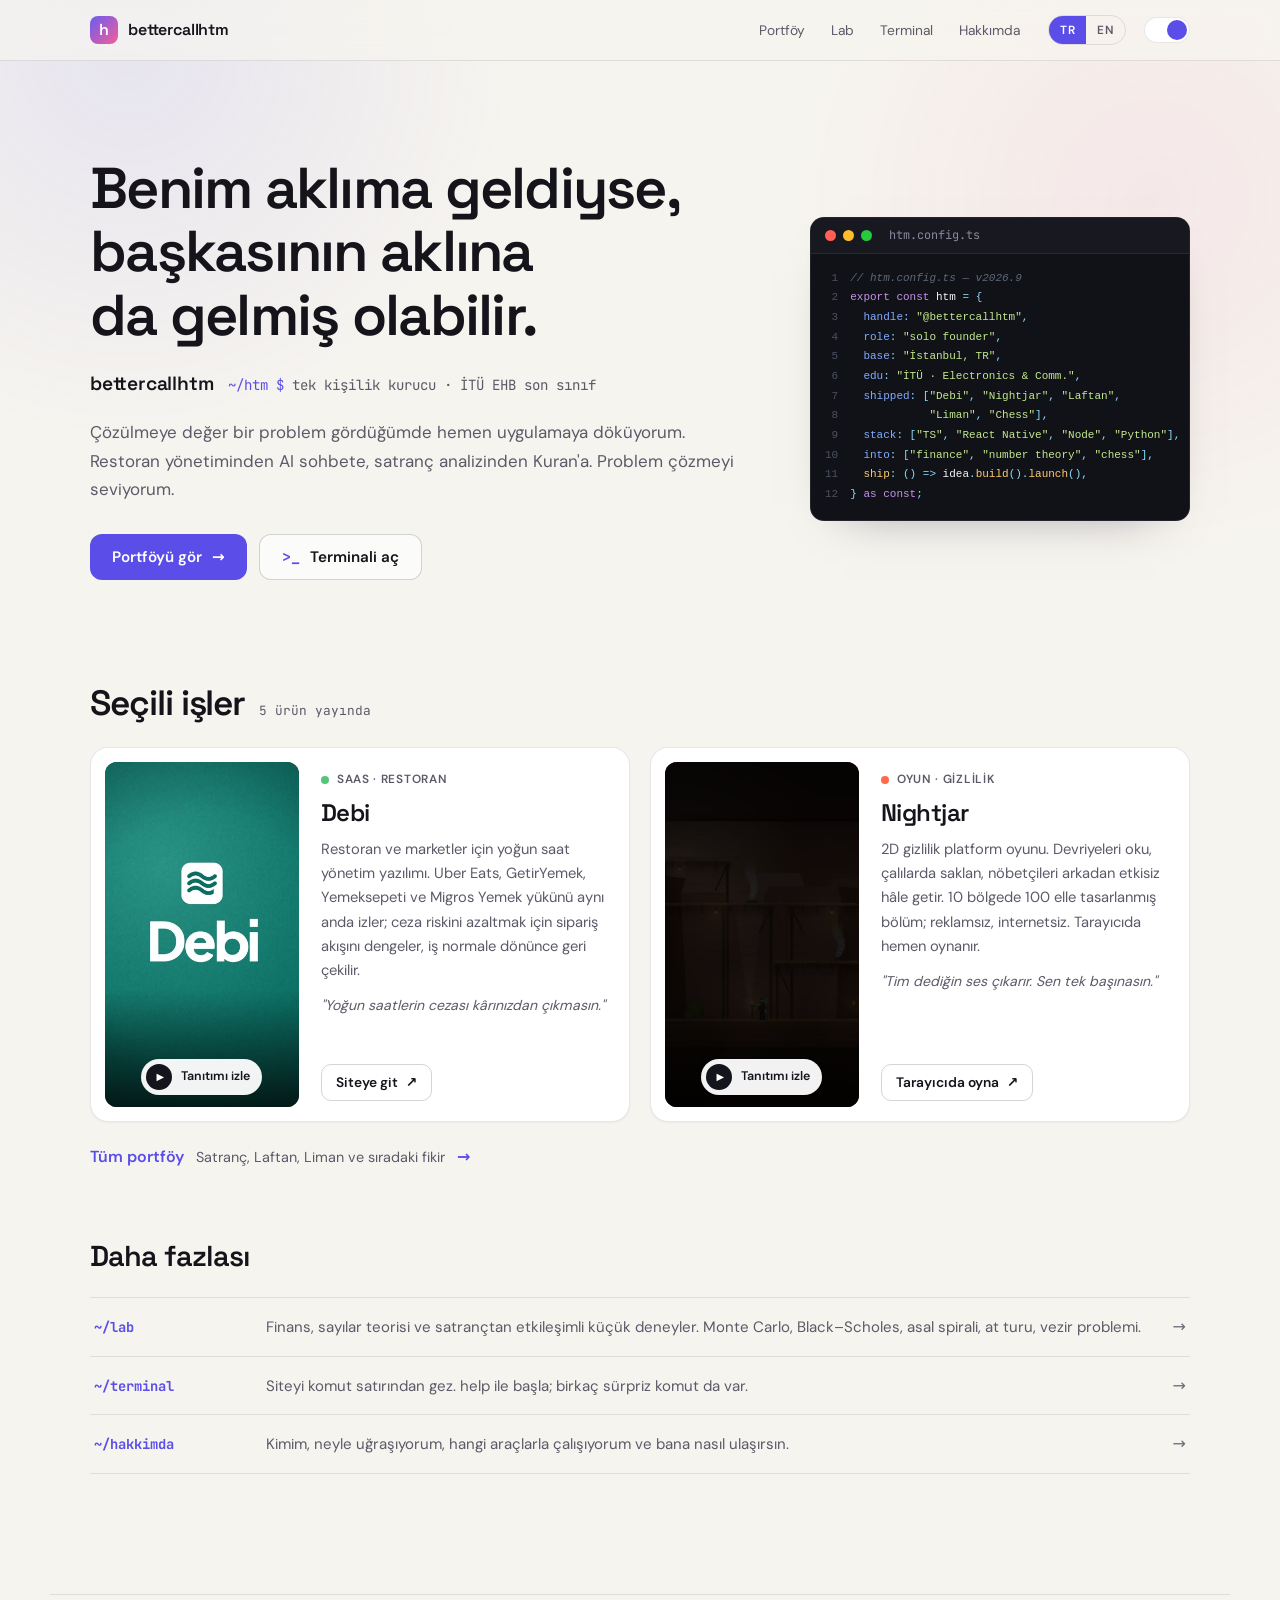
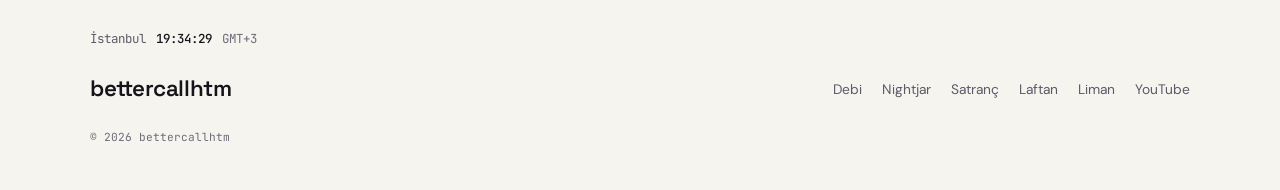
<file: index.html>
<!doctype html>
<html lang="tr">
<head>
<meta charset="utf-8">
<meta name="viewport" content="width=device-width, initial-scale=1">
<title>bettercallhtm</title>
<meta name="description" content="bettercallhtm — İstanbul'dan tek kişilik kurucu. Debi, Nightjar, Laftan, Liman ve Pratik Satranç Analizi. Trading, kod ve satranç.">
<link rel="canonical" href="https://bettercallhtm.com/">
<meta property="og:type" content="website">
<meta property="og:site_name" content="bettercallhtm">
<meta property="og:locale" content="tr_TR">
<meta property="og:url" content="https://bettercallhtm.com/">
<meta property="og:title" content="bettercallhtm">
<meta property="og:description" content="Solo founder. Ship > talk. Trading, kod ve satranç.">
<meta property="og:image" content="https://bettercallhtm.com/assets/img/og.png">
<meta property="og:image:width" content="1200">
<meta property="og:image:height" content="630">
<meta property="og:image:alt" content="bettercallhtm. Debi, Satranç, Laftan, Liman.">
<meta name="twitter:card" content="summary_large_image">
<meta name="twitter:site" content="@bett3rcallhtm">
<meta name="twitter:image" content="https://bettercallhtm.com/assets/img/og.png">

<link rel="icon" type="image/svg+xml" href="data:image/svg+xml,%3Csvg xmlns='http://www.w3.org/2000/svg' viewBox='0 0 100 100'%3E%3Cdefs%3E%3ClinearGradient id='g' x1='0' y1='0' x2='1' y2='1'%3E%3Cstop offset='0' stop-color='%236A5CF0'/%3E%3Cstop offset='1' stop-color='%23F45D9A'/%3E%3C/linearGradient%3E%3C/defs%3E%3Crect width='100' height='100' rx='24' fill='url(%23g)'/%3E%3Cg fill='none' stroke='%23fff' stroke-width='12' stroke-linecap='round' stroke-linejoin='round'%3E%3Cpath d='M35 24 V76'/%3E%3Cpath d='M35 52 C35 40 44 36 52 36 C61 36 67 43 67 54 V76'/%3E%3C/g%3E%3C/svg%3E">
<meta name="theme-color" content="#F6F4EF" media="(prefers-color-scheme: light)">
<meta name="theme-color" content="#0E0F14" media="(prefers-color-scheme: dark)">

<script>
  (function () {
    var d = document.documentElement;
    d.classList.add('js');
    try {
      var t = localStorage.getItem('theme');
      if (t === 'light' || t === 'dark') d.setAttribute('data-theme', t);
    } catch (e) {}
  })();
</script>

<link rel="preload" href="/assets/fonts/space-grotesk-600-latin.woff2" as="font" type="font/woff2" crossorigin>
<link rel="preload" href="/assets/fonts/dm-sans-latin.woff2" as="font" type="font/woff2" crossorigin>
<link rel="stylesheet" href="/assets/style.css">
</head>
<body>

<a class="skip" href="#main" data-tr="İçeriğe geç" data-en="Skip to content">İçeriğe geç</a>

<div class="bg-fx" aria-hidden="true"></div>

<!-- ── header ── -->
<header class="top">
  <nav class="nav wrap">
    <a href="/" class="brand" aria-label="bettercallhtm" aria-current="page">
      <span class="brand-mark" aria-hidden="true">h</span>
      <span class="brand-name">bettercallhtm</span>
    </a>
    <div class="nav-right">
      <ul class="nav-links">
        <li><a href="/portfoy"><span data-tr="Portföy" data-en="Portfolio">Portföy</span></a></li>
        <li><a href="/lab"><span>Lab</span></a></li>
        <li><a href="/terminal"><span>Terminal</span></a></li>
        <li><a href="/hakkimda"><span data-tr="Hakkımda" data-en="About">Hakkımda</span></a></li>
      </ul>
      <div class="lang-switch" role="group" aria-label="Dil / Language">
        <button class="lang-opt" data-lang="tr" aria-pressed="true">TR</button>
        <button class="lang-opt" data-lang="en" aria-pressed="false">EN</button>
      </div>
      <button class="switch" id="theme-switch" role="switch" aria-checked="true"
              data-tr-label="Koyu tema" data-en-label="Dark theme" aria-label="Koyu tema">
        <span class="switch-knob"></span>
      </button>
    </div>
  </nav>
  <div class="progress" id="progress" aria-hidden="true"></div>
</header>

<main id="main">

  <!-- ── hero ── -->
  <section class="hero" id="top">
    <div class="wrap hero-grid">
      <div class="hero-copy">
        <h1 class="hero-headline"
            data-tr="Benim aklıma geldiyse, başkasının aklına da gelmiş olabilir."
            data-en="If it crossed my mind, it may have crossed someone else's too.">Benim aklıma geldiyse, başkasının aklına da gelmiş olabilir.</h1>
        <p class="hero-id">
          <span class="hero-name">bettercallhtm</span>
          <span class="hero-role"><span class="role-ps" aria-hidden="true">~/htm $</span> <span data-tr="tek kişilik kurucu · İTÜ EHB son sınıf" data-en="solo founder · ITU ECE senior">tek kişilik kurucu · İTÜ EHB son sınıf</span></span>
        </p>
        <p class="hero-bio"
           data-tr="Çözülmeye değer bir problem gördüğümde hemen uygulamaya döküyorum. Restoran yönetiminden AI sohbete, satranç analizinden Kuran'a. Problem çözmeyi seviyorum."
           data-en="When I see a problem worth solving, I build it right away. From restaurant operations to AI chat, from chess analysis to the Qur'an. I love solving problems.">Çözülmeye değer bir problem gördüğümde hemen uygulamaya döküyorum. Restoran yönetiminden AI sohbete, satranç analizinden Kuran'a. Problem çözmeyi seviyorum.</p>
        <div class="hero-ctas">
          <a class="btn btn-primary" href="/portfoy">
            <span data-tr="Portföyü gör" data-en="View portfolio">Portföyü gör</span> <span aria-hidden="true">→</span>
          </a>
          <a class="btn btn-ghost" href="/terminal">
            <span class="mono" aria-hidden="true">&gt;_</span> <span data-tr="Terminali aç" data-en="Open terminal">Terminali aç</span>
          </a>
        </div>
      </div>

      <div class="hero-side" aria-hidden="true">
        <div class="code-win">
          <div class="win-bar">
            <i></i><i></i><i></i>
            <span class="win-title">htm.config.ts</span>
          </div>
          <pre class="code-body"><code id="code"></code></pre>
        </div>
      </div>
    </div>
  </section>

  <!-- ── selected work ── -->
  <section class="sec wrap" id="work">
    <header class="sec-head">
      <h2 class="sec-title" data-tr="Seçili işler" data-en="Selected work">Seçili işler</h2>
      <span class="sec-note" data-tr="5 ürün yayında" data-en="5 products live">5 ürün yayında</span>
    </header>

    <div class="grid">

      <article class="card rv" style="--c:#55C57A; --d:0ms">
        <button class="card-video" data-video="Gc_EkGWZ7jY"
                data-tr-label="Debi tanıtım filmini izle" data-en-label="Watch the Debi promo"
                aria-label="Debi tanıtım filmini izle">
          <img class="video-thumb" src="/assets/img/promo-debi.jpg" alt="" width="360" height="640" loading="lazy" decoding="async">
          <span class="video-poster">
            <span class="video-cta"><span class="play" aria-hidden="true">&#9654;</span><span class="video-label" data-tr="Tanıtımı izle" data-en="Watch the promo">Tanıtımı izle</span></span>
          </span>
        </button>
        <div class="card-main">
          <p class="card-cat" data-tr="SaaS · Restoran" data-en="SaaS · Restaurant">SaaS · Restoran</p>
          <h3 class="card-name"><a href="https://getdebi.com/" target="_blank" rel="noopener">Debi</a></h3>
          <p class="card-desc"
             data-tr="Restoran ve marketler için yoğun saat yönetim yazılımı. Uber Eats, GetirYemek, Yemeksepeti ve Migros Yemek yükünü aynı anda izler; ceza riskini azaltmak için sipariş akışını dengeler, iş normale dönünce geri çekilir."
             data-en="Rush-hour management software for restaurants and markets. It watches Uber Eats, GetirYemek, Yemeksepeti and Migros Yemek load at once; balances order flow to cut penalty risk, then eases off once things calm down.">Restoran ve marketler için yoğun saat yönetim yazılımı. Uber Eats, GetirYemek, Yemeksepeti ve Migros Yemek yükünü aynı anda izler; ceza riskini azaltmak için sipariş akışını dengeler, iş normale dönünce geri çekilir.</p>
          <p class="card-tag" data-tr="&quot;Yoğun saatlerin cezası kârınızdan çıkmasın.&quot;" data-en="&quot;Don't let rush-hour penalties eat your profit.&quot;">"Yoğun saatlerin cezası kârınızdan çıkmasın."</p>
          <a class="card-open" href="https://getdebi.com/" target="_blank" rel="noopener">
            <span data-tr="Siteye git" data-en="Visit site">Siteye git</span> <span aria-hidden="true">↗</span>
          </a>
        </div>
      </article>

      <article class="card rv" style="--c:#FF6B4A; --d:90ms">
        <button class="card-video" data-video="f0lNdKLnGBc"
                data-tr-label="Nightjar tanıtım filmini izle" data-en-label="Watch the Nightjar promo"
                aria-label="Nightjar tanıtım filmini izle">
          <img class="video-thumb" src="/assets/img/promo-nightjar.jpg" alt="" width="360" height="640" loading="lazy" decoding="async">
          <span class="video-poster">
            <span class="video-cta"><span class="play" aria-hidden="true">&#9654;</span><span class="video-label" data-tr="Tanıtımı izle" data-en="Watch the promo">Tanıtımı izle</span></span>
          </span>
        </button>
        <div class="card-main">
          <p class="card-cat" data-tr="Oyun · Gizlilik" data-en="Game · Stealth">Oyun · Gizlilik</p>
          <h3 class="card-name"><a href="/nightjar" target="_blank" rel="noopener">Nightjar</a></h3>
          <p class="card-desc"
             data-tr="2D gizlilik platform oyunu. Devriyeleri oku, çalılarda saklan, nöbetçileri arkadan etkisiz hâle getir. 10 bölgede 100 elle tasarlanmış bölüm; reklamsız, internetsiz. Tarayıcıda hemen oynanır."
             data-en="A 2D stealth platformer. Read the patrols, hide in the bushes, take guards down from behind. 100 hand-made levels across 10 regions; no ads, fully offline. Plays right in your browser.">2D gizlilik platform oyunu. Devriyeleri oku, çalılarda saklan, nöbetçileri arkadan etkisiz hâle getir. 10 bölgede 100 elle tasarlanmış bölüm; reklamsız, internetsiz. Tarayıcıda hemen oynanır.</p>
          <p class="card-tag" data-tr="&quot;Tim dediğin ses çıkarır. Sen tek başınasın.&quot;" data-en="&quot;Teams make noise. You go alone.&quot;">"Tim dediğin ses çıkarır. Sen tek başınasın."</p>
          <a class="card-open" href="/nightjar" target="_blank" rel="noopener">
            <span data-tr="Tarayıcıda oyna" data-en="Play in browser">Tarayıcıda oyna</span> <span aria-hidden="true">↗</span>
          </a>
        </div>
      </article>

    </div>

    <p class="more-link">
      <a href="/portfoy">
        <span data-tr="Tüm portföy" data-en="Full portfolio">Tüm portföy</span>
        <span class="more-sub" data-tr="Satranç, Laftan, Liman ve sıradaki fikir" data-en="Chess, Laftan, Liman and the next idea">Satranç, Laftan, Liman ve sıradaki fikir</span>
        <span aria-hidden="true">→</span>
      </a>
    </p>
  </section>

  <!-- ── the rest of the site ── -->
  <section class="sec sec-tight wrap" id="explore">
    <header class="sec-head">
      <h2 class="sec-title sec-title-sm" data-tr="Daha fazlası" data-en="More">Daha fazlası</h2>
    </header>
    <ul class="links">
      <li>
        <a href="/lab">
          <span class="links-path">~/lab</span>
          <span class="links-desc" data-tr="Finans, sayılar teorisi ve satrançtan etkileşimli küçük deneyler. Monte Carlo, Black–Scholes, asal spirali, at turu, vezir problemi."
                data-en="Small interactive experiments from finance, number theory and chess. Monte Carlo, Black–Scholes, prime spiral, knight's tour, n-queens.">Finans, sayılar teorisi ve satrançtan etkileşimli küçük deneyler. Monte Carlo, Black–Scholes, asal spirali, at turu, vezir problemi.</span>
          <span class="links-go" aria-hidden="true">→</span>
        </a>
      </li>
      <li>
        <a href="/terminal">
          <span class="links-path">~/terminal</span>
          <span class="links-desc" data-tr="Siteyi komut satırından gez. help ile başla; birkaç sürpriz komut da var."
                data-en="Browse the site from a command line. Start with help; there are a few hidden commands too.">Siteyi komut satırından gez. help ile başla; birkaç sürpriz komut da var.</span>
          <span class="links-go" aria-hidden="true">→</span>
        </a>
      </li>
      <li>
        <a href="/hakkimda">
          <span class="links-path">~/hakkimda</span>
          <span class="links-desc" data-tr="Kimim, neyle uğraşıyorum, hangi araçlarla çalışıyorum ve bana nasıl ulaşırsın."
                data-en="Who I am, what I'm into, the tools I use and how to reach me.">Kimim, neyle uğraşıyorum, hangi araçlarla çalışıyorum ve bana nasıl ulaşırsın.</span>
          <span class="links-go" aria-hidden="true">→</span>
        </a>
      </li>
    </ul>
  </section>

</main>

<!-- ── footer ── -->
<footer class="footer wrap">
  <div class="foot-top">
    <div class="foot-clock">İstanbul <b id="clock">--:--:--</b> <span>GMT+3</span></div>
  </div>
  <div class="foot-bottom">
    <span class="footer-sig">bettercallhtm</span>
    <ul class="footer-links">
      <li><a href="https://getdebi.com" target="_blank" rel="noopener">Debi</a></li>
      <li><a href="/nightjar" target="_blank" rel="noopener">Nightjar</a></li>
      <li><a href="https://pratiksatrancanaliz.getdebihook.com" target="_blank" rel="noopener" data-tr="Satranç" data-en="Chess">Satranç</a></li>
      <li><a href="https://laftan.vercel.app" target="_blank" rel="noopener">Laftan</a></li>
      <li><a href="https://liman-eosin.vercel.app" target="_blank" rel="noopener">Liman</a></li>
      <li><a href="https://www.youtube.com/@bettercallhtm" target="_blank" rel="noopener">YouTube</a></li>
    </ul>
  </div>
  <div class="foot-meta">
    <span>© 2026 bettercallhtm</span>
  </div>
</footer>

<!-- ── video lightbox ── -->
<div class="lightbox" id="lightbox" hidden>
  <div class="lb-backdrop" data-close></div>
  <div class="lb-content">
    <button class="lb-close" data-close aria-label="Kapat">&times;</button>
    <div class="lb-frame">
      <iframe id="lb-iframe" title="Tanıtım filmi"
        allow="autoplay; encrypted-media; picture-in-picture; fullscreen" allowfullscreen></iframe>
      <video id="lb-video" controls playsinline preload="none" hidden></video>
    </div>
    <a class="lb-yt" id="lb-yt" href="#" target="_blank" rel="noopener"
       data-tr="YouTube'da aç ↗" data-en="Open on YouTube ↗">YouTube'da aç ↗</a>
  </div>
</div>

<div class="toast" id="toast" role="status" aria-live="polite"></div>

<script src="/assets/app.js" defer></script>
</body>
</html>
</file>
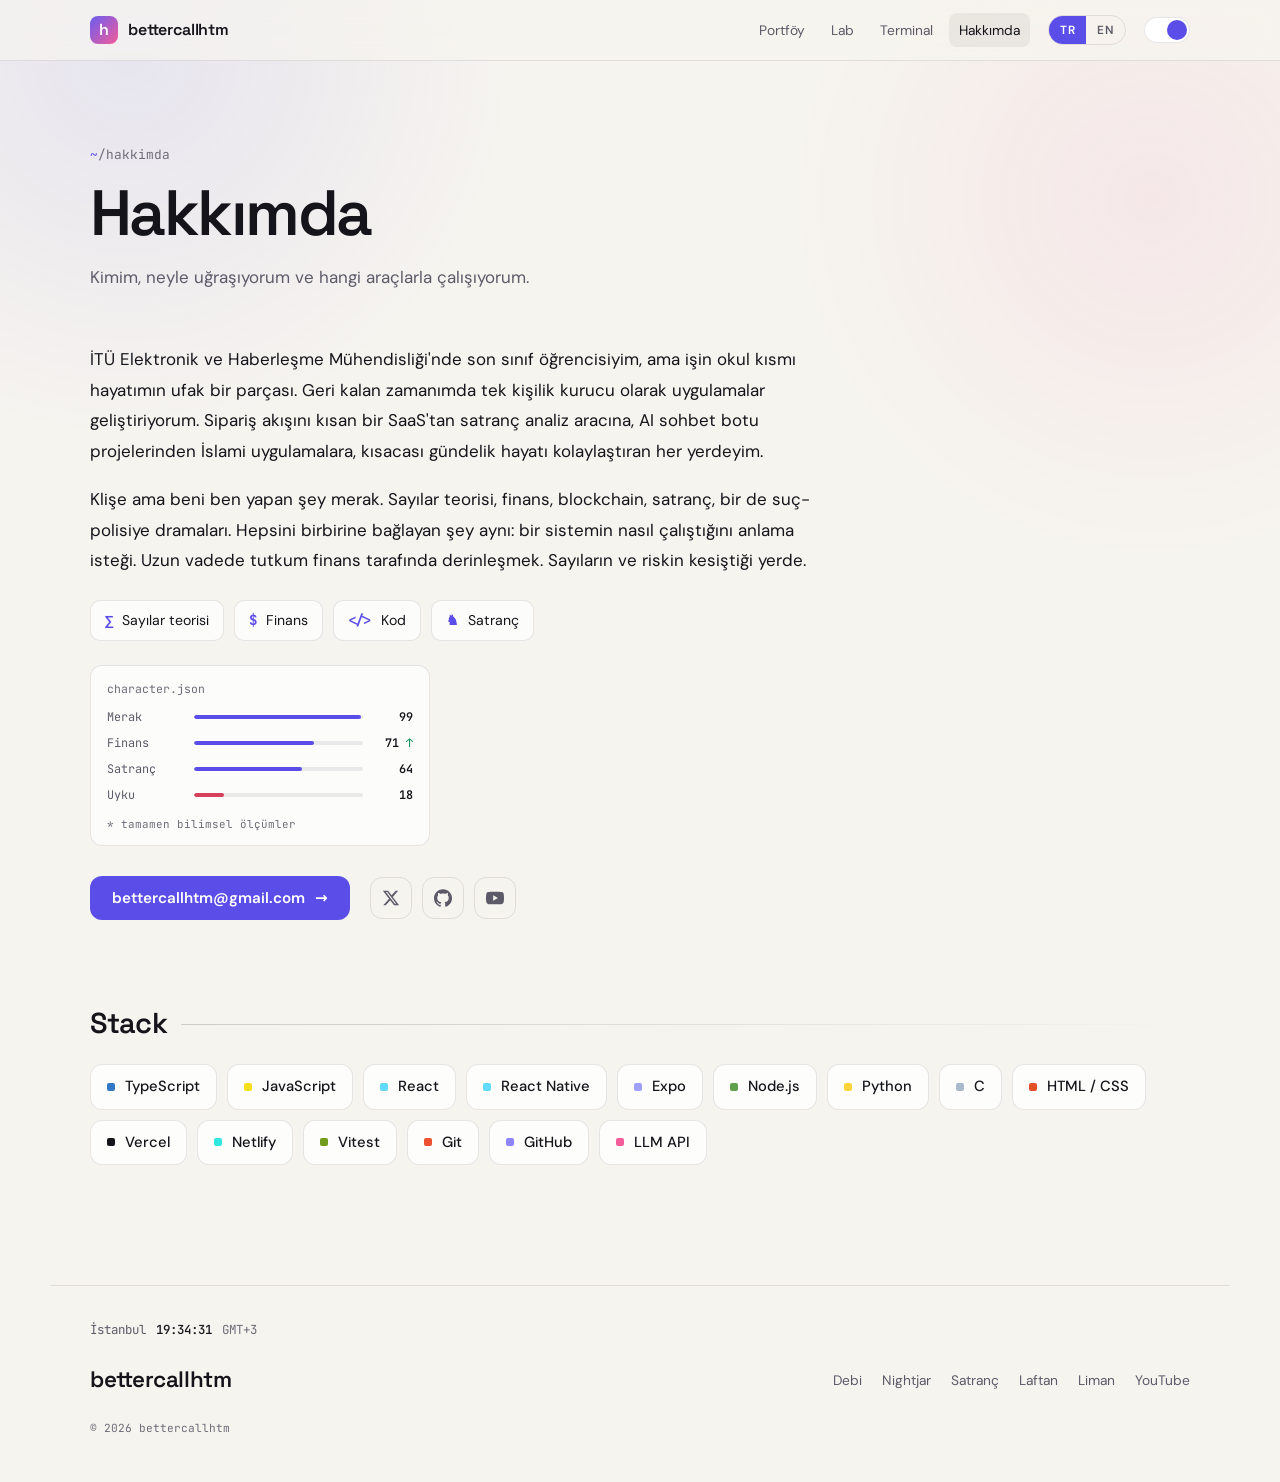
<file: hakkimda/index.html>
<!doctype html>
<html lang="tr">
<head>
<meta charset="utf-8">
<meta name="viewport" content="width=device-width, initial-scale=1">
<title>Hakkımda — bettercallhtm</title>
<meta name="description" content="İTÜ Elektronik ve Haberleşme son sınıf, tek kişilik kurucu. Finans, sayılar teorisi ve satranç.">
<link rel="canonical" href="https://bettercallhtm.com/hakkimda">
<meta property="og:type" content="website">
<meta property="og:site_name" content="bettercallhtm">
<meta property="og:locale" content="tr_TR">
<meta property="og:url" content="https://bettercallhtm.com/hakkimda">
<meta property="og:title" content="Hakkımda — bettercallhtm">
<meta property="og:description" content="Solo founder. Ship > talk. Trading, kod ve satranç.">
<meta property="og:image" content="https://bettercallhtm.com/assets/img/og.png">
<meta property="og:image:width" content="1200">
<meta property="og:image:height" content="630">
<meta property="og:image:alt" content="bettercallhtm. Debi, Satranç, Laftan, Liman.">
<meta name="twitter:card" content="summary_large_image">
<meta name="twitter:site" content="@bett3rcallhtm">
<meta name="twitter:image" content="https://bettercallhtm.com/assets/img/og.png">

<link rel="icon" type="image/svg+xml" href="data:image/svg+xml,%3Csvg xmlns='http://www.w3.org/2000/svg' viewBox='0 0 100 100'%3E%3Cdefs%3E%3ClinearGradient id='g' x1='0' y1='0' x2='1' y2='1'%3E%3Cstop offset='0' stop-color='%236A5CF0'/%3E%3Cstop offset='1' stop-color='%23F45D9A'/%3E%3C/linearGradient%3E%3C/defs%3E%3Crect width='100' height='100' rx='24' fill='url(%23g)'/%3E%3Cg fill='none' stroke='%23fff' stroke-width='12' stroke-linecap='round' stroke-linejoin='round'%3E%3Cpath d='M35 24 V76'/%3E%3Cpath d='M35 52 C35 40 44 36 52 36 C61 36 67 43 67 54 V76'/%3E%3C/g%3E%3C/svg%3E">
<meta name="theme-color" content="#F6F4EF" media="(prefers-color-scheme: light)">
<meta name="theme-color" content="#0E0F14" media="(prefers-color-scheme: dark)">

<script>
  (function () {
    var d = document.documentElement;
    d.classList.add('js');
    try {
      var t = localStorage.getItem('theme');
      if (t === 'light' || t === 'dark') d.setAttribute('data-theme', t);
    } catch (e) {}
  })();
</script>

<link rel="preload" href="/assets/fonts/space-grotesk-600-latin.woff2" as="font" type="font/woff2" crossorigin>
<link rel="preload" href="/assets/fonts/dm-sans-latin.woff2" as="font" type="font/woff2" crossorigin>
<link rel="stylesheet" href="/assets/style.css">
</head>
<body>

<a class="skip" href="#main" data-tr="İçeriğe geç" data-en="Skip to content">İçeriğe geç</a>

<div class="bg-fx" aria-hidden="true"></div>

<!-- ── header ── -->
<header class="top">
  <nav class="nav wrap">
    <a href="/" class="brand" aria-label="bettercallhtm">
      <span class="brand-mark" aria-hidden="true">h</span>
      <span class="brand-name">bettercallhtm</span>
    </a>
    <div class="nav-right">
      <ul class="nav-links">
        <li><a href="/portfoy"><span data-tr="Portföy" data-en="Portfolio">Portföy</span></a></li>
        <li><a href="/lab"><span>Lab</span></a></li>
        <li><a href="/terminal"><span>Terminal</span></a></li>
        <li><a href="/hakkimda" aria-current="page"><span data-tr="Hakkımda" data-en="About">Hakkımda</span></a></li>
      </ul>
      <div class="lang-switch" role="group" aria-label="Dil / Language">
        <button class="lang-opt" data-lang="tr" aria-pressed="true">TR</button>
        <button class="lang-opt" data-lang="en" aria-pressed="false">EN</button>
      </div>
      <button class="switch" id="theme-switch" role="switch" aria-checked="true"
              data-tr-label="Koyu tema" data-en-label="Dark theme" aria-label="Koyu tema">
        <span class="switch-knob"></span>
      </button>
    </div>
  </nav>
  <div class="progress" id="progress" aria-hidden="true"></div>
</header>

<main id="main">

  <!-- ── page head ── -->
  <section class="page-head wrap">
    <p class="crumb"><a href="/">~</a>/hakkimda</p>
    <h1 class="page-title" data-tr="Hakkımda" data-en="About">Hakkımda</h1>
    <p class="page-lead" data-tr="Kimim, neyle uğraşıyorum ve hangi araçlarla çalışıyorum." data-en="Who I am, what I'm into and the tools I work with.">Kimim, neyle uğraşıyorum ve hangi araçlarla çalışıyorum.</p>
  </section>
  <!-- ── about ── -->
  <section class="page-body wrap" id="about">

    <div class="about-grid">
      <div class="about-copy">
        <p class="about-text rv"
           data-tr="İTÜ Elektronik ve Haberleşme Mühendisliği'nde son sınıf öğrencisiyim, ama işin okul kısmı hayatımın ufak bir parçası. Geri kalan zamanımda tek kişilik kurucu olarak uygulamalar geliştiriyorum. Sipariş akışını kısan bir SaaS'tan satranç analiz aracına, AI sohbet botu projelerinden İslami uygulamalara, kısacası gündelik hayatı kolaylaştıran her yerdeyim."
           data-en="I'm a senior in Electronics & Communication Engineering at Istanbul Technical University, but the school part is a small piece of my life. The rest of the time I build apps as a solo founder. From a SaaS that shortens order flow to a chess analysis tool, from AI chatbot projects to Islamic apps — in short, I'm everywhere everyday life can be made easier.">İTÜ Elektronik ve Haberleşme Mühendisliği'nde son sınıf öğrencisiyim, ama işin okul kısmı hayatımın ufak bir parçası. Geri kalan zamanımda tek kişilik kurucu olarak uygulamalar geliştiriyorum. Sipariş akışını kısan bir SaaS'tan satranç analiz aracına, AI sohbet botu projelerinden İslami uygulamalara, kısacası gündelik hayatı kolaylaştıran her yerdeyim.</p>
        <p class="about-text rv"
           data-tr="Klişe ama beni ben yapan şey merak. Sayılar teorisi, finans, blockchain, satranç, bir de suç-polisiye dramaları. Hepsini birbirine bağlayan şey aynı: bir sistemin nasıl çalıştığını anlama isteği. Uzun vadede tutkum finans tarafında derinleşmek. Sayıların ve riskin kesiştiği yerde."
           data-en="Cliché, but what defines me is curiosity. Number theory, finance, blockchain, chess, and crime-detective dramas. What ties them all together is the same thing: the urge to understand how a system works. My long-term passion is to go deeper on the finance side. Where numbers and risk intersect.">Klişe ama beni ben yapan şey merak. Sayılar teorisi, finans, blockchain, satranç, bir de suç-polisiye dramaları. Hepsini birbirine bağlayan şey aynı: bir sistemin nasıl çalıştığını anlama isteği. Uzun vadede tutkum finans tarafında derinleşmek. Sayıların ve riskin kesiştiği yerde.</p>

        <ul class="interests rv">
          <li><b>∑</b><span data-tr="Sayılar teorisi" data-en="Number theory">Sayılar teorisi</span></li>
          <li><b>$</b><span data-tr="Finans" data-en="Finance">Finans</span></li>
          <li><b>&lt;/&gt;</b><span data-tr="Kod" data-en="Code">Kod</span></li>
          <li><b>♞</b><span data-tr="Satranç" data-en="Chess">Satranç</span></li>
        </ul>

        <aside class="charsheet rv" aria-label="character.json">
          <p class="cs-title">character.json</p>
          <div class="cs-body">
            <div class="cs-row"><span data-tr="Merak" data-en="Curiosity">Merak</span><div class="bar"><i style="--v:99"></i></div><b>99</b></div>
            <div class="cs-row"><span data-tr="Finans" data-en="Finance">Finans</span><div class="bar"><i style="--v:71"></i></div><b>71 <em>↑</em></b></div>
            <div class="cs-row"><span data-tr="Satranç" data-en="Chess">Satranç</span><div class="bar"><i style="--v:64"></i></div><b>64</b></div>
            <div class="cs-row low"><span data-tr="Uyku" data-en="Sleep">Uyku</span><div class="bar"><i style="--v:18"></i></div><b>18</b></div>
            <p class="cs-note" data-tr="* tamamen bilimsel ölçümler" data-en="* totally scientific measurements">* tamamen bilimsel ölçümler</p>
          </div>
        </aside>

        <div class="about-actions rv">
          <a class="btn btn-primary" href="https://mail.google.com/mail/?view=cm&amp;fs=1&amp;to=bettercallhtm@gmail.com" target="_blank" rel="noopener">
            bettercallhtm@gmail.com <span aria-hidden="true">→</span>
          </a>
          <div class="socials">
            <a class="social" href="https://x.com/bett3rcallhtm" target="_blank" rel="noopener" aria-label="X">
              <svg viewBox="0 0 24 24" aria-hidden="true"><path d="M18.244 2.25h3.308l-7.227 8.26 8.502 11.24H16.17l-5.214-6.817L4.99 21.75H1.68l7.73-8.835L1.254 2.25H8.08l4.713 6.231zm-1.161 17.52h1.833L7.084 4.126H5.117z"/></svg>
            </a>
            <a class="social" href="https://github.com/bettercallhtm" target="_blank" rel="noopener" aria-label="GitHub">
              <svg viewBox="0 0 24 24" aria-hidden="true"><path d="M12 .297c-6.63 0-12 5.373-12 12 0 5.303 3.438 9.8 8.205 11.385.6.113.82-.258.82-.577 0-.285-.01-1.04-.015-2.04-3.338.724-4.042-1.61-4.042-1.61C4.422 18.07 3.633 17.7 3.633 17.7c-1.087-.744.084-.729.084-.729 1.205.084 1.838 1.236 1.838 1.236 1.07 1.835 2.809 1.305 3.495.998.108-.776.417-1.305.76-1.605-2.665-.3-5.466-1.332-5.466-5.93 0-1.31.465-2.38 1.235-3.22-.135-.303-.54-1.523.105-3.176 0 0 1.005-.322 3.3 1.23.96-.267 1.98-.399 3-.405 1.02.006 2.04.138 3 .405 2.28-1.552 3.285-1.23 3.285-1.23.645 1.653.24 2.873.12 3.176.765.84 1.23 1.91 1.23 3.22 0 4.61-2.805 5.625-5.475 5.92.42.36.81 1.096.81 2.22 0 1.606-.015 2.896-.015 3.286 0 .315.21.69.825.57C20.565 22.092 24 17.592 24 12.297c0-6.627-5.373-12-12-12"/></svg>
            </a>
            <a class="social" href="https://www.youtube.com/@bettercallhtm" target="_blank" rel="noopener" aria-label="YouTube">
              <svg viewBox="0 0 24 24" aria-hidden="true"><path d="M23.498 6.186a3.016 3.016 0 00-2.122-2.136C19.505 3.545 12 3.545 12 3.545s-7.505 0-9.377.505A3.017 3.017 0 00.502 6.186C0 8.07 0 12 0 12s0 3.93.502 5.814a3.016 3.016 0 002.122 2.136c1.871.505 9.376.505 9.376.505s7.505 0 9.377-.505a3.015 3.015 0 002.122-2.136C24 15.93 24 12 24 12s0-3.93-.502-5.814zM9.545 15.568V8.432L15.818 12l-6.273 3.568z"/></svg>
            </a>
          </div>
        </div>
      </div>

    </div>
  </section>

  <!-- ── stack ── -->
  <section class="sec-sub" id="stack">
    <div class="wrap">
      <header class="sec-head rv">
        <h2 class="sec-title sec-title-sm">Stack</h2>
        <span class="sec-rule"></span>
      </header>
      <ul class="stack-list rv">
        <li class="pill"><i style="--p:#3178C6"></i>TypeScript</li>
        <li class="pill"><i style="--p:#F7DF1E"></i>JavaScript</li>
        <li class="pill"><i style="--p:#61DAFB"></i>React</li>
        <li class="pill"><i style="--p:#61DAFB"></i>React Native</li>
        <li class="pill"><i style="--p:#A0A0FF"></i>Expo</li>
        <li class="pill"><i style="--p:#5FA04E"></i>Node.js</li>
        <li class="pill"><i style="--p:#FFD43B"></i>Python</li>
        <li class="pill"><i style="--p:#A8B9CC"></i>C</li>
        <li class="pill"><i style="--p:#E34F26"></i>HTML / CSS</li>
        <li class="pill"><i class="mono-dot"></i>Vercel</li>
        <li class="pill"><i style="--p:#32E6E2"></i>Netlify</li>
        <li class="pill"><i style="--p:#729B1B"></i>Vitest</li>
        <li class="pill"><i style="--p:#F05032"></i>Git</li>
        <li class="pill"><i style="--p:#8F84FF"></i>GitHub</li>
        <li class="pill"><i style="--p:#F45D9A"></i>LLM API</li>
      </ul>
    </div>
  </section>


</main>

<!-- ── footer ── -->
<footer class="footer wrap">
  <div class="foot-top">
    <div class="foot-clock">İstanbul <b id="clock">--:--:--</b> <span>GMT+3</span></div>
  </div>
  <div class="foot-bottom">
    <span class="footer-sig">bettercallhtm</span>
    <ul class="footer-links">
      <li><a href="https://getdebi.com" target="_blank" rel="noopener">Debi</a></li>
      <li><a href="/nightjar" target="_blank" rel="noopener">Nightjar</a></li>
      <li><a href="https://pratiksatrancanaliz.getdebihook.com" target="_blank" rel="noopener" data-tr="Satranç" data-en="Chess">Satranç</a></li>
      <li><a href="https://laftan.vercel.app" target="_blank" rel="noopener">Laftan</a></li>
      <li><a href="https://liman-eosin.vercel.app" target="_blank" rel="noopener">Liman</a></li>
      <li><a href="https://www.youtube.com/@bettercallhtm" target="_blank" rel="noopener">YouTube</a></li>
    </ul>
  </div>
  <div class="foot-meta">
    <span>© 2026 bettercallhtm</span>
  </div>
</footer>

<div class="toast" id="toast" role="status" aria-live="polite"></div>

<script src="/assets/app.js" defer></script>
</body>
</html>
</file>
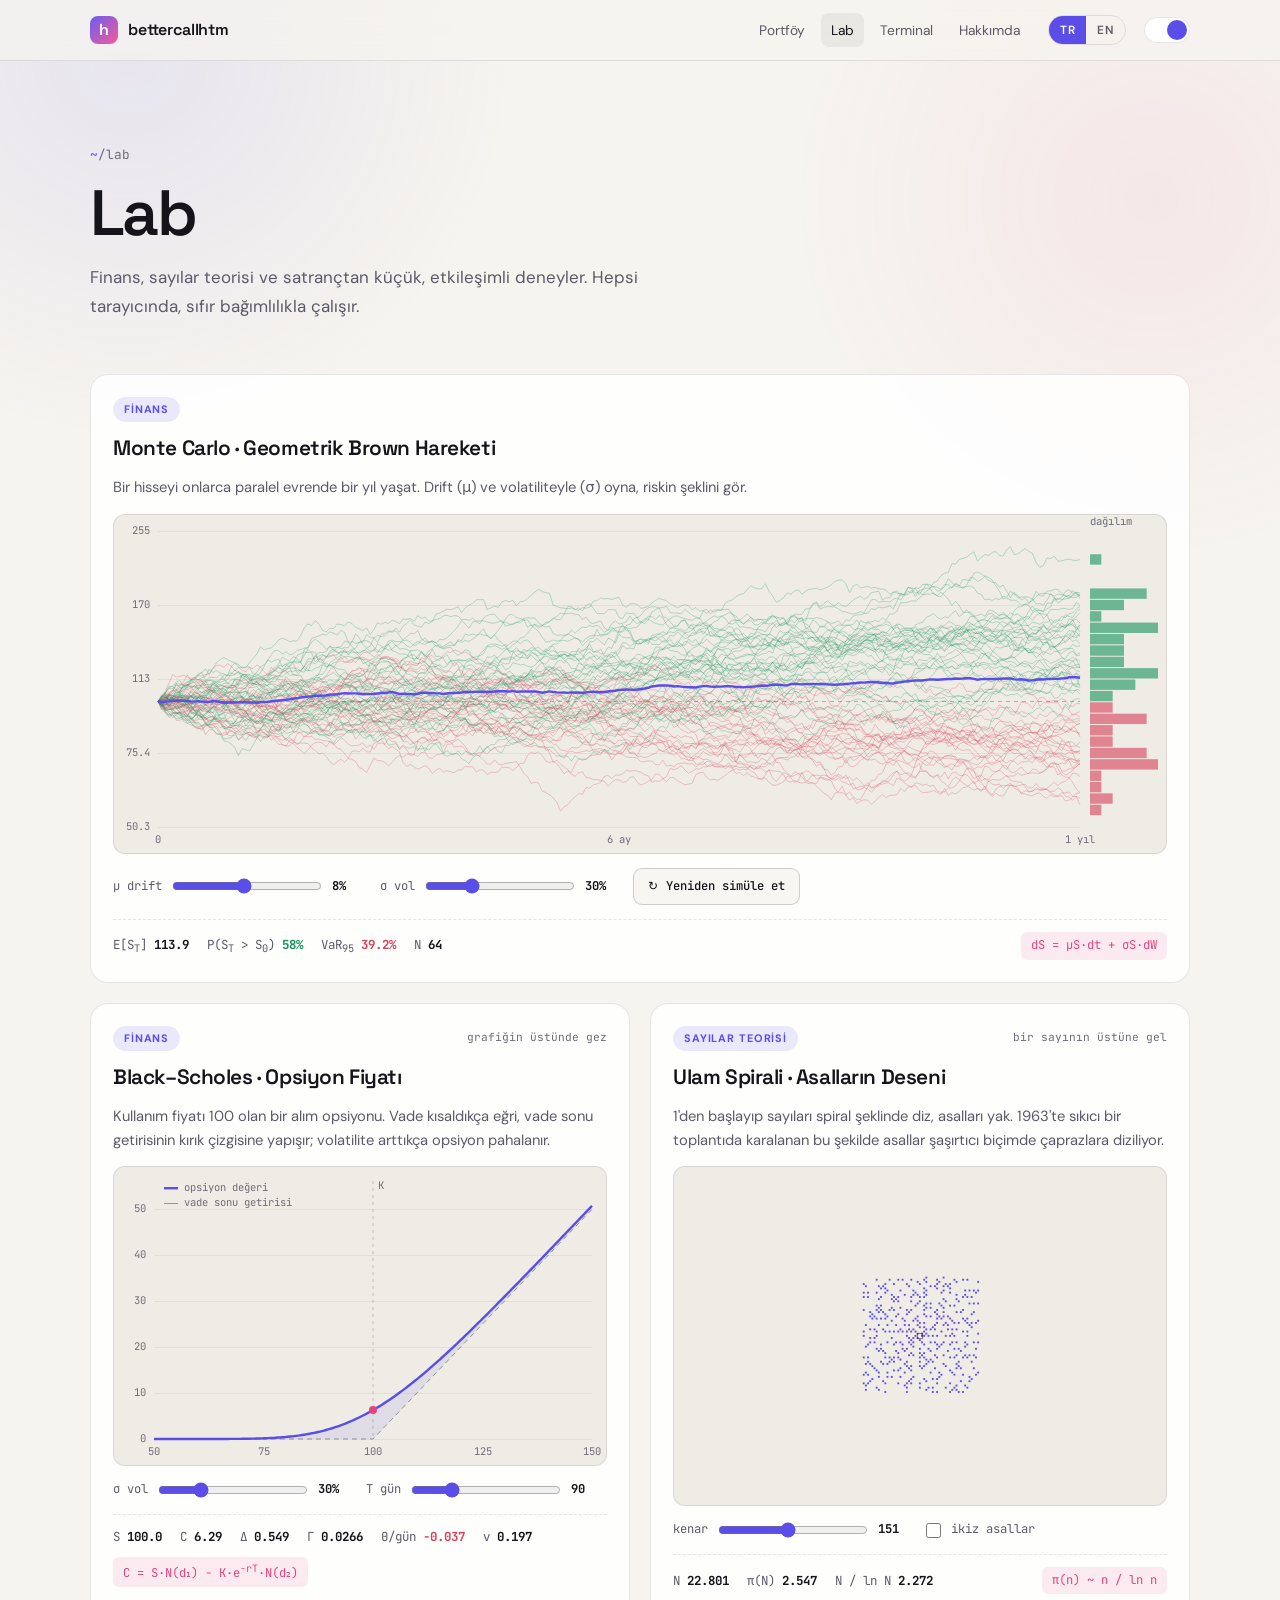
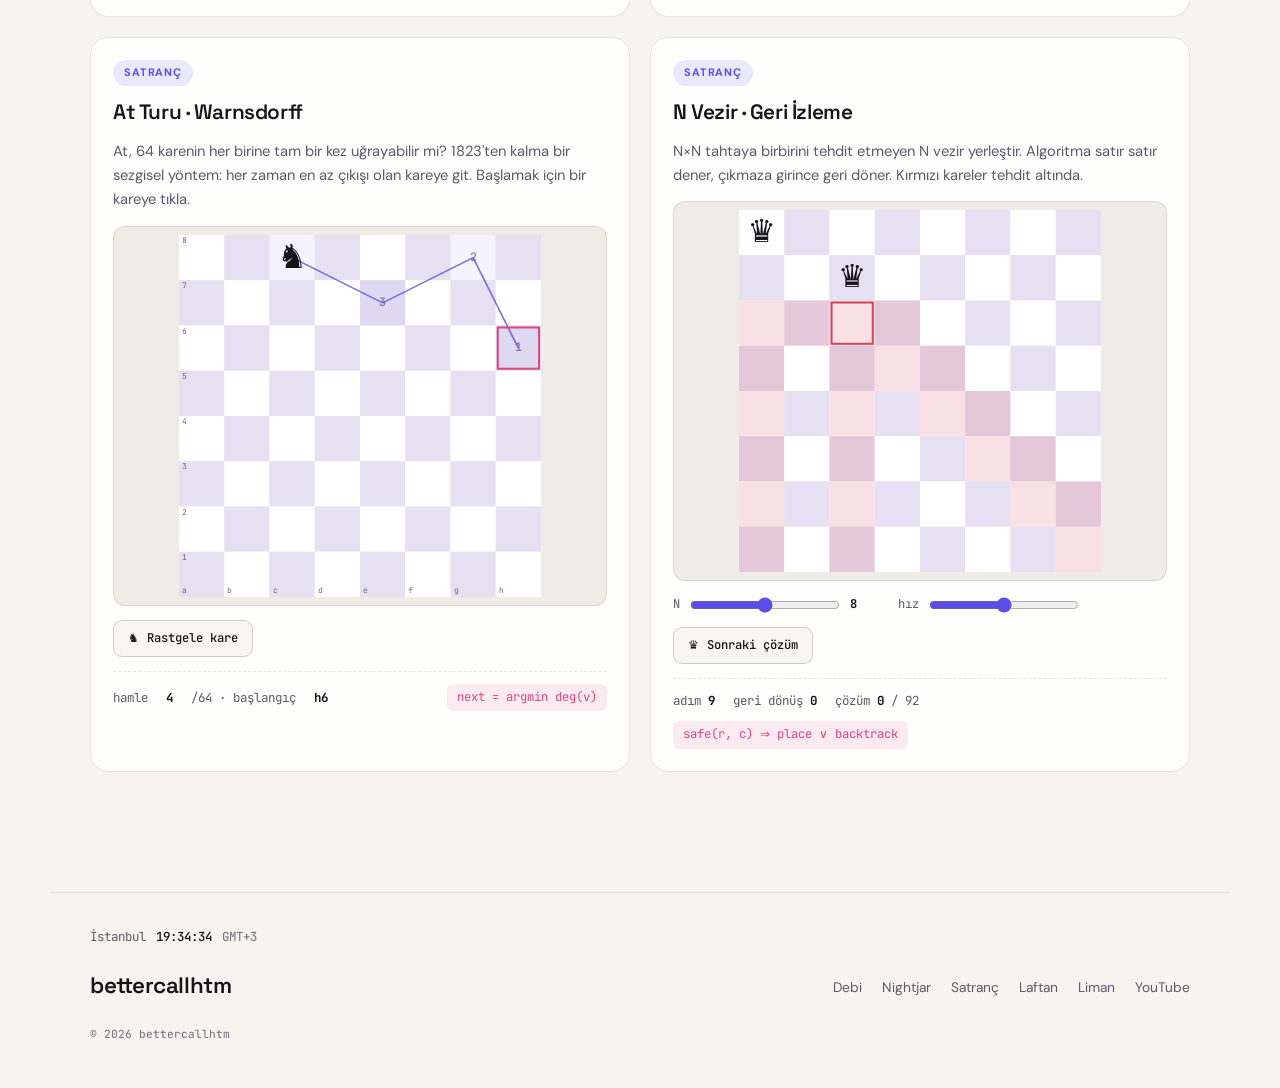
<file: lab/index.html>
<!doctype html>
<html lang="tr">
<head>
<meta charset="utf-8">
<meta name="viewport" content="width=device-width, initial-scale=1">
<title>Lab — bettercallhtm</title>
<meta name="description" content="Finans, sayılar teorisi ve satrançtan etkileşimli deneyler: Monte Carlo, Black–Scholes, Ulam spirali, at turu, n-vezir.">
<link rel="canonical" href="https://bettercallhtm.com/lab">
<meta property="og:type" content="website">
<meta property="og:site_name" content="bettercallhtm">
<meta property="og:locale" content="tr_TR">
<meta property="og:url" content="https://bettercallhtm.com/lab">
<meta property="og:title" content="Lab — bettercallhtm">
<meta property="og:description" content="Solo founder. Ship > talk. Trading, kod ve satranç.">
<meta property="og:image" content="https://bettercallhtm.com/assets/img/og.png">
<meta property="og:image:width" content="1200">
<meta property="og:image:height" content="630">
<meta property="og:image:alt" content="bettercallhtm. Debi, Satranç, Laftan, Liman.">
<meta name="twitter:card" content="summary_large_image">
<meta name="twitter:site" content="@bett3rcallhtm">
<meta name="twitter:image" content="https://bettercallhtm.com/assets/img/og.png">

<link rel="icon" type="image/svg+xml" href="data:image/svg+xml,%3Csvg xmlns='http://www.w3.org/2000/svg' viewBox='0 0 100 100'%3E%3Cdefs%3E%3ClinearGradient id='g' x1='0' y1='0' x2='1' y2='1'%3E%3Cstop offset='0' stop-color='%236A5CF0'/%3E%3Cstop offset='1' stop-color='%23F45D9A'/%3E%3C/linearGradient%3E%3C/defs%3E%3Crect width='100' height='100' rx='24' fill='url(%23g)'/%3E%3Cg fill='none' stroke='%23fff' stroke-width='12' stroke-linecap='round' stroke-linejoin='round'%3E%3Cpath d='M35 24 V76'/%3E%3Cpath d='M35 52 C35 40 44 36 52 36 C61 36 67 43 67 54 V76'/%3E%3C/g%3E%3C/svg%3E">
<meta name="theme-color" content="#F6F4EF" media="(prefers-color-scheme: light)">
<meta name="theme-color" content="#0E0F14" media="(prefers-color-scheme: dark)">

<script>
  (function () {
    var d = document.documentElement;
    d.classList.add('js');
    try {
      var t = localStorage.getItem('theme');
      if (t === 'light' || t === 'dark') d.setAttribute('data-theme', t);
    } catch (e) {}
  })();
</script>

<link rel="preload" href="/assets/fonts/space-grotesk-600-latin.woff2" as="font" type="font/woff2" crossorigin>
<link rel="preload" href="/assets/fonts/dm-sans-latin.woff2" as="font" type="font/woff2" crossorigin>
<link rel="stylesheet" href="/assets/style.css">
</head>
<body>

<a class="skip" href="#main" data-tr="İçeriğe geç" data-en="Skip to content">İçeriğe geç</a>

<div class="bg-fx" aria-hidden="true"></div>

<!-- ── header ── -->
<header class="top">
  <nav class="nav wrap">
    <a href="/" class="brand" aria-label="bettercallhtm">
      <span class="brand-mark" aria-hidden="true">h</span>
      <span class="brand-name">bettercallhtm</span>
    </a>
    <div class="nav-right">
      <ul class="nav-links">
        <li><a href="/portfoy"><span data-tr="Portföy" data-en="Portfolio">Portföy</span></a></li>
        <li><a href="/lab" aria-current="page"><span>Lab</span></a></li>
        <li><a href="/terminal"><span>Terminal</span></a></li>
        <li><a href="/hakkimda"><span data-tr="Hakkımda" data-en="About">Hakkımda</span></a></li>
      </ul>
      <div class="lang-switch" role="group" aria-label="Dil / Language">
        <button class="lang-opt" data-lang="tr" aria-pressed="true">TR</button>
        <button class="lang-opt" data-lang="en" aria-pressed="false">EN</button>
      </div>
      <button class="switch" id="theme-switch" role="switch" aria-checked="true"
              data-tr-label="Koyu tema" data-en-label="Dark theme" aria-label="Koyu tema">
        <span class="switch-knob"></span>
      </button>
    </div>
  </nav>
  <div class="progress" id="progress" aria-hidden="true"></div>
</header>

<main id="main">

  <!-- ── page head ── -->
  <section class="page-head wrap">
    <p class="crumb"><a href="/">~</a>/lab</p>
    <h1 class="page-title">Lab</h1>
    <p class="page-lead" data-tr="Finans, sayılar teorisi ve satrançtan küçük, etkileşimli deneyler. Hepsi tarayıcında, sıfır bağımlılıkla çalışır." data-en="Small interactive experiments from finance, number theory and chess. All of them run in your browser with zero dependencies.">Finans, sayılar teorisi ve satrançtan küçük, etkileşimli deneyler. Hepsi tarayıcında, sıfır bağımlılıkla çalışır.</p>
  </section>
  <!-- ── lab ── -->
  <section class="page-body wrap" id="lab">
    <div class="lab-grid">

      <!-- GBM Monte Carlo -->
      <article class="lab-tile wide rv" id="lab-gbm">
        <div class="lab-head">
          <span class="lab-tag" data-tr="finans" data-en="finance">finans</span>
        </div>
        <h3 class="lab-title" data-tr="Monte Carlo · Geometrik Brown Hareketi" data-en="Monte Carlo · Geometric Brownian Motion">Monte Carlo · Geometrik Brown Hareketi</h3>
        <p class="lab-desc"
           data-tr="Bir hisseyi onlarca paralel evrende bir yıl yaşat. Drift (μ) ve volatiliteyle (σ) oyna, riskin şeklini gör."
           data-en="Live one stock through dozens of parallel universes for a year. Play with drift (μ) and volatility (σ), and see the shape of risk.">Bir hisseyi onlarca paralel evrende bir yıl yaşat. Drift (μ) ve volatiliteyle (σ) oyna, riskin şeklini gör.</p>
        <canvas class="lab-canvas lab-canvas-tall" id="gbm-canvas" role="img" aria-label="Monte Carlo simulation of geometric Brownian motion price paths"></canvas>
        <div class="lab-controls">
          <label class="ctl"><span>μ drift</span><input type="range" id="gbm-mu" min="-0.3" max="0.5" step="0.01" value="0.08"><output id="gbm-mu-o">8%</output></label>
          <label class="ctl"><span>σ vol</span><input type="range" id="gbm-sigma" min="0.05" max="0.9" step="0.01" value="0.30"><output id="gbm-sigma-o">30%</output></label>
          <button class="lab-btn" id="gbm-run">↻ <span data-tr="Yeniden simüle et" data-en="Re-simulate">Yeniden simüle et</span></button>
        </div>
        <div class="lab-foot">
          <div class="lab-readout" id="gbm-stats">—</div>
          <code class="lab-formula">dS = μS·dt + σS·dW</code>
        </div>
      </article>

      <!-- Black–Scholes -->
      <article class="lab-tile rv" id="lab-bs">
        <div class="lab-head">
          <span class="lab-tag" data-tr="finans" data-en="finance">finans</span>
          <span class="lab-hint" data-tr="grafiğin üstünde gez" data-en="hover the chart">grafiğin üstünde gez</span>
        </div>
        <h3 class="lab-title" data-tr="Black–Scholes · Opsiyon Fiyatı" data-en="Black–Scholes · Option Price">Black–Scholes · Opsiyon Fiyatı</h3>
        <p class="lab-desc"
           data-tr="Kullanım fiyatı 100 olan bir alım opsiyonu. Vade kısaldıkça eğri, vade sonu getirisinin kırık çizgisine yapışır; volatilite arttıkça opsiyon pahalanır."
           data-en="A call option struck at 100. As expiry nears, the curve hugs the hockey-stick payoff; as volatility rises, the option gets pricier.">Kullanım fiyatı 100 olan bir alım opsiyonu. Vade kısaldıkça eğri, vade sonu getirisinin kırık çizgisine yapışır; volatilite arttıkça opsiyon pahalanır.</p>
        <canvas class="lab-canvas" id="bs-canvas" role="img" aria-label="Black–Scholes call option value against the underlying price"></canvas>
        <div class="lab-controls">
          <label class="ctl"><span>σ vol</span><input type="range" id="bs-sigma" min="0.05" max="1" step="0.01" value="0.30"><output id="bs-sigma-o">30%</output></label>
          <label class="ctl"><span data-tr="T gün" data-en="T days">T gün</span><input type="range" id="bs-t" min="1" max="365" step="1" value="90"><output id="bs-t-o">90</output></label>
        </div>
        <div class="lab-foot">
          <div class="lab-readout" id="bs-read">—</div>
          <code class="lab-formula">C = S·N(d₁) − K·e<sup>−rT</sup>·N(d₂)</code>
        </div>
      </article>

      <!-- Ulam spiral -->
      <article class="lab-tile rv" id="lab-ulam">
        <div class="lab-head">
          <span class="lab-tag" data-tr="sayılar teorisi" data-en="number theory">sayılar teorisi</span>
          <span class="lab-hint" data-tr="bir sayının üstüne gel" data-en="hover a number">bir sayının üstüne gel</span>
        </div>
        <h3 class="lab-title" data-tr="Ulam Spirali · Asalların Deseni" data-en="Ulam Spiral · The Shape of Primes">Ulam Spirali · Asalların Deseni</h3>
        <p class="lab-desc"
           data-tr="1'den başlayıp sayıları spiral şeklinde diz, asalları yak. 1963'te sıkıcı bir toplantıda karalanan bu şekilde asallar şaşırtıcı biçimde çaprazlara diziliyor."
           data-en="Lay the integers out in a spiral from 1 and light up the primes. Doodled in a boring meeting in 1963, the picture shows primes crowding onto diagonals.">1'den başlayıp sayıları spiral şeklinde diz, asalları yak. 1963'te sıkıcı bir toplantıda karalanan bu şekilde asallar şaşırtıcı biçimde çaprazlara diziliyor.</p>
        <canvas class="lab-canvas" id="ulam-canvas" role="img" aria-label="Ulam spiral with prime numbers highlighted"></canvas>
        <div class="lab-controls">
          <label class="ctl"><span data-tr="kenar" data-en="side">kenar</span><input type="range" id="ulam-n" min="21" max="301" step="10" value="151"><output id="ulam-n-o">151</output></label>
          <label class="ctl ctl-check"><input type="checkbox" id="ulam-twin"><span data-tr="ikiz asallar" data-en="twin primes">ikiz asallar</span></label>
        </div>
        <div class="lab-foot">
          <div class="lab-readout" id="ulam-read">—</div>
          <code class="lab-formula">π(n) ~ n / ln n</code>
        </div>
      </article>

      <!-- knight's tour -->
      <article class="lab-tile rv" id="lab-knight">
        <div class="lab-head">
          <span class="lab-tag" data-tr="satranç" data-en="chess">satranç</span>
        </div>
        <h3 class="lab-title" data-tr="At Turu · Warnsdorff" data-en="Knight's Tour · Warnsdorff">At Turu · Warnsdorff</h3>
        <p class="lab-desc"
           data-tr="At, 64 karenin her birine tam bir kez uğrayabilir mi? 1823'ten kalma bir sezgisel yöntem: her zaman en az çıkışı olan kareye git. Başlamak için bir kareye tıkla."
           data-en="Can a knight visit all 64 squares exactly once? A heuristic from 1823: always jump to the square with the fewest onward moves. Click any square to start there.">At, 64 karenin her birine tam bir kez uğrayabilir mi? 1823'ten kalma bir sezgisel yöntem: her zaman en az çıkışı olan kareye git. Başlamak için bir kareye tıkla.</p>
        <canvas class="lab-canvas" id="knight-canvas" role="img" aria-label="Knight's tour animation on a chessboard"></canvas>
        <div class="lab-controls">
          <button class="lab-btn" id="knight-run">♞ <span data-tr="Rastgele kare" data-en="Random square">Rastgele kare</span></button>
        </div>
        <div class="lab-foot">
          <div class="lab-readout" id="knight-read">—</div>
          <code class="lab-formula">next = argmin deg(v)</code>
        </div>
      </article>

      <!-- n-queens -->
      <article class="lab-tile rv" id="lab-queens">
        <div class="lab-head">
          <span class="lab-tag" data-tr="satranç" data-en="chess">satranç</span>
        </div>
        <h3 class="lab-title" data-tr="N Vezir · Geri İzleme" data-en="N-Queens · Backtracking">N Vezir · Geri İzleme</h3>
        <p class="lab-desc"
           data-tr="N×N tahtaya birbirini tehdit etmeyen N vezir yerleştir. Algoritma satır satır dener, çıkmaza girince geri döner. Kırmızı kareler tehdit altında."
           data-en="Place N queens on an N×N board so that none attack each other. The algorithm tries row by row and backs up at dead ends. Red squares are under attack.">N×N tahtaya birbirini tehdit etmeyen N vezir yerleştir. Algoritma satır satır dener, çıkmaza girince geri döner. Kırmızı kareler tehdit altında.</p>
        <canvas class="lab-canvas" id="queens-canvas" role="img" aria-label="N-queens backtracking animation"></canvas>
        <div class="lab-controls">
          <label class="ctl"><span>N</span><input type="range" id="queens-n" min="4" max="12" step="1" value="8"><output id="queens-n-o">8</output></label>
          <label class="ctl"><span data-tr="hız" data-en="speed">hız</span><input type="range" id="queens-speed" min="1" max="5" step="1" value="3"></label>
          <button class="lab-btn" id="queens-next">♛ <span data-tr="Sonraki çözüm" data-en="Next solution">Sonraki çözüm</span></button>
        </div>
        <div class="lab-foot">
          <div class="lab-readout" id="queens-read">—</div>
          <code class="lab-formula">safe(r, c) ⇒ place ∨ backtrack</code>
        </div>
      </article>

    </div>
  </section>


</main>

<!-- ── footer ── -->
<footer class="footer wrap">
  <div class="foot-top">
    <div class="foot-clock">İstanbul <b id="clock">--:--:--</b> <span>GMT+3</span></div>
  </div>
  <div class="foot-bottom">
    <span class="footer-sig">bettercallhtm</span>
    <ul class="footer-links">
      <li><a href="https://getdebi.com" target="_blank" rel="noopener">Debi</a></li>
      <li><a href="/nightjar" target="_blank" rel="noopener">Nightjar</a></li>
      <li><a href="https://pratiksatrancanaliz.getdebihook.com" target="_blank" rel="noopener" data-tr="Satranç" data-en="Chess">Satranç</a></li>
      <li><a href="https://laftan.vercel.app" target="_blank" rel="noopener">Laftan</a></li>
      <li><a href="https://liman-eosin.vercel.app" target="_blank" rel="noopener">Liman</a></li>
      <li><a href="https://www.youtube.com/@bettercallhtm" target="_blank" rel="noopener">YouTube</a></li>
    </ul>
  </div>
  <div class="foot-meta">
    <span>© 2026 bettercallhtm</span>
  </div>
</footer>

<div class="toast" id="toast" role="status" aria-live="polite"></div>

<script src="/assets/app.js" defer></script>
</body>
</html>
</file>
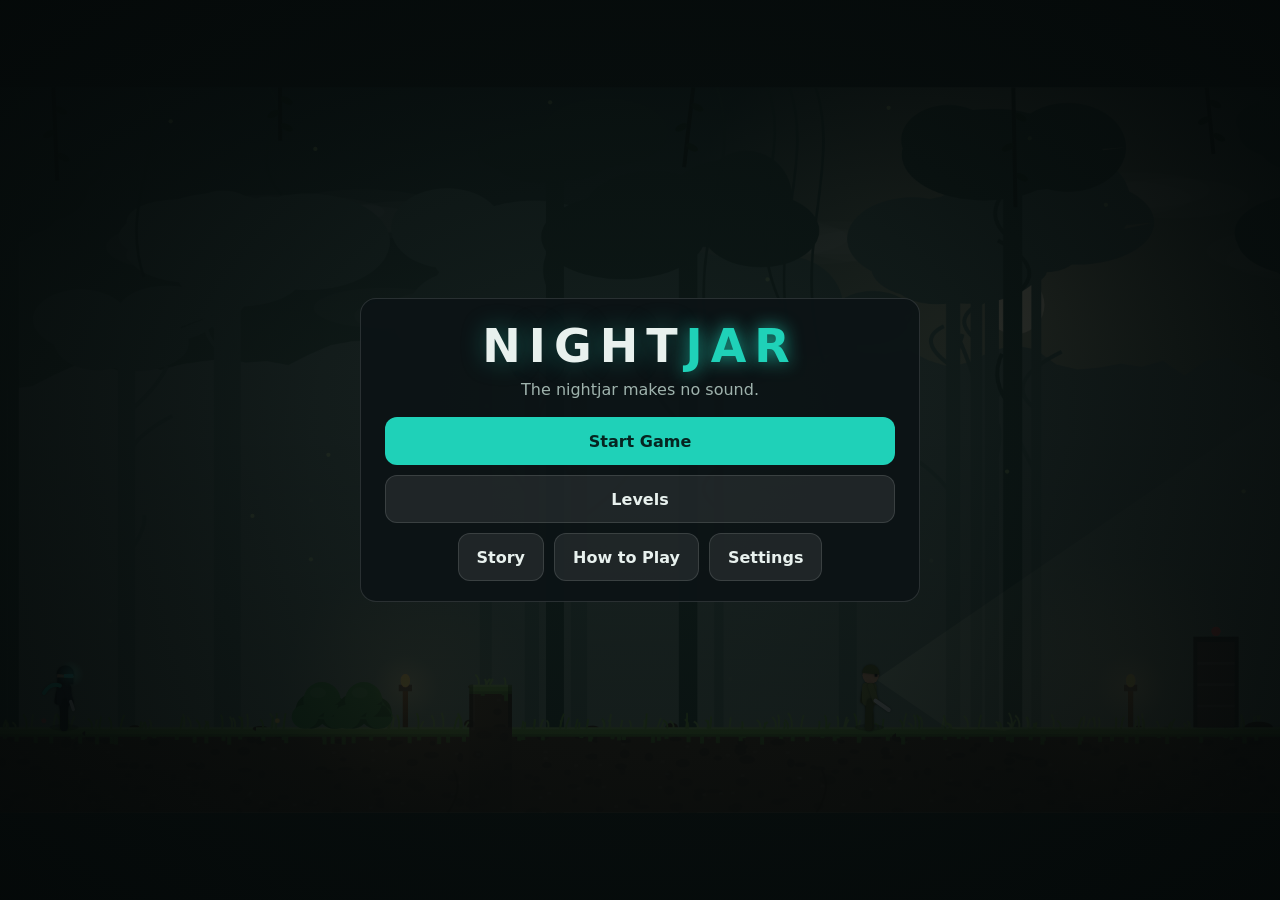
<file: nightjar/index.html>
<!doctype html>
<html lang="tr">
<head>
<meta charset="utf-8">
<meta name="viewport" content="width=device-width, initial-scale=1, maximum-scale=1, user-scalable=no, viewport-fit=cover">
<meta name="theme-color" content="#0f1f1c">
<meta name="mobile-web-app-capable" content="yes">
<meta name="apple-mobile-web-app-capable" content="yes">
<title>Nightjar — Sessiz Gölge</title>
<meta name="description" content="Nightjar: 2D gizlilik platform oyunu. 10 bölgede 100 elle tasarlanmış bölüm. Reklamsız, tarayıcıda oyna. — bettercallhtm">
<link rel="canonical" href="https://bettercallhtm.com/nightjar">
<link rel="icon" type="image/png" href="/nightjar/icon.png">
<meta property="og:type" content="website">
<meta property="og:site_name" content="bettercallhtm">
<meta property="og:url" content="https://bettercallhtm.com/nightjar">
<meta property="og:title" content="Nightjar — Sessiz Gölge">
<meta property="og:description" content="Gizlen, sız, arkadan vur. 100 elle tasarlanmış gizlilik bölümü. Tarayıcıda oyna.">
<meta property="og:image" content="https://bettercallhtm.com/nightjar/og.png">
<meta name="twitter:card" content="summary_large_image">
<meta name="twitter:image" content="https://bettercallhtm.com/nightjar/og.png">
<style>
  :root {
    color-scheme: dark;
    --bg: #0c1614;
    --panel: rgba(12, 20, 22, 0.94);
    --line: rgba(255, 255, 255, 0.12);
    --text: #e8f1ee;
    --muted: #9fb3ad;
    --accent: #1fd1b8;
    --danger: #ff5a4a;
    --gold: #ffd24a;
  }
  * { box-sizing: border-box; -webkit-tap-highlight-color: transparent; }
  html, body { margin: 0; height: 100%; background: var(--bg); color: var(--text); overflow: hidden;
    font-family: system-ui, -apple-system, "Segoe UI", Roboto, sans-serif; user-select: none; -webkit-user-select: none; touch-action: none; }
  canvas { position: fixed; inset: 0; display: block; touch-action: none; }
  .screen { position: fixed; inset: 0; display: none; align-items: center; justify-content: center;
    background: radial-gradient(ellipse at center, rgba(8,14,14,0.78), rgba(4,8,8,0.96)); z-index: 10;
    padding: max(16px, env(safe-area-inset-top)) max(16px, env(safe-area-inset-right)) max(16px, env(safe-area-inset-bottom)) max(16px, env(safe-area-inset-left)); }
  .screen.on { display: flex; }
  .card { background: var(--panel); border: 1px solid var(--line); border-radius: 16px; padding: 20px 24px; max-width: 560px; width: 100%;
    max-height: 100%; overflow: auto; text-align: center; touch-action: pan-y; }
  h1 { margin: 0 0 4px; font-size: clamp(28px, 6vw, 46px); letter-spacing: 3px; font-weight: 900; }
  h1 span { color: var(--accent); }
  h2 { margin: 0 0 12px; font-size: 22px; letter-spacing: 1px; }
  p { color: var(--muted); margin: 6px 0; line-height: 1.4; }
  .btns { display: flex; flex-direction: column; gap: 10px; margin-top: 16px; align-items: stretch; }
  .row { display: flex; gap: 10px; justify-content: center; flex-wrap: wrap; }
  button { font: inherit; font-weight: 700; font-size: 16px; color: var(--text); background: rgba(255,255,255,0.08);
    border: 1px solid var(--line); border-radius: 12px; padding: 12px 18px; min-height: 48px; cursor: pointer; touch-action: manipulation; }
  button:active { transform: scale(0.97); }
  button.primary { background: var(--accent); color: #062521; border-color: transparent; }
  button.danger { color: var(--danger); }
  button:disabled { opacity: 0.35; }
  .levels-wrap { width: 100%; max-width: 980px; max-height: 100%; display: flex; flex-direction: column; min-height: 0; }
  .carousel { position: relative; display: flex; align-items: center; gap: 6px; min-height: 0; }
  #actList { flex: 1; display: flex; gap: 14px; overflow-x: auto; overflow-y: hidden; scroll-snap-type: x mandatory; touch-action: pan-x; scrollbar-width: none; padding: 4px 2px 8px; }
  #actList::-webkit-scrollbar { display: none; }
  .act { flex: 0 0 min(78vw, 520px); scroll-snap-align: center; background: var(--panel); border: 1px solid var(--line); border-radius: 16px; padding: 10px; text-align: left; overflow: hidden; }
  .act h3 { margin: 8px 4px 8px; font-size: 17px; color: var(--text); font-weight: 800; letter-spacing: 1px; }
  .thumb { position: relative; width: 100%; aspect-ratio: 30 / 17; max-height: 42vh; border-radius: 10px; background: #0b1210 center / cover no-repeat; box-shadow: inset 0 0 0 1px var(--line); }
  .thumb.locked { filter: grayscale(0.85) brightness(0.45); }
  .thumb .actno { position: absolute; left: 8px; top: 6px; font-size: 11px; font-weight: 800; letter-spacing: 2px; color: rgba(255,255,255,0.85); text-shadow: 0 1px 3px #000; }
  .thumb .soon { position: absolute; inset: 0; display: flex; align-items: center; justify-content: center; font-weight: 800; letter-spacing: 3px; text-transform: uppercase; color: var(--muted); }
  .navbtn { flex: 0 0 auto; width: 40px; min-height: 64px; padding: 0; font-size: 26px; }
  .actdots { display: flex; justify-content: center; gap: 6px; margin-top: 6px; }
  .actdots i { width: 18px; height: 4px; border-radius: 2px; background: var(--line); cursor: pointer; }
  .actdots i.on { background: var(--accent); }
  .grid { display: grid; grid-template-columns: repeat(10, 1fr); gap: 5px; }
  .lv { position: relative; min-height: 46px; padding: 4px; font-size: 15px; }
  .lv .g { position: absolute; right: 3px; top: 1px; font-size: 11px; font-weight: 900; }
  .g.S { color: var(--gold); } .g.A { color: #6dffa6; } .g.B { color: #8fc8ff; } .g.C { color: #ffb347; } .g.D { color: #ff8a80; }
  .topbar { display: flex; justify-content: space-between; align-items: center; margin-bottom: 10px; gap: 10px; }
  .grade { font-size: 84px; font-weight: 900; line-height: 1; margin: 4px 0; }
  table.stats { margin: 8px auto 0; border-collapse: collapse; font-size: 15px; }
  table.stats td { padding: 3px 10px; text-align: left; }
  table.stats td:last-child { text-align: right; font-weight: 700; }
  .setting { display: flex; justify-content: space-between; align-items: center; gap: 12px; padding: 8px 0; border-bottom: 1px solid var(--line); text-align: left; }
  .help { text-align: left; }
  .help li { margin: 6px 0; color: var(--muted); }
  .help b { color: var(--text); }
  #hint { position: fixed; left: 50%; top: max(10px, env(safe-area-inset-top)); transform: translateX(-50%); z-index: 5;
    max-width: min(620px, 70vw); background: rgba(8,14,14,0.82); border: 1px solid var(--line); border-radius: 12px;
    padding: 8px 14px; font-size: 14px; line-height: 1.35; text-align: center; pointer-events: none; transition: opacity 0.6s; opacity: 0; }
  #hint { background: linear-gradient(90deg, rgba(8,14,14,0), rgba(8,14,14,0.85) 20%, rgba(8,14,14,0.85) 80%, rgba(8,14,14,0)); border: 0; border-radius: 0; padding: 10px 60px; }
  #hint small { display: block; font-size: 11px; letter-spacing: 4px; text-transform: uppercase; color: var(--muted); }
  #hint b { color: var(--text); display: block; font-size: 22px; letter-spacing: 2px; font-weight: 800; }
  #hint.show b { animation: cardin 0.7s ease both; }
  #hint.show small { animation: cardin 0.7s 0.1s ease both; }
  @keyframes cardin { from { opacity: 0; letter-spacing: 10px; } to { opacity: 1; } }
  .logo { text-shadow: 0 0 24px rgba(31,209,184,0.35); }
  .logo span { text-shadow: 0 0 18px rgba(31,209,184,0.8); }
  #rotate { position: fixed; inset: 0; z-index: 50; display: none; align-items: center; justify-content: center; flex-direction: column;
    background: var(--bg); text-align: center; padding: 24px; }
  #rotate .phone { width: 44px; height: 76px; border: 3px solid var(--accent); border-radius: 8px; margin-bottom: 16px; animation: rot 1.6s ease-in-out infinite; }
  @keyframes rot { 0%, 30% { transform: rotate(0); } 60%, 100% { transform: rotate(90deg); } }
  @media (orientation: portrait) and (max-width: 900px) { #rotate { display: flex; } }
  .small { font-size: 13px; }
  @media (max-height: 420px) {
    .card { padding: 14px 18px; }
    .grade { font-size: 60px; }
    h1 { font-size: 30px; }
    .btns { gap: 8px; margin-top: 10px; }
    button { min-height: 42px; padding: 8px 14px; }
    .lv { min-height: 36px; }
    .thumb { max-height: 34vh; }
  }
  .logo { letter-spacing: 8px; }
  .story { background: radial-gradient(ellipse at 30% 40%, rgba(10,20,20,0.55), rgba(3,6,6,0.94)); }
  .story .skip { position: absolute; top: max(14px, env(safe-area-inset-top)); right: max(14px, env(safe-area-inset-right)); min-height: 40px; padding: 8px 16px; }
  .story-body { max-width: 640px; width: 100%; text-align: left; display: flex; flex-direction: column; gap: 18px; align-items: flex-start; }
  .story-text { font-size: clamp(18px, 3.2vw, 26px); line-height: 1.45; color: var(--text); margin: 0; min-height: 4.4em; text-wrap: balance; animation: fadein 0.6s ease both; }
  .story-text b { color: var(--accent); letter-spacing: 1px; }
  .dots { display: flex; gap: 6px; }
  .dots i { width: 22px; height: 3px; border-radius: 2px; background: var(--line); }
  .dots i.on { background: var(--accent); }
  @keyframes fadein { from { opacity: 0; transform: translateY(6px); } to { opacity: 1; transform: none; } }
  @media (prefers-reduced-motion: reduce) { .story-text { animation: none; } }
</style>
</head>
<body>
<canvas id="game"></canvas>
<div id="hint"></div>

<div id="title" class="screen">
  <div class="card">
    <h1 class="logo">NIGHT<span>JAR</span></h1>
    <p data-i18n="tagline"></p>
    <div class="btns">
      <button class="primary" id="btnContinue"></button>
      <button id="btnLevels" data-i18n="levels"></button>
      <div class="row">
        <button id="btnStory" data-i18n="story"></button>
        <button id="btnHelp" data-i18n="help"></button>
        <button id="btnSettings" data-i18n="settings"></button>
      </div>
    </div>
  </div>
</div>

<div id="story" class="screen story">
  <button id="btnSkip" class="skip" data-i18n="skip"></button>
  <div class="story-body">
    <p id="storyText" class="story-text"></p>
    <div id="storyDots" class="dots"></div>
    <button class="primary" id="btnStoryNext"></button>
  </div>
</div>

<div id="levels" class="screen">
  <div class="levels-wrap">
    <div class="topbar">
      <button id="btnLevelsBack" data-i18n="back"></button>
      <h2 style="margin:0" data-i18n="levels"></h2>
      <span class="small" id="progressText"></span>
    </div>
    <div class="carousel">
      <button id="btnActPrev" class="navbtn" aria-label="‹">‹</button>
      <div id="actList"></div>
      <button id="btnActNext" class="navbtn" aria-label="›">›</button>
    </div>
    <div id="actDots" class="actdots"></div>
  </div>
</div>

<div id="pause" class="screen">
  <div class="card">
    <h2 data-i18n="paused"></h2>
    <p id="pauseLevel"></p>
    <div class="btns">
      <button class="primary" id="btnResume" data-i18n="resume"></button>
      <button id="btnRestart" data-i18n="restart"></button>
      <button id="btnPauseLevels" data-i18n="levels"></button>
      <button id="btnPauseMenu" data-i18n="main_menu"></button>
    </div>
  </div>
</div>

<div id="dead" class="screen">
  <div class="card">
    <h2 style="color:var(--danger)" data-i18n="caught"></h2>
    <p id="deadCause"></p>
    <div class="btns">
      <button class="primary" id="btnRetry" data-i18n="retry"></button>
      <button id="btnDeadMenu" data-i18n="levels"></button>
    </div>
  </div>
</div>

<div id="result" class="screen">
  <div class="card">
    <p id="resultLevel" class="small"></p>
    <div class="grade" id="resultGrade">A</div>
    <p id="resultNote"></p>
    <table class="stats" id="resultStats"></table>
    <div class="btns">
      <button class="primary" id="btnNext" data-i18n="next_level"></button>
      <div class="row">
        <button id="btnReplay" data-i18n="replay"></button>
        <button id="btnResultLevels" data-i18n="levels"></button>
      </div>
    </div>
  </div>
</div>

<div id="final" class="screen">
  <div class="card">
    <h2 id="finalTitle"></h2>
    <div class="grade" id="finalGrade">A</div>
    <p id="finalText"></p>
    <table class="stats" id="finalStats"></table>
    <div class="btns">
      <button class="primary" id="btnFinalLevels" data-i18n="levels"></button>
      <button id="btnFinalMenu" data-i18n="main_menu"></button>
    </div>
  </div>
</div>

<div id="help" class="screen">
  <div class="card help">
    <h2 style="text-align:center" data-i18n="help"></h2>
    <ul id="helpList"></ul>
    <p class="small" data-i18n="help_keys"></p>
    <div class="btns"><button class="primary" id="btnHelpBack" data-i18n="ok"></button></div>
  </div>
</div>

<div id="settings" class="screen">
  <div class="card">
    <h2 data-i18n="settings"></h2>
    <div class="setting"><span data-i18n="set_lang"></span><button id="setLang"></button></div>
    <div class="setting"><span data-i18n="set_sound"></span><button id="setSound"></button></div>
    <div class="setting"><span data-i18n="set_music"></span><button id="setMusic"></button></div>
    <div class="setting"><span data-i18n="set_vibrate"></span><button id="setVibrate"></button></div>
    <div class="setting"><span data-i18n="set_cones"></span><button id="setCones"></button></div>
    <div class="setting"><span data-i18n="set_stick"></span><button id="setStick"></button></div>
    <div class="setting"><span data-i18n="set_unlock"></span><button id="setUnlock"></button></div>
    <div class="setting"><span data-i18n="set_reset"></span><button class="danger" id="setReset" data-i18n="reset_btn"></button></div>
    <div class="btns"><button class="primary" id="btnSettingsBack" data-i18n="ok"></button></div>
  </div>
</div>

<div id="rotate">
  <div class="phone"></div>
  <p data-i18n="rotate"></p>
</div>

<script>
(() => {
const __mods = {};

// ---- js/core/const.js ----
__mods['js/core/const.js'] = (() => {
// Shared constants for the simulation. Units: pixels and seconds.
const TILE = 32;
const COLS = 30;
const ROWS = 17;
const W = COLS * TILE; // 960
const H = ROWS * TILE; // 544
const DT = 1 / 60;

// Tile kinds stored in the level grid.
const T = {
  EMPTY: 0,
  SOLID: 1,
  PLANK: 2, // one-way platform occupying the top PLANK_H px of the tile
  LADDER: 3,
  BUSH: 4, // passable cover: crouching inside hides the player
  WATER: 5, // deadly
  BREAK: 6, // plank that collapses shortly after being stood on
  DOOR: 7, // mechanical shutter: solid while closed, opens and closes on a cycle
};
const PLANK_H = 8;

const PLAYER = {
  w: 18,
  h: 44,
  crouchH: 28,
  walk: 135,
  crouchSpeed: 68,
  accel: 1500,
  friction: 1700,
  airAccel: 950,
  gravity: 1800,
  jumpV: 510,
  maxFall: 900,
  coyote: 0.1,
  jumpBuffer: 0.14,
  climbSpeed: 115,
  hangSpeed: 62,
  gripDrain: 0.3, // per second, grip is 0..1
  gripRegen: 1.2,
  climbUpTime: 0.3,
  dropHoldTime: 0.38,
  attackCooldown: 0.3,
  attackTime: 0.18,
  reach: 30,
  autoJumpDelay: 0.16,
};

// Sight is unlimited along the facing direction (walls, planks and low cover block it).
// Enemies react instantly and strike faster than the player can turn a fight around.
const SIGHT_RANGE = 40 * TILE;
const ENEMY_TYPES = {
  guard: { speed: 48, runSpeed: 200, reach: 32, windup: 0.12, pause: 1.1, heavy: false, gun: false },
  spear: { speed: 42, runSpeed: 180, reach: 56, windup: 0.14, pause: 1.3, heavy: false, gun: false },
  rifle: { speed: 40, runSpeed: 0, reach: 0, windup: 0.32, pause: 1.6, heavy: false, gun: true, fireEvery: 0.9 },
  heavy: { speed: 34, runSpeed: 130, reach: 36, windup: 0.2, pause: 1.4, heavy: true, gun: false },
  fast: { speed: 85, runSpeed: 240, reach: 32, windup: 0.1, pause: 0.45, heavy: false, gun: false },
};

const ENEMY_CHARS = {
  g: ['guard', 1], G: ['guard', -1],
  s: ['spear', 1], S: ['spear', -1],
  r: ['rifle', 1], R: ['rifle', -1],
  k: ['heavy', 1], K: ['heavy', -1],
  f: ['fast', 1], F: ['fast', -1],
};

const TRAP_CHARS = {
  '^': 'beartrap',
  e: 'electric',
  v: 'steam',
  w: 'wire',
  n: 'noisy',
  x: 'crusher',
  l: 'laser',
  p: 'panel', // security panel: attack it to shut down lasers and cameras for a while
  a: 'dart', // wall dart launcher shooting right
  A: 'dart', // ... shooting left
};
const DOOR_DEFAULTS = { open: 2.2, closed: 2.6, warn: 0.6, phase: 0 };
const DART = { speed: 420, height: 34 }; // flies above a crouched player's head

// Default timings (seconds) for cyclic traps: on = active, off = safe; warn = telegraph before on.
const TRAP_DEFAULTS = {
  electric: { on: 1.4, off: 2.0, warn: 0.6, phase: 0 },
  steam: { on: 1.2, off: 2.2, warn: 0.6, phase: 0 },
  crusher: { on: 0.8, off: 2.2, warn: 0.6, phase: 0 },
  laser: { on: 0, off: 0, warn: 0, phase: 0 }, // on=0 means always active
  dart: { on: 0.1, off: 2.1, warn: 0.5, phase: 0.6 },
};

const CAMERA = { range: 7.5 * TILE, halfAngle: 0.32, sweep: 0.9, period: 5, notice: 0.7 };
const PANEL_DISABLE_TIME = 7;
const GUN_AIM = 1.4; // max rifle aim angle above/below level (radians)

return { TILE, COLS, ROWS, W, H, DT, T, PLANK_H, PLAYER, SIGHT_RANGE, ENEMY_TYPES, ENEMY_CHARS, TRAP_CHARS, DOOR_DEFAULTS, DART, TRAP_DEFAULTS, CAMERA, PANEL_DISABLE_TIME, GUN_AIM };
})();

// ---- js/core/level.js ----
__mods['js/core/level.js'] = (() => {
const { TILE, COLS, ROWS, T, PLANK_H, ENEMY_CHARS, TRAP_CHARS, DOOR_DEFAULTS } = __mods['js/core/const.js'];

const TILE_CHARS = { '#': T.SOLID, '=': T.PLANK, H: T.LADDER, b: T.BUSH, '~': T.WATER, o: T.BREAK, d: T.DOOR };

function findOpt(list, c, r) {
  return (list || []).find((o) => o.at && o.at[0] === c && o.at[1] === r) || {};
}

// Parses a level definition (ASCII map + per-entity options) into a runtime layout.
function parseLevel(def) {
  if (!def || !Array.isArray(def.map)) throw new Error(`Level ${def && def.id}: missing map`);
  if (def.map.length !== ROWS) throw new Error(`Level ${def.id}: map must have ${ROWS} rows, got ${def.map.length}`);
  const grid = new Uint8Array(COLS * ROWS);
  const out = { def, grid, player: null, exit: null, enemies: [], traps: [], cameras: [] };
  for (let r = 0; r < ROWS; r++) {
    const row = def.map[r];
    if (row.length !== COLS) throw new Error(`Level ${def.id}: row ${r} must have ${COLS} chars, got ${row.length}`);
    for (let c = 0; c < COLS; c++) {
      const ch = row[c];
      const x = c * TILE + TILE / 2;
      const feet = (r + 1) * TILE;
      if (ch in TILE_CHARS) grid[r * COLS + c] = TILE_CHARS[ch];
      else if (ch === 'P') {
        if (out.player) throw new Error(`Level ${def.id}: more than one player start`);
        out.player = { x, y: feet, dir: 1, c, r };
      } else if (ch === 'X') {
        if (out.exit) throw new Error(`Level ${def.id}: more than one exit`);
        out.exit = { x: c * TILE + 2, y: feet - TILE * 2, w: TILE - 4, h: TILE * 2, c, r };
      } else if (ch in ENEMY_CHARS) {
        const [type, dir] = ENEMY_CHARS[ch];
        out.enemies.push({ type, x, y: feet, dir, c, r, opts: findOpt(def.enemies, c, r) });
      } else if (ch in TRAP_CHARS) {
        out.traps.push({ kind: TRAP_CHARS[ch], c, r, dir: ch === 'A' ? -1 : 1, opts: findOpt(def.traps, c, r) });
      } else if (ch === 'c' || ch === 'C') {
        out.cameras.push({ c, r, dir: ch === 'c' ? 1 : -1, opts: findOpt(def.cameras, c, r) });
      } else if (ch !== '.' && ch !== ' ') {
        throw new Error(`Level ${def.id}: unknown char '${ch}' at ${c},${r}`);
      }
    }
  }
  if (!out.player) throw new Error(`Level ${def.id}: missing player start 'P'`);
  if (!out.exit) throw new Error(`Level ${def.id}: missing exit 'X'`);
  return out;
}

// Mutable tile world for one play session (tracks collapsing planks).
class World {
  constructor(layout) {
    this.grid = layout.grid;
    this.breakState = new Map(); // index -> { t: seconds stood on, down: seconds broken }
    this.time = 0;
    this.forceDoorsOpen = false; // the validator treats doors as passable
    // Vertical runs of door cells form one door; timing options are keyed by the bottom cell.
    this.doors = [];
    this.doorAt = new Map();
    const opts = (layout.def && layout.def.doors) || [];
    for (let c = 0; c < COLS; c++) {
      for (let r = 0; r < ROWS; r++) {
        if (this.grid[r * COLS + c] !== T.DOOR || this.doorAt.has(r * COLS + c)) continue;
        let r1 = r;
        while (r1 + 1 < ROWS && this.grid[(r1 + 1) * COLS + c] === T.DOOR) r1++;
        const o = opts.find((d) => d.at && d.at[0] === c && d.at[1] === r1) || {};
        const door = { c, r0: r, r1, cfg: { ...DOOR_DEFAULTS, ...o }, open: false, openK: 0, warn: false, held: false };
        for (let rr = r; rr <= r1; rr++) this.doorAt.set(rr * COLS + c, door);
        this.doors.push(door);
      }
    }
    this.updateDoors(0);
    // Moving platforms: { at:[c,r], len, to:[c2,r2], period, phase } — a board of len tiles whose
    // top starts at row r and slides back and forth to (c2, r2).
    this.movers = ((layout.def && layout.def.movers) || []).map((o) => ({
      x0: o.at[0] * TILE,
      y0: o.at[1] * TILE,
      x1: (o.to ? o.to[0] : o.at[0]) * TILE,
      y1: (o.to ? o.to[1] : o.at[1]) * TILE,
      w: (o.len || 3) * TILE,
      period: o.period || 5,
      phase: o.phase || 0,
      style: o.style || 'hook',
      x: o.at[0] * TILE,
      y: o.at[1] * TILE,
      dx: 0,
      dy: 0,
    }));
    this.moveMovers();
    for (const m of this.movers) {
      m.dx = 0;
      m.dy = 0;
    }
    this.virtualPlanks = null;
  }
  moveMovers() {
    for (const m of this.movers) {
      const k = 0.5 - 0.5 * Math.cos((2 * Math.PI * (this.time + m.phase)) / m.period);
      const nx = m.x0 + (m.x1 - m.x0) * k;
      const ny = m.y0 + (m.y1 - m.y0) * k;
      m.dx = nx - m.x;
      m.dy = ny - m.y;
      m.x = nx;
      m.y = ny;
    }
  }
  isDoor(c, r) {
    return c >= 0 && c < COLS && r >= 0 && r < ROWS && this.grid[r * COLS + c] === T.DOOR;
  }
  updateDoors(dt) {
    for (const d of this.doors) {
      const { open, closed, warn, phase } = d.cfg;
      const cycle = open + closed;
      const t = (((this.time + phase) % cycle) + cycle) % cycle;
      const wantOpen = t < open;
      // A door never shuts on someone standing in it.
      d.open = wantOpen || (d.open && d.held);
      d.warn = wantOpen && t > open - warn;
      d.openK = Math.max(0, Math.min(1, d.openK + (d.open ? dt * 5 : -dt * 7)));
    }
  }
  kind(c, r) {
    if (c < 0 || c >= COLS) return T.SOLID;
    if (r < 0 || r >= ROWS) return T.EMPTY;
    const k = this.grid[r * COLS + c];
    if (k === T.DOOR) return this.forceDoorsOpen || this.doorAt.get(r * COLS + c).open ? T.EMPTY : T.SOLID;
    if (k === T.BREAK) {
      const s = this.breakState.get(r * COLS + c);
      if (s && s.down > 0) return T.EMPTY;
    }
    return k;
  }
  solid(c, r) {
    return this.kind(c, r) === T.SOLID;
  }
  // Top surface a body can stand on (one-way surfaces included).
  isPlatform(c, r) {
    const k = this.kind(c, r);
    if (this.virtualPlanks && k === T.EMPTY && this.virtualPlanks.has(r * COLS + c)) return true;
    return k === T.PLANK || k === T.BREAK || (k === T.LADDER && this.kind(c, r - 1) !== T.LADDER);
  }
  isSupport(c, r) {
    return this.solid(c, r) || this.isPlatform(c, r);
  }
  isPlankLike(c, r) {
    const k = this.kind(c, r);
    return k === T.PLANK || k === T.BREAK;
  }
  // Point query: does this pixel block sight?
  blocksSight(px, py) {
    const c = Math.floor(px / TILE);
    const r = Math.floor(py / TILE);
    const k = this.kind(c, r);
    if (k === T.SOLID) return true;
    if ((k === T.PLANK || k === T.BREAK) && py - r * TILE < PLANK_H) return true;
    return false;
  }
  stepOnBreak(c, r, dt) {
    const i = r * COLS + c;
    if (this.grid[i] !== T.BREAK) return;
    const s = this.breakState.get(i) || { t: 0, down: 0 };
    if (s.down > 0) return;
    s.t += dt;
    s.touched = true;
    this.breakState.set(i, s);
  }
  update(dt) {
    this.time += dt;
    this.updateDoors(dt);
    this.moveMovers();
    for (const [i, s] of this.breakState) {
      if (s.down > 0) {
        s.down -= dt;
        if (s.down <= 0) { s.down = 0; s.t = 0; }
      } else if (s.t >= 0.55) {
        s.down = 3.5;
      } else if (!s.touched && s.t > 0) {
        s.t = Math.max(0, s.t - dt * 0.5);
      }
      s.touched = false;
    }
  }
  breakProgress(c, r) {
    const s = this.breakState.get(r * COLS + c);
    if (!s) return 0;
    return s.down > 0 ? -1 : Math.min(1, s.t / 0.55);
  }
}

return { parseLevel, World };
})();

// ---- js/core/physics.js ----
__mods['js/core/physics.js'] = (() => {
const { TILE } = __mods['js/core/const.js'];

// Bodies use x = horizontal center, y = feet (bottom edge), w/h = size.

function moveX(body, dx, world) {
  if (!dx) return false;
  body.x += dx;
  const r0 = Math.floor((body.y - body.h + 0.01) / TILE);
  const r1 = Math.floor((body.y - 0.01) / TILE);
  if (dx > 0) {
    const c = Math.floor((body.x + body.w / 2) / TILE);
    for (let r = r0; r <= r1; r++) {
      if (world.solid(c, r)) {
        body.x = c * TILE - body.w / 2 - 0.01;
        return true;
      }
    }
  } else {
    const c = Math.floor((body.x - body.w / 2) / TILE);
    for (let r = r0; r <= r1; r++) {
      if (world.solid(c, r)) {
        body.x = (c + 1) * TILE + body.w / 2 + 0.01;
        return true;
      }
    }
  }
  return false;
}

// Returns 'land' | 'head' | null. Platforms (one-way) only stop downward motion when allowed.
// noMovers: ignore moving platforms (enemies and bodies are not carried by them).
function moveY(body, dy, world, allowPlatforms, noMovers = false) {
  const prevY = body.y;
  body.y += dy;
  const c0 = Math.floor((body.x - body.w / 2 + 0.01) / TILE);
  const c1 = Math.floor((body.x + body.w / 2 - 0.01) / TILE);
  if (dy > 0) {
    const rFirst = Math.ceil((prevY - 0.01) / TILE);
    const rLast = Math.floor(body.y / TILE);
    for (let r = rFirst; r <= rLast; r++) {
      const top = r * TILE;
      if (top < prevY - 0.01 || top > body.y) continue;
      for (let c = c0; c <= c1; c++) {
        if (world.solid(c, r) || (allowPlatforms && world.isPlatform(c, r))) {
          body.y = top;
          return 'land';
        }
      }
    }
    if (allowPlatforms && world.movers && !noMovers) {
      for (const m of world.movers) {
        if (body.x + body.w / 2 <= m.x || body.x - body.w / 2 >= m.x + m.w) continue;
        const prevTop = m.y - m.dy;
        if (prevY <= prevTop + 0.5 && body.y >= m.y) {
          body.y = m.y;
          return 'land';
        }
      }
    }
  } else if (dy < 0) {
    const r = Math.floor((body.y - body.h) / TILE);
    for (let c = c0; c <= c1; c++) {
      if (world.solid(c, r)) {
        body.y = (r + 1) * TILE + body.h;
        return 'head';
      }
    }
  }
  return null;
}

// Tile the body is standing on, or null. Prefers the tile under the center.
function groundUnder(body, world, allowPlatforms) {
  const r = Math.round(body.y / TILE);
  if (Math.abs(body.y - r * TILE) > 0.6) return moverUnder(body, world, allowPlatforms);
  const cc = Math.floor(body.x / TILE);
  const c0 = Math.floor((body.x - body.w / 2 + 0.01) / TILE);
  const c1 = Math.floor((body.x + body.w / 2 - 0.01) / TILE);
  const ok = (c) => world.solid(c, r) || (allowPlatforms && world.isPlatform(c, r));
  if (ok(cc)) return { c: cc, r };
  for (let c = c0; c <= c1; c++) if (ok(c)) return { c, r };
  return moverUnder(body, world, allowPlatforms);
}

function moverUnder(body, world, allowPlatforms) {
  if (!allowPlatforms || !world.movers) return null;
  for (const m of world.movers) {
    if (Math.abs(body.y - m.y) > 1 || body.x + body.w / 2 <= m.x || body.x - body.w / 2 >= m.x + m.w) continue;
    return { c: Math.floor(body.x / TILE), r: Math.round(m.y / TILE), mover: m };
  }
  return null;
}

// Would a body of height h fit at its current feet position?
function fits(body, h, world) {
  const r0 = Math.floor((body.y - h + 0.01) / TILE);
  const r1 = Math.floor((body.y - 0.01) / TILE);
  const c0 = Math.floor((body.x - body.w / 2 + 0.01) / TILE);
  const c1 = Math.floor((body.x + body.w / 2 - 0.01) / TILE);
  for (let r = r0; r <= r1; r++) for (let c = c0; c <= c1; c++) if (world.solid(c, r)) return false;
  return true;
}

function rectsOverlap(a, b) {
  return a.x < b.x + b.w && a.x + a.w > b.x && a.y < b.y + b.h && a.y + a.h > b.y;
}

function bodyRect(body) {
  return { x: body.x - body.w / 2, y: body.y - body.h, w: body.w, h: body.h };
}

return { moveX, moveY, groundUnder, moverUnder, fits, rectsOverlap, bodyRect };
})();

// ---- js/core/player.js ----
__mods['js/core/player.js'] = (() => {
const { TILE, ROWS, PLAYER: P, PLANK_H, T } = __mods['js/core/const.js'];
const { moveX, moveY, groundUnder, fits } = __mods['js/core/physics.js'];

// Reads a raw input sample ({x, y, attack}) into digital intents.
function readIntent(inp) {
  const x = inp.x || 0;
  const y = inp.y || 0;
  return {
    left: x < -0.35,
    right: x > 0.35,
    up: y < -0.5,
    down: y > 0.5,
    attack: !!inp.attack,
    fire: !!inp.fire,
  };
}

class Player {
  constructor(spawn) {
    this.x = spawn.x;
    this.y = spawn.y;
    this.w = P.w;
    this.h = P.h;
    this.vx = 0;
    this.vy = 0;
    this.dir = spawn.dir || 1;
    this.state = 'ground';
    this.crouch = false;
    this.grip = 1;
    this.coyote = 0;
    this.jumpBuf = 0;
    this.prevUp = false;
    this.upHeld = 0;
    this.groundedFor = 0;
    this.downHold = 0;
    this.dropT = 0;
    this.attackCd = 0;
    this.attackT = 0;
    this.attackRequested = false;
    this.fireRequested = false;
    this.fireCd = 0;
    this.anim = 0;
    this.hang = null; // { row, kind: 'plank' | 'ledge', col, dir }
    this.climb = null; // { t, fx, fy, tx, ty, crouch }
    this.deadT = 0;
    this.cause = '';
    this.landed = false;
    this.lastGround = null;
    this.upLock = false; // holding up after a climb must not trigger a jump
  }

  get alive() {
    return this.state !== 'dead';
  }

  kill(cause) {
    if (this.state === 'dead' || this.state === 'done') return false;
    this.state = 'dead';
    this.cause = cause;
    this.deadT = 0;
    this.vx = 0;
    this.hang = null;
    this.climb = null;
    return true;
  }

  // Hidden = crouched inside a bush tile.
  hiddenIn(world) {
    if (!this.crouch || this.state !== 'ground') return false;
    const r = Math.floor((this.y - 4) / TILE);
    const c = Math.floor(this.x / TILE);
    return world.kind(c, r) === T.BUSH;
  }

  ladderAt(world, c, r) {
    return world.kind(c, r) === T.LADDER;
  }

  update(dt, input, world) {
    const it = readIntent(input);
    this.anim += dt;
    this.landed = false;
    this.attackRequested = false;
    this.fireRequested = false;
    this.attackCd -= dt;
    this.fireCd -= dt;
    this.attackT -= dt;
    if (this.dropT > 0) this.dropT -= dt;

    if (this.state === 'dead') {
      this.deadT += dt;
      if (this.vy !== 0 || !groundUnder(this, world, true)) {
        this.vy = Math.min(this.vy + P.gravity * dt, P.maxFall);
        if (moveY(this, this.vy * dt, world, true) === 'land') this.vy = 0;
      }
      return;
    }
    if (this.state === 'done') return;

    const upEdge = it.up && !this.prevUp;
    this.prevUp = it.up;
    this.jumpBuf = upEdge ? P.jumpBuffer : this.jumpBuf - dt;
    this.upEdge = upEdge;
    this.downEdge = it.down && !this.prevDown;
    this.prevDown = it.down;
    this.upHeld = it.up ? this.upHeld + dt : 0;
    if (!it.up) this.upLock = false;

    if (it.fire && this.fireCd <= 0 && this.gun && this.gun.ammo > 0 && (this.state === 'ground' || this.state === 'air')) {
      this.fireCd = 0.45;
      this.fireRequested = true;
    }
    if (it.attack && this.state === 'hang') this.upEdge = true;
    else if (it.attack && this.attackCd <= 0 && this.state !== 'climbup') {
      this.attackCd = P.attackCooldown;
      this.attackT = P.attackTime;
      this.attackRequested = true;
    }

    const hdir = it.right ? 1 : it.left ? -1 : 0;

    switch (this.state) {
      case 'ground':
        this.updateGround(dt, it, hdir, world);
        break;
      case 'air':
        this.updateAir(dt, it, hdir, world);
        break;
      case 'ladder':
        this.updateLadder(dt, it, hdir, world);
        break;
      case 'hang':
        this.updateHang(dt, it, hdir, world);
        break;
      case 'climbup':
        this.updateClimb(dt, world);
        break;
    }

    if (this.state === 'ground') {
      this.grip = Math.min(1, this.grip + P.gripRegen * dt);
      this.groundedFor += dt;
    } else {
      this.groundedFor = 0;
    }
    if (this.y > ROWS * TILE + 80) this.kill('fall');
  }

  startJump() {
    this.state = 'air';
    this.vy = -P.jumpV;
    this.jumpBuf = 0;
    this.coyote = 0;
    this.crouch = false;
    this.h = P.h;
    this.jumped = true;
  }

  canJumpNow(world) {
    return fits(this, P.h, world);
  }

  updateGround(dt, it, hdir, world) {
    const ground = groundUnder(this, world, this.dropT <= 0);
    this.lastGround = ground;

    // Ladders: up onto a ladder in this column, or down from a ladder top.
    const c = Math.floor(this.x / TILE);
    const rBody = Math.floor((this.y - 1) / TILE);
    const rBelow = Math.floor((this.y + 1) / TILE);
    if (it.up && !hdir && (this.ladderAt(world, c, rBody) || this.ladderAt(world, c, Math.floor((this.y - 20) / TILE)))) {
      this.enterLadder(c);
      return;
    }
    if (it.down && !hdir && ground && this.ladderAt(world, c, rBelow)) {
      this.enterLadder(c);
      this.y += 2;
      return;
    }

    // Swing down over a plank or ledge edge (down pressed while standing still, not in a bush).
    if (this.downEdge && !hdir && ground && world.kind(c, rBody) !== T.BUSH && this.trySwingDown(ground, world)) return;

    // Crouch.
    if (it.down) this.crouch = true;
    else if (this.crouch && fits(this, P.h, world)) this.crouch = false;
    this.h = this.crouch ? P.crouchH : P.h;

    // Jump (edge press, or hold-to-repeat after a short delay).
    const wantJump = this.jumpBuf > 0 || (it.up && !this.upLock && this.groundedFor > P.autoJumpDelay && this.upHeld > P.autoJumpDelay);
    if (wantJump && this.canJumpNow(world)) {
      this.startJump();
      this.updateAir(dt, it, hdir, world);
      return;
    }

    const speed = this.crouch ? P.crouchSpeed : P.walk;
    const target = hdir * speed;
    this.vx = approach(this.vx, target, (target ? P.accel : P.friction) * dt);
    if (hdir) this.dir = hdir;
    if (moveX(this, this.vx * dt, world)) this.vx = 0;

    if (ground && world.kind(ground.c, ground.r) === T.BREAK) world.stepOnBreak(ground.c, ground.r, dt);
    if (!groundUnder(this, world, this.dropT <= 0)) {
      this.state = 'air';
      this.coyote = P.coyote;
      this.vy = 0;
      this.jumped = false;
    }
  }

  updateAir(dt, it, hdir, world) {
    if (this.crouch && fits(this, P.h, world)) {
      this.crouch = false;
      this.h = P.h;
    }
    const target = hdir * P.walk;
    this.vx = approach(this.vx, target, P.airAccel * dt);
    if (hdir) this.dir = hdir;

    this.coyote -= dt;
    if (this.coyote > 0 && this.jumpBuf > 0 && this.canJumpNow(world)) this.startJump();

    this.vy = Math.min(this.vy + P.gravity * dt, P.maxFall);
    if (moveX(this, this.vx * dt, world)) this.vx = 0;
    const res = moveY(this, this.vy * dt, world, this.vy > 0 && this.dropT <= 0);
    if (res === 'land') {
      this.vy = 0;
      this.state = 'ground';
      this.landed = true;
      this.groundedFor = 0;
      return;
    }
    if (res === 'head') this.vy = Math.max(this.vy, 0);

    // Ladder catch.
    const c = Math.floor(this.x / TILE);
    if (it.up && this.ladderAt(world, c, Math.floor((this.y - 20) / TILE))) {
      this.enterLadder(c);
      return;
    }
    if (this.tryGrabPlank(it, world)) return;
    this.tryGrabLedge(it, hdir, world);
  }

  apexFeet() {
    return this.vy < 0 ? this.y - (this.vy * this.vy) / (2 * P.gravity) : this.y;
  }

  // Grab the underside of a one-way plank while rising with up held.
  tryGrabPlank(it, world) {
    if (!it.up || this.vy < -240 || this.vy > 80 || this.grip < 0.05) return false;
    const c = Math.floor(this.x / TILE);
    const top = this.y - this.h;
    const rp = Math.floor(top / TILE);
    for (const r of [rp + 1, rp, rp - 1]) {
      if (!world.isPlankLike(c, r)) continue;
      const pb = r * TILE + PLANK_H;
      if (top > pb || top < pb - 26) continue;
      if (this.apexFeet() < r * TILE - 2) return false; // will land on top instead
      if (!fits({ x: this.x, y: pb + P.h, w: this.w }, P.h, world)) continue;
      this.state = 'hang';
      this.hang = { kind: 'plank', row: r };
      this.y = pb + P.h;
      this.h = P.h;
      this.vy = 0;
      this.vx = 0;
      return true;
    }
    return false;
  }

  // Grab the top corner of a wall or plank end while jumping toward it.
  tryGrabLedge(it, hdir, world) {
    if (this.vy < -160 || this.grip < 0.05) return false;
    const d = hdir || (it.up ? this.dir : 0);
    if (!d) return false;
    const cw = Math.floor((this.x + d * (this.w / 2 + 3)) / TILE);
    const cSelf = Math.floor(this.x / TILE);
    if (cw === cSelf) return false;
    const top = this.y - this.h;
    const r = Math.floor((top + 16) / TILE);
    for (const rr of [r, r - 1]) {
      const ly = rr * TILE;
      if (top < ly - 8 || top > ly + 18) continue;
      const isWall = world.solid(cw, rr);
      const isPlankEnd = world.isPlankLike(cw, rr) && !world.isPlankLike(cSelf, rr);
      if (!isWall && !isPlankEnd) continue;
      if (world.solid(cw, rr - 1)) continue;
      if (world.solid(cSelf, rr) || world.solid(cSelf, rr - 1)) continue;
      if (this.apexFeet() < ly - 2) return false;
      this.state = 'hang';
      this.hang = { kind: 'ledge', row: rr, col: cw, dir: d };
      this.dir = d;
      this.x = d > 0 ? cw * TILE - this.w / 2 - 0.5 : (cw + 1) * TILE + this.w / 2 + 0.5;
      this.y = ly + P.h;
      this.h = P.h;
      this.vx = 0;
      this.vy = 0;
      return true;
    }
    return false;
  }

  enterLadder(c) {
    this.state = 'ladder';
    this.x = c * TILE + TILE / 2;
    this.vx = 0;
    this.vy = 0;
    this.crouch = false;
    this.h = P.h;
  }

  updateLadder(dt, it, hdir, world) {
    const c = Math.floor(this.x / TILE);
    const dy = it.up ? -P.climbSpeed : it.down ? P.climbSpeed : 0;
    this.vy = dy;
    if (dy < 0) {
      this.y += dy * dt;
      // Head bump.
      const rh = Math.floor((this.y - this.h) / TILE);
      if (world.solid(c, rh)) this.y = (rh + 1) * TILE + this.h;
      // Reached the top: step onto the ladder top.
      const rFeet = Math.floor((this.y - 0.5) / TILE);
      if (!this.ladderAt(world, c, rFeet)) {
        const rTop = rFeet + 1;
        if (this.ladderAt(world, c, rTop) && world.isPlatform(c, rTop)) {
          this.y = rTop * TILE;
          this.state = 'ground';
          this.upLock = true;
          return;
        }
        this.state = 'air';
        this.vy = 0;
        return;
      }
    } else if (dy > 0) {
      const prev = this.y;
      this.y += dy * dt;
      const rNew = Math.floor(this.y / TILE);
      // Land on solid ground (or a non-ladder platform) below.
      for (let r = Math.ceil(prev / TILE); r <= rNew; r++) {
        if (r * TILE >= prev - 0.01 && r * TILE <= this.y && (world.solid(c, r) || (world.isPlankLike(c, r)))) {
          this.y = r * TILE;
          this.state = 'ground';
          return;
        }
      }
      if (!this.ladderAt(world, c, Math.floor((this.y - 1) / TILE)) && !this.ladderAt(world, c, Math.floor((this.y - 20) / TILE))) {
        this.state = 'air';
        this.vy = 0;
        return;
      }
    }
    if (hdir && !it.up && !it.down) {
      this.dir = hdir;
      this.state = groundUnder(this, world, true) ? 'ground' : 'air';
      this.vy = 0;
      this.vx = hdir * 60;
    }
  }

  // From standing: lower yourself to hang under the plank you stand on, or over a nearby ledge edge.
  trySwingDown(ground, world) {
    const s = this.findSwing(ground, world);
    if (!s) return false;
    if (s.hang.kind === 'ledge') this.dir = s.hang.dir;
    this.startMove(s.x, s.y, { then: 'hang', hang: s.hang, down: true });
    return true;
  }

  // Where pressing down would lower you into a hang from here, or null.
  findSwing(ground, world) {
    if (!ground) return null;
    const cc = Math.floor(this.x / TILE);
    const r = ground.r;
    if (world.isPlankLike(cc, r) && !this.ladderAt(world, cc, r)) {
      const hy = r * TILE + PLANK_H + P.h;
      if (!fits({ x: this.x, y: hy, w: this.w }, P.h, world)) return null;
      return { x: this.x, y: hy, hang: { kind: 'plank', row: r } };
    }
    if (!world.solid(cc, r)) return null;
    for (const d of [this.dir, -this.dir]) {
      const edgeX = d > 0 ? (cc + 1) * TILE : cc * TILE;
      if (Math.abs(edgeX - this.x) > 14) continue;
      if (world.solid(cc + d, r) || world.isSupport(cc + d, r)) continue;
      const hx = edgeX + d * (this.w / 2 + 0.5);
      const hy = r * TILE + P.h;
      if (!fits({ x: hx, y: hy, w: this.w }, P.h, world)) continue;
      if (world.solid(cc + d, r - 1)) continue;
      return { x: hx, y: hy, hang: { kind: 'ledge', row: r, col: cc, dir: -d } };
    }
    return null;
  }

  // HUD hints for the joystick: what up / down would do right now.
  stickHints(world) {
    if (this.state === 'hang') return { up: 'climb', down: 'drop' };
    if (this.state === 'ground') {
      const g = groundUnder(this, world, true);
      if (g && world.kind(Math.floor(this.x / TILE), Math.floor((this.y - 1) / TILE)) !== T.BUSH && this.findSwing(g, world)) return { down: 'swing' };
    }
    return null;
  }

  updateHang(dt, it, hdir, world) {
    this.grip -= P.gripDrain * dt;
    const h = this.hang;
    if (this.grip <= 0 || this.downEdge) return this.release();
    if (h.kind === 'plank') {
      const c = Math.floor(this.x / TILE);
      if (!world.isPlankLike(c, h.row)) return this.release();
      if (hdir) {
        this.dir = hdir;
        const nx = this.x + hdir * P.hangSpeed * dt;
        const edgeC = Math.floor((nx + hdir * 4) / TILE);
        if (world.isPlankLike(edgeC, h.row) && fits({ x: nx, y: this.y, w: this.w }, P.h, world)) this.x = nx;
      }
      if (this.upEdge) {
        const ty = h.row * TILE;
        const target = { x: this.x, y: ty, w: this.w };
        if (fits(target, P.crouchH, world)) {
          this.startClimb(this.x, ty, !fits(target, P.h, world));
        }
      }
      if (world.kind(c, h.row) === T.BREAK) world.stepOnBreak(c, h.row, dt);
    } else {
      if (this.upEdge) {
        const ty = h.row * TILE;
        const tx = h.dir > 0 ? h.col * TILE + this.w / 2 + 2 : (h.col + 1) * TILE - this.w / 2 - 2;
        const target = { x: tx, y: ty, w: this.w };
        if (fits(target, P.crouchH, world)) this.startClimb(tx, ty, !fits(target, P.h, world));
      }
    }
  }

  release() {
    this.state = 'air';
    this.hang = null;
    this.vy = 30;
    this.dropT = 0.12;
  }

  startClimb(tx, ty, crouch) {
    this.startMove(tx, ty, { crouch });
    this.upLock = true;
  }

  // Scripted move (climb up onto a surface, or swing down into a hang).
  startMove(tx, ty, opts) {
    this.state = 'climbup';
    this.climb = { t: 0, fx: this.x, fy: this.y, tx, ty, crouch: !!opts.crouch, then: opts.then || 'ground', hang: opts.hang || null, down: !!opts.down };
    this.hang = null;
    this.crouch = false;
    this.h = P.h;
    this.vx = 0;
    this.vy = 0;
  }

  updateClimb(dt, world) {
    const cl = this.climb;
    cl.t += dt;
    const k = Math.min(1, cl.t / P.climbUpTime);
    const e = k * k * (3 - 2 * k);
    if (cl.down) {
      this.x = cl.fx + (cl.tx - cl.fx) * Math.min(1, e * 1.6);
      this.y = cl.fy + (cl.ty - cl.fy) * Math.max(0, (e - 0.25) / 0.75);
    } else {
      this.y = cl.fy + (cl.ty - cl.fy) * Math.min(1, e * 1.3);
      this.x = cl.fx + (cl.tx - cl.fx) * Math.max(0, (e - 0.35) / 0.65);
    }
    if (k >= 1 && cl.then === 'hang') {
      this.x = cl.tx;
      this.y = cl.ty;
      this.state = 'hang';
      this.hang = cl.hang;
      this.climb = null;
      return;
    }
    if (k >= 1) {
      this.x = cl.tx;
      this.y = cl.ty;
      this.crouch = cl.crouch;
      this.h = cl.crouch ? P.crouchH : P.h;
      this.state = 'ground';
      this.climb = null;
      this.vx = 0;
      this.vy = 0;
      this.groundedFor = 0;
    }
  }
}

function approach(v, target, step) {
  if (v < target) return Math.min(target, v + step);
  if (v > target) return Math.max(target, v - step);
  return v;
}

return { readIntent, Player };
})();

// ---- js/core/enemy.js ----
__mods['js/core/enemy.js'] = (() => {
const { TILE, ROWS, COLS, ENEMY_TYPES, PLAYER, T, SIGHT_RANGE } = __mods['js/core/const.js'];
const { moveY } = __mods['js/core/physics.js'];

// Points on the player's body enemies try to see.
function playerSightPoints(p) {
  if (p.state === 'hang' || p.state === 'climbup' || p.state === 'ladder') return [[p.x, p.y - 38], [p.x, p.y - 18]];
  if (p.crouch) return [[p.x, p.y - 22], [p.x, p.y - 10]];
  return [[p.x, p.y - 40], [p.x, p.y - 22]];
}

// Crouching tight behind a one-tile block hides you from any watcher (guard or camera) whose
// position is on the far side of that block and not below you.
function lowCoverHides(p, world, fromX, fromY) {
  if (!p.crouch || p.state !== 'ground') return false;
  if (fromY > p.y + 20) return false;
  const d = fromX >= p.x ? 1 : -1;
  const r = Math.floor((p.y - 1) / TILE);
  const c = Math.floor(p.x / TILE);
  const coverC = Math.floor((p.x + d * (p.w / 2 + 26)) / TILE);
  if (coverC === c || !world.solid(coverC, r) || world.solid(coverC, r - 1)) return false;
  return (fromX - (coverC * TILE + TILE / 2)) * d > 0;
}

// Where the player is, for chasing: a jump does not take him to another floor, and hanging
// counts as being at the edge he holds on to.
function playerFloorPoint(p) {
  let y = p.y;
  if (p.state === 'air' && p.lastGround) y = Math.max(y, p.lastGround.r * TILE);
  else if (p.state === 'hang' && p.hang) y = p.hang.row * TILE;
  return { x: p.x, y };
}

function lineClear(world, x0, y0, x1, y1) {
  const dx = x1 - x0;
  const dy = y1 - y0;
  const dist = Math.hypot(dx, dy);
  const steps = Math.ceil(dist / 4);
  for (let i = 1; i < steps; ) {
    const t = i / steps;
    const x = x0 + dx * t;
    const y = y0 + dy * t;
    if (world.blocksSight(x, y)) return false;
    // Samples in a tile that is neither solid nor a plank never block: skip to the last sample
    // before the line leaves this tile (same result as testing every 4 px, much cheaper).
    const c = Math.floor(x / TILE);
    const r = Math.floor(y / TILE);
    const k = world.kind(c, r);
    if (k === T.PLANK || k === T.BREAK) {
      i++;
      continue;
    }
    const tx = dx > 0 ? ((c + 1) * TILE - x0) / dx : dx < 0 ? (c * TILE - x0) / dx : Infinity;
    const ty = dy > 0 ? ((r + 1) * TILE - y0) / dy : dy < 0 ? (r * TILE - y0) / dy : Infinity;
    i = Math.max(i + 1, Math.floor(Math.min(tx, ty) * steps - 1e-6));
  }
  return true;
}

class Enemy {
  constructor(spawn, world, trapCells) {
    this.type = spawn.type;
    this.cfg = ENEMY_TYPES[spawn.type];
    const o = spawn.opts || {};
    this.opts = o;
    this.x = spawn.x;
    this.y = spawn.y;
    this.w = this.cfg.heavy ? 26 : 20;
    this.h = this.cfg.heavy ? 48 : 44;
    this.dir = spawn.dir;
    this.home = { x: spawn.x, dir: spawn.dir };
    this.mode = o.mode || 'patrol'; // 'patrol' | 'still'
    this.speedMul = o.speed || 1;
    this.pauseTime = o.pause ?? this.cfg.pause;
    this.turnEvery = o.turn || 0; // for still guards
    this.state = this.mode === 'still' ? 'still' : 'patrol';
    this.t = 0;
    this.turnT = o.turnPhase || 0;
    this.suspicion = 0;
    this.alertEpisode = false;
    this.lost = 0;
    this.lastSeen = null;
    this.target = null; // investigate target x
    this.fireT = 0;
    this.vy = 0;
    this.falling = false;
    this.deadT = 0;
    this.anim = Math.random() * 3;
    this.seeing = false;
    this.trapCells = trapCells;
    this.airborne = false;
    this.climbing = false;
    this.dropT = 0;
    this.hearing = 0; // 0..1 meter for listeners; full = turns to check the sound
    this.turnWarn = false; // true shortly before a scheduled turn (drawn as a cue)
    this.computeBounds(world, trapCells, spawn);
    // The authored post/patrol span; alerted enemies may leave it and walk back afterwards.
    this.homeOpts = o;
    this.homeBounds = { minX: this.minX, maxX: this.maxX, row: this.row, y: this.y };
    this.roaming = false;
    this.navStuck = 0;
    this.prevX = this.x;
    this.moving = false;
  }

  // After changing floors (falling, climbing) the walkable span is recomputed.
  // Level-authored patrol limits only apply to the original floor.
  rebound(world) {
    this.roaming = true;
    this.opts = { ...this.opts, min: undefined, max: undefined };
    this.computeBounds(world, this.trapCells, { c: Math.floor(this.x / TILE), r: Math.round(this.y / TILE) - 1 });
  }

  get alive() {
    return this.state !== 'dead';
  }

  computeBounds(world, trapCells, spawn) {
    const r = spawn.r;
    // Enemies know their traps and walk straight over them; only walls, gaps and water stop them.
    // Enemies are two tiles tall: crouch-only gaps are off limits.
    const ok = (c) => !world.solid(c, r) && !world.solid(c, r - 1) && !world.isDoor(c, r) && !world.isDoor(c, r - 1) && world.isSupport(c, r + 1) && world.kind(c, r) !== T.WATER;
    let cl = spawn.c;
    let cr = spawn.c;
    const minC = this.opts.min ?? -Infinity;
    const maxC = this.opts.max ?? Infinity;
    while (cl - 1 >= minC && ok(cl - 1)) cl--;
    while (cr + 1 <= maxC && ok(cr + 1)) cr++;
    const half = Math.ceil(this.w / 2);
    this.minX = cl * TILE + half;
    this.maxX = (cr + 1) * TILE - half;
    this.row = r;
  }

  // Standing on something: any tile under the body's footprint (like the player), not just the center.
  supported(world) {
    const r = Math.round(this.y / TILE);
    if (Math.abs(this.y - r * TILE) > 0.6) return false;
    const c0 = Math.floor((this.x - this.w / 2 + 0.01) / TILE);
    const c1 = Math.floor((this.x + this.w / 2 - 0.01) / TILE);
    for (let c = c0; c <= c1; c++) if (world.isSupport(c, r)) return true;
    return false;
  }

  // While falling, never sink sideways into a wall (e.g. dropping past a cliff face).
  pushOutOfWalls(world) {
    const r0 = Math.floor((this.y - this.h + 0.01) / TILE);
    const r1 = Math.floor((this.y - 0.01) / TILE);
    const cl = Math.floor((this.x - this.w / 2) / TILE);
    const cr = Math.floor((this.x + this.w / 2) / TILE);
    for (let r = r0; r <= r1; r++) {
      if (world.solid(cr, r) && !world.solid(cl, r)) this.x = cr * TILE - this.w / 2 - 0.01;
      else if (world.solid(cl, r) && !world.solid(cr, r)) this.x = (cl + 1) * TILE + this.w / 2 + 0.01;
    }
  }

  eye() {
    return [this.x + this.dir * 5, this.y - this.h + 8];
  }

  canSee(p, world) {
    if (!p.alive || p.state === 'done') return false;
    // Bushes only fool enemies that have not spotted you yet.
    if (p.hiddenIn(world) && this.state !== 'alert' && this.state !== 'windup') return false;
    if (this.behindLowCover(p, world)) return false;
    for (const [px, py] of playerSightPoints(p)) if (this.seesPoint(px, py, world)) return true;
    return false;
  }

  // Crouching right behind a one-tile block hides you from every enemy on the far side of it,
  // including ones looking down from a higher floor.
  behindLowCover(p, world) {
    return lowCoverHides(p, world, this.x, this.y);
  }

  // Facing half-plane, minus steep angles straight above/below the enemy.
  seesPoint(px, py, world) {
    const [ex, ey] = this.eye();
    const dx = px - ex;
    const dy = py - ey;
    if (dx * this.dir < -6) return false;
    if (Math.hypot(dx, dy) > SIGHT_RANGE) return false;
    const ang = Math.atan2(Math.abs(dy), Math.abs(dx));
    if (ang > 1.15 && Math.abs(dy) > 26) return false;
    return lineClear(world, ex, ey, px, py);
  }

  sameFloorAs(p) {
    return p.state === 'ground' && Math.abs(p.y - this.y) < 6 && p.x > this.minX - 24 && p.x < this.maxX + 24;
  }

  // Heard a noise or alarm: walk over to have a look.
  investigate(x, strength) {
    if (!this.alive || this.state === 'alert' || this.state === 'windup') return;
    this.suspicion = Math.max(this.suspicion, strength);
    this.target = Math.max(this.minX, Math.min(this.maxX, x));
    this.state = 'investigate';
    this.searchTurned = false;
    this.hearing = 0;
    this.t = 0;
    this.dir = this.target >= this.x ? 1 : -1;
  }

  becomeAlert(game) {
    const first = !this.alertEpisode;
    this.state = 'alert';
    this.suspicion = 1;
    this.lost = 0;
    this.fireT = this.cfg.windup;
    // A chase is not limited to the patrol span: use the whole floor.
    if (!this.roaming && !this.airborne && !this.climbing) this.rebound(game.world);
    if (first) {
      this.alertEpisode = true;
      game.onEnemyAlert(this);
    }
  }

  update(dt, game) {
    const { world, player: p } = game;
    this.anim += dt;
    this.moving = Math.abs(this.x - this.prevX) > 0.05;
    this.prevX = this.x;
    if (this.state === 'dead') {
      this.deadT += dt;
      if (this.falling) {
        this.vy = Math.min(this.vy + PLAYER.gravity * dt, PLAYER.maxFall);
        const res = moveY(this, this.vy * dt, world, this.deadT > 0.18, true);
        if (res === 'land' || this.y > 700) {
          this.falling = false;
          this.vy = 0;
        }
      }
      return;
    }

    if (this.airborne) {
      this.dropT -= dt;
      this.vy = Math.min(this.vy + PLAYER.gravity * dt, PLAYER.maxFall);
      this.pushOutOfWalls(world);
      if (moveY(this, this.vy * dt, world, this.vy > 0 && this.dropT <= 0, true) === 'land') {
        this.airborne = false;
        this.vy = 0;
        this.rebound(world);
      } else if (this.y > ROWS * TILE + 60) {
        this.state = 'dead';
        this.deadT = 0;
        this.fell = true;
        return;
      }
    } else if (this.climbing) {
      this.y -= 120 * dt;
      const c = Math.floor(this.x / TILE);
      if (world.solid(c, Math.floor((this.y - this.h) / TILE))) {
        this.climbing = false;
        this.airborne = true;
        this.vy = 0;
      } else if (world.kind(c, Math.floor((this.y - 0.5) / TILE)) !== T.LADDER) {
        this.y = (Math.floor((this.y - 0.5) / TILE) + 1) * TILE;
        this.climbing = false;
        this.rebound(world);
      }
    }

    // Whatever it stood on is gone (a board broke, it stepped past an edge): fall.
    if (!this.airborne && !this.climbing && !this.supported(world)) this.startFall(false);

    const sees = this.canSee(p, world);
    this.seeing = sees;
    if (this.airborne || this.climbing) {
      if (sees) this.lastSeen = playerFloorPoint(p);
      // A guard climbing after you reaches you on the ladder too.
      if (this.climbing && p.alive && Math.abs(p.x - this.x) < 26 && Math.abs(p.y - this.y) < 46) {
        game.emit({ type: 'swing', x: this.x, y: this.y - 30 });
        game.killPlayer(this.type === 'spear' ? 'spear' : 'blade');
      }
      return;
    }
    this.hearing = Math.max(0, this.hearing - dt * 0.35);
    this.turnWarn =
      (this.state === 'pause' && this.t < 0.45) ||
      (this.state === 'still' && this.turnEvery > 0 && this.turnT > this.turnEvery - 0.55) ||
      (this.state === 'search' && !this.searchTurned && this.t > 1.15);
    if (sees) {
      this.lastSeen = playerFloorPoint(p);
      this.lost = 0;
      if (this.state !== 'alert' && this.state !== 'windup') this.becomeAlert(game);
    } else if (this.state !== 'alert' && this.state !== 'windup') {
      this.suspicion = Math.max(0, this.suspicion - dt * 0.4);
    }

    switch (this.state) {
      case 'patrol':
        this.patrol(dt, world);
        break;
      case 'pause':
        this.t -= dt;
        if (this.t <= 0) {
          this.dir = -this.dir;
          this.state = 'patrol';
        }
        break;
      case 'still':
        if (this.turnEvery) {
          this.turnT += dt;
          if (this.turnT >= this.turnEvery) {
            this.turnT = 0;
            this.dir = -this.dir;
          }
        }
        break;
      case 'suspicious':
        this.t += dt;
        if (!sees && this.suspicion <= 0.05) this.returnHome();
        break;
      case 'investigate':
        this.walkTo(dt, this.target, this.cfg.speed * 1.6, () => {
          this.state = 'search';
          this.t = 0;
        }, world);
        break;
      case 'search':
        this.t += dt;
        if (!this.searchTurned && this.t > 1.7) {
          this.searchTurned = true;
          this.dir = -this.dir;
        }
        if (this.t > 3.4) this.returnHome();
        break;
      case 'return':
        this.walkHome(dt, world);
        break;
      case 'alert':
        this.updateAlert(dt, game, sees);
        break;
      case 'windup':
        this.t -= dt;
        if (this.t <= 0) this.strike(game);
        break;
    }
  }

  returnHome() {
    this.state = 'return';
    this.suspicion = 0;
    this.alertEpisode = false;
    this.target = null;
  }

  // Back at its post: the authored span and facing apply again.
  walkHome(dt, world) {
    const hb = this.homeBounds;
    const hx = this.mode === 'still' ? this.home.x : Math.max(hb.minX, Math.min(hb.maxX, this.x));
    const x0 = this.x;
    const arrived = this.navigate(dt, world, { x: hx, y: hb.y }, this.cfg.speed);
    this.navStuck = this.x === x0 && !this.climbing && !this.airborne ? this.navStuck + dt : 0;
    if (arrived) {
      this.opts = this.homeOpts;
      this.minX = hb.minX;
      this.maxX = hb.maxX;
      this.row = hb.row;
      this.roaming = false;
    }
    // No way back (e.g. no ladder up to its floor): stay where it is.
    if (arrived || this.navStuck > 1.5) {
      this.navStuck = 0;
      if (this.mode === 'still') {
        if (arrived) this.dir = this.home.dir;
        this.state = 'still';
      } else this.state = 'patrol';
    }
  }

  // A board ahead has collapsed (the player broke it): don't walk into the hole.
  gapAhead(world, nx) {
    if (!world) return false;
    const c = Math.floor((nx + (this.dir * this.w) / 2) / TILE);
    return world.grid[(this.row + 1) * COLS + c] === T.BREAK && !world.isSupport(c, this.row + 1);
  }

  patrol(dt, world) {
    const sp = this.cfg.speed * this.speedMul;
    // Left outside the span by a chase: walk back in rather than snapping.
    if (this.x < this.minX) this.dir = 1;
    else if (this.x > this.maxX) this.dir = -1;
    const inside = this.x >= this.minX && this.x <= this.maxX;
    if (this.gapAhead(world, this.x + this.dir * sp * dt)) {
      this.state = 'pause';
      this.t = this.pauseTime;
      return;
    }
    this.x += this.dir * sp * dt;
    if (inside && (this.x <= this.minX || this.x >= this.maxX)) {
      this.x = Math.max(this.minX, Math.min(this.maxX, this.x));
      this.state = 'pause';
      this.t = this.pauseTime;
    }
  }

  walkTo(dt, tx, speed, onArrive, world) {
    const dx = tx - this.x;
    if (Math.abs(dx) < 3) {
      onArrive();
      return;
    }
    this.dir = dx > 0 ? 1 : -1;
    let nx = this.x + this.dir * Math.min(Math.abs(dx), speed * dt);
    if (this.gapAhead(world, nx)) return;
    // Stay inside the walkable span, but never snap back into it from outside.
    if (nx < this.minX) nx = Math.max(nx, Math.min(this.x, this.minX));
    if (nx > this.maxX) nx = Math.min(nx, Math.max(this.x, this.maxX));
    this.x = nx;
  }

  updateAlert(dt, game, sees) {
    const p = game.player;
    // An alerted enemy senses a player close by (e.g. jumping over him) and spins around,
    // but not through walls or floors.
    if (!sees && p.alive && Math.abs(p.x - this.x) < 3.5 * TILE && Math.abs(p.y - this.y) < 2 * TILE && lineClear(game.world, this.x, this.y - 24, p.x, p.y - 20)) {
      this.lastSeen = playerFloorPoint(p);
      if (Math.abs(p.x - this.x) > 6) this.dir = p.x >= this.x ? 1 : -1;
      sees = this.canSee(p, game.world);
      this.lost = 0;
    }
    if (!sees) {
      this.lost += dt;
      if (this.lost > 2.4 || !p.alive) {
        this.state = 'investigate';
        this.target = this.lastSeen ? Math.max(this.minX, Math.min(this.maxX, this.lastSeen.x)) : this.x;
        this.alertEpisode = true;
        this.suspicion = 0.6;
        return;
      }
    }
    const tx = this.lastSeen ? this.lastSeen.x : p.x;
    // Face the target, with a little slack so a player right above or below does not spin him.
    const face = () => {
      if (Math.abs(tx - this.x) > 6) this.dir = tx >= this.x ? 1 : -1;
    };
    if (this.cfg.gun) {
      face();
      if (sees) {
        this.fireT -= dt;
        if (this.fireT <= 0) {
          game.fireBullet(this);
          this.fireT = this.cfg.fireEvery;
        }
      } else {
        this.fireT = Math.max(this.fireT, this.cfg.windup * 0.6);
      }
      return;
    }
    // Melee: run at the player when on this floor, then wind up a strike.
    const dx = p.x - this.x;
    const close = Math.abs(dx) <= this.cfg.reach && Math.abs(p.y - this.y) < 40;
    if (sees && (this.sameFloorAs(p) || close) && Math.abs(dx) <= this.cfg.reach) {
      this.state = 'windup';
      this.t = this.cfg.windup;
      return;
    }
    // Alerted melee enemies leave their patrol floor: they drop off edges and planks and climb
    // ladders. On the way they face where they walk; standing, they face the player.
    const x0 = this.x;
    if (this.lastSeen) this.navigate(dt, game.world, this.lastSeen, this.cfg.runSpeed);
    if (this.x === x0 && !this.climbing && !this.airborne) face();
  }

  // Walk toward a point anywhere in the level: along this floor, up a ladder, or down through a
  // plank or off an edge (only where a floor below catches the fall). True once there.
  navigate(dt, w, tgt, sp) {
    const dy = tgt.y - this.y;
    if (dy > 20) {
      const drop = this.findDrop(w, tgt.x, tgt.y);
      if (drop) {
        if (drop.kind === 'plank') {
          if (Math.abs(drop.x - this.x) <= 3) this.startFall(true);
          else this.walkTo(dt, drop.x, sp, () => {}, w);
        } else this.stepOff(dt, w, drop.x, sp);
        return false;
      }
    } else if (dy < -20) {
      const lc = this.findLadder(w, tgt.x, tgt.y);
      if (lc !== null) {
        const lx = lc * TILE + TILE / 2;
        if (Math.abs(lx - this.x) > 3) this.walkTo(dt, lx, sp, () => {}, w);
        else {
          this.x = lx;
          this.climbing = true;
        }
        return false;
      }
    }
    let arrived = false;
    this.walkTo(dt, Math.max(this.minX, Math.min(this.maxX, tgt.x)), sp, () => {
      arrived = Math.abs(dy) <= 20;
    }, w);
    return arrived;
  }

  // Walk past the end of the floor into a gap until there is nothing underfoot.
  stepOff(dt, w, gx, sp) {
    const dir = gx >= this.x ? 1 : -1;
    this.dir = dir;
    const nx = this.x + dir * Math.min(Math.abs(gx - this.x), sp * dt);
    const nc = Math.floor((nx + (dir * this.w) / 2) / TILE);
    if (w.solid(nc, this.row) || w.solid(nc, this.row - 1)) return;
    this.x = nx;
    if (!this.supported(w)) this.startFall(false);
  }

  // Where a fall down column c, starting in row r0, lands (feet y), or null for water / off the map.
  landingY(w, c, r0) {
    for (let r = r0; r < ROWS; r++) {
      if (w.kind(c, r) === T.WATER) return null;
      if (w.solid(c, r) || w.isPlatform(c, r)) return r * TILE;
    }
    return null;
  }

  // Best place to get down from this floor: a plank to drop through or a gap past either end.
  // Never one that lands below the target's floor (he would only have to climb back up).
  findDrop(w, towardX, towardY) {
    const r = this.row;
    const c0 = Math.floor(this.minX / TILE);
    const c1 = Math.floor(this.maxX / TILE);
    let best = null;
    let bestD = Infinity;
    const consider = (c, kind) => {
      const x = c * TILE + TILE / 2;
      const d = Math.abs(x - this.x) + Math.abs(x - towardX) * 0.3;
      if (d < bestD) {
        best = { x, kind };
        bestD = d;
      }
    };
    const ok = (y) => y !== null && y <= towardY + 20;
    for (let c = c0; c <= c1; c++) if (w.isPlankLike(c, r + 1) && ok(this.landingY(w, c, r + 2))) consider(c, 'plank');
    for (const c of [c0 - 1, c1 + 1]) {
      if (c < 0 || c >= COLS) continue;
      if (w.solid(c, r) || w.solid(c, r - 1) || w.isDoor(c, r) || w.isDoor(c, r - 1) || w.isSupport(c, r + 1) || w.kind(c, r) === T.WATER) continue;
      if (ok(this.landingY(w, c, r + 1))) consider(c, 'edge');
    }
    return best;
  }

  // Best ladder up from this floor; it must end somewhere he can stand, and not above the
  // target's floor (he would only have to come back down).
  findLadder(w, towardX, towardY) {
    let best = null;
    let bestD = Infinity;
    const c0 = Math.floor(this.minX / TILE);
    const c1 = Math.floor(this.maxX / TILE);
    for (let c = c0; c <= c1; c++) {
      if (w.kind(c, this.row) !== T.LADDER) continue;
      let top = this.row;
      while (top > 0 && w.kind(c, top - 1) === T.LADDER) top--;
      if (w.solid(c, top - 1) || w.solid(c, top - 2) || top * TILE < towardY - 20) continue;
      const d = Math.abs(c * TILE + TILE / 2 - this.x) + Math.abs(c * TILE - towardX) * 0.3;
      if (d < bestD) {
        best = c;
        bestD = d;
      }
    }
    return best;
  }

  startFall(throughPlank) {
    this.airborne = true;
    this.vy = 40;
    this.dropT = throughPlank ? 0.2 : 0;
    if (throughPlank) this.y += 2;
  }

  strike(game) {
    const p = game.player;
    this.dir = p.x >= this.x ? 1 : -1; // tracks the player through the wind-up
    const dx = (p.x - this.x) * this.dir;
    const inReach = dx > -8 && dx <= this.cfg.reach + 8 && Math.abs(p.y - this.y) < 40 && p.alive;
    game.emit({ type: 'swing', x: this.x + this.dir * 20, y: this.y - 26 });
    if (inReach) game.killPlayer(this.type === 'spear' ? 'spear' : 'blade');
    this.state = 'alert';
    this.fireT = 0;
  }

  // Takedown resolution helpers.
  facingAwayFrom(px) {
    return (px - this.x) * this.dir < 0;
  }

  die(game, how) {
    this.state = 'dead';
    this.deadT = 0;
    this.how = how;
    if (how === 'pulldown') {
      this.falling = true;
      this.vy = 60;
      this.y += 2;
    }
  }
}

return { playerSightPoints, lowCoverHides, playerFloorPoint, lineClear, Enemy };
})();

// ---- js/core/traps.js ----
__mods['js/core/traps.js'] = (() => {
const { TILE, TRAP_DEFAULTS } = __mods['js/core/const.js'];

// Cyclic phase: returns { active, warn, k } where k is progress within the active window.
function cyclePhase(time, cfg) {
  if (!cfg.on) return { active: true, warn: false, k: 0 };
  const cycle = cfg.on + cfg.off;
  const t = (((time + (cfg.phase || 0)) % cycle) + cycle) % cycle;
  if (t < cfg.off) return { active: false, warn: t >= cfg.off - cfg.warn, k: 0, t };
  return { active: true, warn: false, k: (t - cfg.off) / cfg.on, t };
}

class Trap {
  constructor(spawn, world) {
    this.kind = spawn.kind;
    this.c = spawn.c;
    this.r = spawn.r;
    this.cfg = { ...(TRAP_DEFAULTS[this.kind] || {}), ...spawn.opts };
    this.x = spawn.c * TILE;
    this.floorY = (spawn.r + 1) * TILE;
    this.dir = spawn.dir || 1;
    this.fired = false;
    this.sprung = false; // bear trap closed / wire snapped
    this.cooldown = 0;
    this.noiseT = 0;
    if (this.kind === 'crusher') {
      let r = spawn.r - 1;
      while (r >= 0 && !world.solid(spawn.c, r)) r--;
      this.ceilY = (r + 1) * TILE;
    }
    this.state = { active: this.kind === 'beartrap' || this.kind === 'wire' || this.kind === 'noisy' || this.kind === 'panel', warn: false, k: 0 };
  }

  // Deadly zone rectangle for the current frame, or null.
  hitbox() {
    const x = this.x;
    const fy = this.floorY;
    switch (this.kind) {
      case 'beartrap':
        return { x: x + 5, y: fy - 9, w: TILE - 10, h: 9 };
      case 'electric':
        return this.state.active ? { x: x + 1, y: fy - 5, w: TILE - 2, h: 5 } : null;
      case 'steam':
        return this.state.active ? { x: x + 7, y: fy - TILE * 2.6, w: TILE - 14, h: TILE * 2.6 } : null;
      case 'crusher': {
        const hy = this.crusherHeadY();
        if (!this.state.active) return null;
        return { x: x + 2, y: hy - 18, w: TILE - 4, h: 18 };
      }
      default:
        return null;
    }
  }

  crusherHeadY() {
    const top = this.ceilY + 18;
    const bottom = this.floorY;
    const s = this.state;
    if (!s.active) return s.warn ? top + 3 * Math.sin((s.t || 0) * 60) : top;
    const onT = s.k * this.cfg.on;
    const slam = 0.12;
    const retract = 0.3;
    if (onT < slam) return top + (bottom - top) * (onT / slam);
    if (onT > this.cfg.on - retract) return bottom - (bottom - top) * ((onT - (this.cfg.on - retract)) / retract);
    return bottom;
  }

  // Alarm zones (non-lethal).
  sensorBox() {
    const x = this.x;
    const fy = this.floorY;
    if (this.kind === 'wire' && !this.sprung) return { x: x + 1, y: fy - 13, w: TILE - 2, h: 4 };
    if (this.kind === 'laser' && this.state.active && !this.disabled) return { x, y: fy - 39, w: TILE, h: 3 };
    if (this.kind === 'noisy') return { x: x + 1, y: fy - 4, w: TILE - 2, h: 4 };
    if (this.kind === 'panel') return { x: x + 4, y: fy - 44, w: TILE - 8, h: 44 };
    return null;
  }

  update(dt, time) {
    if (this.cooldown > 0) this.cooldown -= dt;
    if (this.noiseT > 0) this.noiseT -= dt;
    if (this.kind === 'electric' || this.kind === 'steam' || this.kind === 'crusher' || this.kind === 'laser' || this.kind === 'dart') {
      this.state = cyclePhase(time, this.cfg);
    }
  }
}

return { cyclePhase, Trap };
})();

// ---- js/core/game.js ----
__mods['js/core/game.js'] = (() => {
const { TILE, DT, PLAYER, CAMERA, PANEL_DISABLE_TIME, T, DART, GUN_AIM, W: COLS_W } = __mods['js/core/const.js'];
const { parseLevel, World } = __mods['js/core/level.js'];
const { Player } = __mods['js/core/player.js'];
const { Enemy, lineClear, playerSightPoints, lowCoverHides } = __mods['js/core/enemy.js'];
const { Trap } = __mods['js/core/traps.js'];
const { rectsOverlap, bodyRect, moveX } = __mods['js/core/physics.js'];

class SecurityCamera {
  constructor(spawn) {
    const o = spawn.opts || {};
    this.c = spawn.c;
    this.r = spawn.r;
    this.dir = spawn.dir;
    this.x = spawn.c * TILE + TILE / 2 + spawn.dir * 8;
    this.y = spawn.r * TILE + 10;
    this.a0 = o.a0 ?? 0.2;
    this.a1 = o.a1 ?? 1.05;
    this.period = o.period ?? CAMERA.period;
    this.phase = o.phase ?? 0;
    this.range = o.range ?? CAMERA.range;
    this.suspicion = 0;
    this.cooldown = 0;
    this.angle = this.a0;
    this.seeing = false;
  }
  update(dt, time) {
    const k = 0.5 - 0.5 * Math.cos((2 * Math.PI * (time + this.phase)) / this.period);
    this.angle = this.a0 + (this.a1 - this.a0) * k;
    if (this.cooldown > 0) this.cooldown -= dt;
  }
  canSee(p, world) {
    if (!p.alive || p.hiddenIn(world)) return false;
    if (lowCoverHides(p, world, this.x, this.y + 40)) return false;
    for (const [px, py] of playerSightPoints(p)) {
      const dx = (px - this.x) * this.dir;
      const dy = py - this.y;
      if (dx < 0) continue;
      if (Math.hypot(dx, dy) > this.range) continue;
      const a = Math.atan2(dy, dx);
      if (Math.abs(a - this.angle) > CAMERA.halfAngle) continue;
      if (lineClear(world, this.x, this.y, px, py)) return true;
    }
    return false;
  }
}

class Game {
  constructor(def, opts = {}) {
    this.def = def;
    this.layout = parseLevel(def);
    this.world = new World(this.layout);
    this.player = new Player(this.layout.player);
    const trapCells = new Map(this.layout.traps.map((t) => [`${t.c},${t.r}`, t.kind]));
    this.traps = this.layout.traps.map((t) => new Trap(t, this.world));
    // Level-wide enemy traits (hearing radius in tiles, corpse awareness) merge under per-enemy options.
    this.enemies = this.layout.enemies.map((e) => new Enemy({ ...e, opts: { ...(def.smart || {}), ...e.opts } }, this.world, trapCells));
    this.cameras = this.layout.cameras.map((c) => new SecurityCamera(c));
    this.exit = this.layout.exit;
    this.bullets = [];
    this.darts = [];
    this.time = 0;
    this.status = 'play';
    this.events = [];
    this.panelT = 0;
    this.requireAll = def.requireAll !== false;
    this.exitOpen = !this.requireAll || this.enemies.length === 0;
    this.stats = { time: 0, alerts: 0, alarms: 0, noises: 0, silentKills: 0, loudKills: 0, shots: 0, restarts: opts.restarts || 0 };
  }

  emit(ev) {
    this.events.push(ev);
  }

  get remaining() {
    return this.enemies.reduce((n, e) => n + (e.alive ? 1 : 0), 0);
  }

  step(input) {
    if (this.status === 'won') return;
    const dt = DT;
    this.time += dt;
    if (this.status === 'play') this.stats.time += dt;
    if (this.panelT > 0) this.panelT -= dt;

    this.holdDoors();
    const doorsBefore = this.world.doors.map((d) => d.open);
    this.world.update(dt);
    this.world.doors.forEach((d, i) => {
      if (d.open !== doorsBefore[i]) this.emit({ type: 'door', open: d.open, x: d.c * TILE + TILE / 2, y: (d.r1 + 1) * TILE });
    });
    for (const t of this.traps) {
      const was = t.state.active;
      t.update(dt, this.time);
      t.disabled = t.kind === 'laser' && this.panelT > 0;
      // Audible hazards near the player.
      if (!was && t.state.active && (t.kind === 'steam' || t.kind === 'crusher' || t.kind === 'electric') && Math.abs(t.x - this.player.x) < 12 * TILE) {
        this.emit({ type: 'hazard', kind: t.kind, x: t.x + TILE / 2, y: t.floorY });
      }
    }

    const p = this.player;
    this.carryOnMovers(p);
    const wasAir = p.state === 'air';
    const prevState = p.state;
    p.update(dt, this.status === 'play' ? input : {}, this.world);
    this.movementSounds(p, prevState, dt);
    // Deaths the player detects on its own (falling out of the level) end the attempt too.
    if (!p.alive && this.status === 'play') {
      this.status = 'dead';
      this.emit({ type: 'death', cause: p.cause, x: p.x, y: p.y });
    }
    if (p.attackRequested) this.resolveAttack();
    if (p.fireRequested) this.fire();
    if (wasAir && p.landed) this.emit({ type: 'land', x: p.x, y: p.y });

    if (this.status === 'play') this.updateHearing(dt);
    for (const e of this.enemies) e.update(dt, this);
    if (this.status === 'play') {
      this.updateCorpses();
      this.updatePickups();
    }
    this.updateCameras(dt);
    this.updateBullets(dt);
    this.updateDarts(dt);
    if (this.status === 'play') this.checkHazards(dt);

    if (!this.exitOpen && this.remaining === 0) {
      this.exitOpen = true;
      this.emit({ type: 'exitopen', x: this.exit.x, y: this.exit.y });
    }
    if (this.status === 'play' && this.exitOpen && p.alive && rectsOverlap(bodyRect(p), this.exit)) {
      this.status = 'won';
      p.state = 'done';
      this.emit({ type: 'won' });
    }
  }

  // Footsteps, jumps, grabs and climbs for the audio layer (purely cosmetic events).
  movementSounds(p, prev, dt) {
    if (prev !== 'air' && p.state === 'air' && p.vy < -100) this.emit({ type: 'jump', x: p.x, y: p.y });
    if (prev !== 'hang' && p.state === 'hang') this.emit({ type: 'grab', x: p.x, y: p.y });
    if (prev === 'hang' && p.state === 'climbup') this.emit({ type: 'climb', x: p.x, y: p.y });
    this.stepT = (this.stepT || 0) - dt;
    if (p.state === 'ground' && Math.abs(p.vx) > 40 && this.stepT <= 0) {
      this.stepT = p.crouch ? 0.42 : 0.3;
      const onMetal = this.traps.some((t) => t.kind === 'noisy' && Math.abs(t.x + TILE / 2 - p.x) < TILE / 2 && t.floorY === p.y);
      this.emit({ type: 'step', soft: p.crouch, metal: onMetal, x: p.x, y: p.y });
    }
    if (p.state === 'ladder' && Math.abs(p.vy) > 1 && this.stepT <= 0) {
      this.stepT = 0.26;
      this.ladderAlt = !this.ladderAlt;
      this.emit({ type: 'ladder', alt: this.ladderAlt, x: p.x, y: p.y });
    }
  }

  // A player standing on a moving platform travels with it.
  carryOnMovers(p) {
    if (p.state !== 'ground' && p.state !== 'dead') return;
    for (const m of this.world.movers) {
      if (!m.dx && !m.dy) continue;
      const prevTop = m.y - m.dy;
      if (Math.abs(p.y - prevTop) > 1.5) continue;
      if (p.x + p.w / 2 <= m.x - m.dx || p.x - p.w / 2 >= m.x - m.dx + m.w) continue;
      moveX(p, m.dx, this.world);
      p.y = m.y;
      return;
    }
  }

  // Mark doors that have a body in their doorway so they wait before closing.
  holdDoors() {
    const bodies = [this.player, ...this.enemies.filter((e) => e.alive)];
    for (const d of this.world.doors) {
      const x0 = d.c * TILE;
      const x1 = x0 + TILE;
      const y0 = d.r0 * TILE;
      const y1 = (d.r1 + 1) * TILE;
      d.held = bodies.some((b) => b.x + b.w / 2 > x0 && b.x - b.w / 2 < x1 && b.y > y0 && b.y - b.h < y1);
    }
  }

  killPlayer(cause) {
    if (this.status !== 'play') return;
    if (this.player.kill(cause)) {
      this.status = 'dead';
      this.emit({ type: 'death', cause, x: this.player.x, y: this.player.y });
    }
  }

  onEnemyAlert(e) {
    this.stats.alerts++;
    this.emit({ type: 'alert', x: e.x, y: e.y - e.h });
    const src = e.lastSeen || { x: this.player.x };
    for (const o of this.enemies) {
      if (o === e || !o.alive) continue;
      if (Math.hypot(o.x - e.x, o.y - e.y) < 6 * TILE) o.investigate(src.x, 0.6);
    }
  }

  raiseNoise(x, y, radius, kind) {
    this.emit({ type: 'noise', x, y, radius, kind });
    for (const e of this.enemies) {
      if (!e.alive || Math.hypot(e.x - x, e.y - 20 - y) >= radius) continue;
      // Footsteps on grating fill the meter; gunshots, wires and fights are heard at once.
      if (kind === 'step') this.addHearing(e, 0.55, x);
      else e.investigate(x, 0.45);
    }
  }

  raiseAlarm(kind) {
    this.stats.alarms++;
    this.emit({ type: 'alarm', kind });
    for (const e of this.enemies) if (e.alive) e.investigate(this.player.x, 0.85);
  }

  fireBullet(e) {
    const p = this.player;
    const mx = e.x + e.dir * 20;
    const my = e.y - 30;
    const tx = p.x;
    const ty = p.y - p.h * 0.55;
    const d = Math.hypot(tx - mx, ty - my) || 1;
    const sp = 640;
    this.bullets.push({ x: mx, y: my, vx: ((tx - mx) / d) * sp, vy: ((ty - my) / d) * sp, life: 1.6 });
    this.emit({ type: 'shot', x: mx, y: my });
  }

  // Wall launchers fire once per cycle; darts only hurt the player and stop at walls.
  updateDarts(dt) {
    for (const t of this.traps) {
      if (t.kind !== 'dart') continue;
      if (t.state.active && !t.fired) {
        t.fired = true;
        const x = t.x + TILE / 2 + t.dir * 14;
        this.darts.push({ x, y: t.floorY - DART.height, vx: t.dir * DART.speed, life: 3 });
        this.emit({ type: 'dart', x, y: t.floorY - DART.height });
      } else if (!t.state.active) t.fired = false;
    }
    const p = this.player;
    const pr = bodyRect(p);
    this.darts = this.darts.filter((d) => {
      d.life -= dt;
      const steps = 3;
      for (let i = 0; i < steps; i++) {
        d.x += (d.vx * dt) / steps;
        if (this.world.solid(Math.floor(d.x / TILE), Math.floor(d.y / TILE))) return false;
        if (this.status === 'play' && p.alive && d.x > pr.x && d.x < pr.x + pr.w && d.y > pr.y && d.y < pr.y + pr.h) {
          this.killPlayer('dart');
          return false;
        }
      }
      return d.life > 0 && d.x > -20 && d.x < COLS_W + 20;
    });
  }

  updateBullets(dt) {
    const p = this.player;
    const pr = bodyRect(p);
    this.bullets = this.bullets.filter((b) => {
      b.life -= dt;
      const steps = 3;
      for (let i = 0; i < steps; i++) {
        b.x += (b.vx * dt) / steps;
        b.y += (b.vy * dt) / steps;
        if (this.world.blocksSight(b.x, b.y)) return false;
        if (p.alive && b.x > pr.x && b.x < pr.x + pr.w && b.y > pr.y && b.y < pr.y + pr.h) {
          this.killPlayer('shot');
          return false;
        }
      }
      return b.life > 0;
    });
  }

  updateCameras(dt) {
    const p = this.player;
    for (const cam of this.cameras) {
      cam.update(dt, this.time);
      cam.disabled = this.panelT > 0;
      if (cam.disabled) {
        cam.suspicion = 0;
        cam.seeing = false;
        continue;
      }
      cam.seeing = this.status === 'play' && cam.canSee(p, this.world);
      if (cam.seeing && cam.cooldown <= 0) {
        cam.suspicion += dt / CAMERA.notice;
        if (cam.suspicion >= 1) {
          cam.suspicion = 0;
          cam.cooldown = 4;
          this.raiseAlarm('camera');
        }
      } else {
        cam.suspicion = Math.max(0, cam.suspicion - dt * 0.5);
      }
    }
  }

  checkHazards(dt) {
    const p = this.player;
    if (!p.alive) return;
    const body = bodyRect(p);
    const feet = { x: p.x - p.w / 2 + 2, y: p.y - 6, w: p.w - 4, h: 6 };
    const onGround = p.state === 'ground';
    for (const t of this.traps) {
      const hb = t.hitbox();
      if (hb) {
        if (t.kind === 'beartrap') {
          if ((onGround || p.state === 'air') && rectsOverlap(feet, hb)) {
            t.sprung = true;
            this.emit({ type: 'snap', x: t.x + TILE / 2, y: t.floorY });
            return this.killPlayer('trap');
          }
        } else if (t.kind === 'electric') {
          if (onGround && rectsOverlap(feet, hb)) return this.killPlayer('shock');
        } else if (rectsOverlap(body, hb)) {
          return this.killPlayer(t.kind === 'steam' ? 'steam' : 'crush');
        }
      }
      const sb = t.sensorBox();
      if (!sb) continue;
      if (t.kind === 'wire' && rectsOverlap(p.crouch ? feet : body, sb) && p.state !== 'hang') {
        t.sprung = true;
        this.stats.alarms++;
        this.raiseNoise(t.x + TILE / 2, t.floorY - 10, 9 * TILE, 'wire');
      } else if (t.kind === 'laser' && t.cooldown <= 0 && rectsOverlap(body, sb)) {
        t.cooldown = 3;
        this.raiseAlarm('laser');
      } else if (t.kind === 'noisy' && onGround && rectsOverlap(feet, sb)) {
        const loud = (!p.crouch && Math.abs(p.vx) > 25) || p.landed;
        if (loud && t.noiseT <= 0) {
          t.noiseT = 0.5;
          this.stats.noises++;
          this.raiseNoise(p.x, p.y - 10, 6 * TILE, 'step');
        }
      }
    }
    const c = Math.floor(p.x / TILE);
    if (this.world.kind(c, Math.floor((p.y - 8) / TILE)) === T.WATER) this.killPlayer('water');
  }

  // Listeners hear footsteps (not crouch-walking) and landings within their radius.
  // Listeners build up a hearing meter from footsteps (not crouch-walking), ladder rattle and
  // landings. The meter drains over time; when it fills they turn to check the sound.
  updateHearing(dt) {
    const p = this.player;
    const walking = p.state === 'ground' && !p.crouch && Math.abs(p.vx) > 30;
    const climbing = p.state === 'ladder' && Math.abs(p.vy) > 1;
    const landed = p.landed;
    if (!walking && !landed && !climbing) return;
    for (const e of this.enemies) {
      const hear = e.opts.hear || 0;
      if (!e.alive || !hear || e.state === 'alert' || e.state === 'windup') continue;
      const r = hear * TILE * (landed ? 1.4 : 1);
      const d = Math.hypot(e.x - p.x, e.y - p.y);
      if (d > r) continue;
      const near = 1 - (d / r) * 0.6; // louder up close
      this.addHearing(e, landed ? 0.6 * near : dt * 2 * near, p.x);
    }
  }

  addHearing(e, amount, x) {
    e.hearing = Math.min(1, e.hearing + amount);
    if (e.hearing >= 1) {
      this.stats.noises++;
      this.emit({ type: 'heard', x: e.x, y: e.y - e.h - 18 });
      e.investigate(x, 0.6);
    }
  }

  // Corpse-aware enemies raise the alarm when they spot a fallen ally.
  updateCorpses() {
    for (const d of this.enemies) {
      if (d.alive || d.found || d.falling || d.deadT < 0.4) continue;
      if (this.world.kind(Math.floor(d.x / TILE), Math.floor((d.y - 6) / TILE)) === T.BUSH) continue;
      for (const e of this.enemies) {
        if (!e.alive || !e.opts.corpses || e.state === 'alert' || e.state === 'windup') continue;
        if (!e.seesPoint(d.x, d.y - 8, this.world) && !e.seesPoint(d.x + 12, d.y - 8, this.world)) continue;
        d.found = true;
        this.stats.alarms++;
        this.emit({ type: 'corpse', x: d.x, y: d.y - 30 });
        for (const o of this.enemies) if (o.alive) o.investigate(d.x, 0.8);
        break;
      }
    }
  }

  // Walk over a fallen rifleman to take his rifle.
  updatePickups() {
    const p = this.player;
    if (!p.alive || p.state === 'hang' || p.state === 'climbup') return;
    for (const e of this.enemies) {
      if (e.alive || !e.cfg.gun || e.gunTaken || e.falling) continue;
      if (Math.abs(p.x - e.x) > 20 || Math.abs(p.y - e.y) > 24) continue;
      e.gunTaken = true;
      p.gun = { ammo: Math.min(6, ((p.gun && p.gun.ammo) || 0) + 3) };
      this.emit({ type: 'pickup', x: e.x, y: e.y - 30 });
    }
  }

  gunTarget() {
    const p = this.player;
    if (!p.gun || p.gun.ammo <= 0 || (p.state !== 'ground' && p.state !== 'air')) return null;
    const my = p.y - (p.crouch ? 18 : 30);
    // Muzzle positions: at the body, or leaning forward up to ~2 tiles (over a ledge edge) when
    // nothing is in the way. Target points: chest, head, legs.
    const muzzles = [];
    for (const lean of [10, 22, 34, 46, 58]) {
      const mx = p.x + p.dir * lean;
      if (lean > 10 && !lineClear(this.world, p.x, my, mx, my)) break;
      if (this.world.blocksSight(mx, my)) break;
      muzzles.push(mx);
    }
    // Aims up or down at any enemy in front within ~80° of level (e.g. from a rooftop at a guard
    // below), as long as some line of fire is clear. Nearest target wins.
    let best = null;
    let bestD = Infinity;
    for (const e of this.enemies) {
      if (!e.alive) continue;
      const dx = (e.x - p.x) * p.dir;
      if (dx <= 0) continue;
      const d = Math.hypot(dx, e.y - 26 - my);
      if (d >= bestD) continue;
      let shot = null;
      for (const mx of muzzles) {
        if ((e.x - mx) * p.dir <= 0) break;
        for (const ty of [e.y - 26, e.y - 38, e.y - 12]) {
          if (Math.abs(Math.atan2(ty - my, Math.abs(e.x - mx))) > GUN_AIM) continue;
          if (lineClear(this.world, mx, my, e.x, ty)) {
            shot = { from: [mx, my], to: [e.x, ty] };
            break;
          }
        }
        if (shot) break;
      }
      if (!shot) continue;
      best = { kind: 'shoot', enemy: e, ...shot };
      bestD = d;
    }
    return best;
  }

  // Fire the captured rifle: auto-aims at the nearest enemy ahead, otherwise shoots straight.
  fire() {
    const p = this.player;
    if (!p.gun || p.gun.ammo <= 0) return;
    const tgt = this.gunTarget();
    p.gun.ammo--;
    this.stats.shots++;
    p.attackT = 0.12;
    if (!tgt) {
      const mx = p.x + p.dir * 10;
      const my = p.y - (p.crouch ? 18 : 30);
      let d = 0;
      while (d < 1000 && !this.world.blocksSight(mx + p.dir * d, my)) d += 6;
      this.emit({ type: 'pshot', x: mx, y: my, tx: mx + p.dir * d, ty: my });
    } else {
      const e = tgt.enemy;
      const [mx, my] = tgt.from;
      const [tx, ty] = tgt.to;
      this.emit({ type: 'pshot', x: mx, y: my, tx, ty });
      if (e.cfg.heavy && !e.facingAwayFrom(p.x)) {
        this.emit({ type: 'clang', x: tx, y: ty });
        e.lastSeen = { x: p.x, y: p.y };
        if (e.state !== 'alert' && e.state !== 'windup') e.becomeAlert(this);
      } else {
        e.die(this, 'shot');
        this.emit({ type: 'kill', silent: false, x: e.x, y: e.y - 20 });
      }
    }
    this.raiseNoise(p.x, p.y - 20, 10 * TILE, 'gun');
  }

  // What would the attack button do right now? Used for the HUD button icon.
  attackTarget() {
    const p = this.player;
    if (!p.alive || this.status !== 'play') return null;
    const body = bodyRect(p);
    for (const t of this.traps) {
      if (t.kind === 'panel' && rectsOverlap(body, t.sensorBox())) return { kind: 'panel', trap: t };
    }
    // Hanging is for hiding and traversal only: no attacks from a hang.
    if (p.state === 'hang') return null;
    if (p.state !== 'ground' && p.state !== 'air') return null;
    let best = null;
    let bestDx = Infinity;
    for (const e of this.enemies) {
      if (!e.alive || e.airborne || e.climbing) continue;
      if (p.y < e.y - 50 || p.y > e.y + 12) continue;
      const dx = (e.x - p.x) * p.dir;
      if (dx >= -4 && dx <= PLAYER.reach + e.w / 2 && dx < bestDx) {
        best = e;
        bestDx = dx;
      }
    }
    if (!best) return null;
    // Only an unaware enemy with his back turned can be taken down. Alerted ones sense you.
    const aware = best.state === 'alert' || best.state === 'windup';
    if (best.facingAwayFrom(p.x) && !aware) return { kind: 'silent', enemy: best };
    // Face to face the enemy is faster: the attack is blocked.
    return { kind: 'blocked', enemy: best };
  }

  resolveAttack() {
    const p = this.player;
    const tgt = this.attackTarget();
    this.emit({ type: 'attack', x: p.x + p.dir * 16, y: p.y - p.h * 0.6, hit: !!tgt });
    if (!tgt) return;
    const e = tgt.enemy;
    switch (tgt.kind) {
      case 'panel':
        this.panelT = PANEL_DISABLE_TIME;
        this.emit({ type: 'panel', x: tgt.trap.x + TILE / 2, y: tgt.trap.floorY - 24 });
        break;
      case 'pull':
        e.die(this, 'pulldown');
        this.stats.silentKills++;
        this.emit({ type: 'kill', silent: true, x: e.x, y: e.y - 20 });
        break;
      case 'silent':
        e.die(this, 'silent');
        this.stats.silentKills++;
        this.emit({ type: 'kill', silent: true, x: e.x, y: e.y - 20 });
        break;
      case 'blocked':
        // The enemy parries and counters at once.
        this.emit({ type: 'clang', x: e.x, y: e.y - 26 });
        e.dir = p.x >= e.x ? 1 : -1;
        e.lastSeen = { x: p.x, y: p.y };
        if (e.state !== 'alert' && e.state !== 'windup') e.becomeAlert(this);
        if (!e.cfg.gun && e.state !== 'windup') {
          e.state = 'windup';
          e.t = e.cfg.windup;
        }
        break;
    }
  }
}

return { Game };
})();

// ---- js/core/grade.js ----
__mods['js/core/grade.js'] = (() => {
// Central scoring. Stealth and clean execution weigh more than speed.
const GRADES = ['S', 'A', 'B', 'C', 'D'];

function computeGrade(stats, def = {}) {
  const th = { A: 85, B: 70, C: 50, ...(def.grade || {}) };
  const par = def.par || 60;
  let score = 100;
  score -= stats.alerts * 16;
  score -= stats.alarms * 12;
  score -= stats.noises * 3;
  score -= stats.loudKills * 10;
  score -= (stats.shots || 0) * 6;
  score -= Math.min(30, stats.restarts * 5);
  if (stats.time > par) score -= Math.min(20, ((stats.time - par) / par) * 25);
  score = Math.max(0, Math.round(score));
  const clean = stats.alerts === 0 && stats.alarms === 0 && stats.loudKills === 0 && stats.restarts === 0;
  let grade;
  if (clean && score >= 95) grade = 'S';
  else if (score >= th.A) grade = 'A';
  else if (score >= th.B) grade = 'B';
  else if (score >= th.C) grade = 'C';
  else grade = 'D';
  return { grade, score };
}

function betterGrade(a, b) {
  if (!a) return b;
  if (!b) return a;
  return GRADES.indexOf(a) <= GRADES.indexOf(b) ? a : b;
}

// Campaign grade from the per-level best grades.
function campaignGrade(levelResults, total) {
  const pts = { S: 5, A: 4, B: 3, C: 2, D: 1 };
  let sum = 0;
  let n = 0;
  for (const r of Object.values(levelResults)) {
    if (!r || !r.grade) continue;
    sum += pts[r.grade];
    n++;
  }
  if (!n) return 'D';
  const avg = (sum / Math.max(n, total || n));
  if (avg >= 4.6) return 'S';
  if (avg >= 3.8) return 'A';
  if (avg >= 3) return 'B';
  if (avg >= 2) return 'C';
  return 'D';
}

return { GRADES, computeGrade, betterGrade, campaignGrade };
})();

// ---- js/core/save.js ----
__mods['js/core/save.js'] = (() => {
const { betterGrade } = __mods['js/core/grade.js'];

const SAVE_KEY = 'nightjar-save-v1';

function defaultSave() {
  return {
    version: 1,
    unlocked: 1,
    levels: {},
    totals: { detections: 0, deaths: 0, silentKills: 0, playTime: 0 },
    settings: { sound: true, music: true, vibrate: true, cones: true, stickSize: 1, lang: null, unlockAll: false },
    finished: false,
    storySeen: false,
  };
}

// Accepts anything; always returns a valid save object.
function sanitize(raw) {
  const d = defaultSave();
  if (!raw || typeof raw !== 'object') return d;
  const out = d;
  if (Number.isInteger(raw.unlocked) && raw.unlocked >= 1) out.unlocked = Math.min(raw.unlocked, 1000);
  if (raw.levels && typeof raw.levels === 'object') {
    for (const [id, r] of Object.entries(raw.levels)) {
      if (r && typeof r === 'object' && typeof r.grade === 'string' && 'SABCD'.includes(r.grade) && r.grade.length === 1) {
        out.levels[id] = { grade: r.grade, score: Number(r.score) || 0, time: Number(r.time) || 0 };
      }
    }
  }
  if (raw.totals && typeof raw.totals === 'object') {
    for (const k of Object.keys(out.totals)) if (Number.isFinite(raw.totals[k])) out.totals[k] = raw.totals[k];
  }
  if (raw.settings && typeof raw.settings === 'object') {
    for (const k of ['sound', 'music', 'vibrate', 'cones', 'unlockAll']) if (typeof raw.settings[k] === 'boolean') out.settings[k] = raw.settings[k];
    if (Number.isFinite(raw.settings.stickSize)) out.settings.stickSize = Math.min(1.4, Math.max(0.7, raw.settings.stickSize));
    if (raw.settings.lang === 'tr' || raw.settings.lang === 'en') out.settings.lang = raw.settings.lang;
  }
  out.finished = raw.finished === true;
  out.storySeen = raw.storySeen === true;
  return out;
}

class SaveStore {
  constructor(storage) {
    this.storage = storage;
    this.data = this.load();
  }
  load() {
    try {
      const txt = this.storage && this.storage.getItem(SAVE_KEY);
      if (!txt) return defaultSave();
      return sanitize(JSON.parse(txt));
    } catch {
      return defaultSave();
    }
  }
  persist() {
    try {
      this.storage && this.storage.setItem(SAVE_KEY, JSON.stringify(this.data));
    } catch {
      /* storage full or unavailable: keep playing with in-memory save */
    }
  }
  reset() {
    const settings = this.data.settings;
    this.data = defaultSave();
    this.data.settings = settings;
    this.persist();
  }
  recordLevel(index, id, result, stats) {
    const prev = this.data.levels[id];
    const grade = betterGrade(prev && prev.grade, result.grade);
    this.data.levels[id] = {
      grade,
      score: Math.max(prev ? prev.score : 0, result.score),
      time: prev && prev.time ? Math.min(prev.time, stats.time) : stats.time,
    };
    this.data.unlocked = Math.max(this.data.unlocked, index + 2);
    this.data.totals.detections += stats.alerts + stats.alarms;
    this.data.totals.silentKills += stats.silentKills;
    this.data.totals.playTime += stats.time;
    this.persist();
  }
  recordDeath() {
    this.data.totals.deaths++;
    this.persist();
  }
}

return { SAVE_KEY, defaultSave, sanitize, SaveStore };
})();

// ---- js/levels/act01.js ----
__mods['js/levels/act01.js'] = (() => {
// PERDE 1 — Orman Kampı. Teaches: walk, backstab, hide, jump, bear traps, ladders,
// plank hanging + pull-down, crouch tunnels, ledge climbing, spear guard, rifleman.
const E = '..............................';

const __default = [
  {
    id: 'a01-01',
    name: 'Sessiz Adım',
    nameEn: "Quiet Step",
    par: 35,
    hint: 'Nöbetçiler yüzü dönük oldukları her şeyi görür. Arkası dönükken yaklaş ve SALDIR. O dönerken kasanın arkasında eğil.',
    map: [
      E, E, E, E, E, E, E, E, E, E, E, E, E, E,
      '.P.....bb..#.......g........X.',
      '##############################',
      '##############################',
    ],
  },
  {
    id: 'a01-02',
    name: 'Kapan',
    nameEn: "Snare",
    par: 40,
    hint: 'Yerdeki kapanlar anında öldürür. Joystick\'i yukarı it: zıpla.',
    map: [
      E, E, E, E, E, E, E, E, E, E, E, E, E,
      '..............##..............',
      '.P.....b.^....##....G.....^.X.',
      '##############################',
      '##############################',
    ],
  },
  {
    id: 'a01-03',
    name: 'Gözcü Yolu',
    nameEn: "Lookout Path",
    par: 50,
    hint: 'Merdivene yukarı iterek tırman. Tahtanın üstünde aşağı basarsan kenardan sarkarsın, tekrar aşağı basınca bırakırsın.',
    enemies: [{ at: [19, 14], min: 12 }],
    map: [
      E, E, E, E, E, E, E, E, E,
      '.........g....................',
      '......H=============..........',
      '......H.......................',
      '......H.......................',
      '......H.......................',
      '.P.b..H......bb....g......X...',
      '##############################',
      '##############################',
    ],
  },
  {
    id: 'a01-04',
    name: 'Tahtanın Altında',
    nameEn: "Under the Boards",
    par: 50,
    hint: 'Yüksek tahtanın altında yukarı basıp zıpla: tahtaya tutunursun. Asılıyken sağa-sola ilerle, tekrar yukarı basınca üstüne çıkarsın. Nöbetçinin arkasına çık. Tutunma gücü (GRIP) sınırlı.',
    enemies: [{ at: [25, 14], mode: 'still', turn: 3.2 }],
    map: [
      E, E, E, E, E, E, E, E, E, E, E,
      '..............g...............',
      '..........===========.........',
      '......................##......',
      '.P...b................##.G..X.',
      '##############################',
      '##############################',
    ],
  },
  {
    id: 'a01-05',
    name: 'Alçak Tünel',
    nameEn: "Low Tunnel",
    par: 50,
    hint: 'Aşağı iterek eğil. Eğilmişken alçak kasaların ve çalıların arkasında görünmezsin; tünelden de sadece eğilerek geçilir.',
    enemies: [
      { at: [12, 14], mode: 'still', turn: 3 },
      { at: [22, 14], min: 22 },
    ],
    map: [
      E, E, E, E, E, E, E, E, E, E, E, E,
      '................######........',
      '................######........',
      '.P.b....b.#.g.........g.....X.',
      '##############################',
      '##############################',
    ],
  },
  {
    id: 'a01-06',
    name: 'Yamaç',
    nameEn: "The Slope",
    par: 60,
    hint: 'Yüksek bir kenara doğru zıplarsan tutunursun, yukarı basarak tırmanırsın. Kenarda asılıyken yukarıdakiler seni göremez; arkasını dönmesini bekle. Önden saldırı her zaman bloklanır.',
    enemies: [{ at: [22, 8], mode: 'still', turn: 3.5 }],
    map: [
      E, E, E, E, E, E, E, E,
      '......................g.....X.',
      '...................###########',
      '...................###########',
      '...........b..s....###########',
      '.........#####################',
      '.........#####################',
      '.P.b.^.b.#####################',
      '##############################',
      '##############################',
    ],
  },
  {
    id: 'a01-07',
    name: 'Nöbet Değişimi',
    nameEn: "Changing of the Guard",
    par: 75,
    hint: 'Üç kat, üç nöbetçi. Her birinin rotasını izle; biri döndüğünde diğeri sana bakıyor olabilir.',
    enemies: [{ at: [20, 14], min: 14 }],
    map: [
      E, E, E, E, E, E, E,
      '.................g............',
      '.............=============H...',
      '..........................H...',
      '......G...................H...',
      '....========..............H...',
      '..........................H...',
      '..........................H...',
      '.....bP..^..bb..^...g.....H.X.',
      '##############################',
      '##############################',
    ],
  },
  {
    id: 'a01-08',
    name: 'İki Yol',
    nameEn: "Two Paths",
    par: 55,
    requireAll: false,
    hint: 'Kapı açık: kimseye dokunmadan da geçebilirsin. Aşağısı kısa ama tehlikeli, yukarısı uzun ama sessiz. Gergin tele basarsan nöbetçiler sese gelir.',
    enemies: [{ at: [18, 14], mode: 'still', turn: 3.2 }],
    map: [
      E, E, E, E, E, E, E, E,
      '........b..#........g.........',
      '...H=====================.....',
      '...H..........................',
      '...H..........................',
      '...H..........................',
      '...H..........................',
      '.P.H....b..w..^...g.........X.',
      '##############################',
      '##############################',
    ],
  },
  {
    id: 'a01-09',
    name: 'Keskin Nişancı',
    nameEn: "Marksman",
    par: 65,
    hint: 'Tüfekli nöbetçi seni uzaktan görür ve ateş eder. Yüksek kasaların arkasında ilerle, ona arkadan tırman.',
    enemies: [{ at: [21, 9], mode: 'still', turn: 4 }],
    map: [
      E, E, E, E, E, E, E, E, E,
      '.....................r........',
      '....................======H...',
      '..........................H...',
      '..........................H...',
      '........#.......#.........H...',
      '.P......#...bb..#.b....g..H.X.',
      '##############################',
      '##############################',
    ],
  },
  {
    id: 'a01-10',
    name: 'Komutan Kulesi',
    nameEn: "Commander's Tower",
    par: 110,
    hint: 'Perde finali: dört kat, dört muhafız. Öğrendiğin her şeyi kullan.',
    enemies: [
      { at: [16, 4], mode: 'still', turn: 3.5 },
      { at: [24, 14], min: 11 },
    ],
    map: [
      E, E, E, E,
      '................R.............',
      '............=========.........',
      E,
      '..................S...........',
      '.........=================....',
      E,
      '.........g...w................',
      '.....H=================.......',
      '.....H........................',
      '.....H........................',
      '.P.^.H...b...^...b......g...X.',
      '##############################',
      '##############################',
    ],
  },
];

return { default: __default };
})();

// ---- js/levels/act02.js ----
__mods['js/levels/act02.js'] = (() => {
// Act 2 — Construction Scaffolds. Adds: collapsing boards, noisy steel grating, fast guards,
// guards who hear footsteps, guards who raise the alarm on bodies, rifle pickup.
const E = '..............................';
const F = '##############################';

const __default = [
  {
    id: 'a02-01',
    name: 'Çelik Kafes',
    nameEn: 'Steel Frame',
    par: 60,
    map: [
      E, E, E, E, E, E, E, E, E,
      '############..........g.......',
      '.............H==============..',
      '.............H................',
      '.............H................',
      '.............H................',
      '.P..........#H.....b.....g..X.',
      '#####ooo######################',
      '#####...######################',
    ],
  },
  {
    id: 'a02-02',
    name: 'Kırık Köprü',
    nameEn: 'Broken Bridge',
    par: 60,
    enemies: [{ at: [24, 7], mode: 'still', turn: 4 }],
    map: [
      E, E, E, E, E, E, E,
      '..P...........#.........g...X.',
      '#######oooooo===ooooH#########',
      '#######.............H#########',
      '#######.............H#########',
      '#######.............H#########',
      '#######.............H#########',
      '#######.............H#########',
      '#######...f.........H#########',
      F,
      F,
    ],
  },
  {
    id: 'a02-03',
    name: 'Metal Izgara',
    nameEn: 'Steel Grating',
    par: 55,
    enemies: [{ at: [21, 14], mode: 'still' }],
    map: [
      E, E, E, E, E, E, E, E, E, E, E,
      '........g.....................',
      '......=================.......',
      E,
      '.P....nnnnnnnnnnnnnnng.....X..',
      F,
      F,
    ],
  },
  {
    id: 'a02-04',
    name: 'Hızlı Nöbet',
    nameEn: 'Quick Watch',
    par: 80,
    map: [
      E, E, E, E, E,
      '..................F...........',
      '.........============H=====...',
      '.....................H........',
      '.....................H........',
      '............f........H........',
      '..H===================........',
      '..H...........................',
      '..H...........................',
      '..H...........................',
      '..H.P#..............g........X',
      F,
      F,
    ],
  },
  {
    id: 'a02-05',
    name: 'Kulaklık',
    nameEn: 'Headset',
    par: 70,
    smart: { hear: 4 },
    enemies: [
      { at: [8, 14], mode: 'still' },
      { at: [22, 14], mode: 'still' },
    ],
    map: [
      E, E, E, E, E, E, E, E, E, E,
      '..........g...................',
      '........=============H........',
      '.....................H........',
      '.....................H........',
      '.P......g.....#......Hg.....X.',
      F,
      F,
    ],
  },
  {
    id: 'a02-06',
    name: 'Duvarın İki Yanı',
    nameEn: 'Both Sides of the Wall',
    par: 60,
    map: [
      E, E, E, E, E, E, E, E, E, E, E, E,
      '...............#..............',
      '...............#..............',
      'P....b.g..b....#....b.f.....X.',
      F,
      F,
    ],
  },
  {
    id: 'a02-07',
    name: 'Kule Vinci',
    nameEn: 'Tower Crane',
    par: 95,
    enemies: [{ at: [14, 5], mode: 'still', turn: 4 }],
    map: [
      E, E, E, E, E,
      '..............r...............',
      '........=============H........',
      '.....................H........',
      '.....................H........',
      '...........f.........H........',
      '...H========oooo=========.....',
      '...H..........................',
      '...H..........................',
      '...H..........................',
      '.P.H..b.........g............X',
      F,
      F,
    ],
  },
  {
    id: 'a02-08',
    name: 'Kestirme',
    nameEn: 'Shortcut',
    par: 50,
    requireAll: false,
    enemies: [{ at: [24, 7], mode: 'still', turn: 4.2 }],
    map: [
      E, E, E, E, E, E, E,
      '..P.....................g...X.',
      '######H' + 'o'.repeat(14) + 'H########',
      '######H..............H########',
      '######H..............H########',
      '######H..............H########',
      '######H..............H########',
      '######H..............H########',
      '######H..b...f..b....H########',
      F,
      F,
    ],
  },
  {
    id: 'a02-09',
    name: 'Saklı Ceset',
    nameEn: 'Hidden Body',
    par: 90,
    smart: { corpses: true },
    enemies: [{ at: [26, 10], mode: 'still', turn: 3 }],
    map: [
      E, E, E, E, E, E, E, E, E, E,
      '..........................g.X.',
      '.......................H######',
      '.......................H######',
      '.......................H######',
      '.P.....bbbg.....#...g..H######',
      F,
      F,
    ],
  },
  {
    id: 'a02-10',
    name: 'Yükselen İskele',
    nameEn: 'Rising Scaffold',
    par: 140,
    enemies: [
      { at: [6, 10], hear: 4 },
      { at: [14, 7], min: 10, max: 19 },
      { at: [22, 7], mode: 'still', turn: 4 },
      { at: [8, 4], mode: 'still', turn: 3 },
    ],
    map: [
      E, E, E, E,
      '....X...S.....................',
      '....===============...........',
      E,
      '..............g.......r.......',
      '..........=================H..',
      '...........................H..',
      '......g....................H..',
      '..=============............H..',
      '...........................H..',
      '...........................H..',
      '.P...b........#.....f......H..',
      F,
      F,
    ],
  },
];

return { default: __default };
})();

// ---- js/levels/act03.js ----
__mods['js/levels/act03.js'] = (() => {
// Act 3 — Trap Canyon. Traps become the main threat: geysers (steam), rock crushers,
// wall dart launchers (duck under them), tripwires; enemies walk over their own traps.
// Introduces the heavy guard in the finale.
const E = '..............................';
const F = '##############################';

const __default = [
  {
    id: 'a03-01',
    name: 'Kızıl Geçit',
    nameEn: 'Red Pass',
    par: 50,
    traps: [
      { at: [6, 14], phase: 0 },
      { at: [10, 14], phase: 1.1 },
      { at: [14, 14], phase: 2.2 },
    ],
    map: [
      E, E, E, E, E, E, E, E, E, E, E,
      '..................g...........',
      '..................##########..',
      '..................##########..',
      '.P....v...v...v...##########X.',
      F,
      F,
    ],
  },
  {
    id: 'a03-02',
    name: 'Ok Duvarı',
    nameEn: 'Dart Wall',
    par: 45,
    enemies: [{ at: [12, 14], mode: 'still', turn: 5 }],
    traps: [{ at: [23, 14], phase: 0, off: 2.6 }],
    map: [
      E, E, E, E, E, E, E, E, E, E, E, E,
      '........................#.....',
      '........................#.....',
      '.P..........g..........A#..X..',
      F,
      F,
    ],
  },
  {
    id: 'a03-03',
    name: 'Ezici Kayalar',
    nameEn: 'Crushing Rocks',
    par: 50,
    enemies: [{ at: [24, 14], mode: 'still', turn: 5 }],
    traps: [
      { at: [9, 14], phase: 0 },
      { at: [14, 14], phase: 1.0 },
      { at: [19, 14], phase: 2.0 },
    ],
    map: [
      E, E, E, E, E, E, E, E, E, E, E,
      '.....##################.......',
      '.....##################.......',
      E,
      '.P.......x....x....x....g...X.',
      F,
      F,
    ],
  },
  {
    id: 'a03-04',
    name: 'Gergin Teller',
    nameEn: 'Tripwires',
    par: 70,
    enemies: [
      { at: [13, 14], hear: 4 },
      { at: [22, 10], mode: 'still', turn: 3.5 },
    ],
    map: [
      E, E, E, E, E, E, E, E, E, E,
      '......................g.......',
      '...................H########..',
      '...................H########..',
      '...................H########..',
      '.P...w.....w.g..b.wH########X.',
      F,
      F,
    ],
  },
  {
    id: 'a03-05',
    name: 'Buhar Bacası',
    nameEn: 'Steam Chimney',
    par: 110,
    traps: [
      { at: [10, 6], phase: 0.6 },
      { at: [16, 10], phase: 0 },
      { at: [20, 10], phase: 1.2 },
    ],
    map: [
      E, E, E,
      '...X..........................',
      '..=======.....................',
      E,
      '..........v...g...............',
      '....========H======...........',
      '............H.................',
      '............H.................',
      '............H...v...v....f....',
      '............================H.',
      '............................H.',
      '............................H.',
      '.P....b.......g.............H.',
      F,
      F,
    ],
  },
  {
    id: 'a03-06',
    name: 'Kum Tuzakları',
    nameEn: 'Sand Snares',
    par: 100,
    enemies: [{ at: [17, 9], mode: 'still', turn: 4 }],
    traps: [{ at: [25, 14], phase: 0.4, off: 2.3 }],
    map: [
      E, E, E, E, E, E, E, E, E,
      '.................r............',
      '...............H###...........',
      '...............H###...........',
      '...............H###...........',
      '...............H###...........',
      '.P.b.^..^..g.b.H###.b^..^A#.X.',
      F,
      F,
    ],
  },
  {
    id: 'a03-07',
    name: 'Kanyon Köprüsü',
    nameEn: 'Canyon Bridge',
    par: 70,
    enemies: [{ at: [26, 7], mode: 'still', turn: 4 }],
    traps: [
      { at: [3, 7], phase: 0.5 },
      { at: [6, 7], phase: 1.2 },
      { at: [23, 7], phase: 0.1 },
    ],
    map: [
      E, E, E, E, E, E, E,
      '.P.v..a.........#......A..g.X.',
      '#######oooooooo===ooooo#######',
      '#######................#######',
      '#######................#######',
      '#######................#######',
      '#######................#######',
      '#######................#######',
      '#######................#######',
      '#######................#######',
      '#######................#######',
    ],
  },
  {
    id: 'a03-08',
    name: 'İki Koridor',
    nameEn: 'Two Corridors',
    par: 60,
    requireAll: false,
    enemies: [
      { at: [11, 14], hear: 4 },
      { at: [24, 14], mode: 'still', turn: 4 },
    ],
    traps: [
      { at: [8, 7], phase: 0 },
      { at: [16, 7], phase: 0.8 },
      { at: [20, 7], phase: 1.6 },
    ],
    map: [
      E, E, E, E,
      '...########################...',
      E,
      E,
      '........v...^...x...v..^......',
      '..H########################...',
      '..H...........................',
      '..H...........................',
      '..H...........................',
      '..H...........................',
      '..H...........................',
      '.PH...b....g.....b......g...X.',
      F,
      F,
    ],
  },
  {
    id: 'a03-09',
    name: 'Kızıl Nöbet',
    nameEn: 'Crimson Watch',
    par: 120,
    smart: { corpses: true },
    enemies: [
      { at: [21, 9], mode: 'still', turn: 4 },
      { at: [9, 10], hear: 4 },
      { at: [14, 14], mode: 'still', turn: 5 },
    ],
    traps: [
      { at: [7, 14], phase: 0 },
      { at: [17, 14], phase: 1.4 },
    ],
    map: [
      E, E, E, E, E, E, E, E, E,
      '.....................r......X.',
      '.........g.........H##########',
      '......===========..H##########',
      '...................H##########',
      '...................H##########',
      '.P..b..v...g..g..v.H##########',
      F,
      F,
    ],
  },
  {
    id: 'a03-10',
    name: 'Kanyonun Kalbi',
    nameEn: 'Heart of the Canyon',
    par: 150,
    enemies: [
      { at: [11, 14], hear: 4 },
      { at: [20, 6], min: 16, max: 26 },
      { at: [22, 6], mode: 'still', turn: 3.5 },
    ],
    traps: [
      { at: [6, 14], phase: 0 },
      { at: [29, 6], phase: 1.0, off: 2.3 },
    ],
    map: [
      E, E, E, E, E, E,
      '....................k.r....X.A',
      '................##############',
      '................##############',
      '.........f......##############',
      '...H============##############',
      '...H............##############',
      '...H............##############',
      '...H............##############',
      '.P.H..v....g..^.##############',
      F,
      F,
    ],
  },
];

return { default: __default };
})();

// ---- js/levels/act04.js ----
__mods['js/levels/act04.js'] = (() => {
// Act 4 — Harbor Warehouses. Sight lines and cover: container stacks, riflemen on perches,
// sweeping security cameras and breaker panels that shut them down for a while.
const E = '..............................';
const F = '##############################';

const __default = [
  {
    id: 'a04-01',
    name: 'Konteyner Sırası',
    nameEn: 'Container Row',
    par: 70,
    enemies: [{ at: [21, 11], mode: 'still', turn: 4 }],
    map: [
      E, E, E, E, E, E, E, E, E, E, E,
      '.....................r........',
      '...................H###.......',
      '.......##..........H###.......',
      '.P.....##...#...g..H###..#..X.',
      F,
      F,
    ],
  },
  {
    id: 'a04-02',
    name: 'Gece Vardiyası',
    nameEn: 'Night Shift',
    par: 70,
    map: [
      E, E, E, E, E, E, E, E, E,
      '...............g..............',
      '..H======================H....',
      '..H......................H....',
      '..H......................H....',
      '..H......................H....',
      '.PH.....#......b....#..g.H..X.',
      F,
      F,
    ],
  },
  {
    id: 'a04-03',
    name: 'Göz',
    nameEn: 'The Eye',
    par: 55,
    cameras: [{ at: [26, 8], a0: 0.35, a1: 1.1, range: 9 * 32, period: 5 }],
    map: [
      E, E, E, E, E,
      '...........................#..',
      '...........................#..',
      '...........................#..',
      '..........................C#..',
      '...........................#..',
      '...........................#..',
      '...........................#..',
      '...........................#..',
      E,
      '.P..#.......g.....#...#......X',
      F,
      F,
    ],
  },
  {
    id: 'a04-04',
    name: 'Şalter',
    nameEn: 'The Breaker',
    par: 45,
    enemies: [{ at: [20, 14], mode: 'still' }],
    cameras: [
      { at: [14, 10], a0: 0.1, a1: 0.9, range: 11 * 32, period: 4 },
      { at: [25, 10], a0: 0.1, a1: 0.9, range: 11 * 32, period: 4, phase: 2 },
    ],
    map: [
      E, E, E, E, E, E, E, E, E,
      '.....#########################',
      '..............C..........C....',
      E,
      E,
      E,
      '.Pp.................g......X..',
      F,
      F,
    ],
  },
  {
    id: 'a04-05',
    name: 'Nişancı Yuvası',
    nameEn: "Sniper's Nest",
    par: 90,
    enemies: [
      { at: [4, 8], mode: 'still' },
      { at: [25, 8], mode: 'still', turn: 3.5, turnPhase: 1.75 },
    ],
    map: [
      E, E, E, E, E, E, E, E,
      '....r....................R....',
      '..H###.................H###...',
      '..H###.................H###...',
      '..H###.................H###...',
      '..H###.................H###...',
      '..H###.................H###...',
      '.PH###...b...#...g..b..H###.X.',
      F,
      F,
    ],
  },
  {
    id: 'a04-06',
    name: 'Soğuk Depo',
    nameEn: 'Cold Storage',
    par: 90,
    smart: { hear: 4, corpses: true },
    enemies: [{ at: [8, 9], mode: 'still', turn: 4 }],
    map: [
      E, E, E, E, E, E, E, E, E,
      '........g.......nnnnn.g.......',
      '.H==========================..',
      '.H............................',
      '.H............................',
      '.H............................',
      '.HP.....nnnnnnn....g.........X',
      F,
      F,
    ],
  },
  {
    id: 'a04-07',
    name: 'Yükleme Rampası',
    nameEn: 'Loading Dock',
    showcase: true,
    par: 110,
    enemies: [{ at: [24, 11], mode: 'still', turn: 4 }],
    cameras: [{ at: [28, 7], a0: 0.3, a1: 0.9, range: 9 * 32, period: 4.5 }],
    map: [
      E, E, E,
      '.............................#',
      '.............................#',
      '.............................#',
      '.............................#',
      '...p........g...............C#',
      '.H===============............#',
      '.H...........................#',
      '.H...........................#',
      '.H......................r..X..',
      '.H................############',
      '.H................############',
      '.HP....b...#..g...############',
      F,
      F,
    ],
  },
  {
    id: 'a04-08',
    name: 'Çatı Yolu',
    nameEn: 'Roof Route',
    par: 55,
    requireAll: false,
    enemies: [
      { at: [12, 14], hear: 4 },
      { at: [24, 14], mode: 'still', turn: 4 },
    ],
    cameras: [
      { at: [12, 3], a0: 0.1, a1: 1.2, range: 10 * 32, period: 4 },
      { at: [20, 3], a0: 0.1, a1: 1.2, range: 10 * 32, period: 4, phase: 2 },
    ],
    map: [
      E, E, E,
      '............C.......c.........',
      E,
      E,
      '..H########################...',
      '..H...........................',
      '..H...........................',
      '..H...........................',
      '..H...........................',
      '..H...........................',
      '..H...........................',
      '..H...........................',
      '.PH....#....g......b....g...X.',
      F,
      F,
    ],
  },
  {
    id: 'a04-09',
    name: 'Gölge Oyunu',
    nameEn: 'Shadow Play',
    par: 130,
    smart: { corpses: true },
    enemies: [{ at: [20, 5], mode: 'still', turn: 4 }],
    map: [
      E, E, E, E, E,
      '......g.............r.........',
      '...===================H====...',
      '......................H.......',
      '......................H.......',
      '..........#....g......H.......',
      '.......H###############.......',
      '.......H......................',
      '.......H......................',
      '.......H......................',
      '.P.....H...#...b...g....#...X.',
      F,
      F,
    ],
  },
  {
    id: 'a04-10',
    name: 'Liman Müdürlüğü',
    nameEn: 'Harbor Office',
    par: 170,
    enemies: [
      { at: [9, 5], mode: 'still', turn: 5 },
      { at: [19, 5], min: 8, max: 21 },
      { at: [24, 9], mode: 'still', turn: 4 },
    ],
    cameras: [{ at: [23, 4], a0: 0.2, a1: 0.8, range: 10 * 32, period: 5 }],
    map: [
      E, E, E, E,
      '.......................C......',
      '.........R.p.......g.X........',
      '........#####H########H.......',
      '.............H........H.......',
      '.............H........H.......',
      '.........f...H........H.r.....',
      '..H===========...==========H..',
      '..H........................H..',
      '..H........................H..',
      '..H........................H..',
      '.PH...b....k......b...#....H..',
      F,
      F,
    ],
  },
];

return { default: __default };
})();

// ---- js/levels/act05.js ----
__mods['js/levels/act05.js'] = (() => {
// Act 5 — Maintenance Tunnels. Tight spaces under solid ceilings: electrified floors,
// steam lines, crouch-only air ducts, mechanical doors ('d', opening on a cycle), and a
// long timing chain before the finale.
const E = '..............................';
const F = '##############################';

const __default = [
  {
    id: 'a05-01',
    name: 'Tahliye Kanalı',
    nameEn: 'Drain Channel',
    par: 45,
    enemies: [{ at: [13, 14], mode: 'still', turn: 4 }],
    traps: [
      { at: [6, 14], phase: 0 },
      { at: [7, 14], phase: 0 },
      { at: [8, 14], phase: 0 },
      { at: [19, 14], phase: 1.7 },
      { at: [20, 14], phase: 1.7 },
      { at: [21, 14], phase: 1.7 },
    ],
    map: [
      F, F, F, F, F, F, F, F, F, F,
      E, E, E, E,
      '.P....eee....g.....eee......X.',
      F,
      F,
    ],
  },
  {
    id: 'a05-02',
    name: 'Buhar Hattı',
    nameEn: 'Steam Line',
    par: 45,
    enemies: [{ at: [22, 14], mode: 'still', turn: 3.5 }],
    traps: [
      { at: [3, 14], phase: 0.4 },
      { at: [15, 14], phase: 0 },
      { at: [18, 14], phase: 1.5 },
    ],
    map: [
      F, F, F, F, F, F, F, F, F, F, F,
      E,
      E,
      '........#####.................',
      '.P.v...........v..v...g....X..',
      F,
      F,
    ],
  },
  {
    id: 'a05-03',
    name: 'Mekanik Kapı',
    nameEn: 'Blast Door',
    par: 50,
    doors: [
      { at: [9, 14], open: 2.4, closed: 2.6, phase: 0 },
      { at: [20, 14], open: 2.4, closed: 2.6, phase: 1.3 },
    ],
    map: [
      F, F, F, F, F, F, F, F, F, F,
      '.........d..........d.........',
      '.........d..........d.........',
      '.........d..........d.........',
      '.........d..........d.........',
      '.P.......d....g.....d......X..',
      F,
      F,
    ],
  },
  {
    id: 'a05-04',
    name: 'Havalandırma',
    nameEn: 'Air Ducts',
    par: 80,
    smart: { hear: 4 },
    map: [
      F, F, F, F, F, F, F, F,
      E, E, E, E,
      '........g.....nnnn....g.....X.',
      '#####H##############H#########',
      '.P...H..............H.........',
      F,
      F,
    ],
  },
  {
    id: 'a05-05',
    name: 'Pompa İstasyonu',
    nameEn: 'Pump Station',
    par: 90,
    enemies: [{ at: [20, 5], mode: 'still', turn: 3.5 }],
    traps: [
      { at: [5, 9], phase: 0 },
      { at: [6, 9], phase: 0 },
      { at: [16, 14], phase: 0.8 },
      { at: [17, 14], phase: 0.8 },
      { at: [18, 14], phase: 0.8 },
      { at: [22, 14], phase: 2 },
      { at: [23, 14], phase: 2 },
    ],
    map: [
      F, F, F,
      E,
      E,
      '..............X.....g.........',
      '.............===============H.',
      '............................H.',
      '............................H.',
      '.P...ee.g...................H.',
      '#############...............H.',
      '#############...............H.',
      '#############...............H.',
      '#############...............H.',
      '#############...eee...ee..f.H.',
      F,
      F,
    ],
  },
  {
    id: 'a05-06',
    name: 'Kapı Ritmi',
    nameEn: 'Door Rhythm',
    par: 60,
    enemies: [{ at: [23, 14], mode: 'still', turn: 5 }],
    doors: [
      { at: [6, 14], open: 1.8, closed: 2.2, phase: 0 },
      { at: [12, 14], open: 1.8, closed: 2.2, phase: 1.3 },
      { at: [18, 14], open: 1.8, closed: 2.2, phase: 2.6 },
    ],
    traps: [
      { at: [9, 14], phase: 0.4 },
      { at: [15, 14], phase: 1.6 },
    ],
    map: [
      F, F, F, F, F, F, F, F, F, F,
      '......d.....d.....d...........',
      '......d.....d.....d...........',
      '......d.....d.....d...........',
      '......d.....d.....d...........',
      '.P....d..x..d..x..d....g...X..',
      F,
      F,
    ],
  },
  {
    id: 'a05-07',
    name: 'Ana Vana',
    nameEn: 'Main Valve',
    par: 110,
    enemies: [
      { at: [12, 7], hear: 4 },
      { at: [26, 7], mode: 'still', turn: 4 },
      { at: [26, 14], mode: 'still', turn: 4 },
    ],
    doors: [{ at: [16, 14], open: 2.4, closed: 2.4, phase: 0 }],
    traps: [
      { at: [18, 7], phase: 0.5 },
      { at: [9, 14], phase: 0 },
      { at: [10, 14], phase: 0 },
      { at: [11, 14], phase: 0 },
    ],
    map: [
      F, F, F, F,
      E, E, E,
      '............g.....v.......R...',
      '#####H################H#######',
      '.....H..........d.....H.......',
      '.....H..........d.....H.......',
      '.....H..........d.....H.......',
      '.....H..........d.....H.......',
      '.....H..........d.....H.......',
      '.P...H...eee....d.....H...g.X.',
      F,
      F,
    ],
  },
  {
    id: 'a05-08',
    name: 'Kısa Devre',
    nameEn: 'Short Circuit',
    par: 55,
    requireAll: false,
    enemies: [
      { at: [7, 9], hear: 4 },
      { at: [18, 9], hear: 4 },
    ],
    traps: [
      ...[6, 7, 8, 9, 10].map((c) => ({ at: [c, 14], phase: 0 })),
      ...[11, 12, 13, 14, 15].map((c) => ({ at: [c, 14], phase: 1.1 })),
      ...[16, 17, 18, 19, 20].map((c) => ({ at: [c, 14], phase: 2.2 })),
    ],
    map: [
      F, F, F, F, F, F, F,
      E,
      E,
      '.......g..........g...........',
      '###H####################H#####',
      '...H....................H.....',
      '...H....................H.....',
      '...H....................H.....',
      '.P.H..eeeeeeeeeeeeeee...H..X..',
      F,
      F,
    ],
  },
  {
    id: 'a05-09',
    name: 'Zincirleme',
    nameEn: 'Chain Reaction',
    par: 70,
    enemies: [{ at: [26, 14], mode: 'still', turn: 5 }],
    doors: [
      { at: [11, 14], open: 2.2, closed: 2.4, phase: 0.6 },
      { at: [24, 14], open: 2.2, closed: 2.4, phase: 2.0 },
    ],
    traps: [
      { at: [4, 14], phase: 0 },
      { at: [7, 14], phase: 1.2 },
      { at: [8, 14], phase: 1.2 },
      { at: [14, 14], phase: 0.3 },
      { at: [17, 14], phase: 1.7 },
      { at: [20, 14], phase: 0.6 },
      { at: [21, 14], phase: 0.6 },
    ],
    map: [
      F, F, F, F, F, F, F, F, F, F,
      '...........d............d.....',
      '...........d............d.....',
      '...........d............d.....',
      '...........d............d.....',
      '.P..v..ee..d..x.#v..ee..d.g.X.',
      F,
      F,
    ],
  },
  {
    id: 'a05-10',
    name: 'Bakım Merkezi',
    nameEn: 'Maintenance Hub',
    par: 170,
    enemies: [
      { at: [20, 6], mode: 'still', turn: 4 },
      { at: [6, 10], hear: 4 },
      { at: [22, 10], mode: 'still', turn: 4.5 },
    ],
    doors: [{ at: [13, 10], open: 2.2, closed: 2.6, phase: 0.5 }],
    traps: [
      { at: [14, 6], phase: 0 },
      { at: [19, 10], phase: 1.2 },
      { at: [7, 14], phase: 0.4 },
      { at: [17, 14], phase: 0 },
      { at: [18, 14], phase: 0 },
      { at: [19, 14], phase: 0 },
    ],
    map: [
      F, F, F,
      E, E, E,
      '.X........f...x.....R.........',
      '##########################H###',
      '.............d............H...',
      '.............d............H...',
      '......g......d.....v..g...H...',
      '###H##########H###############',
      '...H..........H...............',
      '...H..........H...............',
      '.P.H...v......H..eee...k....b.',
      F,
      F,
    ],
  },
];

return { default: __default };
})();

// ---- js/levels/act06.js ----
__mods['js/levels/act06.js'] = (() => {
// Act 6 — Crane Yard. Moving platforms (crane hooks and lifts) over bottomless drops,
// riflemen in crane cabs, collapsing boards and guards on narrow pillars.
const E = '..............................';
const F = '##############################';

const __default = [
  {
    id: 'a06-01',
    name: 'Kanca',
    nameEn: 'The Hook',
    par: 45,
    // The guard turns every 7 s, in step with the hook: wait under the tarp by the dock, ride over
    // while his back is turned.
    enemies: [{ at: [25, 11], mode: 'still', turn: 7 }],
    movers: [{ at: [8, 12], len: 3, to: [19, 12], period: 7 }],
    map: [
      E, E, E, E, E, E, E, E, E, E, E,
      '.P.....b..............b..g..X.',
      '########..............########',
      '########..............########',
      '########..............########',
      '########..............########',
      '########..............########',
    ],
  },
  {
    id: 'a06-02',
    name: 'Asansör',
    nameEn: 'The Lift',
    par: 55,
    enemies: [{ at: [24, 4], mode: 'still', turn: 4 }],
    // The lift reaches the top just after the guard turns his back.
    movers: [{ at: [15, 14], len: 3, to: [15, 5], period: 8, phase: 3, style: 'lift' }],
    map: [
      E, E, E, E,
      '...................b....g...X.',
      '..................############',
      '..................############',
      '..................############',
      '..................############',
      '..................############',
      '..................############',
      '..................############',
      '..................############',
      '..................############',
      '.P.......g........############',
      F,
      F,
    ],
  },
  {
    id: 'a06-03',
    name: 'Çift Vinç',
    nameEn: 'Twin Cranes',
    par: 75,
    // Two layers: hooks ride low over the drop, guards patrol the catwalk above and cannot
    // see through it. Hang under the catwalk and climb up behind them.
    enemies: [{ at: [20, 8], mode: 'still', turn: 4 }],
    movers: [
      { at: [5, 12], len: 3, to: [10, 12], period: 5 },
      { at: [17, 12], len: 3, to: [22, 12], period: 5, phase: 2.5 },
    ],
    map: [
      E, E, E, E, E, E, E, E,
      '............g.......g.........',
      '......==================......',
      E,
      '.P.........................X..',
      '#####........####........#####',
      '#####........####........#####',
      '#####........####........#####',
      '#####........####........#####',
      '#####........####........#####',
    ],
  },
  {
    id: 'a06-04',
    name: 'Çelik Kirişler',
    nameEn: 'Steel Beams',
    par: 90,
    enemies: [{ at: [15, 6], mode: 'still', turn: 4 }],
    map: [
      E, E, E, E, E, E,
      '...............r.....X........',
      '........===============H......',
      '.......................H......',
      '.......................H......',
      '....................g..H......',
      '..H==========ooooo=========...',
      '..H...........................',
      '..H...........................',
      '.PH.........f.............b...',
      F,
      F,
    ],
  },
  {
    id: 'a06-05',
    name: 'Kanca Merdiveni',
    nameEn: 'Hook Stairs',
    par: 70,
    enemies: [{ at: [4, 14], hear: 4, max: 7 }],
    movers: [
      { at: [8, 13], len: 2, to: [8, 9], period: 6, style: 'lift' },
      { at: [11, 9], len: 3, to: [16, 9], period: 6, phase: 3 },
      { at: [19, 9], len: 3, to: [19, 6], period: 6, style: 'lift' },
    ],
    map: [
      E, E, E, E, E,
      '.......................g....X.',
      '......................########',
      '......................########',
      '......................########',
      '......................########',
      '......................########',
      '......................########',
      '......................########',
      '......................########',
      '.P..g...^^^^^^^^^^^^^^########',
      F,
      F,
    ],
  },
  {
    id: 'a06-06',
    name: 'Yük Taşıyıcı',
    nameEn: 'Cargo Carrier',
    par: 80,
    enemies: [{ at: [25, 11], mode: 'still', turn: 4 }],
    movers: [{ at: [6, 12], len: 3, to: [20, 12], period: 8 }],
    map: [
      E, E, E, E, E, E, E, E,
      '..........g.........g.........',
      '......==================......',
      E,
      '.P.......................g.X..',
      '######..................######',
      '######..................######',
      '######..................######',
      '######..................######',
      '######..................######',
    ],
  },
  {
    id: 'a06-07',
    name: 'Vinç Operatörü',
    nameEn: 'Crane Operator',
    par: 90,
    enemies: [
      { at: [23, 4], mode: 'still', turn: 4 },
      { at: [5, 14], hear: 4 },
    ],
    movers: [{ at: [10, 15], len: 3, to: [17, 15], period: 6 }],
    map: [
      E, E, E, E,
      '.......................r......',
      '.....................H###.....',
      '.....................H###.....',
      '.....................H###.....',
      '.....................H###.....',
      '.....................H###.....',
      '.....................H###.....',
      '.....................H###.....',
      '.....................H###.....',
      '.....................H###.....',
      '.P...g.b.............H###.f.X.',
      '##########..........##########',
      '##########..........##########',
    ],
  },
  {
    id: 'a06-08',
    name: 'Kancayla Kestirme',
    nameEn: 'Hook Shortcut',
    par: 60,
    requireAll: false,
    enemies: [
      { at: [27, 7], mode: 'still', turn: 3.5 },
      { at: [9, 14], hear: 4 },
    ],
    movers: [{ at: [5, 8], len: 3, to: [21, 8], period: 7 }],
    map: [
      E, E, E, E, E, E, E,
      '.P.........................r.X',
      '#####...................H#####',
      '#####...................H#####',
      '#####...................H#####',
      '#####...................H#####',
      '#####...................H#####',
      '#####...................H#####',
      '#####....g.....b....g...H#####',
      F,
      F,
    ],
  },
  {
    id: 'a06-09',
    name: 'Kanca Zinciri',
    nameEn: 'Hook Chain',
    par: 90,
    smart: { corpses: true },
    enemies: [
      { at: [14, 4], mode: 'still', turn: 5 },
      // The first pillar holds a rifleman: take him from the hook, grab his rifle and shoot the rest.
      // The pillar guards and the far rifleman turn away together for 6 s.
      { at: [11, 9], mode: 'still', turn: 6 },
      { at: [18, 9], mode: 'still', turn: 6 },
      { at: [29, 9], mode: 'still', turn: 6 },
    ],
    movers: [
      { at: [4, 10], len: 2, to: [9, 10], period: 4 },
      { at: [12, 10], len: 2, to: [16, 10], period: 4, phase: 2 },
      { at: [19, 10], len: 2, to: [24, 10], period: 4, phase: 1 },
    ],
    map: [
      E, E, E, E,
      '..............r..b............',
      '............#####H............',
      '.................H............',
      '.................H............',
      '.................H............',
      '.P.b.......r.....Hg........X.r',
      '####.......#......#.......####',
      '####.......#......#.......####',
      '####.......#......#.......####',
      '####.......#......#.......####',
      '####.......#......#.......####',
      '####.......#......#.......####',
      '####.......#......#.......####',
    ],
  },
  {
    id: 'a06-10',
    name: 'Vinç Kulesi',
    nameEn: 'Crane Tower',
    par: 170,
    showcase: true,
    enemies: [
      { at: [20, 2], mode: 'still', turn: 4 },
      { at: [10, 4] },
      { at: [4, 14], hear: 4, max: 8 },
      { at: [13, 14], min: 13, max: 19 },
      { at: [26, 14], mode: 'still', turn: 4 },
    ],
    movers: [
      { at: [4, 13], len: 2, to: [4, 5], period: 8, style: 'lift' },
      { at: [9, 15], len: 2, to: [11, 15], period: 4 },
    ],
    map: [
      E, E,
      '....................r.X.......',
      '....................###H......',
      '..........f.........###H......',
      '......==============###H......',
      '....................###H......',
      '....................###H......',
      '....................###H......',
      '....................###H......',
      '....................###H......',
      '....................###H......',
      '....................###H......',
      '....................###H......',
      '.P..g..b.....k......###H..g...',
      '#########....#################',
      '#########....#################',
    ],
  },
];

return { default: __default };
})();

// ---- js/levels/act07.js ----
__mods['js/levels/act07.js'] = (() => {
// Act 7 — Flooded Docks. Rain, deadly water, floating barges (moving platforms),
// rotten piers that collapse, ships with riflemen and a lighthouse beam (camera).
const E = '..............................';

const __default = [
  {
    id: 'a07-01',
    name: 'Islak İskele',
    nameEn: 'Wet Pier',
    par: 45,
    enemies: [{ at: [16, 12], mode: 'still', turn: 4 }],
    map: [
      E, E, E, E, E, E, E, E, E, E, E, E,
      '.P..............g.........X...',
      '####====oooo=====ooo=====#####',
      '####~~~~~~~~~~~~~~~~~~~~~#####',
      '####~~~~~~~~~~~~~~~~~~~~~#####',
      '####~~~~~~~~~~~~~~~~~~~~~#####',
    ],
  },
  {
    id: 'a07-02',
    name: 'Mavna',
    nameEn: 'The Barge',
    par: 45,
    enemies: [{ at: [24, 12], mode: 'still', turn: 4 }],
    // Two short barges with a covered pier between them: every barge docks as the guard turns
    // away, so hide by the dock, ride across while his back is turned, hide again.
    movers: [
      { at: [6, 13], len: 3, to: [9, 13], period: 4, style: 'barge' },
      { at: [14, 13], len: 3, to: [19, 13], period: 4, style: 'barge' },
    ],
    map: [
      E, E, E, E, E, E, E, E, E, E, E, E,
      '.P...b.......b........b.g..X..',
      '######......##........########',
      '######~~~~~~##~~~~~~~~########',
      '######~~~~~~##~~~~~~~~########',
      '######~~~~~~##~~~~~~~~########',
    ],
  },
  {
    id: 'a07-03',
    name: 'Dalgakıran',
    nameEn: 'Breakwater',
    par: 60,
    smart: { hear: 4 },
    map: [
      E, E, E, E, E, E, E, E, E, E, E, E,
      '.P.b....g......g.b.........X..',
      '#####..#####..######..########',
      '#####~~#####~~######~~########',
      '#####~~#####~~######~~########',
      '#####~~#####~~######~~########',
    ],
  },
  {
    id: 'a07-04',
    name: 'Gemi Güvertesi',
    nameEn: 'Ship Deck',
    par: 75,
    enemies: [{ at: [20, 6], mode: 'still', turn: 4 }],
    map: [
      E, E, E, E, E, E,
      '....................r.........',
      '.................H####........',
      '.................H####........',
      '.................H####........',
      '.P.......g..#....H####.g...X..',
      '####..####################.###',
      '####~~####################~###',
      '####~~####################~###',
      '####~~####################~###',
      '####~~####################~###',
      '####~~####################~###',
    ],
  },
  {
    id: 'a07-05',
    name: 'Fırtına',
    nameEn: 'The Storm',
    par: 60,
    enemies: [
      { at: [10, 12], mode: 'still', turn: 3 },
      { at: [19, 12], mode: 'still', turn: 4 },
    ],
    movers: [
      { at: [4, 13], len: 2, to: [7, 13], period: 4, style: 'barge' },
      { at: [13, 13], len: 2, to: [16, 13], period: 4, phase: 2, style: 'barge' },
      { at: [22, 13], len: 2, to: [24, 13], period: 3, style: 'barge' },
    ],
    map: [
      E, E, E, E, E, E, E, E, E, E, E, E,
      '.P........g........g........X.',
      '####.....####.....####....####',
      '####~~~~~####~~~~~####~~~~####',
      '####~~~~~####~~~~~####~~~~####',
      '####~~~~~####~~~~~####~~~~####',
    ],
  },
  {
    id: 'a07-06',
    name: 'Konteyner Gemisi',
    nameEn: 'Container Ship',
    par: 80,
    smart: { corpses: true },
    enemies: [
      { at: [13, 10], mode: 'still', turn: 4 },
      { at: [9, 14], hear: 4 },
    ],
    map: [
      E, E, E, E, E, E, E, E, E, E,
      '.............r................',
      '...........H####..............',
      '...........H####..............',
      '.....###...H####....###.......',
      '.P...###.g.H####..g.###...X...',
      '##############################',
      '##############################',
    ],
  },
  {
    id: 'a07-07',
    name: 'Liman Feneri',
    nameEn: 'The Lighthouse',
    par: 90,
    showcase: true,
    enemies: [
      { at: [4, 12], hear: 4, mode: 'still' },
      { at: [22, 2], mode: 'still', turn: 4 },
    ],
    cameras: [{ at: [21, 1], a0: 0.25, a1: 1.0, range: 14 * 32, period: 6 }],
    movers: [{ at: [6, 13], len: 3, to: [16, 13], period: 7, style: 'barge' }],
    map: [
      E,
      '.....................C........',
      '......................r.......',
      '...................H####H.....',
      '...................H####H.....',
      '...................H####H.....',
      '...................H####H.....',
      '...................H####H.....',
      '...................H####H.....',
      '...................H####H.....',
      '...................H####H.....',
      '...................H####H.....',
      '.P..g..............H####H.....',
      '######.............H####H.....',
      '######~~~~~~~~~~~~~H####H...X.',
      '######~~~~~~~~~~~~~###########',
      '######~~~~~~~~~~~~~###########',
    ],
  },
  {
    id: 'a07-08',
    name: 'Çürük İskele',
    nameEn: 'Rotten Walkway',
    par: 60,
    requireAll: false,
    enemies: [{ at: [26, 7], mode: 'still', turn: 3 }],
    movers: [{ at: [4, 12], len: 3, to: [21, 12], period: 9, style: 'barge' }],
    map: [
      E, E, E, E, E, E, E,
      '.P............#...........r.X.',
      '####oooooooooo=oooooooooH#####',
      '####....................H#####',
      '####....................H#####',
      '####....................H#####',
      '####....................H#####',
      '####~~~~~~~~~~~~~~~~~~~~~#####',
      '####~~~~~~~~~~~~~~~~~~~~~#####',
      '####~~~~~~~~~~~~~~~~~~~~~#####',
      '####~~~~~~~~~~~~~~~~~~~~~#####',
    ],
  },
  {
    id: 'a07-09',
    name: 'Tufan',
    nameEn: 'Deluge',
    par: 110,
    smart: { corpses: true },
    enemies: [
      { at: [8, 8], hear: 4 },
      { at: [16, 8], mode: 'still', turn: 4 },
      { at: [25, 7], mode: 'still', turn: 3.5 },
    ],
    map: [
      E, E, E, E, E, E, E,
      '.........................r....',
      '.P......g.......g.......H###..',
      '###============###......H###..',
      '###............###....X.H###..',
      '###............###...#########',
      '###~~~~~~~~~~~~###~~~#########',
      '###~~~~~~~~~~~~###~~~#########',
      '###~~~~~~~~~~~~###~~~#########',
      '###~~~~~~~~~~~~###~~~#########',
      '###~~~~~~~~~~~~###~~~#########',
    ],
  },
  {
    id: 'a07-10',
    name: 'Rıhtım Kaptanı',
    nameEn: 'Harbor Master',
    par: 150,
    // A parapet on the tower top blocks the rifleman's view of the dock below. Take his rifle and
    // shoot the dock guard from the tower edge.
    enemies: [
      { at: [4, 11], hear: 4, mode: 'still' },
      { at: [12, 9], min: 12, max: 18 },
      { at: [27, 9], mode: 'still', turn: 4 },
      { at: [22, 4], mode: 'still', turn: 4 },
    ],
    cameras: [{ at: [26, 3], a0: 0.3, a1: 1.1, range: 6 * 32, period: 5 }],
    movers: [{ at: [5, 12], len: 3, to: [9, 12], period: 5, style: 'barge' }],
    map: [
      E, E, E,
      '..........................C...',
      '....................#.r.X.....',
      '...................H######....',
      '...................H######....',
      '...................H######....',
      '...................H######....',
      '............k..#...H######.g..',
      '............##################',
      '.P..g.......##################',
      '#####.......##################',
      '#####~~~~~~~##################',
      '#####~~~~~~~##################',
      '#####~~~~~~~##################',
      '#####~~~~~~~##################',
    ],
  },
];

return { default: __default };
})();

// ---- js/levels/act08.js ----
__mods['js/levels/act08.js'] = (() => {
// Act 8 — Security Center. Laser tripbeams (crouch under them), camera networks, breaker
// panels that shut lasers and cameras down, armored heavies and timed doors.
const E = '..............................';
const F = '##############################';

const __default = [
  {
    id: 'a08-01',
    name: 'Lazer Koridoru',
    nameEn: 'Laser Hall',
    par: 45,
    enemies: [{ at: [13, 14], mode: 'still', turn: 4 }],
    map: [
      F, F, F, F, F, F, F, F, F, F,
      E, E, E, E,
      '.P...lll.....g.....lll.....X..',
      F,
      F,
    ],
  },
  {
    id: 'a08-02',
    name: 'Işın Ritmi',
    nameEn: 'Beam Rhythm',
    par: 55,
    enemies: [{ at: [24, 14], mode: 'still', turn: 5 }],
    cameras: [{ at: [12, 10], a0: 0.15, a1: 1.0, range: 12 * 32, period: 5 }],
    traps: [
      { at: [8, 14], on: 1.6, off: 1.4, warn: 0.5 },
      { at: [9, 14], on: 1.6, off: 1.4, warn: 0.5 },
      { at: [10, 14], on: 1.6, off: 1.4, warn: 0.5 },
      { at: [17, 14], on: 1.6, off: 1.4, warn: 0.5, phase: 1.5 },
      { at: [18, 14], on: 1.6, off: 1.4, warn: 0.5, phase: 1.5 },
      { at: [19, 14], on: 1.6, off: 1.4, warn: 0.5, phase: 1.5 },
    ],
    map: [
      F, F, F, F, F, F, F, F, F, F,
      '............c.................',
      E, E, E,
      '.Pp...b.lll..b...lll.b..g..X..',
      F,
      F,
    ],
  },
  {
    id: 'a08-03',
    name: 'Zırhlı Nöbet',
    nameEn: 'Armored Watch',
    par: 55,
    map: [
      F, F, F, F, F, F, F, F, F, F,
      E, E, E, E,
      '.P...#....k.......#...k....X..',
      F,
      F,
    ],
  },
  {
    id: 'a08-04',
    name: 'Sunucu Odası',
    nameEn: 'Server Room',
    par: 90,
    smart: { hear: 4 },
    cameras: [
      { at: [4, 7], a0: 0.2, a1: 0.9, range: 10 * 32, period: 5 },
      { at: [28, 12], a0: 0.1, a1: 0.7, range: 12 * 32, period: 4.5 },
    ],
    map: [
      F, F, F, F, F, F,
      E,
      '....c.........................',
      E,
      '..........k....p..............',
      '...H======================H...',
      '...H......................H...',
      '...H......................H.C.',
      '...H......................H...',
      '.P.H.......g........b.....H.X.',
      F,
      F,
    ],
  },
  {
    id: 'a08-05',
    name: 'Kontrol Masası',
    nameEn: 'Control Desk',
    par: 60,
    enemies: [{ at: [25, 14], mode: 'still', turn: 4 }],
    doors: [
      { at: [9, 14], open: 2.4, closed: 2.4, phase: 0 },
      { at: [20, 14], open: 2.4, closed: 2.4, phase: 1.2 },
    ],
    map: [
      F, F, F, F, F, F, F, F, F, F,
      '.........d..........d.........',
      '.........d..........d.........',
      '.........d..........d.........',
      '.........d..........d.........',
      '.P.b.p...d...lll...bd....g.X..',
      F,
      F,
    ],
  },
  {
    id: 'a08-06',
    name: 'Gözetim',
    nameEn: 'Surveillance',
    par: 70,
    enemies: [{ at: [26, 14], mode: 'still', turn: 4 }],
    cameras: [
      { at: [8, 4], a0: 0.45, a1: 1.3, range: 12 * 32, period: 5 },
      { at: [16, 4], a0: 0.45, a1: 1.3, range: 12 * 32, period: 5, phase: 1.7 },
      { at: [24, 4], a0: 0.45, a1: 1.3, range: 12 * 32, period: 5, phase: 3.4 },
    ],
    map: [
      F, F, F, F,
      '........c.......C.......c.....',
      E, E, E, E, E, E, E, E, E,
      '.P...#..b..#..b..#..b..#..g.X.',
      F,
      F,
    ],
  },
  {
    id: 'a08-07',
    name: 'Güvenlik Şefi',
    nameEn: 'Security Chief',
    par: 110,
    enemies: [
      { at: [6, 8], mode: 'still', turn: 4 },
      { at: [23, 8], min: 20, max: 28 },
      { at: [9, 14], hear: 4 },
      { at: [24, 14], mode: 'still', turn: 4 },
    ],
    cameras: [{ at: [1, 4], a0: 0.1, a1: 0.7, range: 12 * 32, period: 5 }],
    doors: [{ at: [13, 14], open: 2.4, closed: 2.4 }],
    map: [
      F, F, F,
      E,
      '.c............................',
      E, E, E,
      '......r.......ll.......k...X..',
      '####H##############H##########',
      '....H........d.....H..........',
      '....H........d.....H..........',
      '....H........d.....H..........',
      '....H........d.....H..........',
      '.P..H....g...d..p..H....g.....',
      F,
      F,
    ],
  },
  {
    id: 'a08-08',
    name: 'Arka Kapı',
    nameEn: 'Back Door',
    par: 55,
    requireAll: false,
    enemies: [{ at: [18, 10], mode: 'still', turn: 4, hear: 4 }],
    cameras: [{ at: [25, 8], a0: 0.05, a1: 0.5, range: 16 * 32, period: 4 }],
    traps: [
      ...[8, 9].map((c) => ({ at: [c, 10], on: 2, off: 1.5, warn: 0.5 })),
      ...[15, 16].map((c) => ({ at: [c, 10], on: 2, off: 1.5, warn: 0.5, phase: 1.2 })),
      ...[21, 22].map((c) => ({ at: [c, 10], on: 2, off: 1.5, warn: 0.5, phase: 2.4 })),
    ],
    map: [
      F, F, F, F, F, F, F, F,
      '.........................C....',
      E,
      '.P......ll.....ll.g...ll.....X',
      '##H########################H##',
      '..H........................H..',
      F, F, F, F,
    ],
  },
  {
    id: 'a08-09',
    name: 'Kilit Zinciri',
    nameEn: 'Lockdown Chain',
    par: 80,
    smart: { corpses: true },
    enemies: [
      { at: [23, 14], min: 21, max: 26 },
      { at: [27, 14], mode: 'still', turn: 5 },
    ],
    cameras: [
      { at: [6, 10], a0: 0.2, a1: 1.0, range: 11 * 32, period: 5 },
      { at: [16, 10], a0: 0.2, a1: 1.0, range: 11 * 32, period: 5, phase: 2.5 },
      { at: [26, 10], a0: 0.2, a1: 1.0, range: 11 * 32, period: 5, phase: 1.2 },
    ],
    map: [
      F, F, F, F, F, F, F, F, F, F,
      '......c.........C.........C...',
      E, E, E,
      '.Pp....lll.b.p....lll.bk...gX.',
      F,
      F,
    ],
  },
  {
    id: 'a08-10',
    name: 'Merkez Kontrol',
    nameEn: 'Central Command',
    par: 170,
    showcase: true,
    enemies: [
      { at: [14, 14], min: 10, max: 18 },
      { at: [25, 14], hear: 4, mode: 'still' },
      { at: [12, 10], mode: 'still', turn: 4 },
      { at: [10, 5] },
      { at: [21, 5], mode: 'still', turn: 4 },
    ],
    cameras: [{ at: [22, 7], a0: 0.2, a1: 0.9, range: 11 * 32, period: 5 }],
    doors: [{ at: [19, 14], open: 2.2, closed: 2.6 }],
    map: [
      F, F,
      E, E, E,
      '..X.......k..........g........',
      '##########################H###',
      '......................C...H...',
      '..........................H...',
      '..........................H...',
      '.....p......r.....ll......H...',
      '###H##########################',
      '...H...............d..........',
      '...H...............d..........',
      '.P.H...lll....k....d.....g....',
      F,
      F,
    ],
  },
];

return { default: __default };
})();

// ---- js/levels/act09.js ----
__mods['js/levels/act09.js'] = (() => {
// Act 9 — Power Core. No new rules: tougher but readable combinations of everything so far
// (electric floors, crushers, steam, lasers, doors, cameras, lifts, heavies, listeners).
const E = '..............................';
const F = '##############################';

const __default = [
  {
    id: 'a09-01',
    name: 'Reaktör Kapısı',
    nameEn: 'Reactor Gate',
    par: 55,
    enemies: [{ at: [16, 14], min: 12 }],
    doors: [{ at: [11, 14], open: 2.2, closed: 2.4 }],
    traps: [
      ...[5, 6, 7].map((c) => ({ at: [c, 14], phase: 0 })),
      ...[22, 23, 24].map((c) => ({ at: [c, 14], phase: 1.7 })),
    ],
    map: [
      F, F, F, F, F, F, F, F, F, F,
      '...........d..................',
      '...........d..................',
      '...........d..................',
      '...........d..................',
      '.P...eee...d....k.....eee..X..',
      F,
      F,
    ],
  },
  {
    id: 'a09-02',
    name: 'Plazma Hattı',
    nameEn: 'Plasma Line',
    par: 55,
    enemies: [{ at: [26, 14], mode: 'still', turn: 6 }],
    cameras: [{ at: [20, 10], a0: 0.15, a1: 0.9, range: 7 * 32, period: 5 }],
    traps: [
      { at: [6, 14], phase: 0 },
      { at: [16, 14], phase: 1.0 },
      { at: [21, 14], phase: 2.0 },
    ],
    map: [
      F, F, F, F, F, F, F, F, F, F,
      '....................C.........',
      E, E, E,
      '.P....x.b.lll...x..b.x....g.X.',
      F,
      F,
    ],
  },
  {
    id: 'a09-03',
    name: 'Enerji Asansörü',
    nameEn: 'Energy Lift',
    par: 70,
    enemies: [
      { at: [3, 11], hear: 4, mode: 'still' },
      { at: [25, 4], min: 25, max: 27 },
    ],
    movers: [
      { at: [7, 14], len: 3, to: [7, 7], period: 7, style: 'lift' },
      { at: [12, 7], len: 3, to: [18, 7], period: 6, phase: 3.5 },
      { at: [21, 7], len: 3, to: [21, 5], period: 4, style: 'lift' },
    ],
    traps: [
      ...[6, 7, 8, 9, 10, 11].map((c) => ({ at: [c, 14], phase: 0 })),
      ...[12, 13, 14, 15, 16, 17].map((c) => ({ at: [c, 14], phase: 1.1 })),
      ...[18, 19, 20, 21, 22, 23].map((c) => ({ at: [c, 14], phase: 2.2 })),
    ],
    map: [
      E, E, E, E,
      '........................#k..X.',
      '........................######',
      '........................######',
      '........................######',
      '........................######',
      '........................######',
      '........................######',
      '.P.g....................######',
      '######..................######',
      '######..................######',
      '######eeeeeeeeeeeeeeeeee######',
      F,
      F,
    ],
  },
  {
    id: 'a09-04',
    name: 'Soğutma Kulesi',
    nameEn: 'Cooling Tower',
    par: 100,
    smart: { corpses: true },
    enemies: [
      { at: [13, 4], mode: 'still', turn: 4 },
      { at: [24, 7], min: 16 },
      { at: [11, 14], hear: 4 },
    ],
    traps: [
      { at: [6, 14], phase: 0 },
      { at: [18, 14], phase: 1.5 },
      { at: [19, 7], phase: 0.7 },
    ],
    map: [
      E, E, E, E,
      '.....X.......g................',
      '...============H..............',
      '...............H..............',
      '...............H...v....g.....',
      '...............============H..',
      '...........................H..',
      '...........................H..',
      '...........................H..',
      '...........................H..',
      '...........................H..',
      '.P....v....g......v........H..',
      F,
      F,
    ],
  },
  {
    id: 'a09-05',
    name: 'Çekirdek Nöbeti',
    nameEn: 'Core Watch',
    par: 70,
    enemies: [{ at: [25, 14], min: 21 }],
    cameras: [
      { at: [3, 3], a0: 0.5, a1: 1.2, range: 7 * 32, period: 6 },
      { at: [26, 3], a0: 0.5, a1: 1.2, range: 7 * 32, period: 6, phase: 3 },
    ],
    map: [
      F, F, F,
      '...c......................C...',
      E, E, E, E, E, E, E, E, E, E,
      '.P...p.b.lll.b..b.lll.b..k.X..',
      F,
      F,
    ],
  },
  {
    id: 'a09-06',
    name: 'Dar Boğaz',
    nameEn: 'Bottleneck',
    par: 70,
    enemies: [
      { at: [14, 14], hear: 4, min: 12, max: 17 },
      { at: [26, 14], mode: 'still', turn: 4 },
    ],
    traps: [
      { at: [8, 14], phase: 0 },
      { at: [9, 14], phase: 0 },
      { at: [22, 14], phase: 1.6 },
      { at: [23, 14], phase: 1.6 },
    ],
    map: [
      F, F, F, F, F, F, F, F, F, F,
      E, E, E,
      '......######......######......',
      '.P......ee....g.......ee..g.X.',
      F,
      F,
    ],
  },
  {
    id: 'a09-07',
    name: 'Aşırı Yük',
    nameEn: 'Overload',
    par: 110,
    enemies: [
      { at: [9, 7], mode: 'still', turn: 4 },
      { at: [17, 7], hear: 4, min: 15, max: 24 },
      { at: [12, 14], min: 8, max: 24 },
    ],
    traps: [
      { at: [14, 7], phase: 0.5 },
      { at: [5, 14], phase: 0 },
      { at: [6, 14], phase: 0 },
      { at: [7, 14], phase: 0 },
      { at: [20, 14], phase: 1.4 },
    ],
    map: [
      F, F, F,
      E, E, E, E,
      '.........r....x..g..ll...H.X..',
      '#########################H####',
      '.........................H....',
      '.........................H....',
      '.........................H....',
      '.........................H....',
      '.........................H....',
      '.P...eee....k.......x....H....',
      F,
      F,
    ],
  },
  {
    id: 'a09-08',
    name: 'Yüksek Gerilim',
    nameEn: 'High Voltage',
    par: 60,
    requireAll: false,
    enemies: [{ at: [10, 8], hear: 4 }],
    traps: [
      ...[4, 5, 6, 7, 8, 9, 10].map((c) => ({ at: [c, 14], phase: 0 })),
      ...[11, 12, 13, 14, 15, 16, 17].map((c) => ({ at: [c, 14], phase: 1.1 })),
      ...[18, 19, 20, 21, 22, 23, 24].map((c) => ({ at: [c, 14], phase: 2.2 })),
      { at: [25, 14], phase: 0.9, off: 2.2 },
    ],
    map: [
      F, F, F, F, F, F,
      E,
      E,
      '..........g...................',
      '..H=======================....',
      '..H...........................',
      '..H...........................',
      '..H...........................',
      '..H#..........................',
      '.PH#eeeeeeeeeeeeeeeeeeeeeA#.X.',
      F,
      F,
    ],
  },
  {
    id: 'a09-09',
    name: 'Reaktör Kalbi',
    nameEn: 'Reactor Heart',
    par: 80,
    smart: { corpses: true },
    enemies: [
      { at: [23, 14], mode: 'still', turn: 4 },
      { at: [26, 14], mode: 'still', turn: 5 },
    ],
    cameras: [{ at: [13, 10], a0: 0.15, a1: 0.9, range: 5 * 32, period: 5 }],
    doors: [
      { at: [4, 14], open: 2.2, closed: 2.6 },
      { at: [20, 14], open: 2.2, closed: 2.6, phase: 2 },
    ],
    traps: [
      ...[7, 8, 9].map((c) => ({ at: [c, 14], phase: 0.6 })),
      { at: [12, 14], phase: 1.6 },
    ],
    map: [
      F, F, F, F, F, F, F, F, F, F,
      '....d........C......d.........',
      '....d...............d.........',
      '....d...............d.........',
      '....d...............d.........',
      '.P..d..eeeb.x..lll.bd..g..k.X.',
      F,
      F,
    ],
  },
  {
    id: 'a09-10',
    name: 'Çekirdek',
    nameEn: 'The Core',
    par: 180,
    showcase: true,
    enemies: [
      { at: [8, 14], hear: 4, min: 3, max: 12 },
      { at: [24, 14], min: 19 },
      { at: [22, 10], mode: 'still', turn: 4 },
      { at: [15, 5] },
      { at: [22, 5] },
    ],
    cameras: [{ at: [1, 2], a0: 0.15, a1: 0.8, range: 14 * 32, period: 5 }],
    movers: [{ at: [13, 11], len: 3, to: [16, 11], period: 4 }],
    traps: [
      ...[13, 14, 15].map((c) => ({ at: [c, 14], phase: 0 })),
      ...[16, 17, 18].map((c) => ({ at: [c, 14], phase: 1.7 })),
    ],
    map: [
      F, F,
      '.c............................',
      E, E,
      '...X...........g......f.......',
      '###########################H##',
      '...........................H..',
      '...........................H..',
      '...........................H..',
      '........ll............r....H..',
      '##H##########......###########',
      '..H...........................',
      '..H...........................',
      '.PH.....g....eeeeee.....k.....',
      F,
      F,
    ],
  },
];

return { default: __default };
})();

// ---- js/levels/act10.js ----
__mods['js/levels/act10.js'] = (() => {
// Act 10 — Comms Tower. The climb to the transmitter: everything learned, combined.
// Level 100 is a multi-route finale that ends the campaign.
const E = '..............................';
const F = '##############################';

const __default = [
  {
    id: 'a10-01',
    name: 'Kule Eteği',
    nameEn: 'Tower Base',
    par: 55,
    enemies: [
      { at: [10, 14], min: 6, max: 15 },
      { at: [23, 14], mode: 'still', turn: 4 },
    ],
    cameras: [{ at: [26, 9], a0: 0.3, a1: 0.9, range: 14 * 32, period: 6 }],
    map: [
      E, E, E, E, E, E, E, E, E,
      '..........................C...',
      E, E, E, E,
      '.P...b....g.....#....b.g....X.',
      F,
      F,
    ],
  },
  {
    id: 'a10-02',
    name: 'Servis Merdiveni',
    nameEn: 'Service Ladder',
    par: 80,
    enemies: [
      { at: [21, 14], min: 11 },
      { at: [24, 7], mode: 'still', turn: 4 },
    ],
    map: [
      E, E, E, E,
      '........................X.....',
      '##########H===============....',
      '##########H...................',
      '##########H.............r.....',
      '##########=================H..',
      '##########.................H..',
      '##########.......f.........H..',
      '##########H=================..',
      '##########H...................',
      '##########H...................',
      '##########H..P.......g......b.',
      F,
      F,
    ],
  },
  {
    id: 'a10-03',
    name: 'Anten Tarlası',
    nameEn: 'Antenna Field',
    par: 75,
    smart: { hear: 4 },
    cameras: [
      { at: [6, 9], a0: 0.3, a1: 1.1, range: 8 * 32, period: 5 },
      { at: [12, 9], a0: 0.3, a1: 1.1, range: 8 * 32, period: 5, phase: 1.2 },
      { at: [18, 9], a0: 0.3, a1: 1.1, range: 8 * 32, period: 5, phase: 2.4 },
      { at: [24, 9], a0: 0.3, a1: 1.1, range: 8 * 32, period: 5, phase: 3.6 },
    ],
    map: [
      E, E, E, E, E, E, E, E, E,
      '......c.....C.....c.....C.....',
      '......#.....#.....#.....#.....',
      '......#.....#.....#.....#.....',
      '.P....#..g..#.....#..g..#...X.',
      F, F, F, F,
    ],
  },
  {
    id: 'a10-04',
    name: 'Uyarı Işıkları',
    nameEn: 'Warning Lights',
    par: 60,
    enemies: [
      { at: [14, 14], min: 11, max: 22 },
      { at: [26, 14], mode: 'still', turn: 4 },
    ],
    doors: [
      { at: [10, 14], open: 2.2, closed: 2.6 },
      { at: [23, 14], open: 2.2, closed: 2.6, phase: 1.4 },
    ],
    traps: [
      ...[5, 6].map((c) => ({ at: [c, 14], on: 1.8, off: 1.4, warn: 0.5 })),
      ...[18, 19].map((c) => ({ at: [c, 14], on: 1.8, off: 1.4, warn: 0.5, phase: 1.6 })),
    ],
    map: [
      F, F, F, F, F, F, F, F, F, F,
      '..........d............d......',
      '..........d............d......',
      '..........d............d......',
      '..........d............d......',
      '.P.b.ll.b.d...k...ll.b.d..g.X.',
      F,
      F,
    ],
  },
  {
    id: 'a10-05',
    name: 'Kablo Yolu',
    nameEn: 'Cable Run',
    par: 70,
    enemies: [
      { at: [10, 9], mode: 'still', turn: 4 },
      { at: [19, 9], mode: 'still', turn: 3 },
    ],
    movers: [
      { at: [4, 10], len: 2, to: [8, 10], period: 5 },
      { at: [13, 10], len: 2, to: [17, 10], period: 5, phase: 2.5 },
      { at: [22, 10], len: 2, to: [25, 10], period: 4 },
    ],
    map: [
      E, E, E, E, E, E, E, E, E,
      '.P........r........g.......X..',
      '####......###......###.....###',
      '####......###......###.....###',
      '####......###......###.....###',
      '####......###......###.....###',
      '####......###......###.....###',
      '####......###......###.....###',
      '####......###......###.....###',
    ],
  },
  {
    id: 'a10-06',
    name: 'Sinyal Odası',
    nameEn: 'Signal Room',
    par: 90,
    smart: { hear: 4, corpses: true },
    enemies: [
      { at: [22, 9], mode: 'still', turn: 4 },
      { at: [20, 14], mode: 'still', turn: 4 },
    ],
    cameras: [
      { at: [1, 6], a0: 0.2, a1: 0.9, range: 12 * 32, period: 5 },
      { at: [23, 6], a0: 0.2, a1: 0.9, range: 12 * 32, period: 5, phase: 2.5 },
    ],
    map: [
      F, F, F, F, F,
      E,
      '.c.....................C......',
      E, E,
      '........g......p......g.......',
      '..H====================H......',
      '..H....................H......',
      '..H....................H......',
      '..H....................H......',
      '.PH.....b...........g..H...X..',
      F,
      F,
    ],
  },
  {
    id: 'a10-07',
    name: 'Kule Muhafızı',
    nameEn: 'Tower Guard',
    par: 110,
    enemies: [
      { at: [7, 11], mode: 'still', turn: 4 },
      { at: [24, 8], mode: 'still', turn: 4 },
      { at: [8, 5], min: 2, max: 8 },
    ],
    cameras: [{ at: [28, 3], a0: 0.3, a1: 0.9, range: 14 * 32, period: 6 }],
    movers: [
      { at: [9, 12], len: 3, to: [9, 9], period: 5, style: 'lift' },
      { at: [12, 9], len: 3, to: [17, 9], period: 5, phase: 2.5 },
      { at: [10, 6], len: 3, to: [15, 6], period: 5 },
    ],
    map: [
      F, F,
      E,
      '............................C.',
      E,
      '.X......k#........b...........',
      '##########........====H.......',
      '......................H.......',
      '....................#.H.r.....',
      '....................##########',
      '....................##########',
      '.P....bg............##########',
      '########............##########',
      '########............##########',
      '########............##########',
      '########............##########',
      '########............##########',
    ],
  },
  {
    id: 'a10-08',
    name: 'Son Kestirme',
    nameEn: 'Last Shortcut',
    par: 60,
    requireAll: false,
    enemies: [{ at: [14, 10], mode: 'still', turn: 4 }],
    cameras: [
      { at: [6, 7], a0: 0.3, a1: 1.1, range: 12 * 32, period: 5 },
      { at: [22, 7], a0: 0.3, a1: 1.1, range: 12 * 32, period: 5, phase: 2.5 },
    ],
    traps: [
      ...[9, 10].map((c) => ({ at: [c, 13], phase: 0 })),
      ...[18, 19].map((c) => ({ at: [c, 13], phase: 1.7 })),
    ],
    map: [
      E, E, E, E, E, E, E,
      '......c...............C.......',
      E,
      E,
      '.P.......ll...g...ll........X.',
      '##H########################H##',
      '##H########################H##',
      '..H......ee.......ee.......H..',
      F,
      F,
      F,
    ],
  },
  {
    id: 'a10-09',
    name: 'Tepe Nöbeti',
    nameEn: 'Summit Watch',
    par: 120,
    smart: { corpses: true },
    enemies: [
      { at: [6, 6], mode: 'still', turn: 4 },
      { at: [23, 6], mode: 'still', turn: 4 },
      { at: [8, 10] },
      { at: [21, 10] },
    ],
    traps: [{ at: [16, 14], phase: 0.5 }],
    map: [
      E, E, E, E,
      '..............##..............',
      '..............##..............',
      '......r.......##.......r......',
      '..H===========##==========H...',
      '..H...........##..........H...',
      '..H...........##..........H...',
      '..H.....g.....##.....g....H...',
      '..H===========##==========H...',
      '..H...........##..........H...',
      '..H...........##..........H...',
      '.PH.....b.....##a.........H.X.',
      F,
      F,
    ],
  },
  {
    id: 'a10-10',
    name: 'Nightjar',
    nameEn: 'Nightjar',
    par: 240,
    showcase: true,
    smart: { corpses: true },
    enemies: [
      { at: [20, 2], mode: 'still', turn: 4 },
      { at: [8, 6], hear: 4, min: 4, max: 16 },
      { at: [22, 6], min: 18, max: 25 },
      { at: [9, 10], min: 1, max: 11 },
      { at: [24, 10], mode: 'still', turn: 4 },
      { at: [13, 14], hear: 4 },
    ],
    cameras: [{ at: [28, 3], a0: 0.3, a1: 1.0, range: 12 * 32, period: 5 }],
    doors: [{ at: [21, 10], open: 2.4, closed: 2.4 }],
    movers: [{ at: [13, 14], len: 3, to: [13, 11], period: 5, style: 'lift' }],
    traps: [
      ...[9, 10, 11].map((c) => ({ at: [c, 14], phase: 0 })),
      { at: [27, 14], phase: 1, off: 2.4 },
    ],
    map: [
      E, E,
      '....................r.....X...',
      '.................H##########C.',
      '.................H............',
      '.................H............',
      '........g...ll...H....f.......',
      '....======================....',
      '.....................d....H...',
      '.....................d....H...',
      '.....p...k...........d..g.H...',
      '##H#########.....#############',
      '..H...........................',
      '..H#..........................',
      '.PH#..b..eee.g.............A#.',
      F,
      F,
    ],
  },
];

return { default: __default };
})();

// ---- js/levels/index.js ----
__mods['js/levels/index.js'] = (() => {
const act01 = __mods['js/levels/act01.js'].default;
const act02 = __mods['js/levels/act02.js'].default;
const act03 = __mods['js/levels/act03.js'].default;
const act04 = __mods['js/levels/act04.js'].default;
const act05 = __mods['js/levels/act05.js'].default;
const act06 = __mods['js/levels/act06.js'].default;
const act07 = __mods['js/levels/act07.js'].default;
const act08 = __mods['js/levels/act08.js'].default;
const act09 = __mods['js/levels/act09.js'].default;
const act10 = __mods['js/levels/act10.js'].default;

// Each act = 10 levels in one region. Later acts are appended here as they are built.
const ACTS = [
  { n: 1, name: 'Orman Kampı', theme: 'jungle', levels: act01 },
  { n: 2, name: 'İnşaat İskelesi', theme: 'scaffold', levels: act02 },
  { n: 3, name: 'Tuzak Kanyonu', theme: 'canyon', levels: act03 },
  { n: 4, name: 'Liman Depoları', theme: 'warehouse', levels: act04 },
  { n: 5, name: 'Bakım Tünelleri', theme: 'tunnel', levels: act05 },
  { n: 6, name: 'Vinç Sahası', theme: 'crane', levels: act06 },
  { n: 7, name: 'Su Basmış Rıhtım', theme: 'dock', levels: act07 },
  { n: 8, name: 'Güvenlik Merkezi', theme: 'security', levels: act08 },
  { n: 9, name: 'Enerji Çekirdeği', theme: 'core', levels: act09 },
  { n: 10, name: 'Haberleşme Kulesi', theme: 'tower', levels: act10 },
];

const LEVELS = ACTS.flatMap((act) => act.levels.map((def) => ({ ...def, act: act.n, theme: act.theme, actName: act.name })));

const TOTAL_PLANNED = 100;

return { ACTS, LEVELS, TOTAL_PLANNED };
})();

// ---- js/ui/themes.js ----
__mods['js/ui/themes.js'] = (() => {
// Visual palettes per region. Gameplay-relevant things (traps, enemies, edges) keep
// high contrast in every theme; only the environment changes.
const THEMES = {
  jungle: {
    sky: ['#1f3d3a', '#5f8a70'],
    far: '#2c5249',
    mid: '#23443b',
    fog: 'rgba(190,230,200,0.06)',
    ground: '#4a3525',
    groundDark: '#33241a',
    groundTop: '#5f9a3c',
    plank: '#a4733f',
    plankDark: '#6b4626',
    ladder: '#8e6337',
    bush: '#2f7d3a',
    bushDark: '#1d5a28',
    water: '#2c6f7d',
    outer: '#0f1f1c',
    decor: 'trees',
  },
  scaffold: {
    sky: ['#3a3f4a', '#c08a5a'],
    far: '#4a4a55',
    mid: '#34343d',
    fog: 'rgba(255,200,150,0.05)',
    ground: '#6a6a6a',
    groundDark: '#474747',
    groundTop: '#8a8a82',
    plank: '#c9a24a',
    plankDark: '#7a5f24',
    ladder: '#d0a93e',
    bush: '#556b3a',
    bushDark: '#3c4f27',
    water: '#3b6a78',
    outer: '#1b1b21',
    decor: 'cranes',
  },
  canyon: {
    sky: ['#4b2c2a', '#d98a52'],
    far: '#7a4430',
    mid: '#5a3224',
    fog: 'rgba(255,190,140,0.06)',
    ground: '#8a5234',
    groundDark: '#5e3622',
    groundTop: '#b0764a',
    plank: '#a67b4d',
    plankDark: '#6a4a2b',
    ladder: '#8e6337',
    bush: '#6f7a34',
    bushDark: '#4b5424',
    water: '#3a6c7a',
    outer: '#23140f',
    decor: 'mesas',
  },
  warehouse: {
    sky: ['#1a2230', '#3a4a60'],
    far: '#26303e',
    mid: '#1c2430',
    fog: 'rgba(150,180,220,0.05)',
    ground: '#4d5561',
    groundDark: '#353b44',
    groundTop: '#6a7482',
    plank: '#8a6a44',
    plankDark: '#5a4328',
    ladder: '#c2a040',
    bush: '#5a6a3a',
    bushDark: '#3e4a26',
    water: '#2a5566',
    outer: '#0c1016',
    decor: 'crates',
  },
  tunnel: {
    sky: ['#161a1c', '#2c3336'],
    far: '#20272a',
    mid: '#192023',
    fog: 'rgba(160,220,200,0.04)',
    ground: '#3f4a4a',
    groundDark: '#2a3232',
    groundTop: '#56625e',
    plank: '#6f7b80',
    plankDark: '#454f54',
    ladder: '#b8a04a',
    bush: '#3d5a48',
    bushDark: '#29402f',
    water: '#2b5a55',
    outer: '#0a0d0e',
    decor: 'pipes',
  },
  crane: {
    sky: ['#243447', '#e0a36a'],
    far: '#3b4a5a',
    mid: '#2c3845',
    fog: 'rgba(255,210,160,0.05)',
    ground: '#5a5e66',
    groundDark: '#3c4047',
    groundTop: '#7c828c',
    plank: '#d19a3a',
    plankDark: '#8a5f1c',
    ladder: '#e0b040',
    bush: '#4f6a45',
    bushDark: '#354a2f',
    water: '#2f5f78',
    outer: '#121820',
    decor: 'cranes',
  },
  dock: {
    sky: ['#1c2a36', '#557287'],
    far: '#2a3a48',
    mid: '#203040',
    fog: 'rgba(170,210,240,0.07)',
    ground: '#4a4f52',
    groundDark: '#33373a',
    groundTop: '#60686c',
    plank: '#7b5c3e',
    plankDark: '#4e3924',
    ladder: '#9a7a4a',
    bush: '#3f5a4f',
    bushDark: '#2a3f37',
    water: '#1f5a70',
    outer: '#0b1319',
    decor: 'rain',
  },
  security: {
    sky: ['#12161f', '#23304a'],
    far: '#1d2536',
    mid: '#161d2b',
    fog: 'rgba(120,160,255,0.05)',
    ground: '#3c4252',
    groundDark: '#282c38',
    groundTop: '#5a6380',
    plank: '#5f6a80',
    plankDark: '#3c4558',
    ladder: '#aab4c8',
    bush: '#355046',
    bushDark: '#223a31',
    water: '#244a66',
    outer: '#07090e',
    decor: 'screens',
  },
  core: {
    sky: ['#140f22', '#3a1f4a'],
    far: '#2a1d3a',
    mid: '#1f1530',
    fog: 'rgba(200,120,255,0.05)',
    ground: '#3a3348',
    groundDark: '#262130',
    groundTop: '#6b5a8a',
    plank: '#5a5a70',
    plankDark: '#3a3a4a',
    ladder: '#9a8ab8',
    bush: '#3a4a5a',
    bushDark: '#27323d',
    water: '#3a2a66',
    outer: '#08060e',
    decor: 'glow',
  },
  tower: {
    sky: ['#070b18', '#23305a'],
    far: '#141c33',
    mid: '#0f1528',
    fog: 'rgba(160,190,255,0.05)',
    ground: '#3a4050',
    groundDark: '#262a36',
    groundTop: '#56607a',
    plank: '#6a7282',
    plankDark: '#434a58',
    ladder: '#b0b8c8',
    bush: '#34485a',
    bushDark: '#22303e',
    water: '#1f3a66',
    outer: '#04060c',
    decor: 'antenna',
  },
};

const ENEMY_LOOK = {
  guard: { body: '#6f7d3a', dark: '#46511f', head: '#4d5a24', weapon: 'machete' },
  spear: { body: '#8a5d38', dark: '#5a3b22', head: '#3f2b1a', weapon: 'spear' },
  rifle: { body: '#4f6070', dark: '#323e49', head: '#2a343d', weapon: 'rifle' },
  heavy: { body: '#8a3430', dark: '#57201d', head: '#3a3a3a', weapon: 'club' },
  fast: { body: '#c0922e', dark: '#7d5c17', head: '#b0342e', weapon: 'knife' },
};

return { THEMES, ENEMY_LOOK };
})();

// ---- js/ui/i18n.js ----
__mods['js/ui/i18n.js'] = (() => {
// UI text in Turkish and English. Level names live in the level data (name / nameEn).
const STRINGS = {
  tr: {
    tagline: 'Gece kuşu ses çıkarmaz.',
    play_start: 'Oyuna Başla',
    continue_at: 'Devam Et · {name}',
    levels: 'Bölümler',
    help: 'Nasıl Oynanır',
    settings: 'Ayarlar',
    story: 'Hikâye',
    back: '‹ Geri',
    paused: 'Duraklatıldı',
    resume: 'Devam',
    restart: 'Yeniden Başlat',
    main_menu: 'Ana Menü',
    caught: 'YAKALANDIN',
    retry: 'Tekrar Dene',
    next_level: 'Sonraki Bölüm',
    replay: 'Tekrar Oyna',
    act_done: '{act} tamamlandı!',
    flawless: 'Kimse bir şey görmedi.',
    unseen: 'Gölgede kaldın.',
    st_time: 'Süre',
    st_par: 'hedef {t}',
    st_silent: 'Sessiz etkisiz hâle getirme',
    st_shots: 'Silahla vurulan',
    st_alerts: 'Fark edilme',
    st_alarms: 'Alarm',
    st_restarts: 'Yeniden deneme',
    st_score: 'Puan',
    final_title: 'Operasyon Tamamlandı',
    final_text: 'Kule sustu. Sabaha karşı telsizlerde ilk kez cızırtıdan başka bir şey duyuldu: bir balıkçı, bir çocuk, bir liman anonsu. Nightjar\'ı gören olmadı.',
    final_partial: 'Şimdilik {n} bölüm hazır. Kule hâlâ uzakta.',
    fin_levels: 'Tamamlanan bölüm',
    fin_silent: 'Toplam sessiz etkisiz hâle getirme',
    fin_detect: 'Toplam fark edilme',
    fin_deaths: 'Toplam yakalanma',
    fin_time: 'Toplam süre',
    min_sec: '{m} dk {s} sn',
    set_sound: 'Ses efektleri',
    set_music: 'Müzik ve ortam sesi',
    set_vibrate: 'Titreşim',
    set_cones: 'Görüş alanlarını göster',
    set_stick: 'Kontrol boyutu',
    set_unlock: 'Bütün bölümleri aç (test)',
    set_lang: 'Dil / Language',
    set_reset: 'İlerlemeyi sıfırla',
    reset_btn: 'Sıfırla',
    reset_confirm: 'Emin misin? Tekrar dokun',
    reset_done: 'Silindi',
    on: 'Açık',
    off: 'Kapalı',
    small: 'Küçük',
    normal: 'Normal',
    large: 'Büyük',
    ok: 'Tamam',
    rotate: 'Oynamak için telefonunu yatay çevir.',
    hud_targets: 'Hedef: {n}',
    hud_exit: 'ÇIKIŞ AÇIK',
    hud_ammo: 'Mermi: {n}',
    skip: 'Geç',
    next: 'İleri',
    begin: 'Başla',
    help_items: [
      '<b>Sağ taraf — hareket:</b> başparmağını sağ yarıda bir yere koy ve kaydır.',
      '<b>Sağa / sola:</b> yürü. <b>Yukarı:</b> zıpla, merdivene tırman, tahtaya ya da kenara tutun. Asılıyken joystick\'i ortaya bırakıp tekrar <b>yukarı</b> it ya da sol taraftaki <b>TIRMAN</b> butonuna dokun: üstüne çıkarsın.',
      '<b>Aşağı:</b> eğil, eğilerek yürü. Tahtanın üstünde ya da bir kenarda dururken <b>aşağı</b>: sarkıp asıl. Asılıyken tekrar <b>aşağı</b>: bırak.',
      '<b>Sol taraf — saldırı:</b> sol yarıda herhangi bir yere dokun. Zıplarken ve eğilirken de saldırabilirsin.',
      'Nöbetçiler yüzlerinin döndüğü tarafı <b>sonuna kadar</b> görür ve anında saldırır. Sadece <b>arkası dönük ve habersiz</b> bir düşmanı etkisiz hâle getirebilirsin; önden saldırı bloklanır.',
      'Eğilmişken <b>çalıların içinde</b> ve <b>alçak kasaların arkasında</b> görünmezsin, ama seni gören düşmanı çalı kandırmaz. Seni gören düşman katlar arasında kovalar.',
      '<b>Kulaklıklı</b> düşmanlar yakınlarında normal yürürsen duyar, eğilerek yürü. Bazıları arkadaşlarının <b>cesedini</b> görünce alarm verir. Etkisiz hâle getirdiğin tüfekli nöbetçinin cesedinin üstünden yürürsen <b>tüfeğini</b> alırsın; saldırı butonunun üstünde <b>ATEŞ</b> butonu belirir (klavye: F). Silah sesi düşmanları çeker.',
      'Yerdeki kapanlar anında öldürür. Bütün düşmanlar etkisiz kalınca <b>çıkış</b> açılır (yeşil ışık).',
    ],
    help_keys: 'Klavye: ← → ↑ ↓ / WASD hareket, Boşluk saldırı, Esc duraklat.',
    act1: 'Orman Kampı',
    act2: 'İnşaat İskelesi',
    act3: 'Tuzak Kanyonu',
    act4: 'Liman Depoları',
    act5: 'Bakım Tünelleri',
    act6: 'Vinç Sahası',
    act7: 'Su Basmış Rıhtım',
    act8: 'Güvenlik Merkezi',
    act9: 'Enerji Çekirdeği',
    act10: 'Haberleşme Kulesi',
    soon: 'yakında',
    cause_trap: 'Kapanı görmedin.',
    cause_blade: 'Seni gördü. Palası senden hızlıydı.',
    cause_spear: 'Mızrak sandığından uzundu.',
    cause_shot: 'Tüfekli seni önce gördü.',
    cause_shock: 'Zemin akımdaydı.',
    cause_steam: 'Buhar tam o anda patladı.',
    cause_crush: 'Ezicinin ritmini kaçırdın.',
    cause_water: 'Su derindi.',
    cause_fall: 'Aşağısı çok uzundu.',
    cause_dart: 'Duvardaki ok seni buldu. Eğilmek yeterdi.',
    fx_silent: 'SESSİZ',
    fx_alarm: 'ALARM!',
    fx_block: 'BLOK!',
    fx_system_off: 'SİSTEM KAPALI',
    fx_exit: 'ÇIKIŞ AÇIK',
    fx_corpse: 'CESET BULUNDU!',
    fx_pickup: '+ TÜFEK',
    fx_rifle: 'TÜFEK',
    fx_loud: 'GÜRÜLTÜ!',
    btn_silent: 'SESSİZ',
    btn_attack: 'SALDIR',
    btn_block: 'BLOK',
    btn_panel: 'PANEL',
    btn_fire: 'ATEŞ',
    hint_climb: 'TIRMAN',
    hint_drop: 'BIRAK',
    hint_swing: 'SARK',
    story_slides: [
      'Karaağaç Koyu, gece 03.40. Telsizler üç aydır cızırtıdan başka bir şey vermiyor.',
      '<b>Demir Pençe</b> kıyıya çıktığında kimse ciddiye almadı. Önce ormana kamp kurdular, sonra limanı aldılar. Şimdi sıra tepedeki eski yayın kulesinde.',
      'Kule düşerse bu kıyıdan dışarıya tek bir ses çıkmaz. Kimse yardım çağıramaz.',
      'Merkez bir tim göndermeyi düşündü, sonra vazgeçti. Tim dediğin ses çıkarır.',
      'Onun yerine seni gönderiyorlar. Dosyanda tek kelime yazıyor: <b>NIGHTJAR</b>.',
      'Çobanaldatan gündüz dalların arasında kaybolur. Onu ancak üstüne basınca fark edersin. O zaman da iş işten geçmiştir.',
      'Ormandan başla. Kuleye varana kadar kimse seni görmesin.',
    ],
  },
  en: {
    tagline: 'The nightjar makes no sound.',
    play_start: 'Start Game',
    continue_at: 'Continue · {name}',
    levels: 'Levels',
    help: 'How to Play',
    settings: 'Settings',
    story: 'Story',
    back: '‹ Back',
    paused: 'Paused',
    resume: 'Resume',
    restart: 'Restart',
    main_menu: 'Main Menu',
    caught: 'CAUGHT',
    retry: 'Try Again',
    next_level: 'Next Level',
    replay: 'Play Again',
    act_done: '{act} complete!',
    flawless: 'Nobody saw a thing.',
    unseen: 'You stayed in the dark.',
    st_time: 'Time',
    st_par: 'target {t}',
    st_silent: 'Silent takedowns',
    st_shots: 'Shot down',
    st_alerts: 'Times spotted',
    st_alarms: 'Alarms',
    st_restarts: 'Retries',
    st_score: 'Score',
    final_title: 'Operation Complete',
    final_text: 'The tower went quiet. Just before dawn the radios carried something other than static: a fisherman, a child, a harbor announcement. Nobody ever saw the Nightjar.',
    final_partial: '{n} levels so far. The tower is still a long way off.',
    fin_levels: 'Levels completed',
    fin_silent: 'Total silent takedowns',
    fin_detect: 'Total times spotted',
    fin_deaths: 'Total times caught',
    fin_time: 'Total time',
    min_sec: '{m} min {s} s',
    set_sound: 'Sound effects',
    set_music: 'Music and ambience',
    set_vibrate: 'Vibration',
    set_cones: 'Show sight cones',
    set_stick: 'Control size',
    set_unlock: 'Unlock all levels (test)',
    set_lang: 'Dil / Language',
    set_reset: 'Reset progress',
    reset_btn: 'Reset',
    reset_confirm: 'Sure? Tap again',
    reset_done: 'Cleared',
    on: 'On',
    off: 'Off',
    small: 'Small',
    normal: 'Normal',
    large: 'Large',
    ok: 'OK',
    rotate: 'Turn your phone sideways to play.',
    hud_targets: 'Targets: {n}',
    hud_exit: 'EXIT OPEN',
    hud_ammo: 'Ammo: {n}',
    skip: 'Skip',
    next: 'Next',
    begin: 'Begin',
    help_items: [
      '<b>Right side — move:</b> put your thumb anywhere on the right half and slide.',
      '<b>Left / right:</b> walk. <b>Up:</b> jump, climb ladders, grab planks and ledges. While hanging, let the stick return to the middle and push <b>up</b> again, or tap the <b>CLIMB</b> button on the left, to climb on top.',
      '<b>Down:</b> crouch and sneak. Standing on a plank or at a ledge, <b>down</b> lowers you into a hang. While hanging, <b>down</b> again lets go.',
      '<b>Left side — attack:</b> tap anywhere on the left half. You can also attack while jumping or crouching.',
      'Guards see <b>all the way</b> in the direction they face and strike instantly. You can only take down an enemy who is <b>unaware with his back turned</b>; frontal attacks are blocked.',
      'Crouching <b>inside bushes</b> or <b>behind low crates</b> hides you, but a bush won\'t fool someone who already saw you. Guards who spot you chase you across floors.',
      'Guards with a <b>headset</b> hear your footsteps up close, so sneak. Some raise the alarm when they spot a <b>body</b>. Walk over a downed rifleman to take his <b>rifle</b>; a <b>FIRE</b> button appears above the attack button (keyboard: F). Gunshots draw enemies in.',
      'Floor traps kill instantly. The <b>exit</b> opens (green light) once every enemy is down.',
    ],
    help_keys: 'Keyboard: ← → ↑ ↓ / WASD move, Space attack, Esc pause.',
    act1: 'Jungle Camp',
    act2: 'Construction Scaffolds',
    act3: 'Trap Canyon',
    act4: 'Harbor Warehouses',
    act5: 'Maintenance Tunnels',
    act6: 'Crane Yard',
    act7: 'Flooded Docks',
    act8: 'Security Center',
    act9: 'Power Core',
    act10: 'Comms Tower',
    soon: 'coming soon',
    cause_trap: 'You missed the trap.',
    cause_blade: 'He saw you. His machete was faster.',
    cause_spear: 'The spear was longer than you thought.',
    cause_shot: 'The rifleman saw you first.',
    cause_shock: 'The floor was live.',
    cause_steam: 'The steam vented right then.',
    cause_crush: 'You missed the crusher\'s rhythm.',
    cause_water: 'The water was deep.',
    cause_fall: 'It was a long way down.',
    cause_dart: 'The dart from the wall found you. Ducking would have done it.',
    fx_silent: 'SILENT',
    fx_alarm: 'ALARM!',
    fx_block: 'BLOCKED!',
    fx_system_off: 'SYSTEM OFF',
    fx_exit: 'EXIT OPEN',
    fx_corpse: 'BODY FOUND!',
    fx_pickup: '+ RIFLE',
    fx_rifle: 'RIFLE',
    fx_loud: 'NOISE!',
    btn_silent: 'SILENT',
    btn_attack: 'ATTACK',
    btn_block: 'BLOCK',
    btn_panel: 'PANEL',
    btn_fire: 'FIRE',
    hint_climb: 'CLIMB',
    hint_drop: 'LET GO',
    hint_swing: 'HANG DOWN',
    story_slides: [
      'Karaagac Bay, 03:40. For three months the radios have carried nothing but static.',
      'When the <b>Iron Claw</b> came ashore, nobody took them seriously. First they set up camps in the jungle, then they took the harbor. Now they want the old broadcast tower on the hill.',
      'If the tower falls, not a single voice leaves this coast. Nobody gets to call for help.',
      'Command thought about sending a team, then decided against it. Teams make noise.',
      'So they are sending you. Your file holds a single word: <b>NIGHTJAR</b>.',
      'By day the nightjar vanishes among the branches. You only notice it when you step on it, and by then it is too late.',
      'Start in the jungle. All the way to the tower, let no one see you.',
    ],
  },
};

let lang = 'tr';

function setLang(l) {
  lang = STRINGS[l] ? l : 'tr';
  if (typeof document !== 'undefined') document.documentElement.lang = lang;
}

function getLang() {
  return lang;
}

function t(key, vars) {
  let s = STRINGS[lang][key] ?? STRINGS.tr[key] ?? key;
  if (vars && typeof s === 'string') s = s.replace(/\{(\w+)\}/g, (_, k) => (k in vars ? vars[k] : `{${k}}`));
  return s;
}

function levelName(def) {
  return lang === 'en' && def.nameEn ? def.nameEn : def.name;
}

function actName(n) {
  return t(`act${n}`);
}

return { STRINGS, setLang, getLang, t, levelName, actName };
})();

// ---- js/ui/scenery.js ----
__mods['js/ui/scenery.js'] = (() => {
// Pre-rendered scenery for a level: parallax background layers, textured tiles with
// contact shadows, and light sources (glows are animated per frame by the renderer).
const { TILE, COLS, ROWS, W, H, T, PLANK_H } = __mods['js/core/const.js'];

const PARALLAX_MARGIN = 48;
const K = 2; // offscreen resolution multiplier

function rng(seed) {
  let s = 0;
  for (let i = 0; i < seed.length; i++) s = (s * 31 + seed.charCodeAt(i)) >>> 0;
  return () => {
    s = (s * 1664525 + 1013904223) >>> 0;
    return s / 4294967296;
  };
}

function makeCanvas(w, h) {
  const c = document.createElement('canvas');
  c.width = Math.round(w * K);
  c.height = Math.round(h * K);
  const g = c.getContext('2d');
  g.scale(K, K);
  return [c, g];
}

// Material per region decides how solid ground and planks are textured.
const MATERIAL = {
  trees: { ground: 'earth', plank: 'wood', light: 'torch' },
  mesas: { ground: 'sandstone', plank: 'wood', light: 'torch' },
  cranes: { ground: 'concrete', plank: 'steel', light: 'lamp' },
  crates: { ground: 'concrete', plank: 'steel', light: 'lamp' },
  pipes: { ground: 'concrete', plank: 'steel', light: 'lamp' },
  rain: { ground: 'concrete', plank: 'wood', light: 'lamp' },
  screens: { ground: 'tech', plank: 'steel', light: 'neon' },
  glow: { ground: 'tech', plank: 'steel', light: 'neon' },
  antenna: { ground: 'concrete', plank: 'steel', light: 'lamp' },
};

function buildScenery(game, th) {
  const rand = rng(game.def.id || 'x');
  const mat = MATERIAL[th.decor] || MATERIAL.crates;
  const layers = paintBackground(th, rand);
  const [tiles, g] = makeCanvas(W, H);
  const w = game.world;
  paintShadows(g, w);
  paintSupports(g, w, th);
  for (let r = 0; r < ROWS; r++) {
    for (let c = 0; c < COLS; c++) {
      const kind = w.grid[r * COLS + c];
      const x = c * TILE;
      const y = r * TILE;
      if (kind === T.SOLID) paintSolid(g, w, c, r, x, y, th, mat.ground, rand);
      else if (kind === T.PLANK) paintPlank(g, w, c, r, x, y, th, mat.plank);
      else if (kind === T.LADDER) paintLadder(g, x, y, th, mat.plank, w.kind(c, r - 1) !== T.LADDER);
    }
  }
  paintSurfaceDetail(g, w, th, mat.ground, rand);
  const lights = placeLights(game, th, mat.light, rand);
  for (const L of lights) paintLightFixture(g, L, th);
  return { layers, tiles, lights, style: mat.light };
}

// ---------------------------------------------------------------- background
function paintBackground(th, rand) {
  const M = PARALLAX_MARGIN;
  const BW = W + M * 2;
  const layers = [];
  const layer = (depth, paint) => {
    const [c, g] = makeCanvas(BW, H);
    paint(g, BW);
    layers.push({ canvas: c, depth });
  };
  const indoor = th.decor === 'pipes' || th.decor === 'screens' || th.decor === 'glow';
  if (indoor) {
    layer(0, (g, bw) => backWall(g, bw, th, rand));
  } else layer(0, (g, bw) => {
    const sky = g.createLinearGradient(0, 0, 0, H);
    sky.addColorStop(0, th.sky[0]);
    sky.addColorStop(1, th.sky[1]);
    g.fillStyle = sky;
    g.fillRect(0, 0, bw, H);
    const night = th.decor === 'antenna' || th.decor === 'screens' || th.decor === 'glow' || th.decor === 'pipes' || th.decor === 'rain';
    if (night) {
      for (let i = 0; i < 90; i++) {
        g.fillStyle = `rgba(255,255,255,${0.2 + rand() * 0.6})`;
        g.fillRect(rand() * bw, rand() * H * 0.55, rand() < 0.1 ? 2 : 1, rand() < 0.1 ? 2 : 1);
      }
    }
    // Sun / moon glow.
    const sx = bw * (0.2 + rand() * 0.6);
    const sy = H * (night ? 0.18 : 0.3);
    const glow = g.createRadialGradient(sx, sy, 4, sx, sy, 260);
    glow.addColorStop(0, night ? 'rgba(220,235,255,0.35)' : 'rgba(255,236,190,0.55)');
    glow.addColorStop(1, 'rgba(255,236,190,0)');
    g.fillStyle = glow;
    g.fillRect(0, 0, bw, H);
    g.fillStyle = night ? 'rgba(235,242,255,0.9)' : 'rgba(255,244,214,0.85)';
    g.beginPath();
    g.arc(sx, sy, th.decor === 'mesas' ? 34 : night ? 16 : 22, 0, Math.PI * 2);
    g.fill();
    // Soft clouds.
    for (let i = 0; i < 6; i++) {
      const cx = rand() * bw;
      const cy = 30 + rand() * H * 0.3;
      g.fillStyle = `rgba(255,255,255,${0.04 + rand() * 0.05})`;
      for (let j = 0; j < 4; j++) {
        g.beginPath();
        g.ellipse(cx + j * 30 - 45, cy + (j % 2) * 6, 50 + rand() * 30, 12 + rand() * 6, 0, 0, Math.PI * 2);
        g.fill();
      }
    }
  });

  const far = shade(th.far, 12);
  const d = th.decor;
  if (d === 'trees') {
    layer(0.12, (g, bw) => ridges(g, bw, rand, shade(th.far, 22), H * 0.38, 70));
    layer(0.25, (g, bw) => {
      fog(g, bw, H * 0.5, th.fog);
      forest(g, bw, rand, far, 12, 0.15, 0.35, 40);
    });
    layer(0.5, (g, bw) => {
      fog(g, bw, H * 0.6, th.fog);
      forest(g, bw, rand, th.mid, 7, 0.02, 0.2, 60);
      vines(g, bw, rand, th.mid, 8);
    });
  } else if (d === 'mesas') {
    layer(0.1, (g, bw) => mesas(g, bw, rand, shade(th.far, 28), H * 0.42, 4, true));
    layer(0.28, (g, bw) => {
      fog(g, bw, H * 0.55, th.fog);
      mesas(g, bw, rand, far, H * 0.5, 5, true);
      birds(g, bw, rand, 'rgba(40,20,20,0.55)');
    });
    layer(0.55, (g, bw) => {
      rockPillars(g, bw, rand, th.mid);
      deadTrees(g, bw, rand, th.mid);
    });
  } else if (d === 'crates') {
    // Harbor at night: distant city, gantry cranes over container stacks, warehouse roof trusses.
    layer(0.1, (g, bw) => {
      g.globalAlpha = 0.7;
      skyline(g, bw, rand, shade(th.far, 4), H * 0.5, 0.25, true);
      g.globalAlpha = 1;
      gantries(g, bw, rand, shade(th.far, 10));
    });
    layer(0.28, (g, bw) => {
      fog(g, bw, H * 0.55, th.fog);
      containers(g, bw, rand);
    });
    layer(0.5, (g, bw) => trusses(g, bw, rand, th.mid));
  } else if (d === 'pipes') {
    layer(0.15, (g, bw) => {
      // Kept faint so background pipes never read as walkable platforms.
      g.globalAlpha = 0.5;
      bigPipes(g, bw, rand, shade(th.far, 4));
      g.globalAlpha = 1;
    });
    layer(0.45, (g, bw) => {
      fog(g, bw, H * 0.6, th.fog);
      cables(g, bw, rand, th.mid);
    });
  } else if (d === 'cranes' || d === 'rain' || d === 'antenna') {
    layer(0.1, (g, bw) => {
      g.globalAlpha = 0.75;
      skyline(g, bw, rand, shade(th.far, 6), H * 0.45, 0.3, d !== 'crates');
      g.globalAlpha = 1;
    });
    layer(0.25, (g, bw) => {
      fog(g, bw, H * 0.5, th.fog);
      skyline(g, bw, rand, shade(th.far, -12), H * 0.55, 0.45, true);
      if (d === 'cranes' || d === 'rain') cranes(g, bw, rand, far);
      if (d === 'antenna') antennas(g, bw, rand, far);
    });
    layer(0.5, (g, bw) => {
      if (d === 'pipes') pipes(g, bw, rand, th.mid);
      else if (d === 'crates') crateStacks(g, bw, rand, th.mid);
      else {
        g.globalAlpha = 0.7;
        scaffoldFrames(g, bw, rand, th.mid);
        g.globalAlpha = 1;
      }
    });
  } else if (d === 'screens') {
    layer(0.15, (g, bw) => {
      g.globalAlpha = 0.8;
      serverRacks(g, bw, rand, shade(th.far, 6));
      g.globalAlpha = 1;
    });
    layer(0.45, (g, bw) => {
      fog(g, bw, H * 0.6, th.fog);
      monitorWall(g, bw, rand);
    });
  } else if (d === 'glow') {
    layer(0.12, (g, bw) => reactor(g, bw, rand));
    layer(0.45, (g, bw) => {
      g.globalAlpha = 0.6;
      conduits(g, bw, rand, th.mid);
      g.globalAlpha = 1;
    });
  } else {
    layer(0.15, (g, bw) => skyline(g, bw, rand, far, H * 0.5, 0.5, true));
    layer(0.45, (g, bw) => {
      fog(g, bw, H * 0.55, th.fog);
      pipes(g, bw, rand, th.mid);
    });
  }
  if (d === 'rain') {
    // Moored ship silhouettes at the waterline.
    layer(0.35, (g, bw) => ships(g, bw, rand, shade(th.far, -10)));
  }
  return layers;
}

function shade(hex, pct) {
  const n = parseInt(hex.slice(1), 16);
  const f = (v) => Math.max(0, Math.min(255, Math.round(v + (pct / 100) * (pct > 0 ? 255 - v : v))));
  const r = f((n >> 16) & 255);
  const gg = f((n >> 8) & 255);
  const b = f(n & 255);
  return `rgb(${r},${gg},${b})`;
}

function fog(g, bw, y, color) {
  const gr = g.createLinearGradient(0, y - 60, 0, H);
  gr.addColorStop(0, 'rgba(0,0,0,0)');
  gr.addColorStop(1, color.replace(/[\d.]+\)$/, '0.22)'));
  g.fillStyle = gr;
  g.fillRect(0, y - 60, bw, H);
}

function ridges(g, bw, rand, color, base, amp) {
  g.fillStyle = color;
  g.beginPath();
  g.moveTo(0, H);
  let y = base;
  for (let x = 0; x <= bw; x += 16) {
    y += (rand() - 0.5) * amp * 0.35;
    y = Math.max(base - amp, Math.min(base + amp * 0.4, y));
    g.lineTo(x, y);
  }
  g.lineTo(bw, H);
  g.fill();
}

function forest(g, bw, rand, color, n, topMin, topMax, trunkW) {
  g.fillStyle = color;
  for (let i = 0; i < n; i++) {
    const x = rand() * bw;
    const top = H * (topMin + rand() * (topMax - topMin));
    const tw = 6 + rand() * trunkW * 0.2;
    g.fillRect(x - tw / 2, top, tw, H - top);
    const cr = 40 + rand() * 50;
    g.beginPath();
    for (let j = 0; j < 6; j++) {
      g.ellipse(x + (rand() - 0.5) * cr * 1.4, top + (rand() - 0.3) * cr * 0.5, cr * (0.4 + rand() * 0.4), cr * (0.25 + rand() * 0.2), 0, 0, Math.PI * 2);
    }
    g.fill();
    // Branches.
    g.strokeStyle = color;
    g.lineWidth = 3;
    for (let j = 0; j < 3; j++) {
      const by = top + 30 + rand() * (H - top) * 0.4;
      g.beginPath();
      g.moveTo(x, by);
      g.quadraticCurveTo(x + (rand() - 0.5) * 60, by - 20, x + (rand() - 0.5) * 90, by - 30 - rand() * 20);
      g.stroke();
    }
  }
}

function vines(g, bw, rand, color, n) {
  g.strokeStyle = color;
  g.lineWidth = 2;
  for (let i = 0; i < n; i++) {
    const x = rand() * bw;
    const len = 80 + rand() * 180;
    g.beginPath();
    g.moveTo(x, 0);
    g.bezierCurveTo(x + 20, len * 0.3, x - 20, len * 0.6, x + (rand() - 0.5) * 30, len);
    g.stroke();
  }
}

function mesas(g, bw, rand, color, base, n, strata) {
  for (let i = 0; i < n; i++) {
    const x = rand() * bw;
    const wd = 140 + rand() * 200;
    const top = base - 40 - rand() * 90;
    g.fillStyle = color;
    g.beginPath();
    g.moveTo(x - wd / 2 - 40, H);
    g.lineTo(x - wd / 2, top + 20);
    g.lineTo(x - wd / 2 + 10, top);
    g.lineTo(x + wd / 2 - 10, top);
    g.lineTo(x + wd / 2, top + 24);
    g.lineTo(x + wd / 2 + 40, H);
    g.fill();
    if (strata) {
      g.fillStyle = 'rgba(0,0,0,0.08)';
      for (let y = top + 18; y < H; y += 16 + rand() * 10) g.fillRect(x - wd / 2 - 10, y, wd + 20, 3);
    }
  }
}

function birds(g, bw, rand, color) {
  g.strokeStyle = color;
  g.lineWidth = 1.5;
  for (let i = 0; i < 7; i++) {
    const x = rand() * bw;
    const y = 40 + rand() * 120;
    const s = 4 + rand() * 4;
    g.beginPath();
    g.moveTo(x - s, y);
    g.quadraticCurveTo(x - s / 2, y - s / 2, x, y);
    g.quadraticCurveTo(x + s / 2, y - s / 2, x + s, y);
    g.stroke();
  }
}

function rockPillars(g, bw, rand, color) {
  g.fillStyle = color;
  for (let i = 0; i < 4; i++) {
    const x = rand() * bw;
    const wd = 30 + rand() * 40;
    const top = H * (0.3 + rand() * 0.25);
    g.beginPath();
    g.moveTo(x - wd, H);
    g.lineTo(x - wd * 0.6, top + 30);
    g.lineTo(x - wd * 0.8, top);
    g.lineTo(x + wd * 0.8, top + 6);
    g.lineTo(x + wd * 0.5, top + 40);
    g.lineTo(x + wd, H);
    g.fill();
  }
}

function deadTrees(g, bw, rand, color) {
  g.strokeStyle = color;
  for (let i = 0; i < 3; i++) {
    const x = rand() * bw;
    const base = H * (0.7 + rand() * 0.1);
    g.lineWidth = 4;
    g.beginPath();
    g.moveTo(x, H);
    g.lineTo(x + 4, base);
    g.stroke();
    g.lineWidth = 2;
    for (let j = 0; j < 4; j++) {
      g.beginPath();
      g.moveTo(x + 3, base + j * 12);
      g.lineTo(x + (j % 2 ? 26 : -22), base - 10 + j * 8);
      g.stroke();
    }
  }
}

function skyline(g, bw, rand, color, base, density, windows) {
  let x = -20;
  while (x < bw + 20) {
    const wd = 30 + rand() * 70;
    const hgt = 40 + rand() * (H - base) * 1.2 + (rand() < 0.2 ? 80 : 0);
    const top = base - hgt * 0.5;
    g.fillStyle = color;
    g.fillRect(x, top, wd, H - top);
    if (rand() < 0.3) g.fillRect(x + wd / 2 - 1, top - 20, 2, 20);
    if (windows) {
      for (let wy = top + 8; wy < H - 20; wy += 10) {
        for (let wx = x + 5; wx < x + wd - 6; wx += 8) {
          if (rand() < density * 0.35) {
            g.fillStyle = rand() < 0.8 ? 'rgba(255,214,140,0.55)' : 'rgba(170,210,255,0.5)';
            g.fillRect(wx, wy, 3, 4);
          }
        }
      }
    }
    x += wd + rand() * 12;
  }
}

function cranes(g, bw, rand, color) {
  g.strokeStyle = color;
  for (let i = 0; i < 2; i++) {
    const x = 120 + rand() * (bw - 240);
    const top = 30 + rand() * 50;
    const armL = 90 + rand() * 60;
    const armR = 160 + rand() * 80;
    g.lineWidth = 2;
    // Lattice tower.
    for (let y = top; y < H; y += 14) {
      g.beginPath();
      g.moveTo(x - 6, y);
      g.lineTo(x + 6, y + 14);
      g.moveTo(x + 6, y);
      g.lineTo(x - 6, y + 14);
      g.stroke();
    }
    g.lineWidth = 3;
    g.beginPath();
    g.moveTo(x - 6, H);
    g.lineTo(x - 6, top);
    g.moveTo(x + 6, H);
    g.lineTo(x + 6, top);
    g.moveTo(x - armL, top);
    g.lineTo(x + armR, top);
    g.moveTo(x, top - 26);
    g.lineTo(x - armL, top);
    g.moveTo(x, top - 26);
    g.lineTo(x + armR, top);
    g.stroke();
    // Hook cable.
    g.lineWidth = 1;
    const hx = x + armR * (0.4 + rand() * 0.5);
    g.beginPath();
    g.moveTo(hx, top);
    g.lineTo(hx, top + 60 + rand() * 80);
    g.stroke();
    g.fillStyle = 'rgba(255,80,60,0.8)';
    g.fillRect(x + armR - 3, top - 4, 3, 3);
  }
}

function gantries(g, bw, rand, color) {
  g.strokeStyle = color;
  g.fillStyle = color;
  for (let i = 0; i < 2; i++) {
    const x = 80 + rand() * (bw - 260);
    const top = 50 + rand() * 40;
    const span = 150 + rand() * 60;
    g.lineWidth = 5;
    g.beginPath();
    g.moveTo(x, H);
    g.lineTo(x, top);
    g.moveTo(x + span, H);
    g.lineTo(x + span, top);
    g.stroke();
    g.fillRect(x - 60, top - 8, span + 140, 9);
    g.lineWidth = 1.5;
    for (let k = x - 50; k < x + span + 70; k += 16) {
      g.beginPath();
      g.moveTo(k, top - 8);
      g.lineTo(k + 8, top);
      g.stroke();
    }
    g.fillRect(x + span * (0.3 + rand() * 0.4), top + 1, 14, 10);
    g.fillStyle = 'rgba(255,90,60,0.9)';
    g.fillRect(x + span + 76, top - 12, 3, 3);
    g.fillStyle = color;
  }
}

function containers(g, bw, rand) {
  const palette = ['#7a3b2e', '#2f5e6b', '#3c4a6b', '#8a6a2a', '#4f6a45', '#6b2f3f'];
  let x = -10;
  while (x < bw) {
    const stack = 1 + Math.floor(rand() * 4);
    const wd = 70 + Math.floor(rand() * 2) * 40;
    for (let k = 0; k < stack; k++) {
      const y = H - 60 - (k + 1) * 30;
      const col = palette[Math.floor(rand() * palette.length)];
      g.fillStyle = col;
      g.fillRect(x, y, wd, 28);
      g.fillStyle = 'rgba(0,0,0,0.45)';
      g.fillRect(x, y, wd, 28);
      g.fillStyle = 'rgba(255,255,255,0.05)';
      for (let rib = x + 4; rib < x + wd - 2; rib += 5) g.fillRect(rib, y + 2, 1.5, 24);
      g.fillStyle = 'rgba(0,0,0,0.35)';
      g.fillRect(x, y + 26, wd, 2);
    }
    x += wd + 6 + rand() * 30;
  }
}

function trusses(g, bw, rand, color) {
  g.strokeStyle = color;
  g.lineWidth = 4;
  g.beginPath();
  g.moveTo(0, 26);
  g.lineTo(bw, 26);
  g.moveTo(0, 6);
  g.lineTo(bw, 6);
  g.stroke();
  g.lineWidth = 2;
  for (let x = 0; x < bw; x += 40) {
    g.beginPath();
    g.moveTo(x, 26);
    g.lineTo(x + 20, 6);
    g.lineTo(x + 40, 26);
    g.stroke();
  }
  // Hanging chains.
  g.lineWidth = 1.5;
  for (let i = 0; i < 5; i++) {
    const x = rand() * bw;
    const len = 60 + rand() * 140;
    g.setLineDash([3, 2]);
    g.beginPath();
    g.moveTo(x, 26);
    g.lineTo(x, 26 + len);
    g.stroke();
    g.setLineDash([]);
    g.beginPath();
    g.arc(x, 30 + len, 5, 0, Math.PI);
    g.stroke();
  }
}

// Concrete back wall for interiors: panel seams, stains, a few dim wall lamps.
function backWall(g, bw, th, rand) {
  const grd = g.createLinearGradient(0, 0, 0, H);
  grd.addColorStop(0, th.sky[0]);
  grd.addColorStop(1, th.sky[1]);
  g.fillStyle = grd;
  g.fillRect(0, 0, bw, H);
  g.strokeStyle = 'rgba(0,0,0,0.35)';
  g.lineWidth = 1;
  for (let y = 24; y < H; y += 48) {
    g.beginPath();
    g.moveTo(0, y);
    g.lineTo(bw, y);
    g.stroke();
  }
  for (let y = 24; y < H; y += 48) {
    for (let x = (y / 48) % 2 ? 0 : 40; x < bw; x += 80) {
      g.beginPath();
      g.moveTo(x, y);
      g.lineTo(x, y + 48);
      g.stroke();
    }
  }
  for (let i = 0; i < 14; i++) {
    const x = rand() * bw;
    const y = rand() * H;
    const st = g.createLinearGradient(x, y, x, y + 60 + rand() * 60);
    st.addColorStop(0, 'rgba(0,0,0,0.18)');
    st.addColorStop(1, 'rgba(0,0,0,0)');
    g.fillStyle = st;
    g.fillRect(x, y, 6 + rand() * 14, 120);
  }
  for (let i = 0; i < 4; i++) {
    const x = rand() * bw;
    const y = 30 + rand() * 90;
    const glow = g.createRadialGradient(x, y, 2, x, y, 90);
    glow.addColorStop(0, 'rgba(180,230,210,0.22)');
    glow.addColorStop(1, 'rgba(180,230,210,0)');
    g.fillStyle = glow;
    g.fillRect(x - 90, y - 90, 180, 180);
    g.fillStyle = 'rgba(210,240,225,0.8)';
    g.fillRect(x - 8, y - 2, 16, 4);
  }
}

function bigPipes(g, bw, rand, color) {
  for (let i = 0; i < 4; i++) {
    const y = 40 + i * (H / 4.5) + rand() * 30;
    const r = 10 + rand() * 12;
    const grd = g.createLinearGradient(0, y - r, 0, y + r);
    grd.addColorStop(0, 'rgba(255,255,255,0.08)');
    grd.addColorStop(0.4, 'rgba(0,0,0,0)');
    grd.addColorStop(1, 'rgba(0,0,0,0.35)');
    g.fillStyle = color;
    g.fillRect(0, y - r, bw, r * 2);
    g.fillStyle = grd;
    g.fillRect(0, y - r, bw, r * 2);
    for (let x = 30 + rand() * 60; x < bw; x += 90 + rand() * 60) {
      // Flanges and valves.
      g.fillStyle = 'rgba(0,0,0,0.35)';
      g.fillRect(x, y - r - 3, 8, r * 2 + 6);
      if (rand() < 0.35) {
        g.strokeStyle = '#a0342a';
        g.lineWidth = 3;
        g.beginPath();
        g.arc(x + 4, y - r - 10, 7, 0, Math.PI * 2);
        g.stroke();
        g.fillStyle = color;
        g.fillRect(x + 2, y - r - 10, 4, 10);
      }
    }
  }
}

function cables(g, bw, rand, color) {
  g.strokeStyle = color;
  for (let i = 0; i < 7; i++) {
    g.lineWidth = 2 + rand() * 3;
    const x0 = rand() * bw;
    const x1 = x0 + 80 + rand() * 200;
    const sag = 30 + rand() * 60;
    g.beginPath();
    g.moveTo(x0, 8);
    g.quadraticCurveTo((x0 + x1) / 2, 8 + sag * 2, x1, 8);
    g.stroke();
  }
  for (let i = 0; i < 3; i++) {
    const x = rand() * bw;
    const y = H * 0.35 + rand() * H * 0.3;
    g.fillStyle = color;
    g.fillRect(x, y, 46, 34);
    g.fillStyle = 'rgba(0,0,0,0.5)';
    for (let k = 0; k < 5; k++) g.fillRect(x + 4, y + 4 + k * 6, 38, 3);
  }
}

function serverRacks(g, bw, rand, color) {
  let x = 0;
  while (x < bw) {
    const wd = 34 + rand() * 20;
    const top = H * (0.12 + rand() * 0.2);
    g.fillStyle = color;
    g.fillRect(x, top, wd, H - top);
    g.fillStyle = 'rgba(0,0,0,0.35)';
    for (let y = top + 6; y < H - 10; y += 12) g.fillRect(x + 3, y, wd - 6, 8);
    for (let y = top + 9; y < H - 10; y += 12) {
      if (rand() < 0.6) {
        g.fillStyle = rand() < 0.75 ? 'rgba(80,255,150,0.8)' : 'rgba(255,120,60,0.8)';
        g.fillRect(x + wd - 9, y, 2, 2);
      }
    }
    x += wd + 10 + rand() * 30;
  }
}

function monitorWall(g, bw, rand) {
  for (let i = 0; i < 5; i++) {
    const x = rand() * (bw - 120);
    const y = 30 + rand() * (H * 0.35);
    const cols = 2 + Math.floor(rand() * 3);
    for (let k = 0; k < cols; k++) {
      const mx = x + k * 44;
      g.fillStyle = '#10141c';
      g.fillRect(mx, y, 40, 28);
      g.fillStyle = 'rgba(70,150,255,0.35)';
      g.fillRect(mx + 3, y + 3, 34, 22);
      g.fillStyle = 'rgba(160,210,255,0.5)';
      for (let l = 0; l < 3; l++) g.fillRect(mx + 6, y + 7 + l * 6, 10 + rand() * 18, 2);
    }
  }
}

function reactor(g, bw, rand) {
  const cx = bw * (0.35 + rand() * 0.3);
  const cy = H * 0.42;
  const glow = g.createRadialGradient(cx, cy, 10, cx, cy, 260);
  glow.addColorStop(0, 'rgba(210,140,255,0.45)');
  glow.addColorStop(0.4, 'rgba(150,80,255,0.15)');
  glow.addColorStop(1, 'rgba(150,80,255,0)');
  g.fillStyle = glow;
  g.fillRect(0, 0, bw, H);
  g.strokeStyle = 'rgba(200,150,255,0.35)';
  for (let i = 0; i < 4; i++) {
    g.lineWidth = 3 + i * 2;
    g.beginPath();
    g.ellipse(cx, cy, 60 + i * 38, 22 + i * 14, 0, 0, Math.PI * 2);
    g.stroke();
  }
  g.fillStyle = 'rgba(240,210,255,0.8)';
  g.beginPath();
  g.arc(cx, cy, 20, 0, Math.PI * 2);
  g.fill();
}

function conduits(g, bw, rand, color) {
  for (let i = 0; i < 6; i++) {
    const x = rand() * bw;
    g.fillStyle = color;
    g.fillRect(x, 0, 14, H);
    g.fillStyle = 'rgba(190,120,255,0.35)';
    g.fillRect(x + 5, 0, 4, H);
  }
}

function ships(g, bw, rand, color) {
  g.fillStyle = color;
  for (let i = 0; i < 2; i++) {
    const x = rand() * (bw - 260);
    const base = H * 0.72;
    const len = 200 + rand() * 80;
    g.beginPath();
    g.moveTo(x, base - 30);
    g.lineTo(x + len, base - 30);
    g.lineTo(x + len - 20, base);
    g.lineTo(x + 16, base);
    g.fill();
    g.fillRect(x + len * 0.6, base - 70, 50, 40);
    g.fillRect(x + len * 0.65, base - 95, 8, 25);
    g.fillStyle = 'rgba(255,214,140,0.6)';
    for (let k = 0; k < 4; k++) g.fillRect(x + len * 0.6 + 6 + k * 11, base - 60, 5, 5);
    g.fillStyle = color;
  }
}

function antennas(g, bw, rand, color) {
  g.strokeStyle = color;
  g.lineWidth = 2;
  for (let i = 0; i < 3; i++) {
    const x = rand() * bw;
    const top = 20 + rand() * 60;
    g.beginPath();
    g.moveTo(x - 20, H);
    g.lineTo(x, top);
    g.lineTo(x + 20, H);
    g.stroke();
    g.fillStyle = 'rgba(255,60,60,0.9)';
    g.fillRect(x - 2, top - 3, 4, 4);
  }
}

function scaffoldFrames(g, bw, rand, color) {
  g.strokeStyle = color;
  g.lineWidth = 4;
  for (let i = 0; i < 3; i++) {
    const x = rand() * bw;
    const wd = 90 + rand() * 80;
    const top = H * (0.2 + rand() * 0.2);
    for (let y = top; y < H; y += 46) {
      g.strokeRect(x, y, wd, 46);
      g.beginPath();
      g.moveTo(x, y);
      g.lineTo(x + wd, y + 46);
      g.stroke();
    }
  }
}

function crateStacks(g, bw, rand, color) {
  for (let i = 0; i < 6; i++) {
    const x = rand() * bw;
    const cols = 1 + Math.floor(rand() * 3);
    const rows = 1 + Math.floor(rand() * 4);
    for (let cx = 0; cx < cols; cx++) {
      for (let cy = 0; cy < rows; cy++) {
        const bx = x + cx * 34;
        const by = H - 40 - (cy + 1) * 30;
        g.fillStyle = color;
        g.fillRect(bx, by, 32, 28);
        g.strokeStyle = 'rgba(255,255,255,0.05)';
        g.strokeRect(bx + 3, by + 3, 26, 22);
      }
    }
  }
}

function pipes(g, bw, rand, color) {
  g.strokeStyle = color;
  for (let i = 0; i < 5; i++) {
    g.lineWidth = 8 + rand() * 10;
    const y = 30 + rand() * (H - 140);
    g.beginPath();
    g.moveTo(0, y);
    const bendX = rand() * bw;
    g.lineTo(bendX, y);
    g.lineTo(bendX + 40, y + 40);
    g.lineTo(bw, y + 40);
    g.stroke();
  }
}

// ---------------------------------------------------------------- tiles
function paintShadows(g, w) {
  // Soft contact shadows cast downward by planks and overhangs onto the backdrop.
  for (let r = 0; r < ROWS; r++) {
    for (let c = 0; c < COLS; c++) {
      const solid = w.solid(c, r);
      const plank = w.isPlankLike(c, r);
      if (!solid && !plank) continue;
      if (w.solid(c, r + 1) || r + 1 >= ROWS) continue;
      const y0 = r * TILE + (plank ? PLANK_H : TILE);
      const gr = g.createLinearGradient(0, y0, 0, y0 + 26);
      gr.addColorStop(0, 'rgba(0,0,0,0.32)');
      gr.addColorStop(1, 'rgba(0,0,0,0)');
      g.fillStyle = gr;
      g.fillRect(c * TILE - 2, y0, TILE + 4, 26);
    }
  }
}

function paintSupports(g, w, th) {
  // Background posts under planks (decor only).
  for (let r = 0; r < ROWS; r++) {
    for (let c = 0; c < COLS; c++) {
      if (!w.isPlankLike(c, r)) continue;
      const endL = !w.isPlankLike(c - 1, r);
      const endR = !w.isPlankLike(c + 1, r);
      if (!(endL || endR || c % 4 === 0)) continue;
      let rr = r + 1;
      while (rr < ROWS && !w.solid(c, rr)) rr++;
      const px = c * TILE + (endL ? 4 : endR ? TILE - 10 : TILE / 2 - 3);
      const top = r * TILE + PLANK_H;
      const hgt = rr * TILE - top;
      g.fillStyle = shade(th.plankDark, -35);
      g.fillRect(px, top, 6, hgt);
      g.fillStyle = 'rgba(255,255,255,0.06)';
      g.fillRect(px, top, 2, hgt);
      if (hgt > 50 && (endL || endR)) {
        // Diagonal brace.
        g.strokeStyle = shade(th.plankDark, -40);
        g.lineWidth = 3;
        g.beginPath();
        const dir = endL ? 1 : -1;
        g.moveTo(px + 3, top + 4);
        g.lineTo(px + 3 + dir * 26, top + Math.min(hgt, 60));
        g.stroke();
      }
    }
  }
}

function paintSolid(g, w, c, r, x, y, th, mat, rand) {
  const open = (cc, rr) => !w.solid(cc, rr);
  const topOpen = open(c, r - 1) && r > 0;
  // Base with a vertical gradient: lit near the surface, darker deeper down.
  let depth = 0;
  for (let rr = r - 1; rr >= 0 && w.solid(c, rr); rr--) depth++;
  const k = Math.min(1, depth / 3);
  g.fillStyle = th.ground;
  g.fillRect(x, y, TILE, TILE);
  g.fillStyle = `rgba(0,0,0,${0.1 + k * 0.25})`;
  g.fillRect(x, y, TILE, TILE);

  if (mat === 'earth') {
    g.fillStyle = th.groundDark;
    for (let i = 0; i < 4; i++) {
      g.beginPath();
      g.ellipse(x + rand() * TILE, y + rand() * TILE, 2 + rand() * 4, 1.5 + rand() * 2, 0, 0, Math.PI * 2);
      g.fill();
    }
    g.fillStyle = 'rgba(255,255,255,0.05)';
    for (let i = 0; i < 2; i++) g.fillRect(x + rand() * 28, y + rand() * 28, 3, 2);
    if (rand() < 0.15 && depth > 0) {
      g.strokeStyle = 'rgba(40,25,15,0.7)';
      g.lineWidth = 1.5;
      g.beginPath();
      const rx = x + rand() * TILE;
      g.moveTo(rx, y);
      g.quadraticCurveTo(rx + 8, y + 14, rx - 4, y + TILE);
      g.stroke();
    }
  } else if (mat === 'sandstone') {
    // Continuous strata bands across the level.
    for (let i = 0; i < 4; i++) {
      const band = (r * 4 + i) % 5;
      g.fillStyle = band === 0 ? 'rgba(255,220,170,0.12)' : band === 3 ? 'rgba(80,30,10,0.14)' : 'rgba(0,0,0,0)';
      g.fillRect(x, y + i * 8, TILE, 8);
    }
    if (rand() < 0.2) {
      g.strokeStyle = 'rgba(60,25,10,0.5)';
      g.lineWidth = 1;
      g.beginPath();
      const cx = x + rand() * TILE;
      g.moveTo(cx, y + rand() * 10);
      g.lineTo(cx + 5, y + 16);
      g.lineTo(cx - 2, y + 28);
      g.stroke();
    }
  } else if (mat === 'concrete' || mat === 'tech') {
    g.fillStyle = 'rgba(255,255,255,0.04)';
    for (let i = 0; i < 6; i++) g.fillRect(x + rand() * 30, y + rand() * 30, 1.5, 1.5);
    g.fillStyle = 'rgba(0,0,0,0.18)';
    for (let i = 0; i < 5; i++) g.fillRect(x + rand() * 30, y + rand() * 30, 1.5, 1.5);
    if ((c + r) % 3 === 0) {
      g.fillStyle = 'rgba(0,0,0,0.25)';
      g.fillRect(x, y + TILE - 1, TILE, 1);
      g.fillRect(x + TILE - 1, y, 1, TILE);
    }
    if (mat === 'tech' && (c * 7 + r) % 5 === 0) {
      g.fillStyle = 'rgba(160,110,255,0.35)';
      g.fillRect(x + 6, y + 14, TILE - 12, 2);
    }
  }

  // Exposed faces.
  if (topOpen) {
    if (mat === 'earth') {
      g.fillStyle = shade(th.groundTop, -20);
      g.fillRect(x, y, TILE, 7);
      g.fillStyle = th.groundTop;
      g.fillRect(x, y, TILE, 5);
      g.fillStyle = 'rgba(255,255,255,0.18)';
      g.fillRect(x, y, TILE, 1.5);
      // Moss drips.
      g.fillStyle = shade(th.groundTop, -25);
      for (let i = 0; i < 3; i++) {
        const dx = x + rand() * (TILE - 4);
        g.fillRect(dx, y + 6, 3, 2 + rand() * 5);
      }
    } else if (mat === 'sandstone') {
      g.fillStyle = th.groundTop;
      g.fillRect(x, y, TILE, 5);
      g.fillStyle = 'rgba(255,240,210,0.3)';
      g.fillRect(x, y, TILE, 1.5);
    } else {
      g.fillStyle = th.groundTop;
      g.fillRect(x, y, TILE, 4);
      g.fillStyle = 'rgba(255,255,255,0.25)';
      g.fillRect(x, y, TILE, 1);
      if (mat === 'concrete' && rand() < 0.08) {
        // Rebar stub.
        g.strokeStyle = '#7a4a2a';
        g.lineWidth = 2;
        g.beginPath();
        const bx = x + 6 + rand() * 20;
        g.moveTo(bx, y);
        g.lineTo(bx + 2, y - 7);
        g.stroke();
      }
    }
  }
  g.fillStyle = 'rgba(0,0,0,0.4)';
  if (open(c - 1, r) && c > 0) g.fillRect(x, y, 3, TILE);
  if (open(c + 1, r) && c < COLS - 1) g.fillRect(x + TILE - 3, y, 3, TILE);
  if (open(c, r + 1) && r < ROWS - 1) {
    g.fillRect(x, y + TILE - 4, TILE, 4);
    if (mat === 'earth' && rand() < 0.4) {
      // Hanging roots.
      g.strokeStyle = 'rgba(50,32,20,0.9)';
      g.lineWidth = 1.2;
      g.beginPath();
      const rx = x + rand() * TILE;
      g.moveTo(rx, y + TILE);
      g.quadraticCurveTo(rx + 4, y + TILE + 6, rx - 2, y + TILE + 10 + rand() * 8);
      g.stroke();
    }
  }
  g.fillStyle = 'rgba(255,255,255,0.07)';
  if (open(c - 1, r) && c > 0) g.fillRect(x + 3, y, 1, TILE);
}

function paintPlank(g, w, c, r, x, y, th, mat) {
  if (mat === 'steel') {
    g.fillStyle = th.plankDark;
    g.fillRect(x, y, TILE, PLANK_H);
    g.fillStyle = th.plank;
    g.fillRect(x, y, TILE, PLANK_H - 3);
    g.fillStyle = 'rgba(0,0,0,0.3)';
    for (let i = 4; i < TILE; i += 9) g.fillRect(x + i, y + 2, 2, 2);
    g.fillStyle = 'rgba(255,255,255,0.3)';
    g.fillRect(x, y, TILE, 1);
    if (!w.isPlankLike(c - 1, r) || !w.isPlankLike(c + 1, r)) {
      // Hazard striping on the ends.
      g.save();
      g.beginPath();
      g.rect(x, y, TILE, PLANK_H - 3);
      g.clip();
      g.fillStyle = 'rgba(20,20,20,0.55)';
      for (let i = -8; i < TILE; i += 8) {
        g.beginPath();
        g.moveTo(x + i, y + PLANK_H);
        g.lineTo(x + i + 4, y + PLANK_H);
        g.lineTo(x + i + 8, y);
        g.lineTo(x + i + 4, y);
        g.fill();
      }
      g.restore();
    }
    return;
  }
  g.fillStyle = th.plankDark;
  g.fillRect(x, y, TILE, PLANK_H);
  g.fillStyle = th.plank;
  g.fillRect(x, y, TILE, PLANK_H - 3);
  g.strokeStyle = 'rgba(60,30,10,0.35)';
  g.lineWidth = 0.8;
  g.beginPath();
  g.moveTo(x, y + 2.5);
  g.lineTo(x + TILE, y + 2 + ((c * 13) % 3) * 0.5);
  g.stroke();
  g.fillStyle = 'rgba(0,0,0,0.35)';
  g.fillRect(x + TILE - 1, y, 1, PLANK_H);
  g.fillStyle = '#2a2a2a';
  g.fillRect(x + 3, y + 2, 1.5, 1.5);
  g.fillRect(x + TILE - 5, y + 2, 1.5, 1.5);
  g.fillStyle = 'rgba(255,255,255,0.2)';
  g.fillRect(x, y, TILE, 1);
}

function paintLadder(g, x, y, th, mat, top) {
  const rail = mat === 'steel' ? th.ladder : shade(th.ladder, -8);
  g.fillStyle = 'rgba(0,0,0,0.25)';
  g.fillRect(x + 8, y, 3, TILE);
  g.fillRect(x + TILE - 7, y, 3, TILE);
  g.fillStyle = rail;
  g.fillRect(x + 6, y, 3, TILE);
  g.fillRect(x + TILE - 9, y, 3, TILE);
  for (let i = 0; i < 4; i++) {
    g.fillStyle = rail;
    g.fillRect(x + 6, y + 4 + i * 8, TILE - 12, 2);
    g.fillStyle = 'rgba(255,255,255,0.18)';
    g.fillRect(x + 6, y + 4 + i * 8, TILE - 12, 0.8);
  }
  if (top) {
    g.fillStyle = 'rgba(255,255,255,0.25)';
    g.fillRect(x + 4, y, TILE - 8, 2);
  }
}

function paintSurfaceDetail(g, w, th, mat, rand) {
  if (mat !== 'earth' && mat !== 'sandstone') return;
  for (let r = 1; r < ROWS; r++) {
    for (let c = 0; c < COLS; c++) {
      if (!w.solid(c, r) || w.solid(c, r - 1) || w.kind(c, r - 1) !== T.EMPTY) continue;
      const x = c * TILE;
      const y = r * TILE;
      if (mat === 'earth') {
        for (let i = 0; i < 6; i++) {
          const gx = x + 2 + rand() * 28;
          const hgt = 3 + rand() * 8;
          g.strokeStyle = rand() < 0.5 ? th.groundTop : shade(th.groundTop, 15);
          g.lineWidth = 1.4;
          g.beginPath();
          g.moveTo(gx, y + 1);
          g.quadraticCurveTo(gx + 1, y - hgt * 0.6, gx + (rand() - 0.5) * 6, y - hgt);
          g.stroke();
        }
        if (rand() < 0.08) {
          // Tiny flowers.
          g.fillStyle = rand() < 0.5 ? '#e8c35a' : '#d86a6a';
          g.beginPath();
          g.arc(x + rand() * TILE, y - 5, 1.8, 0, Math.PI * 2);
          g.fill();
        }
      } else if (rand() < 0.1) {
        // Small stones on sandstone.
        g.fillStyle = shade(th.ground, -25);
        g.beginPath();
        g.ellipse(x + rand() * TILE, y - 1, 3 + rand() * 3, 2, 0, Math.PI, 0);
        g.fill();
      }
      if (rand() < 0.06) {
        g.fillStyle = shade(th.groundDark, -10);
        g.beginPath();
        g.ellipse(x + 16, y, 7 + rand() * 4, 4 + rand() * 2, 0, Math.PI, 0);
        g.fill();
      }
    }
  }
}

// ---------------------------------------------------------------- lights
function placeLights(game, th, style, rand) {
  const w = game.world;
  const lights = [];
  // One fixture hanging under the middle of each longer plank run.
  for (let r = 0; r < ROWS; r++) {
    let start = -1;
    for (let c = 0; c <= COLS; c++) {
      const on = c < COLS && w.isPlankLike(c, r);
      if (on && start < 0) start = c;
      if (!on && start >= 0) {
        const len = c - start;
        if (len >= 5 && !w.solid(Math.floor((start + c) / 2), r + 1)) {
          const cx = ((start + c) / 2) * TILE;
          lights.push({ x: cx, y: r * TILE + PLANK_H + 12, kind: 'hanging', r: 90 + len * 3, phase: rand() * 10 });
        }
        start = -1;
      }
    }
  }
  // Torches or lamps on a few exposed ground tops.
  let placed = 0;
  for (let c = 2; c < COLS - 2 && placed < 3; c += 7 + Math.floor(rand() * 4)) {
    for (let r = 2; r < ROWS - 1; r++) {
      if (w.solid(c, r) && !w.solid(c, r - 1) && w.kind(c, r - 1) === T.EMPTY && w.kind(c, r - 2) === T.EMPTY) {
        const nearEntity =
          game.layout.enemies.some((e) => Math.abs(e.c - c) < 2 && e.r === r - 1) ||
          game.traps.some((t) => Math.abs(t.c - c) < 2 && t.r === r - 1) ||
          (Math.abs(game.layout.player.c - c) < 2 && game.layout.player.r === r - 1) ||
          Math.abs(game.exit.c - c) < 2;
        if (!nearEntity) {
          lights.push({ x: c * TILE + TILE / 2, y: r * TILE - 30, kind: 'post', r: 110, phase: rand() * 10 });
          placed++;
        }
        break;
      }
    }
  }
  const tint = style === 'torch' ? [255, 170, 80] : style === 'neon' ? [180, 120, 255] : [255, 220, 150];
  for (const L of lights) L.color = tint;
  return lights;
}

function paintLightFixture(g, L, th) {
  if (L.kind === 'hanging') {
    g.strokeStyle = 'rgba(20,20,20,0.9)';
    g.lineWidth = 1;
    g.beginPath();
    g.moveTo(L.x, L.y - 12);
    g.lineTo(L.x, L.y - 4);
    g.stroke();
    g.fillStyle = '#2b2b2b';
    g.fillRect(L.x - 4, L.y - 5, 8, 3);
    g.fillStyle = `rgb(${L.color.join(',')})`;
    g.beginPath();
    g.arc(L.x, L.y + 1, 3.5, 0, Math.PI * 2);
    g.fill();
  } else {
    g.fillStyle = shade(th.plankDark, -30);
    g.fillRect(L.x - 2, L.y + 2, 4, 28);
    g.fillStyle = '#2b2b2b';
    g.fillRect(L.x - 5, L.y - 2, 10, 5);
    g.fillStyle = `rgb(${L.color.join(',')})`;
    g.beginPath();
    g.ellipse(L.x, L.y - 5, 3.5, 5, 0, 0, Math.PI * 2);
    g.fill();
  }
}

return { PARALLAX_MARGIN, rng, buildScenery };
})();

// ---- js/ui/render.js ----
__mods['js/ui/render.js'] = (() => {
const { TILE, COLS, ROWS, W, H, T, PLANK_H, CAMERA, SIGHT_RANGE } = __mods['js/core/const.js'];
const { THEMES, ENEMY_LOOK } = __mods['js/ui/themes.js'];
const { t: tr } = __mods['js/ui/i18n.js'];
const { buildScenery, PARALLAX_MARGIN } = __mods['js/ui/scenery.js'];

function rng(seed) {
  let s = 0;
  for (let i = 0; i < seed.length; i++) s = (s * 31 + seed.charCodeAt(i)) >>> 0;
  return () => {
    s = (s * 1664525 + 1013904223) >>> 0;
    return s / 4294967296;
  };
}

const CAUSE_COLORS = { silent: '#7dffb0', loud: '#ffb347' };

class Renderer {
  constructor(canvas, fixed = null) {
    this.fixed = fixed; // { w, h } for offscreen thumbnails
    this.canvas = canvas;
    this.ctx = canvas.getContext('2d');
    this.dpr = 1;
    this.cw = 0;
    this.ch = 0;
    this.view = { s: 1, ox: 0, oy: 0 };
    this.fx = [];
    this.flash = null;
    this.theme = THEMES.jungle;
    this.motes = [];
    this.shake = 0;
    this.resize();
  }

  resize() {
    const dpr = this.fixed ? 1 : Math.min(window.devicePixelRatio || 1, 2);
    const cw = this.fixed ? this.fixed.w : window.innerWidth;
    const ch = this.fixed ? this.fixed.h : window.innerHeight;
    this.dpr = dpr;
    this.cw = cw;
    this.ch = ch;
    this.canvas.width = Math.round(cw * dpr);
    this.canvas.height = Math.round(ch * dpr);
    this.canvas.style.width = cw + 'px';
    this.canvas.style.height = ch + 'px';
    const s = Math.min(cw / W, ch / H);
    this.view = { s, ox: (cw - W * s) / 2, oy: (ch - H * s) / 2 };
  }

  setLevel(game, themeName) {
    this.theme = THEMES[themeName] || THEMES.jungle;
    this.fx = [];
    this.flash = null;
    this.shake = 0;
    const rand = rng((game.def.id || 'x') + 'm');
    this.motes = Array.from({ length: 26 }, () => ({ x: rand() * W, y: rand() * H, p: rand() * 10, s: 0.5 + rand() }));
    this.buildStatic(game);
  }

  buildStatic(game) {
    this.scenery = buildScenery(game, this.theme);
    this.stepT = 0;
    this.punch = null;
  }

  // Background layers slide slightly against the player's position for depth.
  drawScenery(ctx, game) {
    const sc = this.scenery;
    if (!sc) return;
    const M = PARALLAX_MARGIN;
    const px = game.player ? game.player.x : W / 2;
    const k = (px - W / 2) / (W / 2);
    for (const L of sc.layers) {
      const off = Math.max(-M, Math.min(M, -k * M * L.depth * 1.6));
      ctx.drawImage(L.canvas, -M + off, 0, W + M * 2, H);
    }
    this.drawMotes(ctx, game.time);
    ctx.drawImage(sc.tiles, 0, 0, W, H);
  }

  drawLights(ctx, t) {
    const sc = this.scenery;
    if (!sc) return;
    ctx.save();
    ctx.globalCompositeOperation = 'lighter';
    for (const L of sc.lights) {
      const flick = sc.style === 'torch' ? 0.82 + 0.1 * Math.sin(t * 9 + L.phase) + 0.08 * Math.sin(t * 23 + L.phase * 2) : 0.95 + 0.05 * Math.sin(t * 2 + L.phase);
      const [r, g, b] = L.color;
      const grd = ctx.createRadialGradient(L.x, L.y, 2, L.x, L.y, L.r * flick);
      grd.addColorStop(0, `rgba(${r},${g},${b},${0.38 * flick})`);
      grd.addColorStop(0.25, `rgba(${r},${g},${b},${0.14 * flick})`);
      grd.addColorStop(1, `rgba(${r},${g},${b},0)`);
      ctx.fillStyle = grd;
      ctx.fillRect(L.x - L.r, L.y - L.r, L.r * 2, L.r * 2);
    }
    ctx.restore();
  }

  // ---- main draw ----
  draw(game, ui) {
    const ctx = this.ctx;
    const { s, ox, oy } = this.view;
    const dpr = this.dpr;
    ctx.setTransform(dpr, 0, 0, dpr, 0, 0);
    ctx.fillStyle = this.theme.outer;
    ctx.fillRect(0, 0, this.cw, this.ch);
    ctx.setTransform(dpr * s, 0, 0, dpr * s, dpr * ox, dpr * oy);
    ctx.save();
    ctx.beginPath();
    ctx.rect(0, 0, W, H);
    ctx.clip();
    if (this.shake > 0) {
      this.shake = Math.max(0, this.shake - (ui.dt || 1 / 60));
      const m = this.shake * 18;
      ctx.translate((Math.random() - 0.5) * m, (Math.random() - 0.5) * m);
    }
    if (this.punch) {
      // Brief zoom toward a takedown.
      this.punch.t -= ui.dt || 1 / 60;
      if (this.punch.t <= 0) this.punch = null;
      else {
        const z = 1 + 0.04 * (this.punch.t / this.punch.d);
        ctx.translate(this.punch.x, this.punch.y);
        ctx.scale(z, z);
        ctx.translate(-this.punch.x, -this.punch.y);
      }
    }
    this.drawScenery(ctx, game);
    this.dustFromSteps(game.player, ui.dt || 1 / 60);

    const t = game.time;
    this.drawDynamicTiles(ctx, game, t);
    for (const m of game.world.movers) this.drawMover(ctx, m, t);
    this.drawExit(ctx, game, t);
    for (const tr of game.traps) this.drawTrap(ctx, tr, game, t);
    if (ui.settings.cones) for (const e of game.enemies) if (e.alive) this.drawCone(ctx, e, game);
    for (const cam of game.cameras) this.drawCamera(ctx, cam, game);
    for (const e of game.enemies) if (!e.alive) this.drawEnemy(ctx, e, t);
    for (const e of game.enemies) if (!e.alive && e.cfg.gun && !e.gunTaken && !e.falling) this.drawPickup(ctx, e, t);
    for (const e of game.enemies) if (e.alive) this.drawEnemy(ctx, e, t);
    // Concealed (crouched in a bush or tight behind low cover): drawn faded so it reads as "safe".
    const pl = game.player;
    const concealed = pl.alive && pl.crouch && pl.state === 'ground' &&
      (pl.hiddenIn(game.world) || game.enemies.some((e) => e.alive && e.state !== 'alert' && e.state !== 'windup' && e.behindLowCover(pl, game.world)));
    this.drawPlayer(ctx, pl, t, concealed ? 0.5 : 1);
    this.drawBushes(ctx, game, t);
    this.drawAim(ctx, game, t);
    if (pl.hiddenIn(game.world)) this.drawPlayer(ctx, pl, t, 0.35);
    for (const d of game.darts) {
      ctx.strokeStyle = '#e8d8b0';
      ctx.lineWidth = 2;
      ctx.beginPath();
      ctx.moveTo(d.x, d.y);
      ctx.lineTo(d.x - Math.sign(d.vx) * 14, d.y);
      ctx.stroke();
      ctx.fillStyle = '#c0392b';
      ctx.fillRect(d.x - Math.sign(d.vx) * 16, d.y - 2, 3, 4);
    }
    for (const b of game.bullets) {
      ctx.strokeStyle = '#fff3b0';
      ctx.lineWidth = 2;
      ctx.beginPath();
      ctx.moveTo(b.x, b.y);
      ctx.lineTo(b.x - b.vx * 0.02, b.y - b.vy * 0.02);
      ctx.stroke();
    }
    this.drawLights(ctx, t);
    for (const e of game.enemies) if (e.alive) this.drawEnemyMarker(ctx, e);
    this.drawForeground(ctx, game.time);
    this.drawGripBar(ctx, game.player);
    this.drawFx(ctx, ui.dt || 1 / 60);
    if (this.theme.decor === 'rain') this.drawRain(ctx, t);
    ctx.restore();

    // Screen-space overlays.
    ctx.setTransform(dpr, 0, 0, dpr, 0, 0);
    this.drawVignette(ctx);
    this.drawAlertVignette(ctx, game, t);
    if (this.flash) {
      this.flash.t -= ui.dt || 1 / 60;
      if (this.flash.t <= 0) this.flash = null;
      else {
        ctx.fillStyle = this.flash.color.replace('A', (this.flash.t / this.flash.d) * this.flash.a);
        ctx.fillRect(0, 0, this.cw, this.ch);
      }
    }
  }

  drawDynamicTiles(ctx, game, t) {
    const w = game.world;
    const th = this.theme;
    for (let r = 0; r < ROWS; r++) {
      for (let c = 0; c < COLS; c++) {
        const k = w.grid[r * COLS + c];
        const x = c * TILE;
        const y = r * TILE;
        if (k === T.BREAK) {
          const p = w.breakProgress(c, r);
          if (p < 0) {
            ctx.strokeStyle = 'rgba(255,255,255,0.15)';
            ctx.setLineDash([4, 4]);
            ctx.strokeRect(x + 1, y + 1, TILE - 2, PLANK_H - 2);
            ctx.setLineDash([]);
            continue;
          }
          const shake = p > 0 ? Math.sin(t * 60) * 1.5 * p : 0;
          ctx.fillStyle = th.plankDark;
          ctx.fillRect(x + shake, y, TILE, PLANK_H);
          ctx.fillStyle = p > 0 ? '#d08a4a' : th.plank;
          ctx.fillRect(x + shake, y, TILE, PLANK_H - 3);
          ctx.strokeStyle = '#2a1a0e';
          ctx.lineWidth = 1.5;
          ctx.beginPath();
          ctx.moveTo(x + 8 + shake, y);
          ctx.lineTo(x + 13 + shake, y + PLANK_H);
          ctx.moveTo(x + 22 + shake, y);
          ctx.lineTo(x + 18 + shake, y + PLANK_H);
          ctx.stroke();
        } else if (k === T.DOOR) {
          const d = w.doorAt.get(r * COLS + c);
          if (r !== d.r0) continue;
          this.drawDoor(ctx, d, t);
        } else if (k === T.WATER) {
          const top = w.kind(c, r - 1) !== T.WATER;
          ctx.fillStyle = th.water;
          const wave = top ? 6 + Math.sin(t * 2 + c) * 2 : 0;
          ctx.globalAlpha = 0.85;
          ctx.fillRect(x, y + wave, TILE, TILE - wave);
          ctx.globalAlpha = 1;
          if (top) {
            ctx.fillStyle = 'rgba(255,255,255,0.35)';
            ctx.fillRect(x, y + wave, TILE, 2);
          }
        }
      }
    }
  }

  // Mechanical shutter that rolls up into its frame; lamp shows green (open), blinking red (closing soon).
  drawDoor(ctx, d, t) {
    const x = d.c * TILE;
    const y0 = d.r0 * TILE;
    const hgt = (d.r1 - d.r0 + 1) * TILE;
    ctx.fillStyle = '#23272c';
    ctx.fillRect(x + 1, y0 - 6, TILE - 2, 6);
    ctx.fillRect(x, y0, 4, hgt);
    ctx.fillRect(x + TILE - 4, y0, 4, hgt);
    const shut = hgt * (1 - d.openK);
    if (shut > 0) {
      ctx.fillStyle = '#5b636b';
      ctx.fillRect(x + 4, y0, TILE - 8, shut);
      ctx.fillStyle = 'rgba(0,0,0,0.3)';
      for (let yy = y0 + 6; yy < y0 + shut; yy += 7) ctx.fillRect(x + 4, yy, TILE - 8, 2);
      ctx.fillStyle = '#e0b030';
      ctx.fillRect(x + 4, y0 + shut - 4, TILE - 8, 4);
      ctx.fillStyle = '#1b1b1b';
      for (let xx = x + 6; xx < x + TILE - 6; xx += 6) ctx.fillRect(xx, y0 + shut - 4, 3, 4);
    }
    const lampOn = d.open ? (d.warn ? Math.sin(t * 22) > 0 : true) : true;
    ctx.fillStyle = !lampOn ? '#3a1a1a' : d.open ? (d.warn ? '#ff4030' : '#4dff88') : '#ff4030';
    ctx.beginPath();
    ctx.arc(x + TILE / 2, y0 - 3, 2.5, 0, Math.PI * 2);
    ctx.fill();
  }

  drawMover(ctx, m, t) {
    const th = this.theme;
    if (m.style === 'hook') {
      ctx.strokeStyle = 'rgba(30,30,30,0.9)';
      ctx.lineWidth = 1.5;
      ctx.beginPath();
      ctx.moveTo(m.x + 6, m.y);
      ctx.lineTo(m.x + m.w / 2, m.y - 40);
      ctx.lineTo(m.x + m.w - 6, m.y);
      ctx.moveTo(m.x + m.w / 2, m.y - 40);
      ctx.lineTo(m.x + m.w / 2, 0);
      ctx.stroke();
      ctx.fillStyle = '#e0b030';
      ctx.fillRect(m.x + m.w / 2 - 5, m.y - 46, 10, 7);
    } else if (m.style === 'barge') {
      ctx.fillStyle = 'rgba(0,0,0,0.25)';
      ctx.fillRect(m.x + 2, m.y + PLANK_H, m.w - 4, 10);
      ctx.fillStyle = '#6a4a2a';
      ctx.fillRect(m.x + 3, m.y + PLANK_H, m.w - 6, 6 + Math.sin(t * 2) * 1.5);
    } else {
      ctx.fillStyle = '#2b2f36';
      ctx.fillRect(m.x + m.w / 2 - 3, m.y + PLANK_H, 6, 14);
    }
    ctx.fillStyle = th.plankDark;
    ctx.fillRect(m.x, m.y, m.w, PLANK_H);
    ctx.fillStyle = m.style === 'barge' ? '#9a7348' : '#d6a23e';
    ctx.fillRect(m.x, m.y, m.w, PLANK_H - 3);
    ctx.fillStyle = 'rgba(0,0,0,0.35)';
    for (let x = m.x + 5; x < m.x + m.w - 3; x += 10) ctx.fillRect(x, m.y + 2, 2, 2);
    ctx.fillStyle = 'rgba(255,255,255,0.3)';
    ctx.fillRect(m.x, m.y, m.w, 1);
  }

  // Carrying the rifle: a faint laser line from the muzzle to the locked target, with a reticle.
  drawAim(ctx, game, t) {
    const tgt = game.status === 'play' ? game.gunTarget() : null;
    if (!tgt) return;
    const [mx, my] = tgt.from;
    const [tx, ty] = tgt.to;
    ctx.save();
    ctx.strokeStyle = 'rgba(255, 70, 60, 0.55)';
    ctx.lineWidth = 1.5;
    ctx.setLineDash([6, 5]);
    ctx.lineDashOffset = -t * 30;
    ctx.beginPath();
    ctx.moveTo(mx, my);
    ctx.lineTo(tx, ty);
    ctx.stroke();
    ctx.setLineDash([]);
    const r = 9 + Math.sin(t * 8) * 1.5;
    ctx.strokeStyle = 'rgba(255, 90, 70, 0.9)';
    ctx.lineWidth = 2;
    ctx.beginPath();
    ctx.arc(tx, ty, r, 0, Math.PI * 2);
    ctx.moveTo(tx - r - 5, ty);
    ctx.lineTo(tx - r + 3, ty);
    ctx.moveTo(tx + r - 3, ty);
    ctx.lineTo(tx + r + 5, ty);
    ctx.moveTo(tx, ty - r - 5);
    ctx.lineTo(tx, ty - r + 3);
    ctx.moveTo(tx, ty + r - 3);
    ctx.lineTo(tx, ty + r + 5);
    ctx.stroke();
    ctx.restore();
  }

  drawBushes(ctx, game, t) {
    const w = game.world;
    const th = this.theme;
    if (th.decor !== 'trees' && th.decor !== 'mesas') return this.drawTarps(ctx, w);
    for (let r = 0; r < ROWS; r++) {
      for (let c = 0; c < COLS; c++) {
        if (w.grid[r * COLS + c] !== T.BUSH) continue;
        const x = c * TILE + TILE / 2;
        const y = (r + 1) * TILE;
        const sway = Math.sin(t * 1.5 + c) * 1.5;
        ctx.fillStyle = th.bushDark;
        ctx.beginPath();
        ctx.ellipse(x - 8 + sway, y - 12, 12, 13, 0, 0, Math.PI * 2);
        ctx.ellipse(x + 9 + sway, y - 11, 12, 12, 0, 0, Math.PI * 2);
        ctx.fill();
        ctx.fillStyle = th.bush;
        ctx.beginPath();
        ctx.ellipse(x + sway, y - 20, 14, 14, 0, 0, Math.PI * 2);
        ctx.ellipse(x - 12 + sway * 0.5, y - 8, 10, 9, 0, 0, Math.PI * 2);
        ctx.ellipse(x + 12 + sway * 0.5, y - 8, 10, 9, 0, 0, Math.PI * 2);
        ctx.fill();
        ctx.fillStyle = 'rgba(255,255,255,0.08)';
        ctx.beginPath();
        ctx.ellipse(x - 3 + sway, y - 26, 6, 4, 0, 0, Math.PI * 2);
        ctx.fill();
      }
    }
  }

  // Man-made regions use tarp-covered pallets as crouch cover.
  drawTarps(ctx, w) {
    const th = this.theme;
    for (let r = 0; r < ROWS; r++) {
      for (let c = 0; c < COLS; c++) {
        if (w.grid[r * COLS + c] !== T.BUSH) continue;
        const x = c * TILE;
        const y = (r + 1) * TILE;
        ctx.fillStyle = th.plankDark;
        ctx.fillRect(x + 2, y - 5, TILE - 4, 5);
        ctx.fillStyle = th.bush;
        ctx.beginPath();
        ctx.moveTo(x, y - 4);
        ctx.lineTo(x + 3, y - 30);
        ctx.quadraticCurveTo(x + TILE / 2, y - 36, x + TILE - 3, y - 30);
        ctx.lineTo(x + TILE, y - 4);
        ctx.closePath();
        ctx.fill();
        ctx.strokeStyle = th.bushDark;
        ctx.lineWidth = 1.5;
        ctx.beginPath();
        ctx.moveTo(x + 9, y - 32);
        ctx.lineTo(x + 7, y - 5);
        ctx.moveTo(x + 22, y - 33);
        ctx.lineTo(x + 25, y - 5);
        ctx.moveTo(x + 2, y - 18);
        ctx.lineTo(x + TILE - 2, y - 20);
        ctx.stroke();
      }
    }
  }

  drawExit(ctx, game, t) {
    const e = game.exit;
    const open = game.exitOpen;
    ctx.fillStyle = '#1a1a1a';
    ctx.fillRect(e.x - 3, e.y - 4, e.w + 6, e.h + 4);
    ctx.fillStyle = open ? '#2a4a3a' : '#3a2a2a';
    ctx.fillRect(e.x, e.y, e.w, e.h);
    if (open) {
      const glow = 0.4 + 0.3 * Math.sin(t * 4);
      ctx.fillStyle = `rgba(90,255,160,${glow})`;
      ctx.fillRect(e.x + 3, e.y + 3, e.w - 6, e.h - 6);
      ctx.fillStyle = '#eafff2';
      ctx.beginPath();
      const cx = e.x + e.w / 2;
      const cy = e.y + e.h / 2;
      ctx.moveTo(cx - 6, cy - 8);
      ctx.lineTo(cx + 7, cy);
      ctx.lineTo(cx - 6, cy + 8);
      ctx.fill();
    } else {
      ctx.strokeStyle = 'rgba(255,255,255,0.12)';
      ctx.lineWidth = 2;
      for (let i = 1; i < 4; i++) {
        ctx.beginPath();
        ctx.moveTo(e.x, e.y + (i * e.h) / 4);
        ctx.lineTo(e.x + e.w, e.y + (i * e.h) / 4);
        ctx.stroke();
      }
    }
    ctx.fillStyle = open ? '#5cff9a' : '#ff4a4a';
    ctx.beginPath();
    ctx.arc(e.x + e.w / 2, e.y - 8, 3.5, 0, Math.PI * 2);
    ctx.fill();
  }

  drawTrap(ctx, tr, game, t) {
    const x = tr.x;
    const fy = tr.floorY;
    const st = tr.state;
    switch (tr.kind) {
      case 'beartrap': {
        const cx = x + TILE / 2;
        ctx.fillStyle = '#2b2b2b';
        ctx.fillRect(x + 4, fy - 3, TILE - 8, 3);
        ctx.strokeStyle = '#b8b8b8';
        ctx.fillStyle = '#d8d8d8';
        ctx.lineWidth = 2;
        if (tr.sprung) {
          ctx.beginPath();
          ctx.moveTo(cx - 10, fy - 3);
          ctx.lineTo(cx, fy - 14);
          ctx.lineTo(cx + 10, fy - 3);
          ctx.stroke();
        } else {
          for (const side of [-1, 1]) {
            ctx.beginPath();
            ctx.arc(cx + side * 7, fy - 3, 7, Math.PI, 0);
            ctx.stroke();
            for (let i = 0; i < 3; i++) {
              const tx = cx + side * 7 + (i - 1) * 4;
              ctx.beginPath();
              ctx.moveTo(tx - 1.5, fy - 7);
              ctx.lineTo(tx, fy - 11);
              ctx.lineTo(tx + 1.5, fy - 7);
              ctx.fill();
            }
          }
          ctx.fillStyle = 'rgba(255,60,60,0.8)';
          ctx.beginPath();
          ctx.arc(cx, fy - 4, 2, 0, Math.PI * 2);
          ctx.fill();
        }
        break;
      }
      case 'electric': {
        ctx.fillStyle = '#3a3f46';
        ctx.fillRect(x + 1, fy - 5, TILE - 2, 5);
        ctx.fillStyle = st.active ? '#9ff3ff' : st.warn ? (Math.sin(t * 40) > 0 ? '#ffd24a' : '#3a3f46') : '#556070';
        ctx.fillRect(x + 3, fy - 4, TILE - 6, 2);
        if (st.active || st.warn) {
          ctx.strokeStyle = st.active ? '#c8fbff' : 'rgba(255,220,90,0.8)';
          ctx.lineWidth = st.active ? 2 : 1;
          ctx.beginPath();
          for (let i = 0; i < 4; i++) {
            const sx = x + 4 + i * 8;
            ctx.moveTo(sx, fy - 5);
            ctx.lineTo(sx + 3, fy - (st.active ? 14 : 8) - Math.random() * 4);
            ctx.lineTo(sx + 5, fy - 5);
          }
          ctx.stroke();
        }
        break;
      }
      case 'steam': {
        ctx.fillStyle = '#2e3338';
        ctx.fillRect(x + 5, fy - 5, TILE - 10, 5);
        ctx.fillStyle = '#626a72';
        for (let i = 0; i < 3; i++) ctx.fillRect(x + 8 + i * 6, fy - 4, 3, 3);
        if (st.active || st.warn) {
          const hgt = st.active ? TILE * 2.6 : 12;
          const n = st.active ? 10 : 3;
          for (let i = 0; i < n; i++) {
            const k = ((t * 3 + i / n) % 1);
            ctx.fillStyle = `rgba(235,240,245,${(st.active ? 0.55 : 0.3) * (1 - k)})`;
            ctx.beginPath();
            ctx.arc(x + TILE / 2 + Math.sin(i * 7 + t * 5) * 5, fy - 6 - k * hgt, 6 + k * 8, 0, Math.PI * 2);
            ctx.fill();
          }
        }
        break;
      }
      case 'crusher': {
        const hy = tr.crusherHeadY();
        ctx.fillStyle = '#4a4f56';
        ctx.fillRect(x + TILE / 2 - 4, tr.ceilY, 8, hy - 18 - tr.ceilY);
        ctx.fillStyle = st.warn ? '#b83a2a' : '#6a7078';
        ctx.fillRect(x + 1, hy - 18, TILE - 2, 18);
        ctx.fillStyle = '#2a2d31';
        for (let i = 0; i < 4; i++) ctx.fillRect(x + 3 + i * 7, hy - 4, 4, 4);
        ctx.fillStyle = 'rgba(255,200,0,0.7)';
        ctx.fillRect(x + 1, hy - 18, TILE - 2, 3);
        break;
      }
      case 'wire': {
        ctx.fillStyle = '#6b5a45';
        ctx.fillRect(x + 1, fy - 14, 3, 14);
        ctx.fillRect(x + TILE - 4, fy - 14, 3, 14);
        ctx.strokeStyle = tr.sprung ? 'rgba(200,200,200,0.4)' : '#e8e0c8';
        ctx.lineWidth = 1.2;
        ctx.beginPath();
        if (tr.sprung) {
          ctx.moveTo(x + 3, fy - 12);
          ctx.lineTo(x + 10, fy - 2);
          ctx.moveTo(x + TILE - 3, fy - 12);
          ctx.lineTo(x + TILE - 10, fy - 2);
        } else {
          ctx.moveTo(x + 3, fy - 11);
          ctx.lineTo(x + TILE - 3, fy - 11);
        }
        ctx.stroke();
        if (!tr.sprung) {
          ctx.fillStyle = '#d9b44a';
          ctx.beginPath();
          ctx.arc(x + TILE / 2, fy - 9, 2.5, 0, Math.PI * 2);
          ctx.fill();
        }
        break;
      }
      case 'laser': {
        const w = game.world;
        const endL = !game.traps.some((o) => o.kind === 'laser' && o.r === tr.r && o.c === tr.c - 1);
        const endR = !game.traps.some((o) => o.kind === 'laser' && o.r === tr.r && o.c === tr.c + 1);
        ctx.fillStyle = '#3a3a44';
        if (endL) ctx.fillRect(x, fy - 44, 5, 44);
        if (endR) ctx.fillRect(x + TILE - 5, fy - 44, 5, 44);
        const on = st.active && !tr.disabled;
        if (on) {
          ctx.fillStyle = 'rgba(255,40,60,0.9)';
          ctx.fillRect(x, fy - 39, TILE, 2);
          ctx.fillStyle = 'rgba(255,40,60,0.25)';
          ctx.fillRect(x, fy - 42, TILE, 8);
        } else if (tr.cfg.on && st.warn && !tr.disabled) {
          ctx.fillStyle = 'rgba(255,40,60,0.35)';
          ctx.fillRect(x, fy - 39, TILE, 1);
        }
        void w;
        break;
      }
      case 'noisy': {
        ctx.fillStyle = '#5b5f63';
        ctx.fillRect(x + 1, fy - 3, TILE - 2, 3);
        ctx.fillStyle = '#8a9096';
        for (let i = 0; i < 6; i++) ctx.fillRect(x + 2 + i * 5, fy - 4, 2, 2);
        break;
      }
      case 'dart': {
        // Stone launcher mouth at dart height; glows red just before it fires.
        const y0 = fy - 34;
        const face = tr.dir > 0 ? x + 2 : x + TILE - 12;
        ctx.fillStyle = '#4a3a2e';
        ctx.fillRect(face, y0 - 9, 10, 18);
        ctx.fillStyle = '#2a1f18';
        ctx.fillRect(face + (tr.dir > 0 ? 6 : 0), y0 - 3, 4, 6);
        if (st.warn || st.active) {
          ctx.fillStyle = `rgba(255,70,40,${st.active ? 0.95 : 0.4 + 0.4 * Math.abs(Math.sin(t * 20))})`;
          ctx.fillRect(face + (tr.dir > 0 ? 6 : 0), y0 - 3, 4, 6);
        }
        break;
      }
      case 'panel': {
        const off = game.panelT > 0;
        ctx.fillStyle = '#2c313a';
        ctx.fillRect(x + 6, fy - 40, TILE - 12, 30);
        ctx.fillStyle = off ? '#4aa3ff' : '#4dff88';
        ctx.fillRect(x + 10, fy - 36, TILE - 20, 10);
        ctx.fillStyle = '#1b1f25';
        ctx.fillRect(x + TILE / 2 - 2, fy - 10, 4, 10);
        if (off) {
          ctx.fillStyle = '#9fd0ff';
          ctx.font = 'bold 9px sans-serif';
          ctx.textAlign = 'center';
          ctx.fillText(Math.ceil(game.panelT), x + TILE / 2, fy - 44);
        }
        break;
      }
    }
  }

  drawCamera(ctx, cam, game) {
    const th = cam.disabled;
    ctx.save();
    if (!th) {
      const a = cam.angle;
      ctx.fillStyle = cam.seeing ? 'rgba(255,60,60,0.22)' : 'rgba(255,230,120,0.10)';
      ctx.beginPath();
      ctx.moveTo(cam.x, cam.y);
      const steps = 10;
      for (let i = 0; i <= steps; i++) {
        const aa = a - CAMERA.halfAngle + (2 * CAMERA.halfAngle * i) / steps;
        const dx = Math.cos(aa) * cam.dir;
        const dy = Math.sin(aa);
        let d = 0;
        while (d < cam.range && !game.world.blocksSight(cam.x + dx * d, cam.y + dy * d)) d += 6;
        ctx.lineTo(cam.x + dx * d, cam.y + dy * d);
      }
      ctx.closePath();
      ctx.fill();
    }
    ctx.translate(cam.x, cam.y);
    ctx.fillStyle = '#2a2e35';
    ctx.fillRect(-cam.dir * 10 - 3, -12, 6, 10);
    ctx.rotate(cam.dir > 0 ? cam.angle : Math.PI - cam.angle);
    ctx.fillStyle = '#c9ced6';
    ctx.fillRect(-6, -5, 16, 10);
    ctx.fillStyle = th ? '#555' : cam.seeing ? '#ff3030' : '#30ff80';
    ctx.beginPath();
    ctx.arc(10, 0, 3, 0, Math.PI * 2);
    ctx.fill();
    ctx.restore();
  }

  // Sight reaches until something blocks it; the fan shows the facing direction.
  drawCone(ctx, e, game) {
    const [ex, ey] = e.eye();
    const range = SIGHT_RANGE;
    const alertish = e.state === 'alert' || e.state === 'windup';
    const g = ctx.createRadialGradient(ex, ey, 6, ex, ey, 460);
    const col = alertish ? '255,70,50' : e.state === 'investigate' || e.state === 'search' ? '255,170,60' : '255,236,180';
    g.addColorStop(0, `rgba(${col},${alertish ? 0.26 : 0.16})`);
    g.addColorStop(0.5, `rgba(${col},${alertish ? 0.1 : 0.05})`);
    g.addColorStop(1, `rgba(${col},0)`);
    ctx.save();
    ctx.globalCompositeOperation = 'lighter';
    ctx.fillStyle = g;
    ctx.beginPath();
    ctx.moveTo(ex, ey);
    const n = 22;
    for (let i = 0; i <= n; i++) {
      const a = -0.6 + (1.2 * i) / n;
      const dx = Math.cos(a) * e.dir;
      const dy = Math.sin(a);
      let d = 0;
      while (d < range && !game.world.blocksSight(ex + dx * d, ey + dy * d) && ex + dx * d > -10 && ex + dx * d < W + 10 && ey + dy * d < H) d += 8;
      ctx.lineTo(ex + dx * d, ey + dy * d);
    }
    ctx.closePath();
    ctx.fill();
    ctx.restore();
  }

  dustFromSteps(p, dt) {
    if (!p || p.state !== 'ground' || p.crouch || Math.abs(p.vx) < 90) {
      this.stepT = 0.05;
      return;
    }
    this.stepT -= dt;
    if (this.stepT > 0) return;
    this.stepT = 0.24;
    for (let i = 0; i < 2; i++) {
      this.fx.push({ k: 'dust', x: p.x - p.dir * 6, y: p.y - 2, vx: -p.dir * (20 + Math.random() * 30), vy: -Math.random() * 25, t: 0.3, d: 0.3 });
    }
  }

  drawPickup(ctx, e, t) {
    const x = e.x + 12;
    const y = e.y - 6 - Math.abs(Math.sin(t * 3)) * 3;
    ctx.save();
    ctx.shadowColor = 'rgba(255,220,120,0.9)';
    ctx.shadowBlur = 8;
    ctx.strokeStyle = '#2a2a2a';
    ctx.lineWidth = 3;
    ctx.beginPath();
    ctx.moveTo(x - 12, y);
    ctx.lineTo(x + 12, y - 3);
    ctx.stroke();
    ctx.restore();
    ctx.fillStyle = '#ffe28a';
    ctx.font = 'bold 9px sans-serif';
    ctx.textAlign = 'center';
    ctx.fillText(tr('fx_rifle'), x, y - 10);
  }

  drawMotes(ctx, t) {
    const th = this.theme;
    const warm = th.decor === 'trees' || th.decor === 'mesas';
    for (const m of this.motes) {
      const x = (((m.x + Math.sin(t * 0.4 * m.s + m.p) * 30 + t * 6 * m.s) % W) + W) % W;
      const y = (((m.y + Math.cos(t * 0.3 * m.s + m.p) * 20) % H) + H) % H;
      const a = 0.25 + 0.25 * Math.sin(t * 2 * m.s + m.p);
      ctx.fillStyle = warm ? `rgba(220,255,150,${a})` : `rgba(200,220,255,${a * 0.6})`;
      ctx.beginPath();
      ctx.arc(x, y, warm ? 1.6 : 1.1, 0, Math.PI * 2);
      ctx.fill();
    }
  }

  drawForeground(ctx, t) {
    if (this.theme.decor !== 'trees') return;
    ctx.strokeStyle = 'rgba(12,30,20,0.85)';
    ctx.lineWidth = 3;
    const vines = [[40, 70], [210, 40], [520, 60], [760, 90], [905, 50]];
    for (const [x, len] of vines) {
      const sw = Math.sin(t * 0.8 + x) * 5;
      ctx.beginPath();
      ctx.moveTo(x, 0);
      ctx.quadraticCurveTo(x + sw, len * 0.6, x + sw * 1.6, len);
      ctx.stroke();
      ctx.fillStyle = 'rgba(20,50,30,0.9)';
      for (let i = 1; i < 4; i++) {
        ctx.beginPath();
        ctx.ellipse(x + sw * (i / 3) * 1.4 + (i % 2 ? 5 : -5), (len * i) / 4, 5, 2.5, i % 2 ? 0.5 : -0.5, 0, Math.PI * 2);
        ctx.fill();
      }
    }
  }

  drawVignette(ctx) {
    const { s, ox, oy } = this.view;
    const cx = ox + (W * s) / 2;
    const cy = oy + (H * s) / 2;
    const g = ctx.createRadialGradient(cx, cy, Math.min(W, H) * s * 0.45, cx, cy, Math.max(W, H) * s * 0.75);
    g.addColorStop(0, 'rgba(0,0,0,0)');
    g.addColorStop(1, 'rgba(0,0,0,0.45)');
    ctx.fillStyle = g;
    ctx.fillRect(ox, oy, W * s, H * s);
  }

  drawEnemyMarker(ctx, e) {
    const x = e.x;
    const y = e.y - e.h - 12;
    if (e.state === 'alert' || e.state === 'windup') {
      ctx.fillStyle = '#ff3b30';
      ctx.font = 'bold 18px sans-serif';
      ctx.textAlign = 'center';
      ctx.fillText('!', x, y);
    } else if (e.state === 'investigate' || e.state === 'search') {
      ctx.fillStyle = 'rgba(255,210,74,0.9)';
      ctx.font = 'bold 14px sans-serif';
      ctx.textAlign = 'center';
      ctx.fillText('?', x, y - 2);
    } else if (e.hearing > 0.02) {
      // Hearing meter: fills with your noise, drains when you are quiet.
      ctx.fillStyle = 'rgba(0,0,0,0.55)';
      ctx.fillRect(x - 12, y - 4, 24, 5);
      ctx.fillStyle = e.hearing > 0.66 ? '#ff8a30' : '#ffd24a';
      ctx.fillRect(x - 12, y - 4, 24 * Math.min(1, e.hearing), 5);
      ctx.strokeStyle = '#ffd24a';
      ctx.lineWidth = 1.5;
      ctx.beginPath();
      ctx.arc(x - 17, y - 2, 3.5, -1.2, 1.2);
      ctx.moveTo(x - 17 + 6, y - 2);
      ctx.arc(x - 17, y - 2, 6, -1, 1);
      ctx.stroke();
    }
    if (e.turnWarn && e.state !== 'alert' && e.state !== 'windup') {
      // About to turn around: a curved arrow pointing the new way.
      const d = -e.dir;
      ctx.strokeStyle = '#ffffff';
      ctx.lineWidth = 2;
      ctx.beginPath();
      ctx.arc(x, y - 16, 6, d > 0 ? Math.PI : 0, d > 0 ? Math.PI * 2 : Math.PI, d < 0);
      ctx.stroke();
      ctx.fillStyle = '#ffffff';
      ctx.beginPath();
      ctx.moveTo(x + d * 6 - 3, y - 16);
      ctx.lineTo(x + d * 6 + 3, y - 16);
      ctx.lineTo(x + d * 6, y - 11);
      ctx.fill();
    }
  }

  drawGripBar(ctx, p) {
    if (!p.alive || (p.grip >= 0.999 && p.state !== 'hang')) return;
    const x = p.x - 15;
    const y = p.y - p.h - 12;
    ctx.fillStyle = 'rgba(0,0,0,0.55)';
    ctx.fillRect(x - 1, y - 1, 32, 6);
    ctx.fillStyle = p.grip < 0.3 ? '#ff5a4a' : p.grip < 0.6 ? '#ffc24a' : '#5ae6c8';
    ctx.fillRect(x, y, 30 * Math.max(0, p.grip), 4);
  }

  drawPlayer(ctx, p, t, alpha) {
    const pose = playerPose(p);
    ctx.save();
    ctx.globalAlpha = alpha;
    drawFigure(ctx, {
      x: p.x,
      y: p.y,
      dir: p.dir,
      pose,
      t: p.anim,
      speed: Math.abs(p.vx),
      body: '#1c2733',
      dark: '#0e141b',
      head: '#141c24',
      skin: '#d9a77f',
      accent: '#1fd1b8',
      weapon: 'knife',
      gun: !!(p.gun && p.gun.ammo > 0),
      attack: p.attackT > 0,
      scale: 1,
      climbK: p.climb ? Math.min(1, p.climb.t / 0.3) : 0,
      deadT: p.deadT,
    });
    if (p.alive && alpha > 0.4) {
      // Visor glint.
      const hy = p.y - (p.crouch ? 28 : p.state === 'hang' ? 40 : 40);
      const hx = p.x + p.dir * 5;
      ctx.globalCompositeOperation = 'lighter';
      const g = ctx.createRadialGradient(hx, hy, 0, hx, hy, 10);
      g.addColorStop(0, 'rgba(60,255,220,0.55)');
      g.addColorStop(1, 'rgba(60,255,220,0)');
      ctx.fillStyle = g;
      ctx.fillRect(hx - 10, hy - 10, 20, 20);
    }
    ctx.restore();
  }

  drawEnemy(ctx, e, t) {
    const look = ENEMY_LOOK[e.type];
    let pose = 'stand';
    if (e.state === 'dead') pose = 'dead';
    else if (e.state === 'windup') pose = 'windup';
    else if (e.moving && (['patrol', 'investigate', 'return'].includes(e.state) || (e.state === 'alert' && !e.cfg.gun))) pose = 'walk';
    if (e.state === 'alert' && e.cfg.gun) pose = 'aim';
    if (e.alive && e.airborne) pose = 'air';
    if (e.alive && e.climbing) pose = 'ladder';
    drawFigure(ctx, {
      x: e.x,
      y: e.y,
      dir: e.dir,
      pose,
      t: e.anim * (e.state === 'alert' ? 1.6 : 1),
      speed: 60,
      body: look.body,
      dark: look.dark,
      head: look.head,
      skin: '#c89370',
      accent: look.head,
      weapon: look.weapon,
      scale: e.cfg.heavy ? 1.12 : 1,
      heavy: e.cfg.heavy,
      listener: !!e.opts.hear,
      corpseAware: !!e.opts.corpses,
      deadT: e.deadT,
      falling: e.falling,
    });
  }

  drawRain(ctx, t) {
    ctx.strokeStyle = 'rgba(180,210,255,0.25)';
    ctx.lineWidth = 1;
    ctx.beginPath();
    for (let i = 0; i < 70; i++) {
      const x = (i * 97 + t * 60) % W;
      const y = (i * 53 + t * 520) % H;
      ctx.moveTo(x, y);
      ctx.lineTo(x - 4, y + 12);
    }
    ctx.stroke();
  }

  drawAlertVignette(ctx, game, t) {
    const alert = game.enemies.some((e) => e.alive && (e.state === 'alert' || e.state === 'windup'));
    if (!alert) return;
    const a = 0.18 + 0.1 * Math.sin(t * 10);
    const g = ctx.createRadialGradient(this.cw / 2, this.ch / 2, Math.min(this.cw, this.ch) * 0.35, this.cw / 2, this.ch / 2, Math.max(this.cw, this.ch) * 0.7);
    g.addColorStop(0, 'rgba(255,0,0,0)');
    g.addColorStop(1, `rgba(255,20,20,${a})`);
    ctx.fillStyle = g;
    ctx.fillRect(0, 0, this.cw, this.ch);
  }

  // ---- effects ----
  onEvent(ev) {
    switch (ev.type) {
      case 'kill':
        if (ev.silent) this.punch = { x: ev.x, y: ev.y, t: 0.22, d: 0.22 };
        for (let i = 0; i < 10; i++) this.fx.push({ k: 'puff', x: ev.x, y: ev.y, vx: (Math.random() - 0.5) * 90, vy: -Math.random() * 80, t: 0.6, d: 0.6 });
        this.fx.push({ k: 'text', x: ev.x, y: ev.y - 34, text: ev.silent ? tr('fx_silent') : tr('fx_loud'), color: ev.silent ? CAUSE_COLORS.silent : CAUSE_COLORS.loud, t: 1, d: 1 });
        break;
      case 'noise':
        this.fx.push({ k: 'ring', x: ev.x, y: ev.y, r: ev.radius, t: 0.7, d: 0.7, color: '255,210,80' });
        break;
      case 'alarm':
        this.flash = { color: 'rgba(255,30,30,A)', a: 0.35, t: 0.5, d: 0.5 };
        this.fx.push({ k: 'text', x: W / 2, y: 90, text: tr('fx_alarm'), color: '#ff4a3a', t: 1.4, d: 1.4, big: true });
        break;
      case 'death':
        this.flash = { color: 'rgba(200,0,0,A)', a: 0.45, t: 0.6, d: 0.6 };
        this.shake = 0.3;
        break;
      case 'snap':
        for (let i = 0; i < 8; i++) this.fx.push({ k: 'spark', x: ev.x, y: ev.y - 6, vx: (Math.random() - 0.5) * 200, vy: -Math.random() * 160, t: 0.4, d: 0.4 });
        break;
      case 'clang':
        for (let i = 0; i < 8; i++) this.fx.push({ k: 'spark', x: ev.x, y: ev.y, vx: (Math.random() - 0.5) * 200, vy: -Math.random() * 160, t: 0.4, d: 0.4 });
        this.fx.push({ k: 'text', x: ev.x, y: ev.y - 30, text: tr('fx_block'), color: '#ffb347', t: 1, d: 1 });
        break;
      case 'shot':
        this.fx.push({ k: 'flash', x: ev.x, y: ev.y, t: 0.08, d: 0.08 });
        break;
      case 'panel':
        this.fx.push({ k: 'ring', x: ev.x, y: ev.y, r: 90, t: 0.6, d: 0.6, color: '90,170,255' });
        this.fx.push({ k: 'text', x: ev.x, y: ev.y - 40, text: tr('fx_system_off'), color: '#8fc8ff', t: 1.3, d: 1.3 });
        break;
      case 'exitopen':
        this.fx.push({ k: 'text', x: Math.min(W - 70, Math.max(70, ev.x)), y: ev.y - 16, text: tr('fx_exit'), color: '#6dffa6', t: 2, d: 2 });
        break;
      case 'attack':
        this.fx.push({ k: 'swoosh', x: ev.x, y: ev.y, t: 0.15, d: 0.15, hit: ev.hit });
        break;
      case 'swing':
        this.fx.push({ k: 'swoosh', x: ev.x, y: ev.y, t: 0.15, d: 0.15, hit: true, enemy: true });
        break;
      case 'heard':
        this.fx.push({ k: 'text', x: ev.x, y: ev.y, text: '?!', color: '#ffd24a', t: 0.9, d: 0.9 });
        this.fx.push({ k: 'ring', x: ev.x, y: ev.y + 20, r: 40, t: 0.5, d: 0.5, color: '255,210,80' });
        break;
      case 'corpse':
        this.flash = { color: 'rgba(255,140,30,A)', a: 0.25, t: 0.5, d: 0.5 };
        this.fx.push({ k: 'text', x: ev.x, y: ev.y, text: tr('fx_corpse'), color: '#ff9a3a', t: 1.6, d: 1.6 });
        break;
      case 'pickup':
        this.fx.push({ k: 'text', x: ev.x, y: ev.y, text: tr('fx_pickup'), color: '#ffe28a', t: 1.2, d: 1.2 });
        break;
      case 'pshot':
        this.fx.push({ k: 'tracer', x: ev.x, y: ev.y, tx: ev.tx, ty: ev.ty, t: 0.12, d: 0.12 });
        this.fx.push({ k: 'flash', x: ev.x, y: ev.y, t: 0.08, d: 0.08 });
        this.shake = Math.max(this.shake, 0.12);
        break;
      case 'land':
        for (let i = 0; i < 5; i++) this.fx.push({ k: 'dust', x: ev.x + (Math.random() - 0.5) * 14, y: ev.y - 2, vx: (Math.random() - 0.5) * 60, vy: -Math.random() * 30, t: 0.35, d: 0.35 });
        break;
    }
  }

  drawFx(ctx, dt) {
    this.fx = this.fx.filter((f) => (f.t -= dt) > 0);
    for (const f of this.fx) {
      const k = f.t / f.d;
      if (f.k === 'puff' || f.k === 'spark') {
        f.x += f.vx * dt;
        f.y += f.vy * dt;
        f.vy += 300 * dt;
        ctx.fillStyle = f.k === 'puff' ? `rgba(200,200,190,${k * 0.7})` : `rgba(255,220,120,${k})`;
        ctx.beginPath();
        ctx.arc(f.x, f.y, f.k === 'puff' ? 3 + (1 - k) * 5 : 1.8, 0, Math.PI * 2);
        ctx.fill();
      } else if (f.k === 'ring') {
        ctx.strokeStyle = `rgba(${f.color},${k * 0.6})`;
        ctx.lineWidth = 2;
        ctx.beginPath();
        ctx.arc(f.x, f.y, f.r * (1 - k * 0.8), 0, Math.PI * 2);
        ctx.stroke();
      } else if (f.k === 'text') {
        ctx.globalAlpha = Math.min(1, k * 2);
        ctx.font = f.big ? 'bold 34px sans-serif' : 'bold 13px sans-serif';
        ctx.textAlign = 'center';
        ctx.lineWidth = 3;
        ctx.strokeStyle = 'rgba(0,0,0,0.7)';
        const y = f.y - (1 - k) * 14;
        ctx.strokeText(f.text, f.x, y);
        ctx.fillStyle = f.color;
        ctx.fillText(f.text, f.x, y);
        ctx.globalAlpha = 1;
      } else if (f.k === 'dust') {
        f.x += f.vx * dt;
        f.y += f.vy * dt;
        ctx.fillStyle = `rgba(210,200,180,${k * 0.5})`;
        ctx.beginPath();
        ctx.arc(f.x, f.y, 2 + (1 - k) * 4, 0, Math.PI * 2);
        ctx.fill();
      } else if (f.k === 'tracer') {
        ctx.strokeStyle = `rgba(255,240,170,${k})`;
        ctx.lineWidth = 2;
        ctx.beginPath();
        ctx.moveTo(f.x, f.y);
        ctx.lineTo(f.tx, f.ty);
        ctx.stroke();
      } else if (f.k === 'flash') {
        ctx.fillStyle = `rgba(255,240,180,${k})`;
        ctx.beginPath();
        ctx.arc(f.x, f.y, 7, 0, Math.PI * 2);
        ctx.fill();
      } else if (f.k === 'swoosh') {
        ctx.strokeStyle = f.enemy ? `rgba(255,120,100,${k})` : f.hit ? `rgba(255,255,255,${k})` : `rgba(200,220,255,${k * 0.6})`;
        ctx.lineWidth = 2.5;
        ctx.beginPath();
        ctx.arc(f.x, f.y, 14, -1.2, 1.2);
        ctx.stroke();
      }
    }
  }

  flashScreen(color, a, d) {
    this.flash = { color, a, t: d, d };
  }
}

function playerPose(p) {
  switch (p.state) {
    case 'dead':
      return 'dead';
    case 'hang':
      return 'hang';
    case 'ladder':
      return 'ladder';
    case 'climbup':
      return 'climb';
    case 'air':
      return p.attackT > 0 ? 'airAttack' : 'air';
    default:
      if (p.attackT > 0) return p.crouch ? 'crouchAttack' : 'attack';
      if (p.crouch) return Math.abs(p.vx) > 5 ? 'crouchWalk' : 'crouch';
      return Math.abs(p.vx) > 5 ? 'walk' : 'stand';
  }
}

// Stylized humanoid built from thick strokes. Origin at the feet.
function drawFigure(ctx, f) {
  ctx.save();
  ctx.translate(f.x, f.y);
  const sc = f.scale || 1;
  ctx.scale(f.dir * sc, sc);
  ctx.lineCap = 'round';
  ctx.lineJoin = 'round';
  const pose = f.pose;
  // Contact shadow + soft outline keep figures readable on busy backgrounds.
  if (pose !== 'hang' && pose !== 'climb' && pose !== 'ladder' && pose !== 'air' && pose !== 'airAttack' && !f.falling) {
    ctx.fillStyle = 'rgba(0,0,0,0.28)';
    ctx.beginPath();
    ctx.ellipse(0, 0, 11, 2.5, 0, 0, Math.PI * 2);
    ctx.fill();
  }
  ctx.shadowColor = 'rgba(0,0,0,0.55)';
  ctx.shadowBlur = 2.5;

  if (pose === 'dead') {
    const k = Math.min(1, (f.deadT || 0) / 0.25);
    ctx.rotate((-Math.PI / 2) * k);
    ctx.translate(0, -4 * k);
  }

  const crouch = pose === 'crouch' || pose === 'crouchWalk' || pose === 'crouchAttack';
  const breathe = pose === 'stand' || pose === 'crouch' || pose === 'aim' ? Math.sin(f.t * 2.4) * 0.7 : 0;
  const hipY = crouch ? -11 : -19;
  const shY = (crouch ? -21 : -33) + breathe;
  const headY = (crouch ? -27 : -39) + breathe;
  const walkish = pose === 'walk' || pose === 'crouchWalk';
  const ph = f.t * (pose === 'crouchWalk' ? 8 : 11);
  const sw = walkish ? Math.sin(ph) : 0;

  // Legs.
  let lf, lb;
  if (pose === 'hang' || pose === 'climb') {
    const s2 = Math.sin(f.t * 3) * 3;
    lf = [[2 + s2, -6], [1 + s2, 0]];
    lb = [[-2 - s2, -6], [-3 - s2, 0]];
  } else if (pose === 'air' || pose === 'airAttack') {
    lf = [[6, -10], [4, -2]];
    lb = [[-3, -9], [-6, -3]];
  } else if (crouch) {
    lf = [[8 + sw * 3, -7], [6 + sw * 5, 0]];
    lb = [[-4 - sw * 3, -5], [-6 - sw * 5, 0]];
  } else if (pose === 'ladder') {
    const s3 = Math.sin(f.t * 10) * 4;
    lf = [[3, -10 + s3], [2, -2 + s3]];
    lb = [[-3, -10 - s3], [-2, -2 - s3]];
  } else {
    lf = [[sw * 5, -10], [sw * 8, 0]];
    lb = [[-sw * 5, -10], [-sw * 8, 0]];
  }
  ctx.strokeStyle = f.dark;
  ctx.lineWidth = 5.5;
  ctx.beginPath();
  ctx.moveTo(-1, hipY);
  ctx.lineTo(lb[0][0], lb[0][1] + (crouch ? 0 : 0));
  ctx.lineTo(lb[1][0], lb[1][1]);
  ctx.stroke();

  // Back arm.
  let armB;
  if (pose === 'hang' || pose === 'climb') armB = [[-4, shY - 7], [-3, shY - 14]];
  else if (pose === 'ladder') armB = [[-4, shY - 6], [-3, shY - 12 + Math.sin(f.t * 10) * 3]];
  else armB = [[-4 - sw * 3, shY + 7], [-5 - sw * 5, shY + 13]];
  ctx.lineWidth = 4.5;
  ctx.beginPath();
  ctx.moveTo(-1, shY + 2);
  ctx.lineTo(armB[0][0], armB[0][1]);
  ctx.lineTo(armB[1][0], armB[1][1]);
  ctx.stroke();

  // Torso.
  const tw = f.heavy ? 15 : 11;
  ctx.fillStyle = f.body;
  roundRect(ctx, -tw / 2, shY - 1, tw, hipY - shY + 4, 4);
  ctx.fill();
  if (f.heavy) {
    ctx.fillStyle = 'rgba(0,0,0,0.25)';
    ctx.fillRect(-tw / 2 + 2, shY + 3, tw - 4, 3);
    ctx.fillRect(-tw / 2 + 2, shY + 9, tw - 4, 3);
  }

  // Front leg.
  ctx.strokeStyle = f.dark;
  ctx.lineWidth = 5.5;
  ctx.beginPath();
  ctx.moveTo(1, hipY);
  ctx.lineTo(lf[0][0], lf[0][1]);
  ctx.lineTo(lf[1][0], lf[1][1]);
  ctx.stroke();

  // Head.
  ctx.fillStyle = f.skin;
  ctx.beginPath();
  ctx.arc(1, headY, 6.2, 0, Math.PI * 2);
  ctx.fill();
  ctx.fillStyle = f.head;
  ctx.beginPath();
  ctx.arc(1, headY - 1.5, 6.6, Math.PI * 1.02, Math.PI * 2.05);
  ctx.fill();
  if (f.weapon === 'knife') {
    // Player: hood + mask + trailing scarf.
    ctx.fillStyle = f.head;
    ctx.fillRect(-5, headY + 1, 12, 5);
    ctx.fillStyle = f.accent;
    ctx.fillRect(0, headY - 1.5, 7, 2.5);
    ctx.strokeStyle = f.accent;
    ctx.lineWidth = 3;
    ctx.beginPath();
    ctx.moveTo(-3, shY + 1);
    const flap = Math.sin(f.t * 9) * 3;
    ctx.quadraticCurveTo(-10, shY + 1 + flap, -15, shY + 4 - flap);
    ctx.stroke();
  } else {
    ctx.fillStyle = '#111';
    ctx.fillRect(4, headY - 1, 2, 2);
    if (f.corpseAware) {
      // Red beret marks guards who raise the alarm on bodies.
      ctx.fillStyle = '#c0392b';
      ctx.beginPath();
      ctx.ellipse(0, headY - 5, 7.5, 3.2, -0.15, 0, Math.PI * 2);
      ctx.fill();
    }
    if (f.listener) {
      // Headset marks enemies that hear footsteps.
      ctx.strokeStyle = '#1b1b1b';
      ctx.lineWidth = 1.6;
      ctx.beginPath();
      ctx.arc(1, headY, 7.5, Math.PI * 1.1, Math.PI * 1.9);
      ctx.stroke();
      ctx.fillStyle = '#ffd24a';
      ctx.beginPath();
      ctx.arc(-5, headY + 1, 2.2, 0, Math.PI * 2);
      ctx.fill();
    }
  }

  // Front arm + weapon.
  let armF;
  const attacking = pose === 'attack' || pose === 'crouchAttack' || pose === 'airAttack';
  if (pose === 'hang' || pose === 'climb') armF = [[4, shY - 7], [3, shY - 14]];
  else if (pose === 'ladder') armF = [[4, shY - 6], [3, shY - 12 - Math.sin(f.t * 10) * 3]];
  else if (attacking) armF = [[8, shY + 1], [16, shY]];
  else if (pose === 'aim') armF = [[7, shY + 3], [14, shY + 3]];
  else if (pose === 'windup') armF = [[2, shY - 6], [-4, shY - 12]];
  else armF = [[3 + sw * 3, shY + 7], [5 + sw * 5, shY + 13]];
  ctx.strokeStyle = f.body;
  ctx.lineWidth = 4.5;
  ctx.beginPath();
  ctx.moveTo(1, shY + 2);
  ctx.lineTo(armF[0][0], armF[0][1]);
  ctx.lineTo(armF[1][0], armF[1][1]);
  ctx.stroke();
  const [hx, hy] = armF[1];
  ctx.lineWidth = 2.5;
  if (f.weapon === 'knife') {
    ctx.strokeStyle = '#dfe6ee';
    ctx.beginPath();
    ctx.moveTo(hx, hy);
    ctx.lineTo(hx + (attacking ? 9 : 2), hy + (attacking ? 0 : 6));
    ctx.stroke();
    if (f.gun) {
      // Captured rifle slung across the back.
      ctx.strokeStyle = '#2b2b2b';
      ctx.lineWidth = 3;
      ctx.beginPath();
      ctx.moveTo(-9, shY + 12);
      ctx.lineTo(5, shY - 6);
      ctx.stroke();
    }
  } else if (f.weapon === 'machete') {
    ctx.strokeStyle = '#cfd4d8';
    ctx.lineWidth = 3;
    ctx.beginPath();
    ctx.moveTo(hx, hy);
    if (pose === 'windup') ctx.lineTo(hx - 6, hy - 12);
    else ctx.lineTo(hx + 10, hy + 7);
    ctx.stroke();
  } else if (f.weapon === 'spear') {
    ctx.strokeStyle = '#7a5530';
    ctx.lineWidth = 2;
    ctx.beginPath();
    const ang = pose === 'windup' ? -0.1 : pose === 'walk' || pose === 'stand' ? -1.2 : 0;
    const L = 40;
    ctx.moveTo(hx - Math.cos(ang) * 12, hy - Math.sin(ang) * 12);
    ctx.lineTo(hx + Math.cos(ang) * L, hy + Math.sin(ang) * L);
    ctx.stroke();
    ctx.fillStyle = '#d0d6da';
    ctx.beginPath();
    const tx = hx + Math.cos(ang) * L;
    const ty = hy + Math.sin(ang) * L;
    ctx.arc(tx, ty, 2.5, 0, Math.PI * 2);
    ctx.fill();
  } else if (f.weapon === 'rifle') {
    ctx.strokeStyle = '#222';
    ctx.lineWidth = 3;
    ctx.beginPath();
    if (pose === 'aim') {
      ctx.moveTo(hx - 12, hy);
      ctx.lineTo(hx + 12, hy);
    } else {
      ctx.moveTo(hx - 4, hy + 4);
      ctx.lineTo(hx + 6, hy - 16);
    }
    ctx.stroke();
  } else if (f.weapon === 'club') {
    ctx.strokeStyle = '#3a2a1a';
    ctx.lineWidth = 5;
    ctx.beginPath();
    ctx.moveTo(hx, hy);
    if (pose === 'windup') ctx.lineTo(hx - 8, hy - 14);
    else ctx.lineTo(hx + 8, hy + 10);
    ctx.stroke();
  }
  ctx.restore();
}

function roundRect(ctx, x, y, w, h, r) {
  ctx.beginPath();
  ctx.moveTo(x + r, y);
  ctx.arcTo(x + w, y, x + w, y + h, r);
  ctx.arcTo(x + w, y + h, x, y + h, r);
  ctx.arcTo(x, y + h, x, y, r);
  ctx.arcTo(x, y, x + w, y, r);
  ctx.closePath();
}

return { Renderer, drawFigure };
})();

// ---- js/ui/input.js ----
__mods['js/ui/input.js'] = (() => {
const { t } = __mods['js/ui/i18n.js'];

// Touch controls: movement stick on the RIGHT half, attack on the LEFT half.
// Keyboard is supported for desktop testing.
class Input {
  constructor(canvas) {
    this.canvas = canvas;
    this.stick = { id: null, bx: 0, by: 0, x: 0, y: 0 };
    this.attackId = null;
    this.attackQueued = false;
    this.attackDown = false;
    this.fireQueued = false;
    this.fireId = null;
    this.hasGun = false; // set by the app: the fire button only exists while carrying a rifle
    this.keys = new Set();
    this.enabled = true;
    this.size = 1;
    this.onPause = null;
    this.onTap = null;
    this.layout = null;
    this.lastTouch = 0;

    const opts = { passive: false };
    canvas.addEventListener('pointerdown', (e) => this.down(e), opts);
    canvas.addEventListener('pointermove', (e) => this.move(e), opts);
    canvas.addEventListener('pointerup', (e) => this.up(e), opts);
    canvas.addEventListener('pointercancel', (e) => this.up(e), opts);
    canvas.addEventListener('lostpointercapture', (e) => this.up(e), opts);
    canvas.addEventListener('contextmenu', (e) => e.preventDefault());
    window.addEventListener('keydown', (e) => this.key(e, true));
    window.addEventListener('keyup', (e) => this.key(e, false));
    window.addEventListener('blur', () => this.reset());
  }

  computeLayout(cw, ch) {
    const R = 60 * this.size;
    const A = 54 * this.size;
    const margin = Math.max(18, Math.min(cw, ch) * 0.04);
    this.layout = {
      cw,
      ch,
      R,
      stickHome: { x: cw - R - margin - 16, y: ch - R - margin },
      attack: { x: A + margin + 16, y: ch - A - margin, r: A },
      fire: { x: A + margin + 16 + A * 0.9, y: ch - A * 2 - margin - 46 * this.size, r: 38 * this.size },
      pause: { x: cw - 34, y: 30, r: 22 },
    };
    return this.layout;
  }

  reset() {
    this.stick.id = null;
    this.stick.x = 0;
    this.stick.y = 0;
    this.attackId = null;
    this.attackDown = false;
    this.keys.clear();
  }

  down(e) {
    e.preventDefault();
    this.lastTouch = performance.now();
    const L = this.layout;
    if (!L) return;
    const x = e.clientX;
    const y = e.clientY;
    if (this.onTap && this.onTap(x, y)) return;
    if (Math.hypot(x - L.pause.x, y - L.pause.y) < L.pause.r + 14) {
      if (this.onPause) this.onPause();
      return;
    }
    if (!this.enabled) return;
    try {
      this.canvas.setPointerCapture(e.pointerId);
    } catch {
      /* ignore */
    }
    if (x > L.cw * 0.45) {
      if (this.stick.id !== null) return;
      const R = L.R;
      this.stick.id = e.pointerId;
      this.stick.bx = Math.min(L.cw - R - 6, Math.max(L.cw * 0.45 + R, x));
      this.stick.by = Math.min(L.ch - R - 6, Math.max(R + 60, y));
      this.stick.x = 0;
      this.stick.y = 0;
      this.move(e);
    } else {
      const Fb = L.fire;
      if (this.hasGun && Math.hypot(x - Fb.x, y - Fb.y) < Fb.r + 12) {
        this.fireId = e.pointerId;
        this.fireQueued = true;
        return;
      }
      if (this.attackId !== null) return;
      this.attackId = e.pointerId;
      this.attackQueued = true;
      this.attackDown = true;
    }
  }

  move(e) {
    if (e.pointerId !== this.stick.id) return;
    e.preventDefault();
    const R = this.layout.R;
    let dx = (e.clientX - this.stick.bx) / R;
    let dy = (e.clientY - this.stick.by) / R;
    const len = Math.hypot(dx, dy);
    if (len > 1) {
      // Let the base trail the finger a little so direction changes stay easy.
      const over = (len - 1) * R;
      this.stick.bx += (dx / len) * over * 0.35;
      this.stick.by += (dy / len) * over * 0.35;
      dx /= len;
      dy /= len;
    }
    const dead = 0.18;
    this.stick.x = Math.abs(dx) < dead ? 0 : dx;
    this.stick.y = Math.abs(dy) < dead ? 0 : dy;
  }

  up(e) {
    if (e.pointerId === this.stick.id) {
      this.stick.id = null;
      this.stick.x = 0;
      this.stick.y = 0;
    }
    if (e.pointerId === this.attackId) {
      this.attackId = null;
      this.attackDown = false;
    }
    if (e.pointerId === this.fireId) this.fireId = null;
  }

  key(e, isDown) {
    const k = e.key.toLowerCase();
    const map = { arrowleft: 'l', a: 'l', arrowright: 'r', d: 'r', arrowup: 'u', w: 'u', arrowdown: 'd', s: 'd', ' ': 'x', j: 'x', k: 'x', x: 'x', enter: 'x', f: 'f', l: 'f' };
    if (k === 'escape' || k === 'p') {
      if (isDown && this.onPause) this.onPause();
      return;
    }
    const m = map[k];
    if (!m) return;
    e.preventDefault();
    if (isDown) {
      if (m === 'x' && !this.keys.has('x')) this.attackQueued = true;
      if (m === 'f' && !this.keys.has('f')) this.fireQueued = true;
      this.keys.add(m);
    } else this.keys.delete(m);
  }

  // One sample per simulation step. Attack is edge-triggered.
  sample() {
    let x = this.stick.x;
    let y = this.stick.y;
    if (this.keys.has('l')) x = -1;
    if (this.keys.has('r')) x = 1;
    if (this.keys.has('u')) y = -1;
    if (this.keys.has('d')) y = 1;
    const attack = this.attackQueued;
    const fire = this.fireQueued;
    this.attackQueued = false;
    this.fireQueued = false;
    return { x, y, attack, fire };
  }

  // Rifle button: ammo count, glows red when the shot would hit someone.
  drawFire(ctx, gun, time) {
    const Fb = this.layout.fire;
    const lock = gun.target;
    ctx.save();
    ctx.fillStyle = this.fireId !== null ? 'rgba(255,255,255,0.3)' : lock ? `rgba(220,50,40,${0.5 + 0.15 * Math.sin(time * 12)})` : 'rgba(120,40,35,0.35)';
    ctx.strokeStyle = lock ? '#ff8a7a' : 'rgba(255,255,255,0.35)';
    ctx.lineWidth = 2;
    ctx.beginPath();
    ctx.arc(Fb.x, Fb.y, Fb.r, 0, Math.PI * 2);
    ctx.fill();
    ctx.stroke();
    // Crosshair.
    ctx.strokeStyle = '#ffe2dc';
    ctx.lineWidth = 2;
    const r = Fb.r * 0.38;
    ctx.beginPath();
    ctx.arc(Fb.x, Fb.y - 5, r, 0, Math.PI * 2);
    ctx.moveTo(Fb.x - r - 5, Fb.y - 5);
    ctx.lineTo(Fb.x + r + 5, Fb.y - 5);
    ctx.moveTo(Fb.x, Fb.y - 5 - r - 5);
    ctx.lineTo(Fb.x, Fb.y - 5 + r + 5);
    ctx.stroke();
    ctx.fillStyle = '#ffe2dc';
    ctx.font = `bold ${Math.round(11 * this.size)}px sans-serif`;
    ctx.textAlign = 'center';
    ctx.textBaseline = 'middle';
    ctx.fillText(`${t('btn_fire')} ×${gun.ammo}`, Fb.x, Fb.y + Fb.r * 0.62);
    ctx.restore();
  }

  usingTouch() {
    return performance.now() - this.lastTouch < 60000 || matchMedia('(pointer: coarse)').matches;
  }

  draw(ctx, attackKind, time, gun, hints) {
    const L = this.layout;
    if (!L) return;
    const touch = this.usingTouch();
    // Pause button.
    ctx.fillStyle = 'rgba(0,0,0,0.35)';
    ctx.beginPath();
    ctx.arc(L.pause.x, L.pause.y, L.pause.r, 0, Math.PI * 2);
    ctx.fill();
    ctx.fillStyle = 'rgba(255,255,255,0.85)';
    ctx.fillRect(L.pause.x - 7, L.pause.y - 8, 5, 16);
    ctx.fillRect(L.pause.x + 2, L.pause.y - 8, 5, 16);
    if (!touch) return;

    // Movement stick (right).
    const active = this.stick.id !== null;
    const bx = active ? this.stick.bx : L.stickHome.x;
    const by = active ? this.stick.by : L.stickHome.y;
    const R = L.R;
    ctx.fillStyle = active ? 'rgba(255,255,255,0.12)' : 'rgba(255,255,255,0.07)';
    ctx.strokeStyle = 'rgba(255,255,255,0.35)';
    ctx.lineWidth = 2;
    ctx.beginPath();
    ctx.arc(bx, by, R, 0, Math.PI * 2);
    ctx.fill();
    ctx.stroke();
    ctx.fillStyle = 'rgba(255,255,255,0.45)';
    ctx.font = `bold ${Math.round(11 * this.size)}px sans-serif`;
    ctx.textAlign = 'center';
    ctx.textBaseline = 'middle';
    const arrows = [[0, -1, '▲'], [0, 1, '▼'], [-1, 0, '◀'], [1, 0, '▶']];
    for (const [ax, ay, ch] of arrows) ctx.fillText(ch, bx + ax * R * 0.72, by + ay * R * 0.72);
    if (hints) {
      // Context labels next to the arrows (e.g. CLIMB / LET GO while hanging).
      ctx.font = `bold ${Math.round(12 * this.size)}px sans-serif`;
      const pill = (text, px, py) => {
        const w = ctx.measureText(text).width + 12;
        ctx.fillStyle = 'rgba(31,209,184,0.85)';
        ctx.beginPath();
        if (ctx.roundRect) ctx.roundRect(px - w / 2, py - 10, w, 20, 10);
        else ctx.rect(px - w / 2, py - 10, w, 20);
        ctx.fill();
        ctx.fillStyle = '#062521';
        ctx.fillText(text, px, py + 0.5);
      };
      if (hints.up) pill(t(`hint_${hints.up}`), bx, by - R - 16);
      if (hints.down) pill(t(`hint_${hints.down}`), bx, by + R + 14 > this.layout.ch - 8 ? by + R * 0.35 : by + R + 14);
    }
    const kx = bx + this.stick.x * R;
    const ky = by + this.stick.y * R;
    ctx.fillStyle = active ? 'rgba(90,230,200,0.75)' : 'rgba(255,255,255,0.35)';
    ctx.beginPath();
    ctx.arc(kx, ky, R * 0.42, 0, Math.PI * 2);
    ctx.fill();

    // Attack button (left).
    const A = L.attack;
    const colors = {
      silent: ['rgba(40,200,120,0.55)', '#b6ffd6', t('btn_silent')],
      blocked: ['rgba(120,120,120,0.45)', '#cccccc', t('btn_block')],
      panel: ['rgba(60,140,255,0.55)', '#cfe4ff', t('btn_panel')],
    };
    if (hints && hints.up === 'climb') attackKind = 'climb';
    colors.climb = ['rgba(31,209,184,0.5)', '#dffcf6', t('hint_climb')];
    const [fill, fg, label] = colors[attackKind] || ['rgba(255,255,255,0.10)', 'rgba(255,255,255,0.75)', t('btn_attack')];
    const pulse = attackKind === 'silent' ? 1 + 0.06 * Math.sin(time * 10) : 1;
    if (gun) this.drawFire(ctx, gun, time);
    ctx.fillStyle = this.attackDown ? 'rgba(255,255,255,0.3)' : fill;
    ctx.strokeStyle = 'rgba(255,255,255,0.4)';
    ctx.beginPath();
    ctx.arc(A.x, A.y, A.r * pulse, 0, Math.PI * 2);
    ctx.fill();
    ctx.stroke();
    // Knife icon.
    ctx.save();
    ctx.translate(A.x, A.y - 6 * this.size);
    ctx.rotate(-0.7);
    ctx.fillStyle = fg;
    ctx.fillRect(-3, -18 * this.size, 6, 22 * this.size);
    ctx.fillStyle = 'rgba(0,0,0,0.5)';
    ctx.fillRect(-4, 4 * this.size, 8, 9 * this.size);
    ctx.restore();
    ctx.fillStyle = fg;
    ctx.font = `bold ${Math.round(11 * this.size)}px sans-serif`;
    ctx.fillText(label, A.x, A.y + A.r * 0.55);
    ctx.textBaseline = 'alphabetic';
  }
}

return { Input };
})();

// ---- js/ui/audio.js ----
__mods['js/ui/audio.js'] = (() => {
// All sound is synthesized with Web Audio (no audio files): effects, per-region ambience and a
// generative stealth score whose intensity rises while guards are alerted.
const W_HALF = 480; // half of the logical game width, for stereo panning

const REGION = {
  jungle: { root: 45, scale: [0, 3, 5, 7, 10], bpm: 76, amb: 'jungle' },
  scaffold: { root: 43, scale: [0, 2, 3, 7, 8], bpm: 84, amb: 'wind' },
  canyon: { root: 40, scale: [0, 1, 4, 5, 7, 8], bpm: 80, amb: 'wind' },
  warehouse: { root: 42, scale: [0, 3, 5, 7, 10], bpm: 88, amb: 'harbor' },
  tunnel: { root: 38, scale: [0, 1, 3, 7, 8], bpm: 72, amb: 'hum' },
  crane: { root: 44, scale: [0, 2, 3, 7, 10], bpm: 86, amb: 'wind' },
  dock: { root: 41, scale: [0, 3, 5, 7, 10], bpm: 78, amb: 'rain' },
  security: { root: 46, scale: [0, 2, 3, 6, 7], bpm: 92, amb: 'buzz' },
  core: { root: 37, scale: [0, 1, 3, 6, 7], bpm: 96, amb: 'hum' },
  tower: { root: 43, scale: [0, 3, 5, 7, 10], bpm: 90, amb: 'wind' },
  menu: { root: 45, scale: [0, 3, 7, 10], bpm: 64, amb: null },
};

const midi = (n) => 440 * Math.pow(2, (n - 69) / 12);

class Sfx {
  constructor() {
    this.ctx = null;
    this.enabled = true; // effects
    this.musicOn = true;
    this.region = 'menu';
    this.intensity = 0; // 0 calm, 1 searching, 2 alerted
    this.shownIntensity = 0;
    this.step = 0;
    this.nextNote = 0;
    this.timer = null;
    this.amb = [];
  }

  unlock() {
    if (this.ctx) {
      if (this.ctx.state === 'suspended') this.ctx.resume();
      return;
    }
    try {
      const AC = window.AudioContext || window.webkitAudioContext;
      if (!AC) return;
      this.ctx = new AC();
    } catch {
      this.ctx = null;
      return;
    }
    const c = this.ctx;
    this.master = c.createGain();
    this.master.gain.value = 0.9;
    const comp = c.createDynamicsCompressor();
    comp.threshold.value = -18;
    comp.ratio.value = 3;
    this.master.connect(comp).connect(c.destination);
    this.sfxBus = c.createGain();
    this.sfxBus.gain.value = this.enabled ? 1 : 0;
    this.sfxBus.connect(this.master);
    this.musicBus = c.createGain();
    this.musicBus.gain.value = this.musicOn ? 0.5 : 0;
    this.musicBus.connect(this.master);
    this.ambBus = c.createGain();
    this.ambBus.gain.value = this.musicOn ? 0.35 : 0;
    this.ambBus.connect(this.master);
    // Shared noise buffer (2 s) for hits, steps, rain and wind.
    const len = c.sampleRate * 2;
    this.noiseBuf = c.createBuffer(1, len, c.sampleRate);
    const d = this.noiseBuf.getChannelData(0);
    for (let i = 0; i < len; i++) d[i] = Math.random() * 2 - 1;
    // Soft echo for the score.
    this.delay = c.createDelay(1);
    this.delay.delayTime.value = 0.36;
    const fb = c.createGain();
    fb.gain.value = 0.28;
    this.delay.connect(fb).connect(this.delay);
    this.delay.connect(this.musicBus);
    this.startScheduler();
    this.setRegion(this.region, true);
  }

  setEffects(on) {
    this.enabled = on;
    if (this.sfxBus) this.sfxBus.gain.setTargetAtTime(on ? 1 : 0, this.ctx.currentTime, 0.05);
  }

  setMusic(on) {
    this.musicOn = on;
    if (!this.ctx) return;
    this.musicBus.gain.setTargetAtTime(on ? 0.5 : 0, this.ctx.currentTime, 0.2);
    this.ambBus.gain.setTargetAtTime(on ? 0.35 : 0, this.ctx.currentTime, 0.2);
  }

  // ---------------------------------------------------------------- effects
  out(x) {
    const c = this.ctx;
    if (x === undefined || !c.createStereoPanner) return this.sfxBus;
    const p = c.createStereoPanner();
    p.pan.value = Math.max(-0.8, Math.min(0.8, (x - W_HALF) / W_HALF));
    p.connect(this.sfxBus);
    return p;
  }

  tone(freq, dur, type = 'square', vol = 0.1, slide = 0, delay = 0, x) {
    const c = this.ctx;
    if (!c || !this.enabled) return;
    const t0 = c.currentTime + delay;
    const o = c.createOscillator();
    const g = c.createGain();
    o.type = type;
    o.frequency.setValueAtTime(freq, t0);
    if (slide) o.frequency.exponentialRampToValueAtTime(Math.max(30, freq + slide), t0 + dur);
    g.gain.setValueAtTime(0.0001, t0);
    g.gain.exponentialRampToValueAtTime(vol, t0 + 0.005);
    g.gain.exponentialRampToValueAtTime(0.0001, t0 + dur);
    o.connect(g).connect(this.out(x));
    o.start(t0);
    o.stop(t0 + dur + 0.02);
  }

  noise(dur, vol = 0.12, type = 'highpass', freq = 800, delay = 0, x, q = 0.7) {
    const c = this.ctx;
    if (!c || !this.enabled) return;
    const t0 = c.currentTime + delay;
    const src = c.createBufferSource();
    src.buffer = this.noiseBuf;
    const f = c.createBiquadFilter();
    f.type = type;
    f.frequency.value = freq;
    f.Q.value = q;
    const g = c.createGain();
    g.gain.setValueAtTime(vol, t0);
    g.gain.exponentialRampToValueAtTime(0.0001, t0 + dur);
    src.connect(f).connect(g).connect(this.out(x));
    src.start(t0, Math.random() * 1.5);
    src.stop(t0 + dur + 0.02);
  }

  ui() {
    this.tone(880, 0.05, 'triangle', 0.08);
  }

  play(ev) {
    if (!this.ctx) return;
    const x = ev.x;
    switch (ev.type) {
      case 'step':
        this.noise(ev.soft ? 0.04 : 0.06, ev.soft ? 0.03 : 0.1, 'bandpass', ev.metal ? 2600 : 900, 0, x, 1.2);
        break;
      case 'jump':
        this.noise(0.08, 0.06, 'bandpass', 1400, 0, x);
        this.tone(220, 0.08, 'sine', 0.05, 90, 0, x);
        break;
      case 'land':
        this.noise(0.1, 0.16, 'lowpass', 500, 0, x);
        break;
      case 'grab':
        this.noise(0.05, 0.1, 'bandpass', 1800, 0, x, 2);
        this.tone(300, 0.05, 'triangle', 0.05, 0, 0, x);
        break;
      case 'climb':
        this.noise(0.18, 0.07, 'bandpass', 1100, 0, x);
        break;
      case 'ladder':
        this.tone(ev.alt ? 520 : 470, 0.05, 'square', 0.03, 0, 0, x);
        break;
      case 'attack':
        this.noise(0.1, ev.hit ? 0.16 : 0.1, 'highpass', 2500, 0, x);
        break;
      case 'kill':
        this.tone(110, 0.22, 'triangle', 0.22, -60, 0, x);
        this.noise(0.12, 0.12, 'lowpass', 700, 0.02, x);
        if (!ev.silent) this.noise(0.2, 0.12, 'bandpass', 500, 0, x);
        break;
      case 'alert':
        this.tone(660, 0.1, 'square', 0.09, 0, 0, x);
        this.tone(990, 0.14, 'square', 0.09, 0, 0.1, x);
        break;
      case 'alarm':
        for (let i = 0; i < 4; i++) this.tone(760, 0.2, 'sawtooth', 0.07, 320, i * 0.24);
        break;
      case 'death':
        this.tone(320, 0.6, 'sawtooth', 0.12, -260);
        this.noise(0.4, 0.14, 'lowpass', 400);
        break;
      case 'snap':
        this.noise(0.12, 0.25, 'highpass', 1500, 0, x);
        this.tone(1800, 0.06, 'square', 0.07, 0, 0, x);
        break;
      case 'shot':
      case 'pshot':
        this.noise(0.18, 0.3, 'lowpass', 1600, 0, x);
        this.tone(90, 0.15, 'sine', 0.15, -40, 0, x);
        break;
      case 'dart':
        this.noise(0.08, 0.08, 'highpass', 3000, 0, x);
        this.tone(1200, 0.06, 'triangle', 0.04, -600, 0, x);
        break;
      case 'noise':
        if (ev.kind === 'step') this.noise(0.14, 0.12, 'bandpass', 3000, 0, x, 3);
        else if (ev.kind === 'wire') this.tone(1500, 0.3, 'triangle', 0.07, -900, 0, x);
        break;
      case 'heard':
        this.tone(520, 0.12, 'sine', 0.06, 120, 0, x);
        break;
      case 'corpse':
        this.tone(440, 0.18, 'square', 0.08, -120, 0, x);
        this.tone(330, 0.24, 'square', 0.08, -80, 0.18, x);
        break;
      case 'won':
        [523, 659, 784, 1046].forEach((f, i) => this.tone(f, 0.22, 'triangle', 0.11, 0, i * 0.1));
        break;
      case 'exitopen':
        this.tone(440, 0.12, 'triangle', 0.09);
        this.tone(660, 0.18, 'triangle', 0.09, 0, 0.12);
        break;
      case 'panel':
        this.tone(900, 0.3, 'sine', 0.1, -650, 0, x);
        break;
      case 'clang':
        this.tone(1400, 0.16, 'square', 0.08, -900, 0, x);
        this.noise(0.1, 0.1, 'highpass', 3000, 0, x);
        break;
      case 'swing':
        this.noise(0.12, 0.1, 'bandpass', 1600, 0, x);
        break;
      case 'pickup':
        this.tone(660, 0.08, 'square', 0.07, 0, 0, x);
        this.tone(990, 0.1, 'square', 0.07, 0, 0.08, x);
        break;
      case 'door':
        this.noise(0.35, 0.08, 'lowpass', 300, 0, x);
        this.tone(ev.open ? 90 : 70, 0.3, 'sawtooth', 0.04, ev.open ? 40 : -20, 0, x);
        break;
      case 'hazard':
        if (ev.kind === 'steam') this.noise(0.6, 0.07, 'highpass', 2500, 0, x);
        else if (ev.kind === 'crusher') {
          this.noise(0.2, 0.2, 'lowpass', 250, 0, x);
          this.tone(60, 0.2, 'sine', 0.2, -20, 0, x);
        } else if (ev.kind === 'electric') this.tone(120, 0.4, 'sawtooth', 0.035, 20, 0, x);
        break;
    }
  }

  // ---------------------------------------------------------------- score
  setRegion(name, force = false) {
    const next = REGION[name] ? name : 'menu';
    if (next === this.region && !force) return;
    this.region = next;
    this.step = 0;
    if (this.ctx) this.startAmbience(REGION[next].amb);
  }

  setIntensity(level) {
    this.intensity = level;
  }

  startScheduler() {
    if (this.timer) return;
    this.nextNote = this.ctx.currentTime + 0.1;
    this.timer = setInterval(() => this.schedule(), 90);
  }

  schedule() {
    const c = this.ctx;
    if (!c || c.state !== 'running') return;
    const R = REGION[this.region];
    const beat = 60 / (R.bpm * (this.intensity >= 2 ? 1.25 : 1)) / 2; // eighth notes
    // Ease intensity so the score swells and settles instead of snapping.
    this.shownIntensity += (this.intensity - this.shownIntensity) * 0.25;
    while (this.nextNote < c.currentTime + 0.25) {
      this.noteAt(this.nextNote, this.step, R, beat);
      this.nextNote += beat;
      this.step++;
    }
  }

  noteAt(t, s, R, beat) {
    if (!this.musicOn) return;
    const bar = Math.floor(s / 8);
    const inBar = s % 8;
    const prog = [0, 0, 5, 3][bar % 4]; // i - i - VI - iv feel over the scale
    const deg = (i) => R.root + 12 * Math.floor(i / R.scale.length) + R.scale[((i % R.scale.length) + R.scale.length) % R.scale.length];
    const I = this.shownIntensity;
    // Pad chord every bar.
    if (inBar === 0) {
      for (const k of [0, 2, 4]) this.pad(midi(deg(prog + k) + 12), t, beat * 8, 0.035 + I * 0.01);
      this.pad(midi(deg(prog) - 12), t, beat * 8, 0.05);
    }
    // Sparse pluck motif, busier when tense.
    const pattern = [1, 0, 0, 1, 0, 1, 0, 0];
    if (pattern[inBar] || (I > 0.8 && inBar % 2 === 0)) {
      const i = prog + [0, 2, 4, 5, 4, 2, 1, 3][(s * 3 + bar) % 8];
      this.pluck(midi(deg(i) + 24), t, 0.05 + I * 0.02);
    }
    // Pulse: soft low heartbeat that becomes drums when alerted.
    if (inBar === 0 || inBar === 4) this.kick(t, 0.12 + I * 0.1);
    if (I > 0.5 && inBar % 2 === 1) this.hat(t, 0.02 + I * 0.02);
    if (I > 1.5 && (inBar === 2 || inBar === 6)) this.snare(t, 0.12);
  }

  pad(f, t, dur, vol) {
    const c = this.ctx;
    const g = c.createGain();
    const lp = c.createBiquadFilter();
    lp.type = 'lowpass';
    lp.frequency.value = 900;
    g.gain.setValueAtTime(0.0001, t);
    g.gain.linearRampToValueAtTime(vol, t + dur * 0.35);
    g.gain.linearRampToValueAtTime(0.0001, t + dur);
    lp.connect(g).connect(this.musicBus);
    for (const det of [-7, 7]) {
      const o = c.createOscillator();
      o.type = 'sawtooth';
      o.frequency.value = f;
      o.detune.value = det;
      o.connect(lp);
      o.start(t);
      o.stop(t + dur + 0.05);
    }
  }

  pluck(f, t, vol) {
    const c = this.ctx;
    const o = c.createOscillator();
    const g = c.createGain();
    o.type = 'triangle';
    o.frequency.value = f;
    g.gain.setValueAtTime(vol, t);
    g.gain.exponentialRampToValueAtTime(0.0001, t + 0.5);
    o.connect(g);
    g.connect(this.musicBus);
    g.connect(this.delay);
    o.start(t);
    o.stop(t + 0.55);
  }

  kick(t, vol) {
    const c = this.ctx;
    const o = c.createOscillator();
    const g = c.createGain();
    o.frequency.setValueAtTime(110, t);
    o.frequency.exponentialRampToValueAtTime(40, t + 0.18);
    g.gain.setValueAtTime(vol, t);
    g.gain.exponentialRampToValueAtTime(0.0001, t + 0.25);
    o.connect(g).connect(this.musicBus);
    o.start(t);
    o.stop(t + 0.3);
  }

  hat(t, vol) {
    const c = this.ctx;
    const src = c.createBufferSource();
    src.buffer = this.noiseBuf;
    const f = c.createBiquadFilter();
    f.type = 'highpass';
    f.frequency.value = 7000;
    const g = c.createGain();
    g.gain.setValueAtTime(vol, t);
    g.gain.exponentialRampToValueAtTime(0.0001, t + 0.05);
    src.connect(f).connect(g).connect(this.musicBus);
    src.start(t, Math.random());
    src.stop(t + 0.06);
  }

  snare(t, vol) {
    const c = this.ctx;
    const src = c.createBufferSource();
    src.buffer = this.noiseBuf;
    const f = c.createBiquadFilter();
    f.type = 'bandpass';
    f.frequency.value = 1800;
    const g = c.createGain();
    g.gain.setValueAtTime(vol, t);
    g.gain.exponentialRampToValueAtTime(0.0001, t + 0.15);
    src.connect(f).connect(g).connect(this.musicBus);
    src.start(t, Math.random());
    src.stop(t + 0.16);
  }

  // ---------------------------------------------------------------- ambience
  startAmbience(kind) {
    const c = this.ctx;
    for (const n of this.amb) {
      try {
        n.stop ? n.stop() : clearInterval(n);
      } catch {
        /* already stopped */
      }
    }
    this.amb = [];
    if (!kind) return;
    const loop = (type, freq, vol, q = 0.7) => {
      const src = c.createBufferSource();
      src.buffer = this.noiseBuf;
      src.loop = true;
      const f = c.createBiquadFilter();
      f.type = type;
      f.frequency.value = freq;
      f.Q.value = q;
      const g = c.createGain();
      g.gain.value = vol;
      src.connect(f).connect(g).connect(this.ambBus);
      src.start();
      this.amb.push(src);
      return { f, g };
    };
    const drone = (freq, vol, type = 'sine') => {
      const o = c.createOscillator();
      o.type = type;
      o.frequency.value = freq;
      const g = c.createGain();
      g.gain.value = vol;
      o.connect(g).connect(this.ambBus);
      o.start();
      this.amb.push(o);
    };
    if (kind === 'rain') {
      loop('highpass', 1200, 0.22);
      loop('lowpass', 400, 0.12);
    } else if (kind === 'wind') {
      const w = loop('bandpass', 500, 0.35, 0.8);
      const lfo = c.createOscillator();
      const lg = c.createGain();
      lfo.frequency.value = 0.12;
      lg.gain.value = 250;
      lfo.connect(lg).connect(w.f.frequency);
      lfo.start();
      this.amb.push(lfo);
    } else if (kind === 'hum') {
      drone(55, 0.08);
      drone(110, 0.025, 'triangle');
      loop('lowpass', 200, 0.12);
    } else if (kind === 'buzz') {
      drone(60, 0.03, 'sawtooth');
      loop('bandpass', 3000, 0.02, 4);
    } else if (kind === 'harbor') {
      loop('lowpass', 300, 0.2);
      const w = loop('bandpass', 700, 0.1, 0.6);
      w.g.gain.value = 0.1;
    } else if (kind === 'jungle') {
      loop('lowpass', 500, 0.08);
      // Crickets: short high chirps at random.
      const id = setInterval(() => {
        if (!this.musicOn || c.state !== 'running') return;
        const t0 = c.currentTime;
        const f = 4200 + Math.random() * 900;
        for (let k = 0; k < 3; k++) {
          const o = c.createOscillator();
          const g = c.createGain();
          o.frequency.value = f;
          g.gain.setValueAtTime(0.0001, t0 + k * 0.05);
          g.gain.linearRampToValueAtTime(0.012, t0 + k * 0.05 + 0.01);
          g.gain.linearRampToValueAtTime(0.0001, t0 + k * 0.05 + 0.035);
          o.connect(g).connect(this.ambBus);
          o.start(t0 + k * 0.05);
          o.stop(t0 + k * 0.05 + 0.04);
        }
      }, 700);
      this.amb.push(id);
    }
  }
}

return { Sfx };
})();

// ---- js/ui/app.js ----
__mods['js/ui/app.js'] = (() => {
const { DT } = __mods['js/core/const.js'];
const { Game } = __mods['js/core/game.js'];
const { computeGrade, campaignGrade } = __mods['js/core/grade.js'];
const { SaveStore } = __mods['js/core/save.js'];
const { ACTS, LEVELS, TOTAL_PLANNED } = __mods['js/levels/index.js'];
const { Renderer } = __mods['js/ui/render.js'];
const { Input } = __mods['js/ui/input.js'];
const { Sfx } = __mods['js/ui/audio.js'];
const { t, setLang, getLang, levelName, actName } = __mods['js/ui/i18n.js'];

const $ = (id) => document.getElementById(id);
const canvas = $('game');
const renderer = new Renderer(canvas);
const input = new Input(canvas);
const sfx = new Sfx();
let storage = null;
try {
  storage = window.localStorage;
} catch {
  storage = null;
}
const save = new SaveStore(storage);
const dev = /[?&]dev\b/.test(location.search) || location.hash === '#dev';
if (dev) window.__dbg = { game: () => game, input, renderer, sfx, start: (i) => startLevel(i) };

let game = null;
let levelIndex = 0;
let restarts = 0;
let mode = 'menu'; // 'menu' | 'play' | 'paused' | 'over'
let overT = 0;
let hintT = 0;
let menuGame = null;
let storyIndex = 0;
let storyThen = null;
let hitStop = 0; // brief freeze on a takedown

function detectLang() {
  const nav = (navigator.language || 'tr').toLowerCase();
  return nav.startsWith('tr') ? 'tr' : 'en';
}

function applyLang() {
  setLang(save.data.settings.lang || detectLang());
  for (const el of document.querySelectorAll('[data-i18n]')) el.textContent = t(el.dataset.i18n);
  $('helpList').innerHTML = t('help_items').map((h) => `<li>${h}</li>`).join('');
}

function applySettings() {
  const st = save.data.settings;
  sfx.setEffects(st.sound);
  sfx.setMusic(st.music);
  input.size = st.stickSize;
  input.computeLayout(renderer.cw, renderer.ch);
}
applyLang();
applySettings();

function show(id) {
  for (const el of document.querySelectorAll('.screen')) el.classList.toggle('on', el.id === id);
}
function hideScreens() {
  show(null);
}

function unlockedCount() {
  return dev || save.data.settings.unlockAll ? LEVELS.length : Math.min(LEVELS.length, save.data.unlocked);
}

function vibrate(ms) {
  if (save.data.settings.vibrate && navigator.vibrate) {
    try {
      navigator.vibrate(ms);
    } catch {
      /* not supported */
    }
  }
}

function goFullscreen() {
  const el = document.documentElement;
  if (!document.fullscreenElement && el.requestFullscreen && matchMedia('(pointer: coarse)').matches) {
    el.requestFullscreen({ navigationUI: 'hide' }).catch(() => {});
    try {
      screen.orientation && screen.orientation.lock && screen.orientation.lock('landscape').catch(() => {});
    } catch {
      /* ignore */
    }
  }
}

function escapeHtml(s) {
  return String(s).replace(/[&<>"]/g, (c) => ({ '&': '&amp;', '<': '&lt;', '>': '&gt;', '"': '&quot;' })[c]);
}

// ---------- story ----------
function openStory(then) {
  storyIndex = 0;
  storyThen = then;
  mode = 'menu';
  renderStory();
  show('story');
}

function renderStory() {
  const slides = t('story_slides');
  const el = $('storyText');
  el.innerHTML = slides[storyIndex];
  el.style.animation = 'none';
  void el.offsetWidth;
  el.style.animation = '';
  $('storyDots').innerHTML = slides.map((_, i) => `<i class="${i <= storyIndex ? 'on' : ''}"></i>`).join('');
  $('btnStoryNext').textContent = storyIndex === slides.length - 1 ? t('begin') : t('next');
}

function endStory() {
  save.data.storySeen = true;
  save.persist();
  const then = storyThen;
  storyThen = null;
  if (then) then();
  else openTitle();
}

// ---------- level flow ----------
function startLevel(index, keepRestarts = false) {
  levelIndex = index;
  if (!keepRestarts) restarts = 0;
  const def = LEVELS[index];
  game = new Game(def, { restarts });
  renderer.setLevel(game, def.theme);
  sfx.setRegion(def.theme);
  sfx.setIntensity(0);
  mode = 'play';
  overT = 0;
  input.reset();
  input.enabled = true;
  hideScreens();
  const el = $('hint');
  el.innerHTML = `<small>${escapeHtml(actName(def.act))}</small><b>${escapeHtml(levelName(def))}</b>`;
  el.classList.remove('show');
  void el.offsetWidth;
  el.classList.add('show');
  el.style.opacity = '1';
  hintT = 2.4;
}

function retry() {
  restarts++;
  startLevel(levelIndex, true);
}

function pause() {
  if (mode !== 'play') return;
  mode = 'paused';
  $('pauseLevel').textContent = levelName(LEVELS[levelIndex]);
  show('pause');
}

function resume() {
  if (mode !== 'paused') return;
  mode = 'play';
  input.reset();
  hideScreens();
}

function onDeath() {
  save.recordDeath();
  $('deadCause').textContent = t(`cause_${game.player.cause}`);
  show('dead');
}

const fmtClock = (s) => `${Math.floor(s / 60)}:${String(Math.floor(s % 60)).padStart(2, '0')}`;

function onWin() {
  const def = LEVELS[levelIndex];
  const res = computeGrade(game.stats, def);
  save.recordLevel(levelIndex, def.id, res, game.stats);
  const st = game.stats;
  $('resultLevel').textContent = levelName(def);
  const gEl = $('resultGrade');
  gEl.textContent = res.grade;
  gEl.className = `grade g ${res.grade}`;
  const notes = [];
  if (res.grade === 'S') notes.push(t('flawless'));
  else if (st.alerts + st.alarms === 0) notes.push(t('unseen'));
  if (levelIndex % 10 === 9) notes.push(`<b>${escapeHtml(t('act_done', { act: actName(def.act) }))}</b>`);
  $('resultNote').innerHTML = notes.join('<br>');
  const rows = [
    [t('st_time'), `${fmtClock(st.time)} (${t('st_par', { t: fmtClock(def.par) })})`],
    [t('st_silent'), st.silentKills],
    [t('st_shots'), st.shots],
    [t('st_alerts'), st.alerts],
    [t('st_alarms'), st.alarms],
    [t('st_restarts'), st.restarts],
    [t('st_score'), res.score],
  ];
  $('resultStats').innerHTML = rows.map(([k, v]) => `<tr><td>${k}</td><td>${v}</td></tr>`).join('');
  const hasNext = levelIndex + 1 < LEVELS.length;
  $('btnNext').style.display = hasNext ? '' : 'none';
  if (!hasNext) {
    showFinal();
    return;
  }
  show('result');
}

function showFinal() {
  const done = LEVELS.length >= TOTAL_PLANNED;
  if (done) save.data.finished = true;
  save.persist();
  const tot = save.data.totals;
  const g = campaignGrade(save.data.levels, LEVELS.length);
  $('finalTitle').textContent = done ? t('final_title') : t('act_done', { act: actName(LEVELS[LEVELS.length - 1].act) });
  const fg = $('finalGrade');
  fg.textContent = g;
  fg.className = `grade g ${g}`;
  $('finalText').textContent = done ? t('final_text') : t('final_partial', { n: LEVELS.length });
  $('finalStats').innerHTML = [
    [t('fin_levels'), Object.keys(save.data.levels).length],
    [t('fin_silent'), tot.silentKills],
    [t('fin_detect'), tot.detections],
    [t('fin_deaths'), tot.deaths],
    [t('fin_time'), t('min_sec', { m: Math.floor(tot.playTime / 60), s: Math.floor(tot.playTime % 60) })],
  ].map(([k, v]) => `<tr><td>${k}</td><td>${v}</td></tr>`).join('');
  show('final');
}

// ---------- menus ----------
function nextLevelIndex() {
  // "Continue" follows real progress, even when every level is unlocked for testing.
  return Math.max(0, Math.min(save.data.unlocked, LEVELS.length) - 1);
}

function openTitle() {
  mode = 'menu';
  game = null;
  sfx.setRegion('menu');
  sfx.setIntensity(0);
  const anyPlayed = Object.keys(save.data.levels).length > 0;
  $('btnContinue').textContent = anyPlayed ? t('continue_at', { name: levelName(LEVELS[nextLevelIndex()]) }) : t('play_start');
  show('title');
}

const thumbCache = new Map();

// Snapshot of a level drawn by the game renderer itself (cached per level id).
function levelThumb(def) {
  if (thumbCache.has(def.id)) return thumbCache.get(def.id);
  let url = '';
  try {
    const c = document.createElement('canvas');
    const r = new Renderer(c, { w: 480, h: 272 });
    const g = new Game(def);
    for (let i = 0; i < 20; i++) g.step({});
    g.events.length = 0;
    r.setLevel(g, def.theme);
    r.draw(g, { settings: { cones: true }, dt: 1 / 60 });
    url = c.toDataURL('image/jpeg', 0.82);
  } catch {
    url = '';
  }
  thumbCache.set(def.id, url);
  return url;
}

function showcaseOf(act) {
  const i = act.levels.findIndex((d) => d.showcase);
  return LEVELS[(act.n - 1) * 10 + (i >= 0 ? i : act.levels.length - 1)];
}

function openLevels() {
  mode = 'menu';
  const unlocked = unlockedCount();
  let html = '';
  for (let ai = 0; ai < 10; ai++) {
    const act = ACTS[ai];
    const firstOpen = ai * 10 < unlocked && act;
    html += `<section class="act" data-act="${ai}">`;
    html += `<div class="thumb${firstOpen ? '' : ' locked'}" data-thumb="${act ? ai : ''}"><span class="actno">${ai + 1}/10</span>${act ? '' : `<span class="soon">${t('soon')}</span>`}</div>`;
    html += `<h3>${escapeHtml(actName(ai + 1))}</h3><div class="grid">`;
    for (let i = 0; i < 10; i++) {
      const gi = ai * 10 + i;
      const def = act && act.levels[i] ? LEVELS[gi] : null;
      const res = def && save.data.levels[def.id];
      const open = def && gi < unlocked;
      const title = def ? ` title="${escapeHtml(levelName(def))}" aria-label="${escapeHtml(levelName(def))}"` : '';
      html += `<button class="lv" data-i="${gi}"${title} ${open ? '' : 'disabled'}>${open ? i + 1 : '🔒'}${res ? `<span class="g ${res.grade}">${res.grade}</span>` : ''}</button>`;
    }
    html += '</div></section>';
  }
  const list = $('actList');
  list.innerHTML = html;
  $('actDots').innerHTML = Array.from({ length: 10 }, (_, i) => `<i data-go="${i}"></i>`).join('');
  $('progressText').textContent = `${Object.keys(save.data.levels).length}/${TOTAL_PLANNED}`;
  show('levels');
  // Start at the region of the next level to play.
  const cur = Math.floor(nextLevelIndex() / 10);
  requestAnimationFrame(() => {
    scrollToAct(cur, false);
    updateActDots();
  });
  // Thumbnails are rendered one per frame so the screen appears immediately.
  const order = [cur, ...Array.from({ length: 10 }, (_, i) => i).filter((i) => i !== cur)];
  const step = () => {
    const ai = order.shift();
    if (ai === undefined || mode !== 'menu' || !$('levels').classList.contains('on')) return;
    const act = ACTS[ai];
    const el = list.querySelector(`[data-thumb="${ai}"]`);
    if (act && el) {
      const url = levelThumb(showcaseOf(act));
      if (url) el.style.backgroundImage = `url(${url})`;
    }
    requestAnimationFrame(step);
  };
  requestAnimationFrame(step);
}

function scrollToAct(i, smooth = true) {
  const list = $('actList');
  const card = list.querySelector(`[data-act="${i}"]`);
  if (!card) return;
  list.scrollTo({ left: card.offsetLeft - list.offsetLeft - (list.clientWidth - card.clientWidth) / 2, behavior: smooth ? 'smooth' : 'auto' });
}

function currentAct() {
  const list = $('actList');
  const mid = list.scrollLeft + list.clientWidth / 2;
  let best = 0;
  let bestD = Infinity;
  for (const card of list.querySelectorAll('.act')) {
    const d = Math.abs(card.offsetLeft - list.offsetLeft + card.clientWidth / 2 - mid);
    if (d < bestD) {
      bestD = d;
      best = Number(card.dataset.act);
    }
  }
  return best;
}

function updateActDots() {
  const cur = currentAct();
  $('actDots').querySelectorAll('i').forEach((d, i) => d.classList.toggle('on', i === cur));
}

function renderSettings() {
  const st = save.data.settings;
  $('setLang').textContent = getLang() === 'tr' ? 'Türkçe' : 'English';
  $('setSound').textContent = st.sound ? t('on') : t('off');
  $('setMusic').textContent = st.music ? t('on') : t('off');
  $('setVibrate').textContent = st.vibrate ? t('on') : t('off');
  $('setCones').textContent = st.cones ? t('on') : t('off');
  $('setUnlock').textContent = st.unlockAll ? t('on') : t('off');
  $('setStick').textContent = st.stickSize < 0.9 ? t('small') : st.stickSize > 1.1 ? t('large') : t('normal');
  $('setReset').textContent = t('reset_btn');
}

function bind(id, fn) {
  $(id).addEventListener('click', (e) => {
    e.stopPropagation();
    sfx.unlock();
    sfx.ui();
    fn(e);
  });
}

bind('btnContinue', () => {
  goFullscreen();
  const go = () => startLevel(nextLevelIndex());
  if (!save.data.storySeen) openStory(go);
  else go();
});
bind('btnStory', () => openStory(null));
bind('btnStoryNext', () => {
  if (storyIndex < t('story_slides').length - 1) {
    storyIndex++;
    renderStory();
  } else endStory();
});
bind('btnSkip', endStory);
$('story').addEventListener('click', (e) => {
  if (e.target.closest('button')) return;
  $('btnStoryNext').click();
});
bind('btnLevels', openLevels);
bind('btnLevelsBack', openTitle);
bind('btnHelp', () => show('help'));
bind('btnHelpBack', openTitle);
bind('btnSettings', () => {
  renderSettings();
  show('settings');
});
bind('btnSettingsBack', openTitle);
bind('setLang', () => {
  save.data.settings.lang = getLang() === 'tr' ? 'en' : 'tr';
  save.persist();
  applyLang();
  renderSettings();
});
bind('setSound', () => {
  save.data.settings.sound = !save.data.settings.sound;
  save.persist();
  applySettings();
  renderSettings();
});
bind('setMusic', () => {
  save.data.settings.music = !save.data.settings.music;
  save.persist();
  applySettings();
  renderSettings();
});
bind('setVibrate', () => {
  save.data.settings.vibrate = !save.data.settings.vibrate;
  save.persist();
  renderSettings();
});
bind('setCones', () => {
  save.data.settings.cones = !save.data.settings.cones;
  save.persist();
  renderSettings();
});
bind('setUnlock', () => {
  save.data.settings.unlockAll = !save.data.settings.unlockAll;
  save.persist();
  renderSettings();
});
bind('setStick', () => {
  const s = save.data.settings.stickSize;
  save.data.settings.stickSize = s < 0.9 ? 1 : s < 1.1 ? 1.25 : 0.8;
  save.persist();
  applySettings();
  renderSettings();
});
// Two-tap confirmation (native confirm() is not available everywhere).
let resetArmed = 0;
bind('setReset', () => {
  const btn = $('setReset');
  if (Date.now() - resetArmed < 3000) {
    save.reset();
    resetArmed = 0;
    renderSettings();
    btn.textContent = t('reset_done');
    return;
  }
  resetArmed = Date.now();
  btn.textContent = t('reset_confirm');
  setTimeout(() => {
    if (Date.now() - resetArmed >= 3000) btn.textContent = t('reset_btn');
  }, 3100);
});
$('actList').addEventListener('scroll', () => updateActDots(), { passive: true });
bind('btnActPrev', () => scrollToAct(Math.max(0, currentAct() - 1)));
bind('btnActNext', () => scrollToAct(Math.min(9, currentAct() + 1)));
$('actDots').addEventListener('click', (e) => {
  const d = e.target.closest('[data-go]');
  if (d) scrollToAct(Number(d.dataset.go));
});
$('actList').addEventListener('click', (e) => {
  const b = e.target.closest('button.lv');
  if (!b || b.disabled) return;
  sfx.unlock();
  goFullscreen();
  startLevel(Number(b.dataset.i));
});
bind('btnResume', resume);
bind('btnRestart', () => startLevel(levelIndex, false));
bind('btnPauseLevels', openLevels);
bind('btnPauseMenu', openTitle);
bind('btnRetry', retry);
bind('btnDeadMenu', openLevels);
bind('btnNext', () => startLevel(levelIndex + 1));
bind('btnReplay', () => startLevel(levelIndex));
bind('btnResultLevels', openLevels);
bind('btnFinalLevels', openLevels);
bind('btnFinalMenu', openTitle);

input.onPause = () => {
  if (mode === 'play') pause();
  else if (mode === 'paused') resume();
};
canvas.addEventListener('pointerdown', () => sfx.unlock());

window.addEventListener('resize', () => {
  renderer.resize();
  input.computeLayout(renderer.cw, renderer.ch);
});
document.addEventListener('visibilitychange', () => {
  if (document.hidden && mode === 'play') pause();
  // Silence the synthesized score while the app is in the background.
  if (sfx.ctx) {
    if (document.hidden) sfx.ctx.suspend().catch(() => {});
    else sfx.ctx.resume().catch(() => {});
  }
});
// Android back button: pause/resume in play, back to title from menus, exit from the title.
const nativeApp = window.Capacitor && window.Capacitor.Plugins && window.Capacitor.Plugins.App;
function onBack() {
  const title = document.getElementById('title');
  if (mode === 'play') pause();
  else if (mode === 'paused') resume();
  else if (title && title.classList.contains('on')) nativeApp && nativeApp.exitApp();
  else openTitle();
}
if (nativeApp) nativeApp.addListener('backButton', onBack);
else document.addEventListener('backbutton', onBack);

// ---------- main loop ----------
let last = performance.now();
let acc = 0;

function handleEvents() {
  for (const ev of game.events) {
    renderer.onEvent(ev);
    sfx.play(ev);
    if (ev.type === 'death') vibrate(120);
    else if (ev.type === 'kill') {
      vibrate(25);
      if (ev.silent) hitStop = 0.08;
    }
    else if (ev.type === 'alert' || ev.type === 'alarm') vibrate(40);
  }
  game.events.length = 0;
}

function frame(now) {
  const dt = Math.min(0.1, (now - last) / 1000);
  last = now;
  if (game && (mode === 'play' || mode === 'over')) {
    if (hitStop > 0) {
      hitStop -= dt;
      acc = 0;
    } else acc += dt;
    let n = 0;
    while (acc >= DT && n < 6) {
      game.step(mode === 'play' ? input.sample() : {});
      handleEvents();
      acc -= DT;
      n++;
    }
    if (n === 6) acc = 0;
    if (mode === 'play' && game.status !== 'play') {
      mode = 'over';
      overT = 0;
      input.enabled = false;
      input.reset();
    }
    if (mode === 'over') {
      overT += dt;
      if (game.status === 'dead' && overT > 0.9 && !$('dead').classList.contains('on')) onDeath();
      if (game.status === 'won' && overT > 0.7 && !$('result').classList.contains('on') && !$('final').classList.contains('on')) onWin();
    }
    if (hintT > 0) {
      hintT -= dt;
      if (hintT <= 0) $('hint').style.opacity = '0';
    }
  } else if (!game) {
    // Attract mode: first level idles behind the menus.
    if (!menuGame) {
      menuGame = new Game(LEVELS[0]);
      renderer.setLevel(menuGame, LEVELS[0].theme);
    }
    menuGame.step({});
    menuGame.events.length = 0;
  }
  const g = game || menuGame;
  if (game) {
    // The score follows the guards: tense while searching, driving while alerted.
    let level = 0;
    for (const e of game.enemies) {
      if (!e.alive) continue;
      if (e.state === 'alert' || e.state === 'windup') level = 2;
      else if ((e.state === 'investigate' || e.state === 'search') && level < 1) level = 1;
    }
    if (game.status !== 'play') level = 0;
    sfx.setIntensity(level);
  }
  if (g) {
    renderer.draw(g, { settings: save.data.settings, dt });
    if (game) drawHud(g);
  }
  requestAnimationFrame(frame);
}

function drawHud(g) {
  const ctx = renderer.ctx;
  ctx.save();
  ctx.font = 'bold 14px system-ui, sans-serif';
  ctx.textAlign = 'left';
  ctx.textBaseline = 'middle';
  const label = levelName(g.def);
  const ammo = g.player.gun && g.player.gun.ammo > 0 ? `   ${t('hud_ammo', { n: g.player.gun.ammo })}` : '';
  const txt = (g.exitOpen ? t('hud_exit') : t('hud_targets', { n: g.remaining })) + ammo;
  const w = ctx.measureText(`${label}   ${txt}`).width + 24;
  ctx.fillStyle = 'rgba(0,0,0,0.45)';
  ctx.beginPath();
  if (ctx.roundRect) ctx.roundRect(12, 12, w, 30, 15);
  else ctx.rect(12, 12, w, 30);
  ctx.fill();
  ctx.fillStyle = '#e8f1ee';
  ctx.fillText(label, 24, 27);
  ctx.fillStyle = g.exitOpen ? '#6dffa6' : '#ffd24a';
  ctx.fillText(txt, 24 + ctx.measureText(`${label}   `).width, 27);
  ctx.restore();
  const tgt = mode === 'play' ? g.attackTarget() : null;
  const hasGun = !!(g.player.gun && g.player.gun.ammo > 0);
  input.hasGun = hasGun && mode === 'play';
  const gun = hasGun ? { ammo: g.player.gun.ammo, target: !!g.gunTarget() } : null;
  const hints = mode === 'play' && g.player.alive ? g.player.stickHints(g.world) : null;
  input.draw(ctx, tgt && tgt.kind, g.time, gun, hints);
}

openTitle();
requestAnimationFrame(frame);

return {  };
})();

})();
</script>
</body>
</html>
</file>
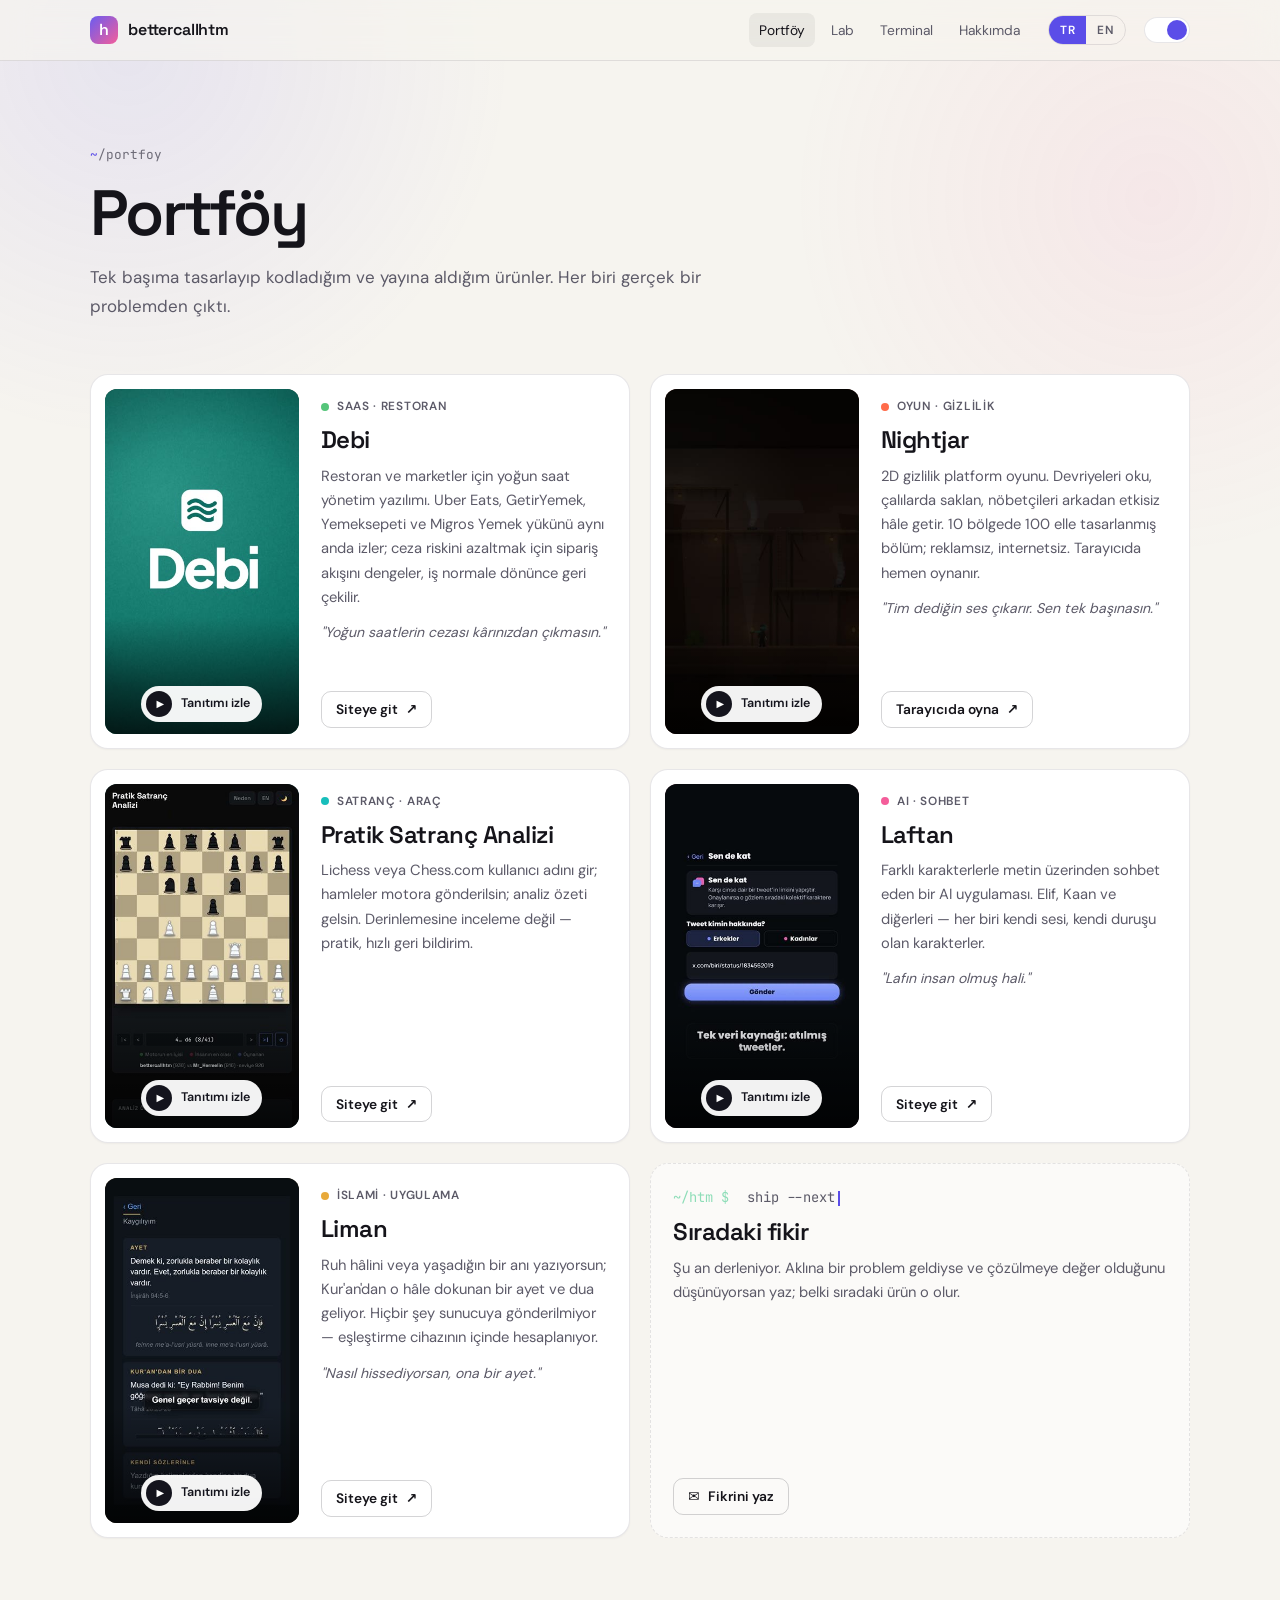
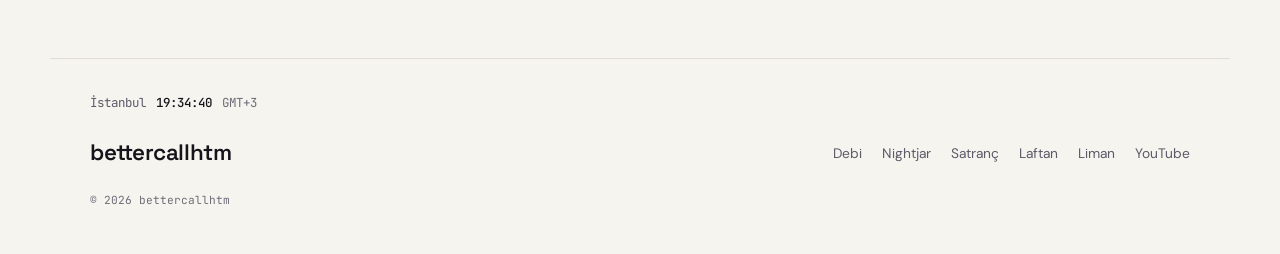
<file: portfoy/index.html>
<!doctype html>
<html lang="tr">
<head>
<meta charset="utf-8">
<meta name="viewport" content="width=device-width, initial-scale=1">
<title>Portföy — bettercallhtm</title>
<meta name="description" content="bettercallhtm'in yayındaki ürünleri: Debi, Nightjar, Pratik Satranç Analizi, Laftan, Liman.">
<link rel="canonical" href="https://bettercallhtm.com/portfoy">
<meta property="og:type" content="website">
<meta property="og:site_name" content="bettercallhtm">
<meta property="og:locale" content="tr_TR">
<meta property="og:url" content="https://bettercallhtm.com/portfoy">
<meta property="og:title" content="Portföy — bettercallhtm">
<meta property="og:description" content="Solo founder. Ship > talk. Trading, kod ve satranç.">
<meta property="og:image" content="https://bettercallhtm.com/assets/img/og.png">
<meta property="og:image:width" content="1200">
<meta property="og:image:height" content="630">
<meta property="og:image:alt" content="bettercallhtm. Debi, Satranç, Laftan, Liman.">
<meta name="twitter:card" content="summary_large_image">
<meta name="twitter:site" content="@bett3rcallhtm">
<meta name="twitter:image" content="https://bettercallhtm.com/assets/img/og.png">

<link rel="icon" type="image/svg+xml" href="data:image/svg+xml,%3Csvg xmlns='http://www.w3.org/2000/svg' viewBox='0 0 100 100'%3E%3Cdefs%3E%3ClinearGradient id='g' x1='0' y1='0' x2='1' y2='1'%3E%3Cstop offset='0' stop-color='%236A5CF0'/%3E%3Cstop offset='1' stop-color='%23F45D9A'/%3E%3C/linearGradient%3E%3C/defs%3E%3Crect width='100' height='100' rx='24' fill='url(%23g)'/%3E%3Cg fill='none' stroke='%23fff' stroke-width='12' stroke-linecap='round' stroke-linejoin='round'%3E%3Cpath d='M35 24 V76'/%3E%3Cpath d='M35 52 C35 40 44 36 52 36 C61 36 67 43 67 54 V76'/%3E%3C/g%3E%3C/svg%3E">
<meta name="theme-color" content="#F6F4EF" media="(prefers-color-scheme: light)">
<meta name="theme-color" content="#0E0F14" media="(prefers-color-scheme: dark)">

<script>
  (function () {
    var d = document.documentElement;
    d.classList.add('js');
    try {
      var t = localStorage.getItem('theme');
      if (t === 'light' || t === 'dark') d.setAttribute('data-theme', t);
    } catch (e) {}
  })();
</script>

<link rel="preload" href="/assets/fonts/space-grotesk-600-latin.woff2" as="font" type="font/woff2" crossorigin>
<link rel="preload" href="/assets/fonts/dm-sans-latin.woff2" as="font" type="font/woff2" crossorigin>
<link rel="stylesheet" href="/assets/style.css">
</head>
<body>

<a class="skip" href="#main" data-tr="İçeriğe geç" data-en="Skip to content">İçeriğe geç</a>

<div class="bg-fx" aria-hidden="true"></div>

<!-- ── header ── -->
<header class="top">
  <nav class="nav wrap">
    <a href="/" class="brand" aria-label="bettercallhtm">
      <span class="brand-mark" aria-hidden="true">h</span>
      <span class="brand-name">bettercallhtm</span>
    </a>
    <div class="nav-right">
      <ul class="nav-links">
        <li><a href="/portfoy" aria-current="page"><span data-tr="Portföy" data-en="Portfolio">Portföy</span></a></li>
        <li><a href="/lab"><span>Lab</span></a></li>
        <li><a href="/terminal"><span>Terminal</span></a></li>
        <li><a href="/hakkimda"><span data-tr="Hakkımda" data-en="About">Hakkımda</span></a></li>
      </ul>
      <div class="lang-switch" role="group" aria-label="Dil / Language">
        <button class="lang-opt" data-lang="tr" aria-pressed="true">TR</button>
        <button class="lang-opt" data-lang="en" aria-pressed="false">EN</button>
      </div>
      <button class="switch" id="theme-switch" role="switch" aria-checked="true"
              data-tr-label="Koyu tema" data-en-label="Dark theme" aria-label="Koyu tema">
        <span class="switch-knob"></span>
      </button>
    </div>
  </nav>
  <div class="progress" id="progress" aria-hidden="true"></div>
</header>

<main id="main">

  <!-- ── page head ── -->
  <section class="page-head wrap">
    <p class="crumb"><a href="/">~</a>/portfoy</p>
    <h1 class="page-title" data-tr="Portföy" data-en="Portfolio">Portföy</h1>
    <p class="page-lead" data-tr="Tek başıma tasarlayıp kodladığım ve yayına aldığım ürünler. Her biri gerçek bir problemden çıktı." data-en="Products I designed, built and shipped on my own. Each one came out of a real problem.">Tek başıma tasarlayıp kodladığım ve yayına aldığım ürünler. Her biri gerçek bir problemden çıktı.</p>
  </section>
  <!-- ── portfolio ── -->
  <section class="page-body wrap" id="projects">

    <div class="grid">

      <article class="card rv" style="--c:#55C57A; --d:0ms">
        <button class="card-video" data-video="Gc_EkGWZ7jY"
                data-tr-label="Debi tanıtım filmini izle" data-en-label="Watch the Debi promo"
                aria-label="Debi tanıtım filmini izle">
          <img class="video-thumb" src="/assets/img/promo-debi.jpg" alt="" width="360" height="640" loading="lazy" decoding="async">
          <span class="video-poster">
            <span class="video-cta"><span class="play" aria-hidden="true">&#9654;</span><span class="video-label" data-tr="Tanıtımı izle" data-en="Watch the promo">Tanıtımı izle</span></span>
          </span>
        </button>
        <div class="card-main">
          <p class="card-cat" data-tr="SaaS · Restoran" data-en="SaaS · Restaurant">SaaS · Restoran</p>
          <h3 class="card-name"><a href="https://getdebi.com/" target="_blank" rel="noopener">Debi</a></h3>
          <p class="card-desc"
             data-tr="Restoran ve marketler için yoğun saat yönetim yazılımı. Uber Eats, GetirYemek, Yemeksepeti ve Migros Yemek yükünü aynı anda izler; ceza riskini azaltmak için sipariş akışını dengeler, iş normale dönünce geri çekilir."
             data-en="Rush-hour management software for restaurants and markets. It watches Uber Eats, GetirYemek, Yemeksepeti and Migros Yemek load at once; balances order flow to cut penalty risk, then eases off once things calm down.">Restoran ve marketler için yoğun saat yönetim yazılımı. Uber Eats, GetirYemek, Yemeksepeti ve Migros Yemek yükünü aynı anda izler; ceza riskini azaltmak için sipariş akışını dengeler, iş normale dönünce geri çekilir.</p>
          <p class="card-tag" data-tr="&quot;Yoğun saatlerin cezası kârınızdan çıkmasın.&quot;" data-en="&quot;Don't let rush-hour penalties eat your profit.&quot;">"Yoğun saatlerin cezası kârınızdan çıkmasın."</p>
          <a class="card-open" href="https://getdebi.com/" target="_blank" rel="noopener">
            <span data-tr="Siteye git" data-en="Visit site">Siteye git</span> <span aria-hidden="true">↗</span>
          </a>
        </div>
      </article>

      <article class="card rv" style="--c:#FF6B4A; --d:90ms">
        <button class="card-video" data-video="f0lNdKLnGBc"
                data-tr-label="Nightjar tanıtım filmini izle" data-en-label="Watch the Nightjar promo"
                aria-label="Nightjar tanıtım filmini izle">
          <img class="video-thumb" src="/assets/img/promo-nightjar.jpg" alt="" width="360" height="640" loading="lazy" decoding="async">
          <span class="video-poster">
            <span class="video-cta"><span class="play" aria-hidden="true">&#9654;</span><span class="video-label" data-tr="Tanıtımı izle" data-en="Watch the promo">Tanıtımı izle</span></span>
          </span>
        </button>
        <div class="card-main">
          <p class="card-cat" data-tr="Oyun · Gizlilik" data-en="Game · Stealth">Oyun · Gizlilik</p>
          <h3 class="card-name"><a href="/nightjar" target="_blank" rel="noopener">Nightjar</a></h3>
          <p class="card-desc"
             data-tr="2D gizlilik platform oyunu. Devriyeleri oku, çalılarda saklan, nöbetçileri arkadan etkisiz hâle getir. 10 bölgede 100 elle tasarlanmış bölüm; reklamsız, internetsiz. Tarayıcıda hemen oynanır."
             data-en="A 2D stealth platformer. Read the patrols, hide in the bushes, take guards down from behind. 100 hand-made levels across 10 regions; no ads, fully offline. Plays right in your browser.">2D gizlilik platform oyunu. Devriyeleri oku, çalılarda saklan, nöbetçileri arkadan etkisiz hâle getir. 10 bölgede 100 elle tasarlanmış bölüm; reklamsız, internetsiz. Tarayıcıda hemen oynanır.</p>
          <p class="card-tag" data-tr="&quot;Tim dediğin ses çıkarır. Sen tek başınasın.&quot;" data-en="&quot;Teams make noise. You go alone.&quot;">"Tim dediğin ses çıkarır. Sen tek başınasın."</p>
          <a class="card-open" href="/nightjar" target="_blank" rel="noopener">
            <span data-tr="Tarayıcıda oyna" data-en="Play in browser">Tarayıcıda oyna</span> <span aria-hidden="true">↗</span>
          </a>
        </div>
      </article>

      <article class="card rv" style="--c:#17BEBB; --d:0ms">
        <button class="card-video" data-video="3MTliR243Kk"
                data-tr-label="Pratik Satranç Analizi tanıtım filmini izle" data-en-label="Watch the Quick Chess Analysis promo"
                aria-label="Pratik Satranç Analizi tanıtım filmini izle">
          <img class="video-thumb" src="/assets/img/promo-chess.jpg" alt="" width="360" height="640" loading="lazy" decoding="async">
          <span class="video-poster">
            <span class="video-cta"><span class="play" aria-hidden="true">&#9654;</span><span class="video-label" data-tr="Tanıtımı izle" data-en="Watch the promo">Tanıtımı izle</span></span>
          </span>
        </button>
        <div class="card-main">
          <p class="card-cat" data-tr="Satranç · Araç" data-en="Chess · Tool">Satranç · Araç</p>
          <h3 class="card-name"><a href="https://pratiksatrancanaliz.getdebihook.com/" target="_blank" rel="noopener"><span data-tr="Pratik Satranç Analizi" data-en="Quick Chess Analysis">Pratik Satranç Analizi</span></a></h3>
          <p class="card-desc"
             data-tr="Lichess veya Chess.com kullanıcı adını gir; hamleler motora gönderilsin; analiz özeti gelsin. Derinlemesine inceleme değil — pratik, hızlı geri bildirim."
             data-en="Enter your Lichess or Chess.com username; your moves go to the engine; you get an analysis summary. Not a deep dive — quick, practical feedback.">Lichess veya Chess.com kullanıcı adını gir; hamleler motora gönderilsin; analiz özeti gelsin. Derinlemesine inceleme değil — pratik, hızlı geri bildirim.</p>
          <a class="card-open" href="https://pratiksatrancanaliz.getdebihook.com/" target="_blank" rel="noopener">
            <span data-tr="Siteye git" data-en="Visit site">Siteye git</span> <span aria-hidden="true">↗</span>
          </a>
        </div>
      </article>

      <article class="card rv" style="--c:#F45D9A; --d:90ms">
        <button class="card-video" data-video="nBwOXwsU0do"
                data-tr-label="Laftan tanıtım filmini izle" data-en-label="Watch the Laftan promo"
                aria-label="Laftan tanıtım filmini izle">
          <img class="video-thumb" src="/assets/img/promo-laftan.jpg" alt="" width="360" height="640" loading="lazy" decoding="async">
          <span class="video-poster">
            <span class="video-cta"><span class="play" aria-hidden="true">&#9654;</span><span class="video-label" data-tr="Tanıtımı izle" data-en="Watch the promo">Tanıtımı izle</span></span>
          </span>
        </button>
        <div class="card-main">
          <p class="card-cat" data-tr="AI · Sohbet" data-en="AI · Chat">AI · Sohbet</p>
          <h3 class="card-name"><a href="https://laftan.vercel.app/" target="_blank" rel="noopener">Laftan</a></h3>
          <p class="card-desc"
             data-tr="Farklı karakterlerle metin üzerinden sohbet eden bir AI uygulaması. Elif, Kaan ve diğerleri — her biri kendi sesi, kendi duruşu olan karakterler."
             data-en="An AI app for chatting by text with distinct characters. Elif, Kaan and others — each with their own voice and attitude.">Farklı karakterlerle metin üzerinden sohbet eden bir AI uygulaması. Elif, Kaan ve diğerleri — her biri kendi sesi, kendi duruşu olan karakterler.</p>
          <p class="card-tag" data-tr="&quot;Lafın insan olmuş hali.&quot;" data-en="&quot;Words, in human form.&quot;">"Lafın insan olmuş hali."</p>
          <a class="card-open" href="https://laftan.vercel.app/" target="_blank" rel="noopener">
            <span data-tr="Siteye git" data-en="Visit site">Siteye git</span> <span aria-hidden="true">↗</span>
          </a>
        </div>
      </article>

      <article class="card rv" style="--c:#E8A93A; --d:0ms">
        <button class="card-video" data-video="bjtk8aWE45w"
                data-tr-label="Liman tanıtım filmini izle" data-en-label="Watch the Liman promo"
                aria-label="Liman tanıtım filmini izle">
          <img class="video-thumb" src="/assets/img/promo-liman.jpg" alt="" width="360" height="640" loading="lazy" decoding="async">
          <span class="video-poster">
            <span class="video-cta"><span class="play" aria-hidden="true">&#9654;</span><span class="video-label" data-tr="Tanıtımı izle" data-en="Watch the promo">Tanıtımı izle</span></span>
          </span>
        </button>
        <div class="card-main">
          <p class="card-cat" data-tr="İslami · Uygulama" data-en="Faith · App">İslami · Uygulama</p>
          <h3 class="card-name"><a href="https://liman-eosin.vercel.app/" target="_blank" rel="noopener">Liman</a></h3>
          <p class="card-desc"
             data-tr="Ruh hâlini veya yaşadığın bir anı yazıyorsun; Kur'an'dan o hâle dokunan bir ayet ve dua geliyor. Hiçbir şey sunucuya gönderilmiyor — eşleştirme cihazının içinde hesaplanıyor."
             data-en="You write how you feel or something you're going through; a verse from the Qur'an that speaks to that state, plus a prayer, comes back. Nothing is sent to a server — the matching runs on your device.">Ruh hâlini veya yaşadığın bir anı yazıyorsun; Kur'an'dan o hâle dokunan bir ayet ve dua geliyor. Hiçbir şey sunucuya gönderilmiyor — eşleştirme cihazının içinde hesaplanıyor.</p>
          <p class="card-tag" data-tr="&quot;Nasıl hissediyorsan, ona bir ayet.&quot;" data-en="&quot;However you feel, a verse for it.&quot;">"Nasıl hissediyorsan, ona bir ayet."</p>
          <a class="card-open" href="https://liman-eosin.vercel.app/" target="_blank" rel="noopener">
            <span data-tr="Siteye git" data-en="Visit site">Siteye git</span> <span aria-hidden="true">↗</span>
          </a>
        </div>
      </article>

      <article class="card card-next rv" style="--d:90ms">
        <div class="card-main">
          <p class="next-code" aria-hidden="true"><span class="t-ps">~/htm $</span> ship --next<span class="caret"></span></p>
          <h3 class="card-name" data-tr="Sıradaki fikir" data-en="Next idea">Sıradaki fikir</h3>
          <p class="card-desc"
             data-tr="Şu an derleniyor. Aklına bir problem geldiyse ve çözülmeye değer olduğunu düşünüyorsan yaz; belki sıradaki ürün o olur."
             data-en="Compiling right now. If you have a problem you think is worth solving, write to me. It might be the next product.">Şu an derleniyor. Aklına bir problem geldiyse ve çözülmeye değer olduğunu düşünüyorsan yaz; belki sıradaki ürün o olur.</p>
          <a class="card-open" href="https://mail.google.com/mail/?view=cm&amp;fs=1&amp;to=bettercallhtm@gmail.com" target="_blank" rel="noopener">
            <span aria-hidden="true">✉</span> <span data-tr="Fikrini yaz" data-en="Pitch an idea">Fikrini yaz</span>
          </a>
        </div>
      </article>

    </div>
  </section>


</main>

<!-- ── footer ── -->
<footer class="footer wrap">
  <div class="foot-top">
    <div class="foot-clock">İstanbul <b id="clock">--:--:--</b> <span>GMT+3</span></div>
  </div>
  <div class="foot-bottom">
    <span class="footer-sig">bettercallhtm</span>
    <ul class="footer-links">
      <li><a href="https://getdebi.com" target="_blank" rel="noopener">Debi</a></li>
      <li><a href="/nightjar" target="_blank" rel="noopener">Nightjar</a></li>
      <li><a href="https://pratiksatrancanaliz.getdebihook.com" target="_blank" rel="noopener" data-tr="Satranç" data-en="Chess">Satranç</a></li>
      <li><a href="https://laftan.vercel.app" target="_blank" rel="noopener">Laftan</a></li>
      <li><a href="https://liman-eosin.vercel.app" target="_blank" rel="noopener">Liman</a></li>
      <li><a href="https://www.youtube.com/@bettercallhtm" target="_blank" rel="noopener">YouTube</a></li>
    </ul>
  </div>
  <div class="foot-meta">
    <span>© 2026 bettercallhtm</span>
  </div>
</footer>

<!-- ── video lightbox ── -->
<div class="lightbox" id="lightbox" hidden>
  <div class="lb-backdrop" data-close></div>
  <div class="lb-content">
    <button class="lb-close" data-close aria-label="Kapat">&times;</button>
    <div class="lb-frame">
      <iframe id="lb-iframe" title="Tanıtım filmi"
        allow="autoplay; encrypted-media; picture-in-picture; fullscreen" allowfullscreen></iframe>
      <video id="lb-video" controls playsinline preload="none" hidden></video>
    </div>
    <a class="lb-yt" id="lb-yt" href="#" target="_blank" rel="noopener"
       data-tr="YouTube'da aç ↗" data-en="Open on YouTube ↗">YouTube'da aç ↗</a>
  </div>
</div>

<div class="toast" id="toast" role="status" aria-live="polite"></div>

<script src="/assets/app.js" defer></script>
</body>
</html>
</file>
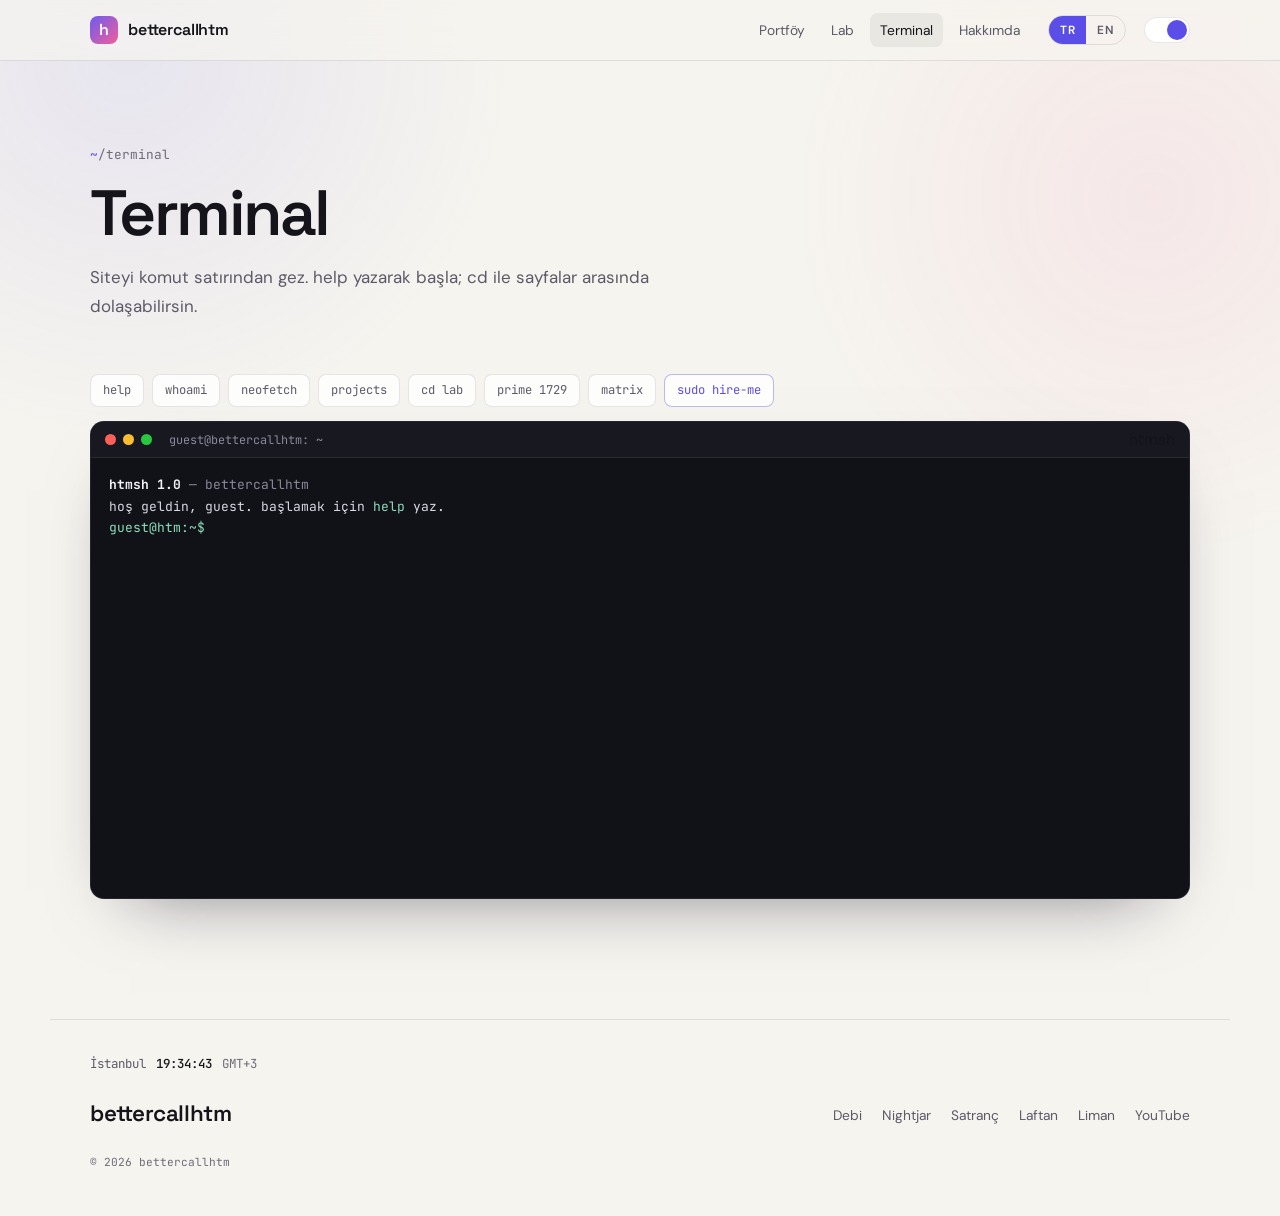
<file: terminal/index.html>
<!doctype html>
<html lang="tr">
<head>
<meta charset="utf-8">
<meta name="viewport" content="width=device-width, initial-scale=1">
<title>Terminal — bettercallhtm</title>
<meta name="description" content="bettercallhtm'i komut satırından gez: htmsh 1.0.">
<link rel="canonical" href="https://bettercallhtm.com/terminal">
<meta property="og:type" content="website">
<meta property="og:site_name" content="bettercallhtm">
<meta property="og:locale" content="tr_TR">
<meta property="og:url" content="https://bettercallhtm.com/terminal">
<meta property="og:title" content="Terminal — bettercallhtm">
<meta property="og:description" content="Solo founder. Ship > talk. Trading, kod ve satranç.">
<meta property="og:image" content="https://bettercallhtm.com/assets/img/og.png">
<meta property="og:image:width" content="1200">
<meta property="og:image:height" content="630">
<meta property="og:image:alt" content="bettercallhtm. Debi, Satranç, Laftan, Liman.">
<meta name="twitter:card" content="summary_large_image">
<meta name="twitter:site" content="@bett3rcallhtm">
<meta name="twitter:image" content="https://bettercallhtm.com/assets/img/og.png">

<link rel="icon" type="image/svg+xml" href="data:image/svg+xml,%3Csvg xmlns='http://www.w3.org/2000/svg' viewBox='0 0 100 100'%3E%3Cdefs%3E%3ClinearGradient id='g' x1='0' y1='0' x2='1' y2='1'%3E%3Cstop offset='0' stop-color='%236A5CF0'/%3E%3Cstop offset='1' stop-color='%23F45D9A'/%3E%3C/linearGradient%3E%3C/defs%3E%3Crect width='100' height='100' rx='24' fill='url(%23g)'/%3E%3Cg fill='none' stroke='%23fff' stroke-width='12' stroke-linecap='round' stroke-linejoin='round'%3E%3Cpath d='M35 24 V76'/%3E%3Cpath d='M35 52 C35 40 44 36 52 36 C61 36 67 43 67 54 V76'/%3E%3C/g%3E%3C/svg%3E">
<meta name="theme-color" content="#F6F4EF" media="(prefers-color-scheme: light)">
<meta name="theme-color" content="#0E0F14" media="(prefers-color-scheme: dark)">

<script>
  (function () {
    var d = document.documentElement;
    d.classList.add('js');
    try {
      var t = localStorage.getItem('theme');
      if (t === 'light' || t === 'dark') d.setAttribute('data-theme', t);
    } catch (e) {}
  })();
</script>

<link rel="preload" href="/assets/fonts/space-grotesk-600-latin.woff2" as="font" type="font/woff2" crossorigin>
<link rel="preload" href="/assets/fonts/dm-sans-latin.woff2" as="font" type="font/woff2" crossorigin>
<link rel="stylesheet" href="/assets/style.css">
</head>
<body>

<a class="skip" href="#main" data-tr="İçeriğe geç" data-en="Skip to content">İçeriğe geç</a>

<div class="bg-fx" aria-hidden="true"></div>

<!-- ── header ── -->
<header class="top">
  <nav class="nav wrap">
    <a href="/" class="brand" aria-label="bettercallhtm">
      <span class="brand-mark" aria-hidden="true">h</span>
      <span class="brand-name">bettercallhtm</span>
    </a>
    <div class="nav-right">
      <ul class="nav-links">
        <li><a href="/portfoy"><span data-tr="Portföy" data-en="Portfolio">Portföy</span></a></li>
        <li><a href="/lab"><span>Lab</span></a></li>
        <li><a href="/terminal" aria-current="page"><span>Terminal</span></a></li>
        <li><a href="/hakkimda"><span data-tr="Hakkımda" data-en="About">Hakkımda</span></a></li>
      </ul>
      <div class="lang-switch" role="group" aria-label="Dil / Language">
        <button class="lang-opt" data-lang="tr" aria-pressed="true">TR</button>
        <button class="lang-opt" data-lang="en" aria-pressed="false">EN</button>
      </div>
      <button class="switch" id="theme-switch" role="switch" aria-checked="true"
              data-tr-label="Koyu tema" data-en-label="Dark theme" aria-label="Koyu tema">
        <span class="switch-knob"></span>
      </button>
    </div>
  </nav>
  <div class="progress" id="progress" aria-hidden="true"></div>
</header>

<main id="main">

  <!-- ── page head ── -->
  <section class="page-head wrap">
    <p class="crumb"><a href="/">~</a>/terminal</p>
    <h1 class="page-title">Terminal</h1>
    <p class="page-lead" data-tr="Siteyi komut satırından gez. help yazarak başla; cd ile sayfalar arasında dolaşabilirsin." data-en="Browse the site from a command line. Start with help; use cd to move between pages.">Siteyi komut satırından gez. help yazarak başla; cd ile sayfalar arasında dolaşabilirsin.</p>
  </section>
  <!-- ── terminal ── -->
  <section class="page-body wrap" id="terminal">
    <div class="term-chips rv" role="group" aria-label="Hızlı komutlar">
      <button class="term-chip" data-cmd="help">help</button>
      <button class="term-chip" data-cmd="whoami">whoami</button>
      <button class="term-chip" data-cmd="neofetch">neofetch</button>
      <button class="term-chip" data-cmd="projects">projects</button>
      <button class="term-chip" data-cmd="cd lab">cd lab</button>
      <button class="term-chip" data-cmd="prime 1729">prime 1729</button>
      <button class="term-chip" data-cmd="matrix">matrix</button>
      <button class="term-chip hot" data-cmd="sudo hire-me">sudo hire-me</button>
    </div>
    <div class="term rv">
      <div class="win-bar">
        <i></i><i></i><i></i>
        <span class="win-title">guest@bettercallhtm: ~</span>
        <span class="win-badge">htmsh</span>
      </div>
      <div class="term-body" id="term-body">
        <div id="term-out" aria-live="polite"></div>
        <div class="term-line">
          <label class="t-ps" for="term-in">guest@htm:~$</label>
          <input id="term-in" type="text" autocomplete="off" autocapitalize="off" spellcheck="false" enterkeyhint="send">
        </div>
      </div>
    </div>
  </section>


</main>

<!-- ── footer ── -->
<footer class="footer wrap">
  <div class="foot-top">
    <div class="foot-clock">İstanbul <b id="clock">--:--:--</b> <span>GMT+3</span></div>
  </div>
  <div class="foot-bottom">
    <span class="footer-sig">bettercallhtm</span>
    <ul class="footer-links">
      <li><a href="https://getdebi.com" target="_blank" rel="noopener">Debi</a></li>
      <li><a href="/nightjar" target="_blank" rel="noopener">Nightjar</a></li>
      <li><a href="https://pratiksatrancanaliz.getdebihook.com" target="_blank" rel="noopener" data-tr="Satranç" data-en="Chess">Satranç</a></li>
      <li><a href="https://laftan.vercel.app" target="_blank" rel="noopener">Laftan</a></li>
      <li><a href="https://liman-eosin.vercel.app" target="_blank" rel="noopener">Liman</a></li>
      <li><a href="https://www.youtube.com/@bettercallhtm" target="_blank" rel="noopener">YouTube</a></li>
    </ul>
  </div>
  <div class="foot-meta">
    <span>© 2026 bettercallhtm</span>
  </div>
</footer>

<div class="toast" id="toast" role="status" aria-live="polite"></div>

<script src="/assets/app.js" defer></script>
</body>
</html>
</file>
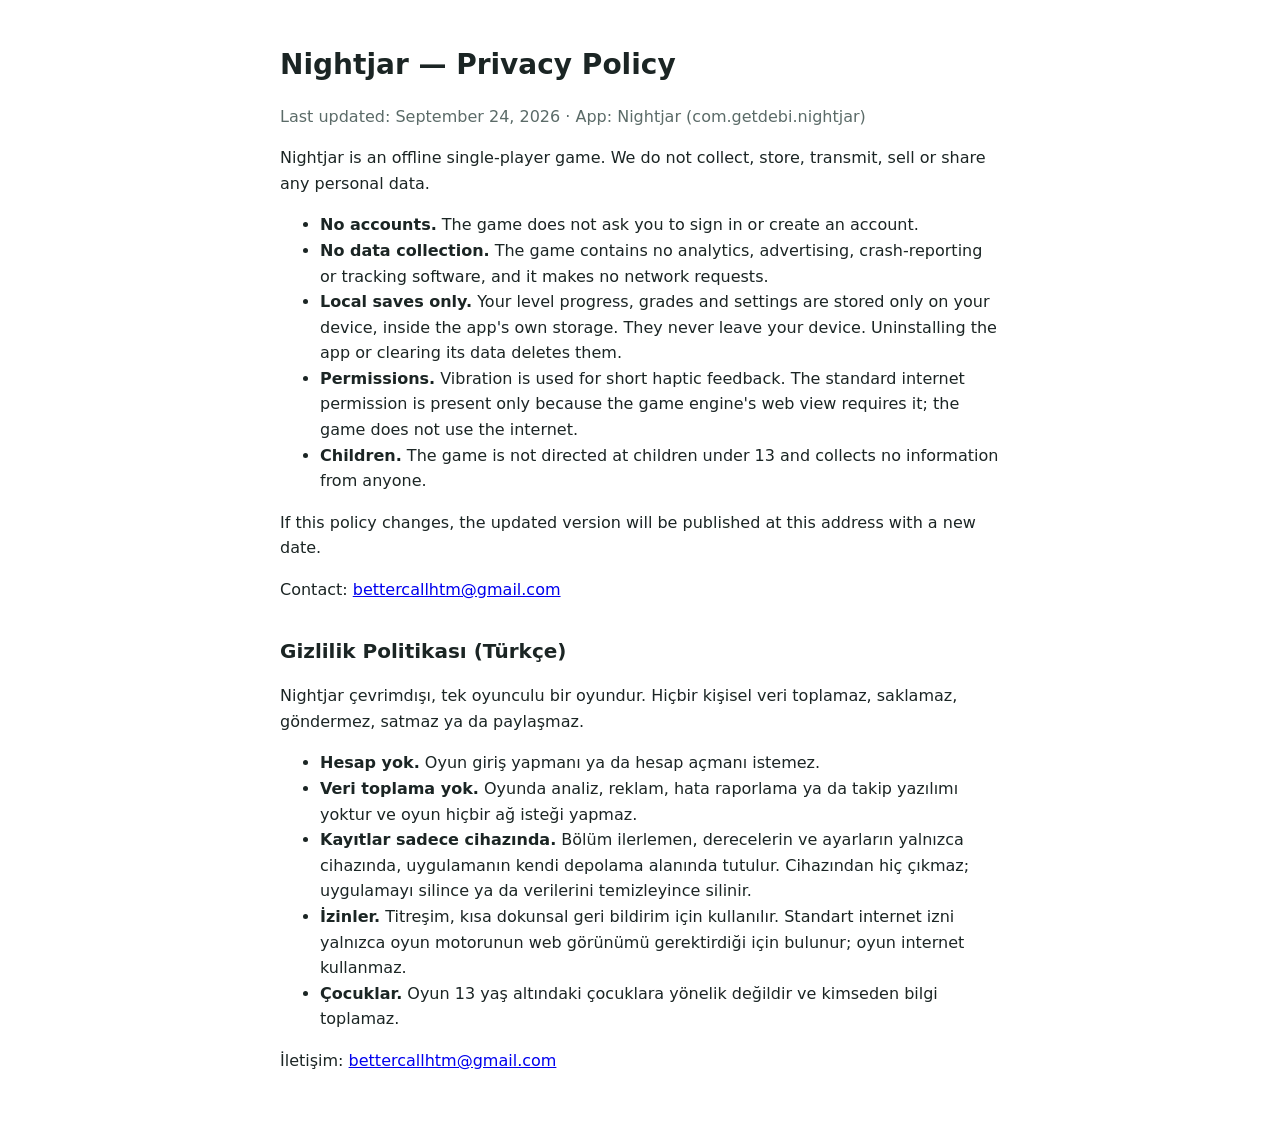
<file: nightjar/privacy.html>
<!doctype html>
<html lang="en">
<head>
<meta charset="utf-8">
<meta name="viewport" content="width=device-width, initial-scale=1">
<title>Nightjar — Privacy Policy</title>
<style>
  body { font: 16px/1.6 system-ui, -apple-system, "Segoe UI", Roboto, sans-serif; max-width: 720px; margin: 0 auto; padding: 24px 16px 48px; color: #1b2524; background: #fff; }
  h1 { font-size: 28px; margin-bottom: 4px; }
  h2 { font-size: 20px; margin-top: 32px; }
  .muted { color: #5b6b68; }
  @media (prefers-color-scheme: dark) { body { background: #0c1614; color: #e8f1ee; } .muted { color: #9fb3ad; } }
</style>
</head>
<body>
<h1>Nightjar — Privacy Policy</h1>
<p class="muted">Last updated: September 24, 2026 · App: Nightjar (com.getdebi.nightjar)</p>

<p>Nightjar is an offline single-player game. We do not collect, store, transmit, sell or share any personal data.</p>
<ul>
  <li><b>No accounts.</b> The game does not ask you to sign in or create an account.</li>
  <li><b>No data collection.</b> The game contains no analytics, advertising, crash-reporting or tracking software, and it makes no network requests.</li>
  <li><b>Local saves only.</b> Your level progress, grades and settings are stored only on your device, inside the app's own storage. They never leave your device. Uninstalling the app or clearing its data deletes them.</li>
  <li><b>Permissions.</b> Vibration is used for short haptic feedback. The standard internet permission is present only because the game engine's web view requires it; the game does not use the internet.</li>
  <li><b>Children.</b> The game is not directed at children under 13 and collects no information from anyone.</li>
</ul>
<p>If this policy changes, the updated version will be published at this address with a new date.</p>
<p>Contact: <a href="mailto:bettercallhtm@gmail.com">bettercallhtm@gmail.com</a></p>

<h2>Gizlilik Politikası (Türkçe)</h2>
<p>Nightjar çevrimdışı, tek oyunculu bir oyundur. Hiçbir kişisel veri toplamaz, saklamaz, göndermez, satmaz ya da paylaşmaz.</p>
<ul>
  <li><b>Hesap yok.</b> Oyun giriş yapmanı ya da hesap açmanı istemez.</li>
  <li><b>Veri toplama yok.</b> Oyunda analiz, reklam, hata raporlama ya da takip yazılımı yoktur ve oyun hiçbir ağ isteği yapmaz.</li>
  <li><b>Kayıtlar sadece cihazında.</b> Bölüm ilerlemen, derecelerin ve ayarların yalnızca cihazında, uygulamanın kendi depolama alanında tutulur. Cihazından hiç çıkmaz; uygulamayı silince ya da verilerini temizleyince silinir.</li>
  <li><b>İzinler.</b> Titreşim, kısa dokunsal geri bildirim için kullanılır. Standart internet izni yalnızca oyun motorunun web görünümü gerektirdiği için bulunur; oyun internet kullanmaz.</li>
  <li><b>Çocuklar.</b> Oyun 13 yaş altındaki çocuklara yönelik değildir ve kimseden bilgi toplamaz.</li>
</ul>
<p>İletişim: <a href="mailto:bettercallhtm@gmail.com">bettercallhtm@gmail.com</a></p>
</body>
</html>
</file>
<file: assets/style.css>
/* ─────────────────────────────────────────────────────────
   bettercallhtm — style.css
   follows the system theme; [data-theme] on <html> overrides it
   ───────────────────────────────────────────────────────── */

/* ── fonts (self-hosted; latin + latin-ext, greek for μ/σ in mono) ── */
@font-face {
  font-family: 'DM Sans';
  font-style: normal;
  font-weight: 400 700;
  font-display: swap;
  src: url("fonts/dm-sans-latin-ext.woff2") format("woff2");
  unicode-range: U+0100-02BA, U+02BD-02C5, U+02C7-02CC, U+02CE-02D7, U+02DD-02FF, U+0304, U+0308, U+0329, U+1D00-1DBF, U+1E00-1E9F, U+1EF2-1EFF, U+2020, U+20A0-20AB, U+20AD-20C0, U+2113, U+2C60-2C7F, U+A720-A7FF;
}
@font-face {
  font-family: 'DM Sans';
  font-style: normal;
  font-weight: 400 700;
  font-display: swap;
  src: url("fonts/dm-sans-latin.woff2") format("woff2");
  unicode-range: U+0000-00FF, U+0131, U+0152-0153, U+02BB-02BC, U+02C6, U+02DA, U+02DC, U+0304, U+0308, U+0329, U+2000-206F, U+20AC, U+2122, U+2191, U+2193, U+2212, U+2215, U+FEFF, U+FFFD;
}
@font-face {
  font-family: 'JetBrains Mono';
  font-style: normal;
  font-weight: 400 700;
  font-display: swap;
  src: url("fonts/jetbrains-mono-greek.woff2") format("woff2");
  unicode-range: U+0370-0377, U+037A-037F, U+0384-038A, U+038C, U+038E-03A1, U+03A3-03FF;
}
@font-face {
  font-family: 'JetBrains Mono';
  font-style: normal;
  font-weight: 400 700;
  font-display: swap;
  src: url("fonts/jetbrains-mono-latin-ext.woff2") format("woff2");
  unicode-range: U+0100-02BA, U+02BD-02C5, U+02C7-02CC, U+02CE-02D7, U+02DD-02FF, U+0304, U+0308, U+0329, U+1D00-1DBF, U+1E00-1E9F, U+1EF2-1EFF, U+2020, U+20A0-20AB, U+20AD-20C0, U+2113, U+2C60-2C7F, U+A720-A7FF;
}
@font-face {
  font-family: 'JetBrains Mono';
  font-style: normal;
  font-weight: 400 700;
  font-display: swap;
  src: url("fonts/jetbrains-mono-latin.woff2") format("woff2");
  unicode-range: U+0000-00FF, U+0131, U+0152-0153, U+02BB-02BC, U+02C6, U+02DA, U+02DC, U+0304, U+0308, U+0329, U+2000-206F, U+20AC, U+2122, U+2191, U+2193, U+2212, U+2215, U+FEFF, U+FFFD;
}
@font-face {
  font-family: 'Space Grotesk';
  font-style: normal;
  font-weight: 600;
  font-display: swap;
  src: url("fonts/space-grotesk-600-latin-ext.woff2") format("woff2");
  unicode-range: U+0100-02BA, U+02BD-02C5, U+02C7-02CC, U+02CE-02D7, U+02DD-02FF, U+0304, U+0308, U+0329, U+1D00-1DBF, U+1E00-1E9F, U+1EF2-1EFF, U+2020, U+20A0-20AB, U+20AD-20C0, U+2113, U+2C60-2C7F, U+A720-A7FF;
}
@font-face {
  font-family: 'Space Grotesk';
  font-style: normal;
  font-weight: 600;
  font-display: swap;
  src: url("fonts/space-grotesk-600-latin.woff2") format("woff2");
  unicode-range: U+0000-00FF, U+0131, U+0152-0153, U+02BB-02BC, U+02C6, U+02DA, U+02DC, U+0304, U+0308, U+0329, U+2000-206F, U+20AC, U+2122, U+2191, U+2193, U+2212, U+2215, U+FEFF, U+FFFD;
}

/* ── tokens ──────────────────────────────────────────── */
:root {
  --bg:           #F6F4EF;
  --bg-rgb:       246, 244, 239;
  --bg-2:         #EFECE5;
  --surface:      #FFFFFF;
  --surface-2:    #F8F6F2;
  --text:         #15141A;
  --text-muted:   #5C5A68;
  --text-dim:     #6E6C78;
  --border:       rgba(20, 18, 30, 0.10);
  --border-strong:rgba(20, 18, 30, 0.18);
  --accent:       #5B4DE8;
  --on-accent:    #FFFFFF;
  --accent-2:     #E0457F;
  --up:           #16935C;
  --down:         #D6405A;
  --sq-a:         #E6E1F2;
  --sq-b:         #FFFFFF;
  --orb-a:        rgba(106, 92, 240, 0.10);
  --orb-b:        rgba(244, 93, 154, 0.08);

  /* code window + terminal stay dark in both themes */
  --win-bg:       #111218;
  --win-bar:      #171820;
  --win-text:     #D9D8E2;
  --win-dim:      #8A899B;
  --win-border:   rgba(255, 255, 255, 0.08);
  --win-accent:   #8EDDB8;

  --font-sans:    'DM Sans', system-ui, -apple-system, 'Segoe UI', sans-serif;
  --font-display: 'Space Grotesk', system-ui, sans-serif;
  --font-mono:    'JetBrains Mono', ui-monospace, SFMono-Regular, Menlo, Consolas, monospace;

  --radius:       18px;
  --ease:         cubic-bezier(.2, .7, .2, 1);
  --header-h:     61px;

  color-scheme: light;
}

@media (prefers-color-scheme: dark) {
  :root:not([data-theme="light"]) {
    --bg:           #0E0F14;
    --bg-rgb:       14, 15, 20;
    --bg-2:         #121319;
    --surface:      #16171F;
    --surface-2:    #1C1D26;
    --text:         #ECEAE4;
    --text-muted:   #9C9BAD;
    --text-dim:     #858496;
    --border:       rgba(255, 255, 255, 0.07);
    --border-strong:rgba(255, 255, 255, 0.14);
    --accent:       #9A8FFF;
    --on-accent:    #0E0F14;
    --accent-2:     #F07AA8;
    --up:           #5FCF98;
    --down:         #F0677F;
    --sq-a:         #232433;
    --sq-b:         #16171F;
    --orb-a:        rgba(143, 132, 255, 0.13);
    --orb-b:        rgba(244, 93, 154, 0.09);
    color-scheme: dark;
  }
}

:root[data-theme="dark"] {
  --bg:           #0E0F14;
  --bg-rgb:       14, 15, 20;
  --bg-2:         #121319;
  --surface:      #16171F;
  --surface-2:    #1C1D26;
  --text:         #ECEAE4;
  --text-muted:   #9C9BAD;
  --text-dim:     #858496;
  --border:       rgba(255, 255, 255, 0.07);
  --border-strong:rgba(255, 255, 255, 0.14);
  --accent:       #9A8FFF;
  --on-accent:    #0E0F14;
  --accent-2:     #F07AA8;
  --up:           #5FCF98;
  --down:         #F0677F;
  --sq-a:         #232433;
  --sq-b:         #16171F;
  --orb-a:        rgba(143, 132, 255, 0.13);
  --orb-b:        rgba(244, 93, 154, 0.09);
  color-scheme: dark;
}

/* ── reset / base ────────────────────────────────────── */
*, *::before, *::after { box-sizing: border-box; margin: 0; padding: 0; }

html {
  scroll-behavior: smooth;
  scroll-padding-top: calc(var(--header-h) + 12px);
  -webkit-text-size-adjust: 100%;
}

body {
  background: var(--bg);
  color: var(--text);
  font-family: var(--font-sans);
  font-size: 16px;
  line-height: 1.6;
  -webkit-font-smoothing: antialiased;
  overflow-x: hidden;
  transition: background-color .3s;
}

a { color: var(--accent); text-decoration: none; }
a:focus-visible, button:focus-visible, input:focus-visible {
  outline: 2px solid var(--accent);
  outline-offset: 3px;
  border-radius: 6px;
}
button { font: inherit; color: inherit; }
img, svg, canvas { display: block; max-width: 100%; }
kbd {
  font-family: var(--font-mono);
  font-size: .72rem;
  padding: 1px 6px;
  border: 1px solid var(--border-strong);
  border-bottom-width: 2px;
  border-radius: 5px;
  color: var(--text);
}
::selection { background: color-mix(in srgb, var(--accent) 35%, transparent); color: var(--text); }

.mono { font-family: var(--font-mono); }
.wrap { max-width: 1180px; margin-inline: auto; padding-inline: clamp(16px, 4vw, 40px); }

.skip {
  position: absolute;
  left: 12px;
  top: -60px;
  z-index: 200;
  background: var(--accent);
  color: var(--on-accent);
  padding: 8px 14px;
  border-radius: 8px;
  font-weight: 600;
}
.skip:focus { top: 12px; }

/* ── background fx ───────────────────────────────────── */
/* two soft, static colour washes — same idea as the original site */
.bg-fx {
  position: fixed;
  inset: 0;
  z-index: -1;
  pointer-events: none;
  background:
    radial-gradient(640px circle at 10% 6%,  var(--orb-a), transparent 60%),
    radial-gradient(600px circle at 90% 22%, var(--orb-b), transparent 60%);
}

/* ── header ──────────────────────────────────────────── */
.top {
  position: sticky;
  top: 0;
  z-index: 40;
  background: rgba(var(--bg-rgb), .72);
  -webkit-backdrop-filter: blur(14px) saturate(140%);
          backdrop-filter: blur(14px) saturate(140%);
  border-bottom: 1px solid var(--border);
}

/* nav */
.nav {
  display: flex;
  align-items: center;
  justify-content: space-between;
  gap: 16px;
  height: 60px;
}
.brand {
  display: inline-flex;
  align-items: center;
  gap: 10px;
  color: var(--text);
  font-family: var(--font-display);
  font-weight: 600;
  font-size: 1rem;
  letter-spacing: -.01em;
}
.brand-mark {
  width: 28px;
  height: 28px;
  border-radius: 8px;
  display: grid;
  place-items: center;
  background: linear-gradient(135deg, #6A5CF0, #F45D9A);
  color: #fff;
  font-weight: 600;
  font-size: 1rem;
  transition: transform .3s var(--ease);
}
.brand:hover .brand-mark { transform: rotate(-8deg); }
@keyframes blink { 50% { opacity: 0; } }

.nav-right { display: flex; align-items: center; gap: 18px; }
.nav-links { list-style: none; display: flex; gap: 6px; }
.nav-links a {
  display: inline-flex;
  align-items: baseline;
  gap: 6px;
  font-size: .86rem;
  color: var(--text-muted);
  padding: 6px 10px;
  border-radius: 8px;
  transition: color .2s, background .2s;
}
.nav-links a:hover, .nav-links a[aria-current="page"] { color: var(--text); background: color-mix(in srgb, var(--text) 6%, transparent); }

.lang-switch {
  display: inline-flex;
  border: 1px solid var(--border);
  border-radius: 999px;
  overflow: hidden;
}
.lang-opt {
  background: none;
  border: none;
  cursor: pointer;
  font-size: .74rem;
  font-weight: 600;
  letter-spacing: .04em;
  color: var(--text-muted);
  padding: 5px 11px;
  transition: background .18s, color .18s;
}
.lang-opt[aria-pressed="true"] { background: var(--accent); color: var(--on-accent); }

.switch {
  width: 46px;
  height: 26px;
  border-radius: 999px;
  border: 1px solid var(--border);
  background: var(--surface);
  position: relative;
  cursor: pointer;
  flex-shrink: 0;
  transition: border-color .2s;
}
.switch:hover { border-color: var(--accent); }
.switch-knob {
  position: absolute;
  top: 2px;
  left: 2px;
  width: 20px;
  height: 20px;
  border-radius: 50%;
  background: var(--accent);
  transform: translateX(20px);
  transition: transform .25s var(--ease);
}
@media (prefers-color-scheme: dark) {
  :root:not([data-theme="light"]) .switch-knob { transform: translateX(0); }
}
:root[data-theme="dark"] .switch-knob { transform: translateX(0); }

.progress {
  position: absolute;
  left: 0;
  right: 0;
  bottom: -1px;
  height: 2px;
  transform-origin: left;
  transform: scaleX(0);
  background: linear-gradient(90deg, var(--accent), var(--accent-2));
  opacity: .8;
}

/* ── buttons ─────────────────────────────────────────── */
.btn {
  display: inline-flex;
  align-items: center;
  gap: 10px;
  padding: 13px 22px;
  border-radius: 12px;
  font-weight: 600;
  font-size: .95rem;
  line-height: 1.2;
  cursor: pointer;
  transition: transform .25s var(--ease), box-shadow .25s, background .25s, border-color .25s, color .25s;
  will-change: transform;
}
.btn-primary {
  background: var(--accent);
  color: var(--on-accent);
}
.btn-primary:hover {
  transform: translateY(-2px);
  box-shadow: 0 12px 28px -12px color-mix(in srgb, var(--accent) 70%, transparent);
}
.btn-ghost {
  color: var(--text);
  border: 1px solid var(--border-strong);
  background: color-mix(in srgb, var(--surface) 60%, transparent);
}
.btn-ghost:hover { border-color: var(--accent); color: var(--accent); transform: translateY(-2px); }
.btn-ghost .mono { color: var(--accent); font-weight: 700; }

/* ── hero ────────────────────────────────────────────── */
.hero { padding-block: clamp(48px, 8vw, 96px) 0; }

.hero-grid {
  display: grid;
  grid-template-columns: minmax(0, 1fr) minmax(0, 380px);
  gap: clamp(32px, 5vw, 72px);
  align-items: center;
}

.hero-headline {
  font-family: var(--font-display);
  font-weight: 600;
  font-size: clamp(2.1rem, 4.6vw, 3.6rem);
  line-height: 1.1;
  letter-spacing: -.03em;
  text-wrap: balance;
  max-width: 21ch;
  margin-bottom: 22px;
  color: var(--text);
}

.hero-id {
  display: flex;
  flex-wrap: wrap;
  align-items: baseline;
  gap: 4px 14px;
  margin-bottom: 18px;
}
.hero-name {
  font-family: var(--font-display);
  font-weight: 600;
  font-size: 1.2rem;
  letter-spacing: -.01em;
}
.hero-role {
  font-family: var(--font-mono);
  font-size: .88rem;
  color: var(--text-muted);
  text-wrap: balance;
}
.role-ps { color: var(--accent); }
.caret {
  display: inline-block;
  width: 2px;
  height: 1.1em;
  margin-left: 3px;
  vertical-align: text-bottom;
  background: var(--accent);
  animation: blink 1.1s steps(1) infinite;
}

.hero-bio {
  font-size: 1.06rem;
  color: var(--text-muted);
  max-width: 58ch;
  line-height: 1.7;
  margin-bottom: 30px;
}
.hero-ctas { display: flex; flex-wrap: wrap; gap: 12px; }

.hero-side { min-width: 0; }

/* shared window chrome */
.win-bar {
  display: flex;
  align-items: center;
  gap: 7px;
  height: 36px;
  padding-inline: 14px;
  background: var(--win-bar);
  border-bottom: 1px solid var(--win-border);
}
.win-bar > i {
  width: 11px;
  height: 11px;
  border-radius: 50%;
  background: #FF5F57;
}
.win-bar > i:nth-child(2) { background: #FEBC2E; }
.win-bar > i:nth-child(3) { background: #28C840; }
.win-title {
  font-family: var(--font-mono);
  font-size: .74rem;
  color: var(--win-dim);
  margin-left: 10px;
  flex: 1;
  white-space: nowrap;
  overflow: hidden;
  text-overflow: ellipsis;
}
.code-win {
  background: var(--win-bg);
  border: 1px solid var(--win-border);
  border-radius: 14px;
  overflow: hidden;
  box-shadow: 0 20px 50px -36px rgba(10, 8, 30, .5);
}
.code-body {
  margin: 0;
  padding: 14px 14px 16px;
  font-family: var(--font-mono);
  font-size: 11px;
  line-height: 1.7;
  color: var(--win-text);
  overflow-x: auto;
  scrollbar-width: thin;
}
.code-body .ln {
  display: inline-block;
  width: 2ch;
  margin-right: 12px;
  text-align: right;
  color: #4A5262;
  user-select: none;
}
.t-k { color: #C792EA; }
.t-v { color: #F2F5F9; }
.t-p { color: #82AAFF; }
.t-s { color: #C3E88D; }
.t-n { color: #F78C6C; }
.t-f { color: #FFCB6B; }
.t-o { color: #89DDFF; }
.t-c { color: #5E6878; font-style: italic; }
/* ── section scaffolding ─────────────────────────────── */
.sec { padding-top: clamp(64px, 9vw, 104px); }
.sec-tight { padding-top: clamp(48px, 6vw, 72px); }
.sec-head {
  display: flex;
  align-items: baseline;
  flex-wrap: wrap;
  gap: 6px 14px;
  margin-bottom: 24px;
}
.sec-title {
  font-family: var(--font-display);
  font-weight: 600;
  font-size: clamp(1.6rem, 3.2vw, 2.2rem);
  letter-spacing: -.03em;
  line-height: 1.1;
}
.sec-rule { flex: 1; height: 1px; background: linear-gradient(90deg, var(--border-strong), transparent); align-self: center; }
.sec-note { font-family: var(--font-mono); font-size: .8rem; color: var(--text-muted); }

/* ── product cards ───────────────────────────────────── */
/* the promo cover is the card's main image; the text column sits beside it */
.grid {
  display: grid;
  grid-template-columns: repeat(2, minmax(0, 1fr));
  gap: 20px;
}
.card {
  --c: var(--accent);
  display: grid;
  grid-template-columns: clamp(120px, 38%, 210px) minmax(0, 1fr);
  gap: 22px;
  align-items: start;
  padding: 14px;
  border: 1px solid var(--border);
  border-radius: var(--radius);
  background: var(--surface);
  box-shadow: 0 1px 2px rgba(20, 18, 30, .04);
  transition: border-color .2s;
}
.card:hover { border-color: var(--border-strong); }

.card-main { display: flex; flex-direction: column; min-width: 0; padding: 8px 8px 6px 0; align-self: stretch; }
.card-cat {
  display: inline-flex;
  align-items: center;
  gap: 8px;
  font-size: .74rem;
  font-weight: 600;
  letter-spacing: .06em;
  text-transform: uppercase;
  color: var(--text-muted);
}
.card-cat::before { content: ""; width: 8px; height: 8px; border-radius: 50%; background: var(--c); flex-shrink: 0; }
.card-name {
  font-family: var(--font-display);
  font-weight: 600;
  font-size: 1.5rem;
  line-height: 1.15;
  letter-spacing: -.02em;
  margin: 10px 0 10px;
}
.card-name a { color: var(--text); }
.card-name a:hover { text-decoration: underline; text-decoration-color: var(--c); text-decoration-thickness: 2px; text-underline-offset: 4px; }
.card-desc { font-size: .92rem; color: var(--text-muted); line-height: 1.65; }
.card-tag { font-style: italic; font-size: .88rem; color: var(--text-muted); margin-top: 12px; }

/* opening the product: a plain outlined button, distinct from the play cover */
.card-open {
  align-self: flex-start;
  display: inline-flex;
  align-items: center;
  gap: 8px;
  margin-top: auto;
  padding: 9px 14px;
  border-radius: 10px;
  border: 1px solid var(--border-strong);
  color: var(--text);
  font-size: .86rem;
  font-weight: 600;
  line-height: 1.2;
  transition: border-color .2s, background .2s;
}
.card-main > :nth-last-child(2) { margin-bottom: 18px; }
.card-open:hover { border-color: var(--c); background: color-mix(in srgb, var(--c) 8%, transparent); }

.card-video {
  width: 100%;
  aspect-ratio: 9 / 16;
  border-radius: 12px;
  overflow: hidden;
  border: 0;
  position: relative;
  display: block;
  cursor: pointer;
  padding: 0;
  background: color-mix(in srgb, var(--c) 30%, #06060a);
}
.video-thumb {
  position: absolute;
  inset: 0;
  width: 100%;
  height: 100%;
  max-width: none;
  object-fit: cover;
}
.video-poster {
  position: absolute;
  inset: 0;
  display: flex;
  align-items: flex-end;
  justify-content: center;
  padding: 12px;
  background: linear-gradient(to top, rgba(0, 0, 0, .72), rgba(0, 0, 0, 0) 34%);
  transition: background .2s;
}
/* play + label sit together at the bottom, so the cover itself stays readable */
.video-cta {
  display: inline-flex;
  align-items: center;
  gap: 9px;
  padding: 5px 12px 5px 5px;
  border-radius: 999px;
  background: rgba(255, 255, 255, .95);
  color: #14141d;
  font-size: .78rem;
  font-weight: 600;
  white-space: nowrap;
  transition: transform .2s;
}
.card-video:hover .video-cta { transform: scale(1.04); }
.play {
  width: 26px;
  height: 26px;
  border-radius: 50%;
  background: #14141d;
  color: #fff;
  display: flex;
  align-items: center;
  justify-content: center;
  font-size: .62rem;
  padding-left: 2px;
}

.card-next {
  grid-template-columns: minmax(0, 1fr);
  padding: 22px;
  border-style: dashed;
  background: color-mix(in srgb, var(--surface) 55%, transparent);
  box-shadow: none;
}
.card-next .card-main { padding: 0; }
.next-code { font-family: var(--font-mono); font-size: .86rem; color: var(--text-muted); }

/* home: link to the full portfolio + quiet list of the other pages */
.more-link { margin-top: 22px; }
.more-link a {
  display: inline-flex;
  flex-wrap: wrap;
  align-items: baseline;
  gap: 4px 12px;
  font-weight: 600;
  color: var(--accent);
}
.more-link a:hover > span:first-child { text-decoration: underline; text-underline-offset: 4px; }
.more-sub { font-weight: 400; font-size: .9rem; color: var(--text-muted); }

.links { list-style: none; border-top: 1px solid var(--border); }
.links li { border-bottom: 1px solid var(--border); }
.links a {
  display: grid;
  grid-template-columns: 9.5em minmax(0, 1fr) auto;
  gap: 4px 20px;
  align-items: baseline;
  padding: 16px 4px;
  color: var(--text);
}
.links-path { font-family: var(--font-mono); font-weight: 700; font-size: .86rem; color: var(--accent); }
.links-desc { color: var(--text-muted); font-size: .94rem; line-height: 1.6; }
.links-go { color: var(--text-dim); transition: transform .2s, color .2s; }
.links a:hover .links-go { color: var(--accent); transform: translateX(3px); }
.links a:hover .links-path { text-decoration: underline; text-underline-offset: 4px; }

/* ── stack ───────────────────────────────────────────── */
.stack-list { list-style: none; display: flex; flex-wrap: wrap; gap: 10px; }
.pill {
  display: inline-flex;
  align-items: center;
  gap: 10px;
  white-space: nowrap;
  padding: 10px 16px;
  border: 1px solid var(--border);
  border-radius: 12px;
  background: color-mix(in srgb, var(--surface) 80%, transparent);
  font-size: .92rem;
  font-weight: 500;
  color: var(--text);
  transition: border-color .2s;
}
.pill:hover { border-color: var(--border-strong); }
.pill i { width: 8px; height: 8px; border-radius: 2px; background: var(--p); }
.pill i.mono-dot { background: var(--text); }

/* ── lab ─────────────────────────────────────────────── */
.lab-grid {
  display: grid;
  grid-template-columns: repeat(2, minmax(0, 1fr));
  gap: 20px;
}
.lab-tile {
  display: flex;
  flex-direction: column;
  gap: 14px;
  padding: 22px;
  border: 1px solid var(--border);
  border-radius: var(--radius);
  background: color-mix(in srgb, var(--surface) 85%, transparent);
  min-width: 0;
}
.lab-tile.wide { grid-column: 1 / -1; }
.lab-head { display: flex; justify-content: space-between; align-items: center; }
.lab-tag {
  font-size: .68rem;
  font-weight: 700;
  letter-spacing: .08em;
  text-transform: uppercase;
  color: var(--accent);
  background: color-mix(in srgb, var(--accent) 12%, transparent);
  padding: 4px 11px;
  border-radius: 999px;
}
.lab-title { font-family: var(--font-display); font-weight: 600; font-size: 1.3rem; letter-spacing: -.02em; line-height: 1.2; }
.lab-desc { color: var(--text-muted); font-size: .92rem; line-height: 1.65; max-width: 720px; }

.lab-canvas {
  width: 100%;
  height: 300px;
  border-radius: 12px;
  background: var(--bg-2);
  border: 1px solid var(--border);
}
.lab-canvas-tall { height: 340px; }
#knight-canvas { cursor: pointer; height: 380px; }
.lab-controls { display: flex; flex-wrap: wrap; align-items: center; gap: 12px 20px; }
.ctl {
  display: inline-flex;
  align-items: center;
  gap: 10px;
  font-family: var(--font-mono);
  font-size: .76rem;
  color: var(--text-muted);
}
.ctl input[type="range"] { width: 150px; accent-color: var(--accent); cursor: pointer; }
.ctl output { min-width: 4ch; color: var(--text); font-weight: 700; font-variant-numeric: tabular-nums; }
.lab-btn {
  display: inline-flex;
  align-items: center;
  gap: 8px;
  padding: 8px 14px;
  border-radius: 9px;
  border: 1px solid var(--border-strong);
  background: var(--surface-2);
  font-family: var(--font-mono);
  font-size: .76rem;
  font-weight: 500;
  cursor: pointer;
  transition: border-color .2s, color .2s, background .2s;
}
.lab-btn:hover { border-color: var(--accent); color: var(--accent); }
.lab-btn:disabled { opacity: .5; cursor: progress; }
.lab-foot {
  display: flex;
  justify-content: space-between;
  align-items: center;
  flex-wrap: wrap;
  gap: 10px 20px;
  padding-top: 12px;
  border-top: 1px dashed var(--border);
}
.lab-readout {
  font-family: var(--font-mono);
  font-size: .78rem;
  color: var(--text-muted);
  display: flex;
  flex-wrap: wrap;
  gap: 6px 18px;
  min-height: 1.5em;
}
.lab-readout b { color: var(--text); font-weight: 700; }
.lab-readout .ok { color: var(--up); }
.lab-readout .bad { color: var(--down); }
.lab-formula {
  font-family: var(--font-mono);
  font-size: .76rem;
  color: var(--accent-2);
  background: color-mix(in srgb, var(--accent-2) 10%, transparent);
  padding: 4px 10px;
  border-radius: 6px;
  white-space: nowrap;
}

/* ── terminal ────────────────────────────────────────── */
.term-chips { display: flex; flex-wrap: wrap; gap: 8px; margin-bottom: 14px; }
.term-chip {
  font-family: var(--font-mono);
  font-size: .76rem;
  padding: 6px 12px;
  border-radius: 8px;
  border: 1px solid var(--border);
  background: color-mix(in srgb, var(--surface) 80%, transparent);
  color: var(--text-muted);
  cursor: pointer;
  transition: border-color .2s, color .2s, transform .2s;
}
.term-chip:hover { border-color: var(--accent); color: var(--accent); transform: translateY(-1px); }
.term-chip.hot { color: var(--accent); border-color: color-mix(in srgb, var(--accent) 40%, transparent); }

.term {
  border-radius: 14px;
  overflow: hidden;
  border: 1px solid var(--win-border);
  background: var(--win-bg);
  box-shadow: 0 30px 70px -40px rgba(10, 8, 30, .55);
}
.term-body {
  height: 440px;
  overflow-y: auto;
  padding: 16px 18px 20px;
  font-family: var(--font-mono);
  font-size: 13px;
  line-height: 1.65;
  color: var(--win-text);
  cursor: text;
  scrollbar-width: thin;
  scrollbar-color: #2A313C transparent;
}
.tl { white-space: pre-wrap; word-break: break-word; }
.tl a { color: var(--win-accent); text-decoration: underline; text-underline-offset: 3px; }
.tl.dim, .tl .dim { color: var(--win-dim); }
.tl.err { color: #F0677F; }
.tl .g { color: var(--win-accent); }
.tl .v { color: #A99FFF; }
.tl .y { color: #EBC878; }
.tl .r { color: #F0677F; }
.tl .c { color: #93B4F5; }
.tl .w { color: #F2F1F6; font-weight: 700; }
.tl table { border-collapse: collapse; }
.tl td { padding: 0 18px 0 0; }
.t-ps { color: var(--win-accent); margin-right: 10px; white-space: nowrap; }
.term-line { display: flex; align-items: baseline; }
#term-in {
  flex: 1;
  min-width: 0;
  background: transparent;
  border: none;
  outline: none;
  color: #F2F1F6;
  font: inherit;
  caret-color: var(--win-accent);
}
.nf { display: flex; flex-wrap: wrap; gap: 6px 28px; align-items: flex-start; }
.nf-art { color: var(--win-accent); line-height: 1.2; margin: 0; font: inherit; }
.nf-swatch { display: inline-block; width: 22px; height: 12px; margin-right: 4px; border-radius: 2px; vertical-align: middle; }

/* ── about ───────────────────────────────────────────── */
.about-grid { max-width: 720px; }
.about-copy { display: flex; flex-direction: column; gap: 18px; }
.about-text { font-size: 1.06rem; line-height: 1.8; }
.interests { list-style: none; display: flex; flex-wrap: wrap; gap: 10px; margin-top: 6px; }
.interests li {
  display: inline-flex;
  align-items: center;
  gap: 9px;
  padding: 8px 14px;
  border: 1px solid var(--border);
  border-radius: 10px;
  font-size: .88rem;
  background: color-mix(in srgb, var(--surface) 70%, transparent);
}
.interests b { color: var(--accent); font-family: var(--font-mono); }
.about-actions { display: flex; align-items: center; flex-wrap: wrap; gap: 20px; margin-top: 12px; }
.socials { display: flex; gap: 10px; flex-wrap: wrap; }
.social {
  width: 42px;
  height: 42px;
  border-radius: 12px;
  border: 1px solid var(--border);
  display: flex;
  align-items: center;
  justify-content: center;
  color: var(--text-muted);
  transition: color .2s, border-color .2s, transform .2s, box-shadow .2s;
}
.social:hover {
  color: var(--accent);
  border-color: var(--accent);
  transform: translateY(-2px);
}
.social svg { width: 18px; height: 18px; fill: currentColor; }

/* a small, light aside — a joke, not a dashboard */
.charsheet {
  max-width: 340px;
  margin-top: 6px;
  padding: 14px 16px 12px;
  border: 1px solid var(--border);
  border-radius: 12px;
  background: color-mix(in srgb, var(--surface) 70%, transparent);
  font-family: var(--font-mono);
}
.cs-title { font-size: .72rem; color: var(--text-dim); margin-bottom: 10px; }
.cs-body { display: flex; flex-direction: column; gap: 7px; }
.cs-row { display: grid; grid-template-columns: 6.5em minmax(0, 1fr) 3.4em; gap: 10px; align-items: center; font-size: .74rem; }
.cs-row > span { color: var(--text-muted); }
.cs-row b { text-align: right; color: var(--text); font-weight: 600; }
.cs-row b em { font-style: normal; color: var(--up); }
.bar { height: 4px; border-radius: 99px; background: color-mix(in srgb, var(--text) 8%, transparent); overflow: hidden; }
.bar i {
  display: block;
  height: 100%;
  width: calc(var(--v) * 1%);
  border-radius: inherit;
  background: var(--accent);
}
.cs-row.low .bar i { background: var(--down); }
.cs-note { font-size: .68rem; color: var(--text-dim); margin-top: 4px; }

/* ── footer ──────────────────────────────────────────── */
.footer {
  margin-top: clamp(72px, 10vw, 120px);
  padding-top: 34px;
  padding-bottom: 44px;
  border-top: 1px solid var(--border);
  display: flex;
  flex-direction: column;
  gap: 22px;
}
.foot-top, .foot-bottom, .foot-meta {
  display: flex;
  justify-content: space-between;
  align-items: center;
  flex-wrap: wrap;
  gap: 12px 24px;
}
.foot-clock { font-family: var(--font-mono); font-size: .78rem; color: var(--text-muted); display: inline-flex; align-items: center; gap: 10px; }
.foot-clock b { color: var(--text); font-weight: 500; font-variant-numeric: tabular-nums; }
.foot-clock span { color: var(--text-dim); }
.footer-sig { font-family: var(--font-display); font-weight: 600; font-size: 1.4rem; letter-spacing: -.02em; }
.footer-links { list-style: none; display: flex; gap: 20px; flex-wrap: wrap; }
.footer-links a { font-size: .86rem; color: var(--text-muted); transition: color .2s; }
.footer-links a:hover { color: var(--accent); }
.foot-meta { font-family: var(--font-mono); font-size: .7rem; color: var(--text-dim); }

/* ── lightbox ────────────────────────────────────────── */
.lightbox { position: fixed; inset: 0; z-index: 120; display: flex; align-items: center; justify-content: center; padding: 20px; }
.lightbox[hidden] { display: none; }
.lb-backdrop { position: absolute; inset: 0; background: rgba(4, 5, 8, .86); -webkit-backdrop-filter: blur(6px); backdrop-filter: blur(6px); }
.lb-content { position: relative; display: flex; flex-direction: column; align-items: center; gap: 14px; }
.lb-frame {
  /* height drives the 9:16 box; capped so the width never exceeds the viewport */
  height: min(80vh, 640px, calc((100vw - 40px) * 16 / 9));
  aspect-ratio: 9 / 16;
  border-radius: 18px;
  overflow: hidden;
  background: #000;
  box-shadow: 0 30px 80px -20px rgba(0, 0, 0, .7), 0 0 0 1px rgba(255, 255, 255, .08);
}
.lb-frame iframe { width: 100%; height: 100%; border: 0; display: block; }
.lb-yt { color: #fff; font-family: var(--font-mono); font-size: .8rem; font-weight: 700; }
.lb-close {
  position: absolute;
  top: -46px;
  right: 0;
  width: 38px;
  height: 38px;
  border-radius: 50%;
  border: 1px solid rgba(255, 255, 255, .25);
  background: rgba(255, 255, 255, .08);
  color: #fff;
  font-size: 1.4rem;
  line-height: 1;
  cursor: pointer;
  display: flex;
  align-items: center;
  justify-content: center;
}
.lb-close:hover { background: rgba(255, 255, 255, .18); }

/* ── matrix + toast ──────────────────────────────────── */
.matrix { position: fixed; inset: 0; z-index: 130; width: 100%; height: 100%; opacity: 0; transition: opacity .5s; cursor: pointer; }
.matrix.on { opacity: 1; }
.toast {
  position: fixed;
  left: 50%;
  bottom: 28px;
  z-index: 140;
  transform: translate(-50%, 20px);
  opacity: 0;
  pointer-events: none;
  padding: 12px 18px;
  border-radius: 12px;
  background: var(--win-bg);
  color: #F2F1F6;
  border: 1px solid var(--win-border);
  font-family: var(--font-mono);
  font-size: .84rem;
  font-weight: 700;
  box-shadow: 0 20px 50px -20px rgba(0, 0, 0, .6);
  transition: opacity .3s, transform .3s var(--ease);
  max-width: calc(100vw - 32px);
}
.toast.on { opacity: 1; transform: translate(-50%, 0); }

/* ── reveal ──────────────────────────────────────────── */
html.js .rv {
  opacity: 0;
  transform: translateY(14px);
  transition: opacity .7s var(--ease), transform .7s var(--ease);
  transition-delay: var(--d, 0ms);
}
html.js .rv.in { opacity: 1; transform: none; }

/* ── sub pages ───────────────────────────────────────── */
.page-head { padding-top: clamp(44px, 7vw, 84px); }
.crumb {
  font-family: var(--font-mono);
  font-size: .8rem;
  color: var(--text-dim);
  margin-bottom: 16px;
}
.crumb a { color: var(--accent); }
.crumb a:hover { text-decoration: underline; text-underline-offset: 3px; }
.page-title {
  font-family: var(--font-display);
  font-weight: 600;
  font-size: clamp(2.4rem, 6vw, 4rem);
  line-height: 1.02;
  letter-spacing: -.04em;
  margin-bottom: 16px;
}
.page-lead { color: var(--text-muted); font-size: 1.06rem; line-height: 1.75; max-width: 640px; }
.page-body { padding-top: clamp(32px, 5vw, 52px); }
.sec-sub { padding-top: clamp(56px, 8vw, 88px); }
.sec-title-sm { font-size: clamp(1.4rem, 2.6vw, 1.8rem); }

/* ── lab extras ──────────────────────────────────────── */
.lab-hint { font-family: var(--font-mono); font-size: .7rem; color: var(--text-dim); }
.ctl-check { cursor: pointer; user-select: none; }
.ctl-check input { accent-color: var(--accent); width: 15px; height: 15px; cursor: pointer; }
#ulam-canvas { height: 340px; cursor: crosshair; }
#bs-canvas { height: 300px; cursor: crosshair; }
#queens-canvas { height: 380px; }

/* local video in the lightbox */
.lb-frame video { width: 100%; height: 100%; display: block; background: #000; object-fit: contain; }
.lb-frame video[hidden], .lb-frame iframe[hidden], .lb-yt[hidden] { display: none; }

/* ── responsive ──────────────────────────────────────── */
@media (max-width: 980px) {
  .hero-grid { grid-template-columns: minmax(0, 1fr); }
  /* the config window is a desktop detail; on smaller screens the products come first */
  .hero-side { display: none; }
  .grid { grid-template-columns: minmax(0, 1fr); }
}
@media (max-width: 820px) {
  /* pages move to a bottom tab bar. The header's backdrop-filter would make it the
     containing block for position:fixed children, so it goes opaque instead. */
  .top { -webkit-backdrop-filter: none; backdrop-filter: none; background: rgba(var(--bg-rgb), .95); }
  .nav-links {
    position: fixed;
    left: 0;
    right: 0;
    bottom: 0;
    z-index: 45;
    justify-content: space-around;
    gap: 0;
    padding: 6px 8px calc(6px + env(safe-area-inset-bottom));
    background: rgba(var(--bg-rgb), .9);
    -webkit-backdrop-filter: blur(14px) saturate(140%);
            backdrop-filter: blur(14px) saturate(140%);
    border-top: 1px solid var(--border);
  }
  .nav-links li { flex: 1; display: flex; }
  .nav-links a { flex: 1; justify-content: center; padding: 10px 4px; font-size: .82rem; font-weight: 500; }
  .nav-links a[aria-current="page"] { color: var(--accent); background: color-mix(in srgb, var(--accent) 12%, transparent); }
  body { padding-bottom: calc(58px + env(safe-area-inset-bottom)); }
  .toast { bottom: calc(76px + env(safe-area-inset-bottom)); }
  .lab-grid { grid-template-columns: minmax(0, 1fr); }
}
@media (max-width: 560px) {
  :root { --header-h: 55px; }
  .nav { height: 54px; gap: 10px; }
  .nav-right { gap: 10px; }
  .hero { padding-top: 36px; }
  .hero-bio { font-size: 1rem; }
  /* stacked card: the cover leads, cropped to 4:5 so it doesn't swallow the screen */
  .card { grid-template-columns: minmax(0, 1fr); gap: 16px; padding: 12px; }
  .card-video { aspect-ratio: 4 / 5; }
  .card-main { padding: 0 6px 6px; }
  .links a { grid-template-columns: minmax(0, 1fr) auto; }
  .links-desc { grid-column: 1; }
  .links-go { grid-row: 1; grid-column: 2; }
  .lab-tile { padding: 16px; }
  .lab-canvas { height: 260px; }
  .lab-canvas-tall { height: 280px; }
  #knight-canvas { height: 320px; }
  .ctl input[type="range"] { width: 110px; }
  .term-body { height: 380px; font-size: 12px; padding: 14px; }
  /* close button sits above the video instead of over the player's own controls */
  .lb-content { align-items: stretch; gap: 10px; }
  .lb-close { position: static; align-self: flex-end; }
  .lb-frame { height: min(calc(100svh - 150px), 640px, calc((100vw - 40px) * 16 / 9)); align-self: center; }
  .lb-yt { align-self: center; }
  .foot-meta { flex-direction: column; align-items: flex-start; }
}
@media (max-width: 370px) {
  .brand { gap: 8px; font-size: .94rem; }
  .brand-mark { width: 26px; height: 26px; }
  .lang-opt { padding: 5px 8px; }
  .switch { width: 42px; }
  .switch-knob { transform: translateX(16px); }
}

/* ── reduced motion ──────────────────────────────────── */
@media (prefers-reduced-motion: reduce) {
  html { scroll-behavior: auto; }
  *, *::before, *::after {
    animation-duration: .001ms !important;
    animation-iteration-count: 1 !important;
    transition-duration: .001ms !important;
  }
  html.js .rv { opacity: 1; transform: none; }
}
</file>
